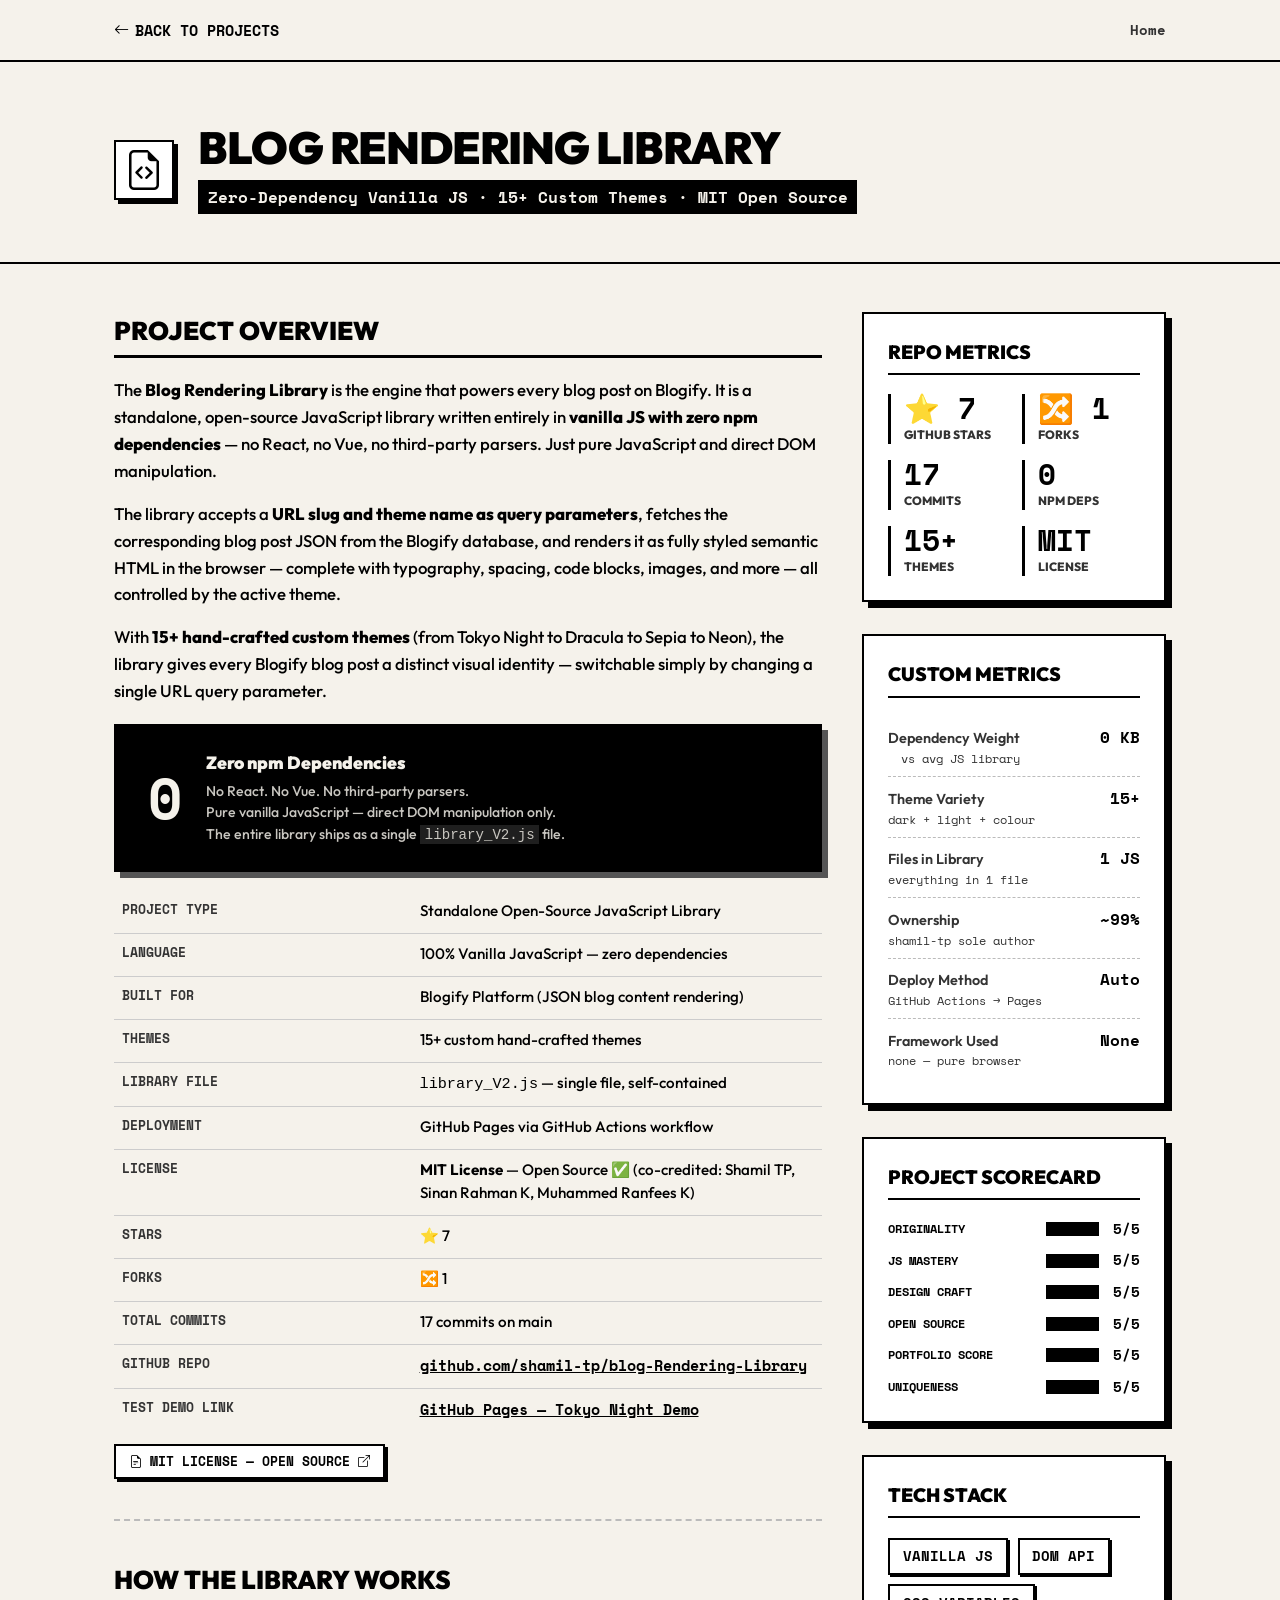
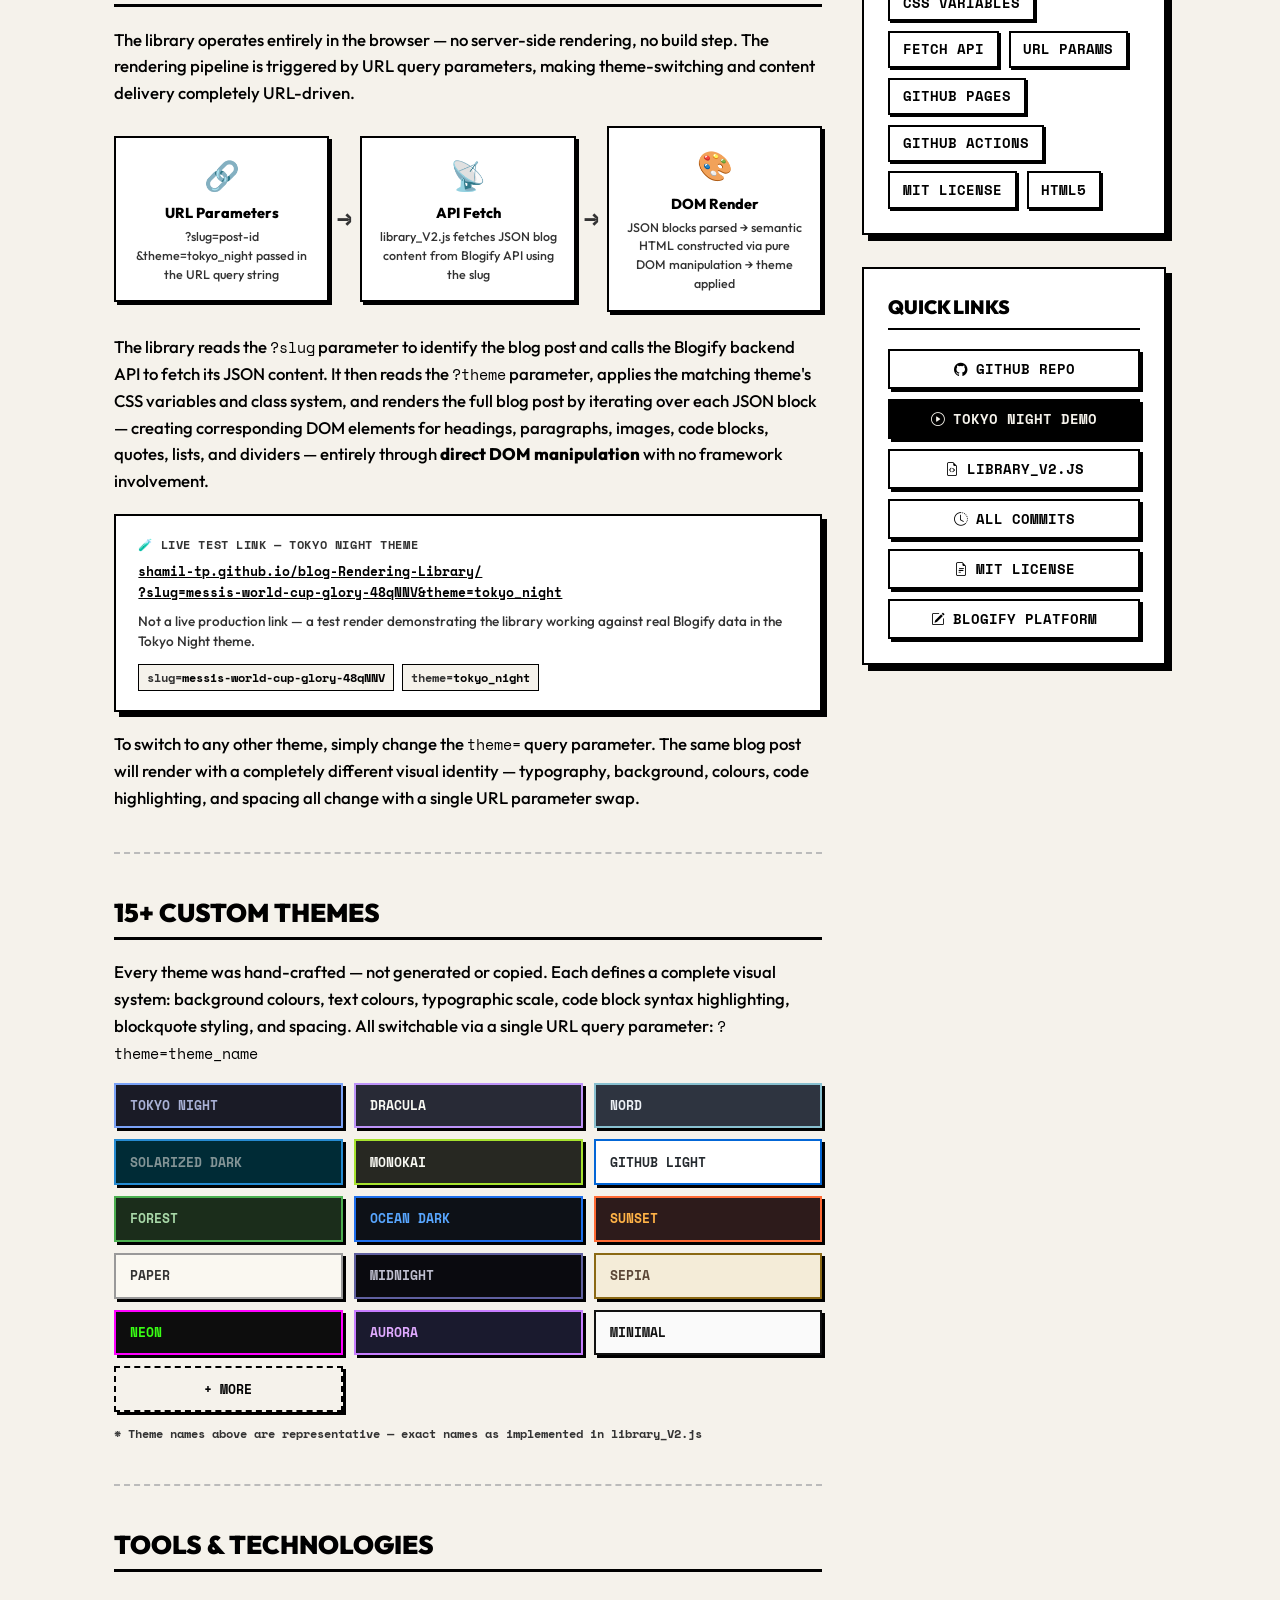
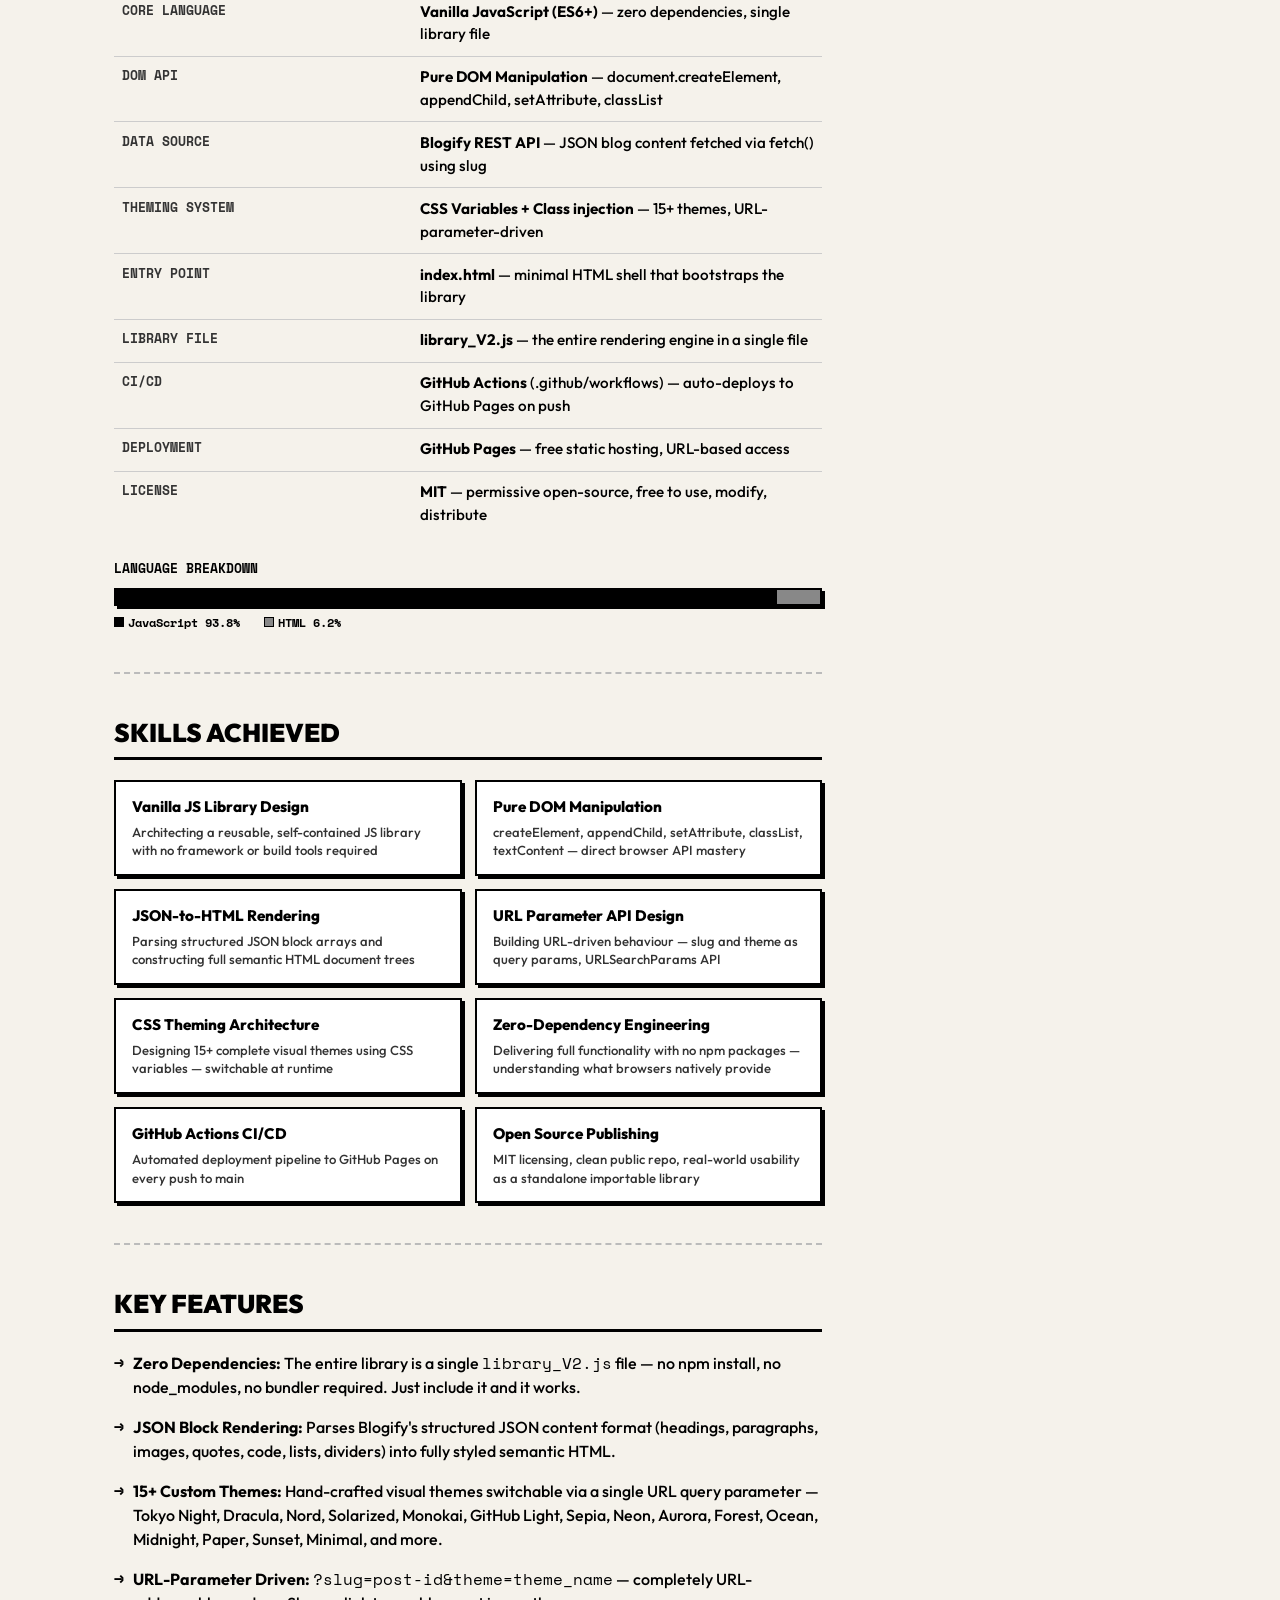
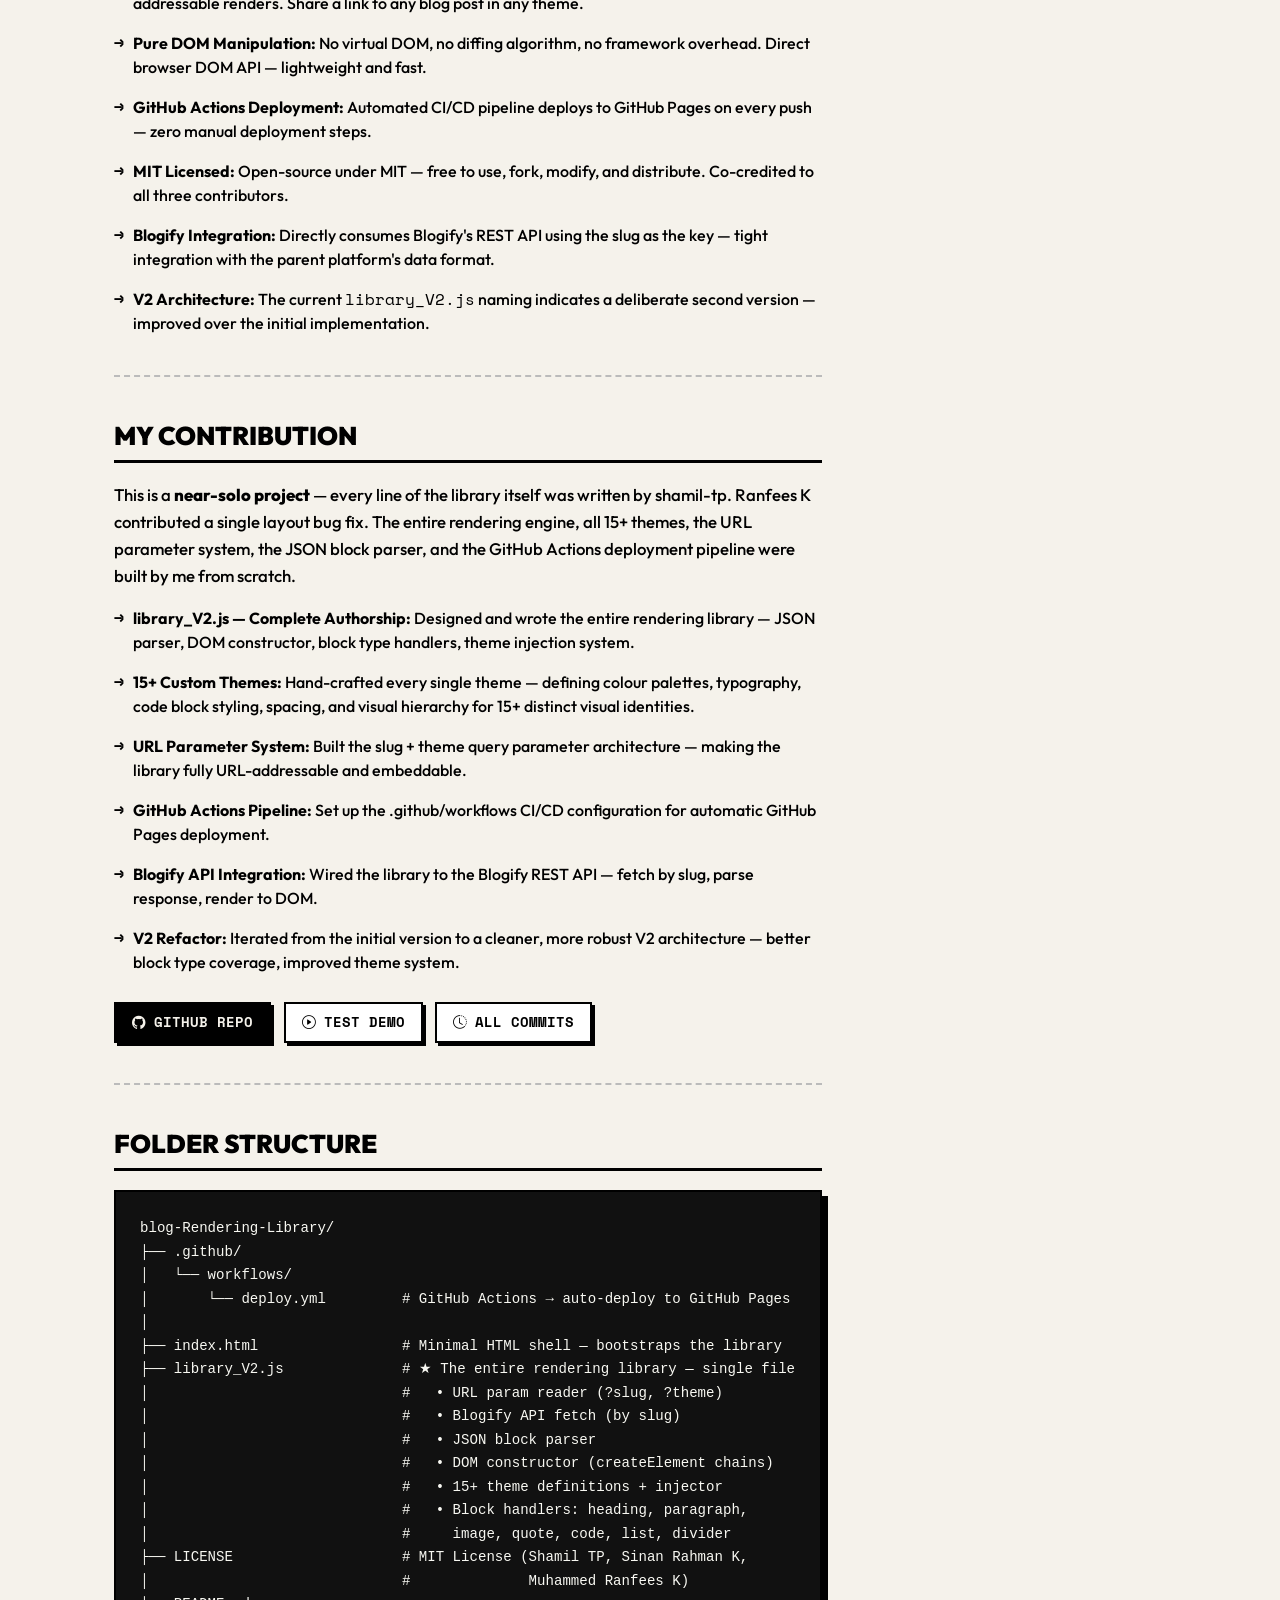
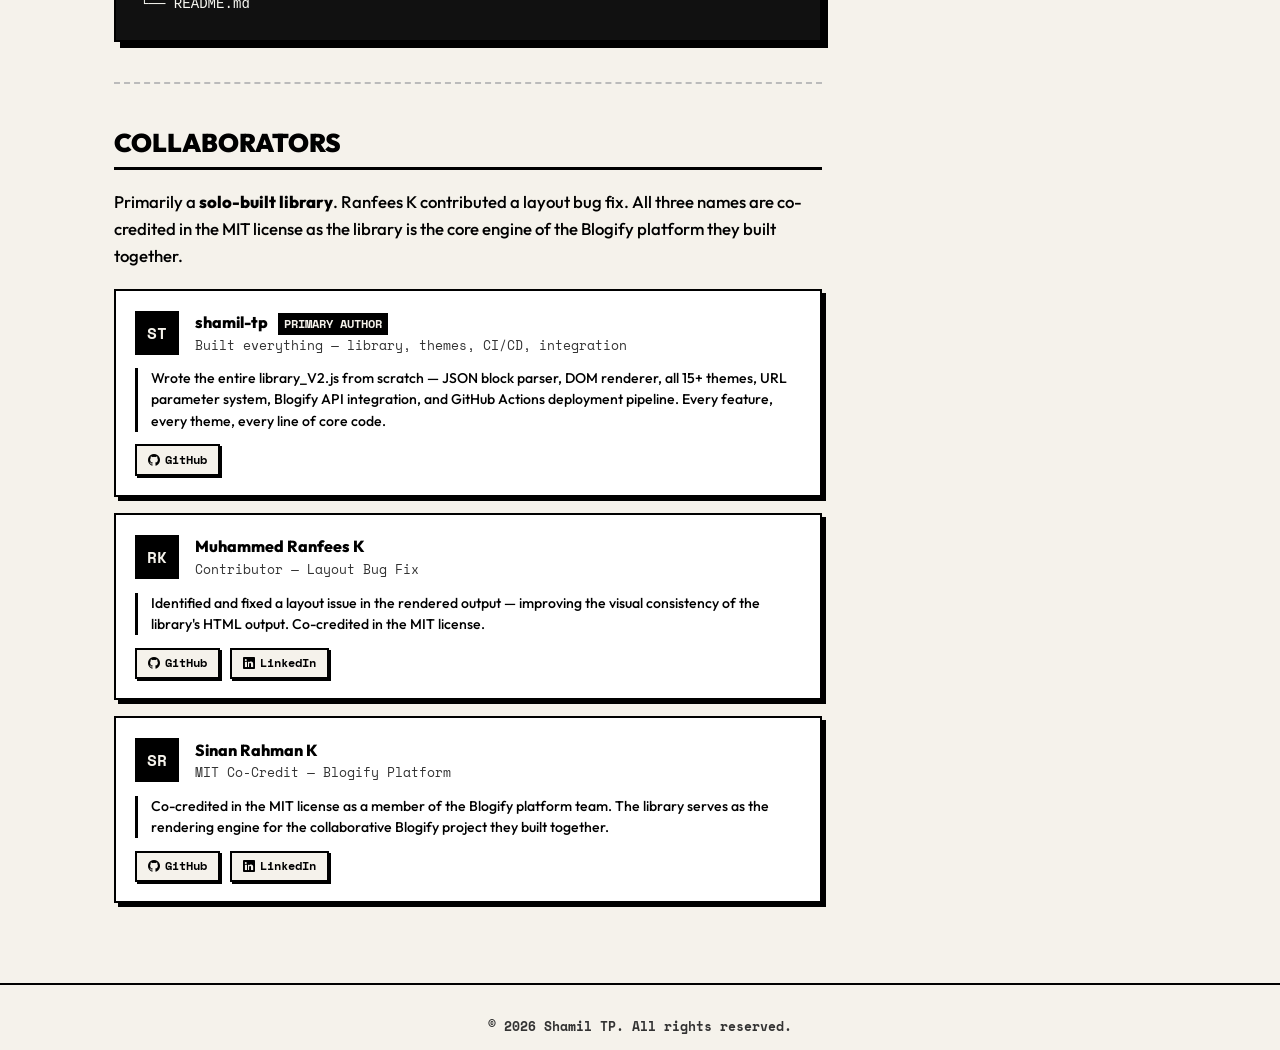
<file: blog-rendering-lib.html>
<!DOCTYPE html>
<html lang="en">
<head>
    <meta charset="UTF-8">
    <meta name="viewport" content="width=device-width, initial-scale=1.0">
    <title>Blog Rendering Library | Shamil TP</title>
    <link rel="preconnect" href="https://fonts.googleapis.com">
    <link rel="preconnect" href="https://fonts.gstatic.com" crossorigin>
    <link href="https://fonts.googleapis.com/css2?family=Outfit:wght@300;400;500;600;700;900&family=Space+Mono:ital,wght@0,400;0,700;1,400;1,700&display=swap" rel="stylesheet">
    <link rel="stylesheet" href="https://cdn.jsdelivr.net/npm/bootstrap-icons@1.11.3/font/bootstrap-icons.min.css">
    <style>
        :root {
            --bg-color: #F5F2EB;
            --card-bg: #FFFFFF;
            --text-primary: #000000;
            --text-secondary: #333333;
            --border-color: #000000;
            --nav-bg: rgba(245, 242, 235, 0.95);
            --font-main: 'Outfit', 'Helvetica Neue', sans-serif;
            --font-mono: 'Space Mono', 'Fira Code', monospace;
            --transition: transform 0.2s cubic-bezier(0.16, 1, 0.3, 1), box-shadow 0.2s cubic-bezier(0.16, 1, 0.3, 1), background-color 0.2s;
        }
        * { margin: 0; padding: 0; box-sizing: border-box; }
        body { background-color: var(--bg-color); color: var(--text-primary); font-family: var(--font-main); line-height: 1.5; font-size: 15px; }
        a { text-decoration: none; color: inherit; }
        .container { max-width: 1100px; margin: 0 auto; padding: 0 1.5rem; }

        .navbar { background: var(--nav-bg); border-bottom: 2px solid var(--border-color); position: sticky; top: 0; z-index: 100; backdrop-filter: blur(10px); }
        .nav-container { display: flex; justify-content: space-between; align-items: center; height: 60px; }
        .back-link { font-weight: 800; font-family: var(--font-mono); font-size: 0.95rem; color: var(--text-primary); display: flex; align-items: center; gap: 0.4rem; transition: var(--transition); text-transform: uppercase; }
        .back-link:hover { text-decoration: underline; }
        .nav-links { display: flex; list-style: none; gap: 1.5rem; }
        .nav-links a { font-family: var(--font-mono); color: var(--text-secondary); font-size: 0.9rem; font-weight: 700; }
        .nav-links a:hover { color: var(--text-primary); text-decoration: underline; }

        .project-header { background: var(--bg-color); padding: 4rem 0 3rem 0; border-bottom: 2px solid var(--border-color); margin-bottom: 3rem; }
        .header-container { display: flex; align-items: center; gap: 1.5rem; }
        .header-icon { width: 60px; height: 60px; display: flex; align-items: center; justify-content: center; font-size: 2.5rem; border: 2px solid var(--border-color); background: var(--card-bg); box-shadow: 4px 4px 0px rgba(0,0,0,1); flex-shrink: 0; }
        .project-title { font-size: 2.8rem; font-weight: 900; margin-bottom: 0.3rem; letter-spacing: -1px; text-transform: uppercase; line-height: 1; }
        .project-subtitle { font-family: var(--font-mono); font-size: 1rem; font-weight: 700; background: var(--text-primary); color: var(--bg-color); display: inline-block; padding: 0.3rem 0.6rem; margin-top: 0.3rem; }

        .content-grid { display: grid; grid-template-columns: 7fr 3fr; gap: 2.5rem; padding-bottom: 5rem; align-items: start; }
        .content-section { margin-bottom: 2.5rem; }
        .content-section:last-child { margin-bottom: 0; }
        .section-heading { font-size: 1.6rem; font-weight: 900; margin-bottom: 1.2rem; border-bottom: 3px solid var(--border-color); padding-bottom: 0.3rem; text-transform: uppercase; }

        .prose p { margin-bottom: 1rem; font-size: 1.05rem; line-height: 1.6; font-weight: 500; }
        .prose p:last-child { margin-bottom: 0; }
        .prose strong { font-weight: 800; }

        .feature-list { list-style: none; padding-left: 0; margin-top: 1rem; }
        .feature-list li { margin-bottom: 1rem; line-height: 1.5; font-size: 1rem; position: relative; padding-left: 1.2rem; font-weight: 500; }
        .feature-list li::before { content: '→'; position: absolute; left: 0; font-family: var(--font-mono); font-weight: 900; }

        .code-block { background: #111; border: 2px solid var(--border-color); padding: 1.5rem; overflow-x: auto; box-shadow: 6px 6px 0px rgba(0,0,0,1); margin-top: 1.2rem; }
        .code-block pre { font-family: var(--font-mono); font-size: 0.88rem; color: #f8f8f2; line-height: 1.6; }
        /* Syntax colours */
        .tok-comment { color: #6272a4; }
        .tok-string { color: #f1fa8c; }
        .tok-key { color: #8be9fd; }
        .tok-fn { color: #50fa7b; }
        .tok-kw { color: #ff79c6; }
        .tok-num { color: #bd93f9; }

        .sidebar-widget { background: var(--card-bg); border: 2px solid var(--border-color); padding: 1.5rem; margin-bottom: 2rem; box-shadow: 6px 6px 0px rgba(0,0,0,1); }
        .sidebar-widget:last-child { margin-bottom: 0; }
        .widget-title { font-size: 1.2rem; font-weight: 900; margin-bottom: 1.2rem; text-transform: uppercase; border-bottom: 2px solid var(--border-color); padding-bottom: 0.4rem; }

        .metric-grid { display: grid; grid-template-columns: 1fr 1fr; gap: 1rem; }
        .metric-item { display: flex; flex-direction: column; border-left: 3px solid var(--text-primary); padding-left: 0.8rem; }
        .m-val { font-family: var(--font-mono); font-size: 1.8rem; font-weight: 900; line-height: 1; margin-bottom: 0.2rem; }
        .m-label { font-size: 0.75rem; text-transform: uppercase; font-weight: 800; color: var(--text-secondary); }

        .tag-cloud { display: flex; flex-wrap: wrap; gap: 0.6rem; }
        .tag { font-family: var(--font-mono); background: var(--card-bg); padding: 0.4rem 0.8rem; border: 2px solid var(--border-color); font-size: 0.85rem; font-weight: 700; box-shadow: 2px 2px 0px rgba(0,0,0,1); transition: var(--transition); text-transform: uppercase; }
        .tag:hover { transform: translate(-2px,-2px); box-shadow: 4px 4px 0px rgba(0,0,0,1); background: var(--text-primary); color: var(--bg-color); }

        .footer { border-top: 2px solid var(--border-color); padding: 2rem 0; text-align: center; color: var(--text-secondary); font-size: 0.8rem; font-family: var(--font-mono); font-weight: 700; }

        .info-table { width: 100%; border-collapse: collapse; margin-top: 1rem; }
        .info-table tr { border-bottom: 1px solid #ccc; }
        .info-table tr:last-child { border-bottom: none; }
        .info-table td { padding: 0.6rem 0.5rem; font-size: 0.95rem; font-weight: 500; vertical-align: top; }
        .info-table td:first-child { font-family: var(--font-mono); font-weight: 700; font-size: 0.82rem; text-transform: uppercase; color: var(--text-secondary); width: 42%; }

        .section-divider { border: none; border-top: 2px dashed #bbb; margin: 2.5rem 0; }

        .link-btn { display: inline-flex; align-items: center; gap: 0.5rem; font-family: var(--font-mono); font-weight: 700; font-size: 0.85rem; border: 2px solid var(--border-color); padding: 0.5rem 1rem; background: var(--card-bg); box-shadow: 3px 3px 0 #000; transition: var(--transition); text-transform: uppercase; margin-top: 0.8rem; margin-right: 0.6rem; }
        .link-btn:hover { transform: translate(-2px,-2px); box-shadow: 5px 5px 0 #000; background: var(--text-primary); color: var(--bg-color); }
        .link-btn.primary { background: var(--text-primary); color: var(--bg-color); }
        .link-btn.primary:hover { background: var(--bg-color); color: var(--text-primary); }

        .custom-metric-row { display: flex; justify-content: space-between; align-items: baseline; padding: 0.55rem 0; border-bottom: 1px dashed #bbb; }
        .custom-metric-row:last-child { border-bottom: none; }
        .cm-label { font-weight: 600; color: var(--text-secondary); flex: 1; font-size: 0.9rem; }
        .cm-val { font-family: var(--font-mono); font-weight: 900; font-size: 1rem; text-align: right; }
        .cm-note { font-family: var(--font-mono); font-size: 0.72rem; color: var(--text-secondary); text-align: right; }

        .scorecard { margin-top: 1rem; display: flex; flex-direction: column; gap: 0.7rem; }
        .score-row { display: flex; align-items: center; gap: 0.8rem; }
        .score-label { font-family: var(--font-mono); font-size: 0.75rem; font-weight: 700; text-transform: uppercase; width: 145px; flex-shrink: 0; }
        .score-bar-wrap { flex: 1; height: 14px; border: 2px solid var(--border-color); background: var(--bg-color); }
        .score-bar { height: 100%; background: var(--text-primary); }
        .score-num { font-family: var(--font-mono); font-weight: 900; font-size: 0.85rem; width: 28px; text-align: right; }

        .skills-grid { display: grid; grid-template-columns: 1fr 1fr; gap: 0.8rem; margin-top: 1rem; }
        .skill-card { border: 2px solid var(--border-color); padding: 0.9rem 1rem; background: var(--card-bg); box-shadow: 3px 3px 0px rgba(0,0,0,1); transition: var(--transition); }
        .skill-card:hover { transform: translate(-2px,-2px); box-shadow: 5px 5px 0px rgba(0,0,0,1); }
        .skill-name { font-weight: 800; font-size: 0.95rem; margin-bottom: 0.25rem; }
        .skill-desc { font-size: 0.82rem; color: var(--text-secondary); font-weight: 500; line-height: 1.4; }

        /* Zero-dep badge — hero */
        .zero-dep-hero { border: 2px solid var(--border-color); padding: 1.5rem 2rem; background: var(--text-primary); color: var(--bg-color); box-shadow: 6px 6px 0 #555; margin: 1.2rem 0; display: flex; align-items: center; gap: 1.5rem; }
        .zero-big { font-family: var(--font-mono); font-size: 3.5rem; font-weight: 900; line-height: 1; flex-shrink: 0; }
        .zero-text strong { font-weight: 900; font-size: 1.1rem; display: block; margin-bottom: 0.3rem; }
        .zero-text span { font-size: 0.88rem; opacity: 0.82; font-weight: 500; line-height: 1.5; display: block; }

        /* Theme showcase grid */
        .theme-grid { display: grid; grid-template-columns: repeat(3, 1fr); gap: 0.7rem; margin-top: 1rem; }
        .theme-card { border: 2px solid var(--border-color); padding: 0.7rem 0.9rem; font-family: var(--font-mono); font-size: 0.8rem; font-weight: 700; text-transform: uppercase; box-shadow: 3px 3px 0 #000; transition: var(--transition); cursor: default; }
        .theme-card:hover { transform: translate(-2px,-2px); box-shadow: 5px 5px 0 #000; }
        /* Individual theme colours */
        .th-tokyo { background: #1a1b26; color: #a9b1d6; border-color: #7aa2f7; }
        .th-dracula { background: #282a36; color: #f8f8f2; border-color: #bd93f9; }
        .th-nord { background: #2e3440; color: #eceff4; border-color: #88c0d0; }
        .th-solarized { background: #002b36; color: #839496; border-color: #268bd2; }
        .th-monokai { background: #272822; color: #f8f8f2; border-color: #a6e22e; }
        .th-github { background: #ffffff; color: #24292e; border-color: #0366d6; }
        .th-forest { background: #1b2d1b; color: #a8d8a8; border-color: #4caf50; }
        .th-ocean { background: #0d1117; color: #58a6ff; border-color: #1f6feb; }
        .th-sunset { background: #2d1b1b; color: #ffb347; border-color: #ff6b35; }
        .th-paper { background: #faf8f1; color: #333; border-color: #999; }
        .th-midnight { background: #0a0a0f; color: #c0c0d0; border-color: #6060a0; }
        .th-sepia { background: #f4ecd8; color: #5b4636; border-color: #8b6914; }
        .th-neon { background: #0d0d0d; color: #39ff14; border-color: #ff00ff; }
        .th-aurora { background: #1a1a2e; color: #e0aaff; border-color: #c77dff; }
        .th-minimal { background: #fafafa; color: #111; border-color: #111; }
        .th-more { background: var(--bg-color); color: var(--text-primary); border: 2px dashed var(--border-color); display: flex; align-items: center; justify-content: center; }

        /* MIT badge */
        .mit-badge { display: inline-flex; align-items: center; gap: 0.5rem; font-family: var(--font-mono); font-size: 0.82rem; font-weight: 700; border: 2px solid var(--border-color); padding: 0.35rem 0.8rem; background: var(--card-bg); box-shadow: 3px 3px 0 #000; text-transform: uppercase; margin-top: 0.8rem; transition: var(--transition); }
        .mit-badge:hover { transform: translate(-2px,-2px); box-shadow: 5px 5px 0 #000; background: var(--text-primary); color: var(--bg-color); }

        /* How it renders flow */
        .render-flow { display: grid; grid-template-columns: 1fr auto 1fr auto 1fr; gap: 0.5rem; align-items: center; margin-top: 1.2rem; }
        .rf-box { border: 2px solid var(--border-color); padding: 1rem; background: var(--card-bg); box-shadow: 3px 3px 0 #000; text-align: center; }
        .rf-icon { font-size: 1.8rem; margin-bottom: 0.4rem; }
        .rf-title { font-weight: 800; font-size: 0.9rem; margin-bottom: 0.2rem; }
        .rf-desc { font-size: 0.78rem; color: var(--text-secondary); font-weight: 500; }
        .rf-arrow { font-family: var(--font-mono); font-weight: 900; font-size: 1.5rem; color: var(--text-secondary); text-align: center; }

        /* Collab card */
        .collab-card { border: 2px solid var(--border-color); padding: 1.2rem; background: var(--card-bg); box-shadow: 4px 4px 0 #000; margin-bottom: 1rem; transition: var(--transition); }
        .collab-card:hover { transform: translate(-2px,-2px); box-shadow: 6px 6px 0 #000; }
        .collab-card:last-child { margin-bottom: 0; }
        .collab-top { display: flex; align-items: center; gap: 1rem; margin-bottom: 0.8rem; }
        .collab-avatar { width: 44px; height: 44px; border: 2px solid #000; background: #000; color: #F5F2EB; display: flex; align-items: center; justify-content: center; font-family: var(--font-mono); font-weight: 900; font-size: 1rem; flex-shrink: 0; }
        .collab-name { font-weight: 800; font-size: 1rem; }
        .collab-role { font-size: 0.82rem; color: var(--text-secondary); font-family: var(--font-mono); margin-top: 0.1rem; }
        .collab-work { font-size: 0.88rem; font-weight: 500; color: var(--text-primary); line-height: 1.5; margin-bottom: 0.8rem; padding-left: 0.8rem; border-left: 3px solid var(--border-color); }
        .collab-links { display: flex; gap: 0.6rem; flex-wrap: wrap; }
        .collab-link { font-family: var(--font-mono); font-size: 0.75rem; font-weight: 700; border: 2px solid var(--border-color); padding: 0.3rem 0.7rem; background: var(--bg-color); box-shadow: 2px 2px 0 #000; transition: var(--transition); display: inline-flex; align-items: center; gap: 0.3rem; }
        .collab-link:hover { background: var(--text-primary); color: var(--bg-color); transform: translate(-1px,-1px); box-shadow: 3px 3px 0 #000; }

        /* Test link box */
        .test-link-box { border: 2px solid var(--border-color); padding: 1.2rem 1.4rem; background: var(--card-bg); box-shadow: 5px 5px 0 #000; margin-top: 1.2rem; }
        .tl-label { font-family: var(--font-mono); font-size: 0.72rem; font-weight: 900; text-transform: uppercase; letter-spacing: 0.05em; margin-bottom: 0.5rem; color: var(--text-secondary); }
        .tl-url { font-family: var(--font-mono); font-size: 0.82rem; font-weight: 700; word-break: break-all; line-height: 1.6; }
        .tl-note { font-size: 0.85rem; color: var(--text-secondary); margin-top: 0.5rem; font-weight: 500; }
        .tl-params { display: flex; flex-wrap: wrap; gap: 0.5rem; margin-top: 0.8rem; }
        .tl-param { font-family: var(--font-mono); font-size: 0.75rem; font-weight: 700; border: 1.5px solid var(--border-color); padding: 0.2rem 0.5rem; background: var(--bg-color); }
        .tl-param span { color: var(--text-secondary); }

        @media (max-width: 900px) {
            .content-grid { grid-template-columns: 1fr; gap: 2rem; }
            .header-container { flex-direction: column; align-items: center; text-align: center; gap: 1rem; }
            .skills-grid { grid-template-columns: 1fr; }
            .theme-grid { grid-template-columns: repeat(2, 1fr); }
            .render-flow { grid-template-columns: 1fr; }
            .rf-arrow { transform: rotate(90deg); }
            .score-label { width: 115px; font-size: 0.7rem; }
        }
    </style>
</head>
<body>

    <nav class="navbar">
        <div class="container nav-container">
            <a href="mycontributions.html" class="back-link"><i class="bi bi-arrow-left"></i> Back to Projects</a>
            <ul class="nav-links"><li><a href="index.html">Home</a></li></ul>
        </div>
    </nav>

    <header class="project-header">
        <div class="container header-container">
            <div class="header-icon"><i class="bi bi-file-earmark-code"></i></div>
            <div class="header-info">
                <h1 class="project-title">Blog Rendering Library</h1>
                <p class="project-subtitle">Zero-Dependency Vanilla JS · 15+ Custom Themes · MIT Open Source</p>
            </div>
        </div>
    </header>

    <main>
        <div class="container content-grid">

            <!-- ═══════════════ MAIN COLUMN ═══════════════ -->
            <div class="main-column">

                <!-- 1. OVERVIEW -->
                <section class="content-section">
                    <h2 class="section-heading">Project Overview</h2>
                    <div class="prose">
                        <p>The <strong>Blog Rendering Library</strong> is the engine that powers every blog post on Blogify. It is a standalone, open-source JavaScript library written entirely in <strong>vanilla JS with zero npm dependencies</strong> — no React, no Vue, no third-party parsers. Just pure JavaScript and direct DOM manipulation.</p>
                        <p>The library accepts a <strong>URL slug and theme name as query parameters</strong>, fetches the corresponding blog post JSON from the Blogify database, and renders it as fully styled semantic HTML in the browser — complete with typography, spacing, code blocks, images, and more — all controlled by the active theme.</p>
                        <p>With <strong>15+ hand-crafted custom themes</strong> (from Tokyo Night to Dracula to Sepia to Neon), the library gives every Blogify blog post a distinct visual identity — switchable simply by changing a single URL query parameter.</p>
                    </div>

                    <!-- Zero dep hero -->
                    <div class="zero-dep-hero">
                        <div class="zero-big">0</div>
                        <div class="zero-text">
                            <strong>Zero npm Dependencies</strong>
                            <span>No React. No Vue. No third-party parsers.<br>Pure vanilla JavaScript — direct DOM manipulation only.<br>The entire library ships as a single <code style="background:rgba(255,255,255,0.15);padding:0.1rem 0.3rem;">library_V2.js</code> file.</span>
                        </div>
                    </div>

                    <table class="info-table">
                        <tr><td>Project Type</td><td>Standalone Open-Source JavaScript Library</td></tr>
                        <tr><td>Language</td><td>100% Vanilla JavaScript — zero dependencies</td></tr>
                        <tr><td>Built For</td><td>Blogify Platform (JSON blog content rendering)</td></tr>
                        <tr><td>Themes</td><td>15+ custom hand-crafted themes</td></tr>
                        <tr><td>Library File</td><td><code>library_V2.js</code> — single file, self-contained</td></tr>
                        <tr><td>Deployment</td><td>GitHub Pages via GitHub Actions workflow</td></tr>
                        <tr><td>License</td><td><strong>MIT License</strong> — Open Source ✅ (co-credited: Shamil TP, Sinan Rahman K, Muhammed Ranfees K)</td></tr>
                        <tr><td>Stars</td><td>⭐ 7</td></tr>
                        <tr><td>Forks</td><td>🔀 1</td></tr>
                        <tr><td>Total Commits</td><td>17 commits on main</td></tr>
                        <tr><td>GitHub Repo</td><td><a href="https://github.com/shamil-tp/blog-Rendering-Library" target="_blank" style="font-family:var(--font-mono);font-weight:700;text-decoration:underline;">github.com/shamil-tp/blog-Rendering-Library</a></td></tr>
                        <tr><td>Test Demo Link</td><td><a href="https://shamil-tp.github.io/blog-Rendering-Library/?slug=messis-world-cup-glory-48qNNV&theme=tokyo_night" target="_blank" style="font-family:var(--font-mono);font-weight:700;text-decoration:underline;">GitHub Pages — Tokyo Night Demo</a></td></tr>
                    </table>

                    <a href="https://github.com/shamil-tp/blog-Rendering-Library?tab=MIT-1-ov-file#readme" target="_blank" class="mit-badge">
                        <i class="bi bi-file-earmark-text"></i> MIT License — Open Source
                        <i class="bi bi-box-arrow-up-right" style="font-size:0.75rem;"></i>
                    </a>
                </section>

                <hr class="section-divider">

                <!-- 2. HOW IT WORKS -->
                <section class="content-section">
                    <h2 class="section-heading">How The Library Works</h2>
                    <div class="prose">
                        <p>The library operates entirely in the browser — no server-side rendering, no build step. The rendering pipeline is triggered by URL query parameters, making theme-switching and content delivery completely URL-driven.</p>
                    </div>

                    <!-- Render flow -->
                    <div class="render-flow">
                        <div class="rf-box">
                            <div class="rf-icon">🔗</div>
                            <div class="rf-title">URL Parameters</div>
                            <div class="rf-desc">?slug=post-id &theme=tokyo_night passed in the URL query string</div>
                        </div>
                        <div class="rf-arrow">→</div>
                        <div class="rf-box">
                            <div class="rf-icon">📡</div>
                            <div class="rf-title">API Fetch</div>
                            <div class="rf-desc">library_V2.js fetches JSON blog content from Blogify API using the slug</div>
                        </div>
                        <div class="rf-arrow">→</div>
                        <div class="rf-box">
                            <div class="rf-icon">🎨</div>
                            <div class="rf-title">DOM Render</div>
                            <div class="rf-desc">JSON blocks parsed → semantic HTML constructed via pure DOM manipulation → theme applied</div>
                        </div>
                    </div>

                    <div class="prose" style="margin-top:1.4rem;">
                        <p>The library reads the <code style="font-family:var(--font-mono);font-size:0.9em;">?slug</code> parameter to identify the blog post and calls the Blogify backend API to fetch its JSON content. It then reads the <code style="font-family:var(--font-mono);font-size:0.9em;">?theme</code> parameter, applies the matching theme's CSS variables and class system, and renders the full blog post by iterating over each JSON block — creating corresponding DOM elements for headings, paragraphs, images, code blocks, quotes, lists, and dividers — entirely through <strong>direct DOM manipulation</strong> with no framework involvement.</p>
                    </div>

                    <!-- Test link -->
                    <div class="test-link-box">
                        <div class="tl-label">🧪 Live Test Link — Tokyo Night Theme</div>
                        <div class="tl-url">
                            <a href="https://shamil-tp.github.io/blog-Rendering-Library/?slug=messis-world-cup-glory-48qNNV&theme=tokyo_night" target="_blank" style="text-decoration:underline;font-weight:700;">
                                shamil-tp.github.io/blog-Rendering-Library/<br>?slug=messis-world-cup-glory-48qNNV&theme=tokyo_night
                            </a>
                        </div>
                        <div class="tl-note">Not a live production link — a test render demonstrating the library working against real Blogify data in the Tokyo Night theme.</div>
                        <div class="tl-params">
                            <div class="tl-param"><span>slug=</span>messis-world-cup-glory-48qNNV</div>
                            <div class="tl-param"><span>theme=</span>tokyo_night</div>
                        </div>
                    </div>

                    <div class="prose" style="margin-top:1.2rem;">
                        <p>To switch to any other theme, simply change the <code style="font-family:var(--font-mono);font-size:0.9em;">theme=</code> query parameter. The same blog post will render with a completely different visual identity — typography, background, colours, code highlighting, and spacing all change with a single URL parameter swap.</p>
                    </div>
                </section>

                <hr class="section-divider">

                <!-- 3. THEMES SHOWCASE -->
                <section class="content-section">
                    <h2 class="section-heading">15+ Custom Themes</h2>
                    <div class="prose">
                        <p>Every theme was hand-crafted — not generated or copied. Each defines a complete visual system: background colours, text colours, typographic scale, code block syntax highlighting, blockquote styling, and spacing. All switchable via a single URL query parameter: <code style="font-family:var(--font-mono);font-size:0.9em;">?theme=theme_name</code></p>
                    </div>

                    <div class="theme-grid">
                        <div class="theme-card th-tokyo">Tokyo Night</div>
                        <div class="theme-card th-dracula">Dracula</div>
                        <div class="theme-card th-nord">Nord</div>
                        <div class="theme-card th-solarized">Solarized Dark</div>
                        <div class="theme-card th-monokai">Monokai</div>
                        <div class="theme-card th-github">GitHub Light</div>
                        <div class="theme-card th-forest">Forest</div>
                        <div class="theme-card th-ocean">Ocean Dark</div>
                        <div class="theme-card th-sunset">Sunset</div>
                        <div class="theme-card th-paper">Paper</div>
                        <div class="theme-card th-midnight">Midnight</div>
                        <div class="theme-card th-sepia">Sepia</div>
                        <div class="theme-card th-neon">Neon</div>
                        <div class="theme-card th-aurora">Aurora</div>
                        <div class="theme-card th-minimal">Minimal</div>
                        <div class="theme-card th-more">+ more</div>
                    </div>

                    <p style="font-family:var(--font-mono);font-size:0.78rem;font-weight:700;margin-top:0.8rem;color:var(--text-secondary);">* Theme names above are representative — exact names as implemented in library_V2.js</p>
                </section>

                <hr class="section-divider">

                <!-- 4. TOOLS USED -->
                <section class="content-section">
                    <h2 class="section-heading">Tools & Technologies</h2>
                    <table class="info-table" style="margin-top:0.5rem;">
                        <tr><td>Core Language</td><td><strong>Vanilla JavaScript (ES6+)</strong> — zero dependencies, single library file</td></tr>
                        <tr><td>DOM API</td><td><strong>Pure DOM Manipulation</strong> — document.createElement, appendChild, setAttribute, classList</td></tr>
                        <tr><td>Data Source</td><td><strong>Blogify REST API</strong> — JSON blog content fetched via fetch() using slug</td></tr>
                        <tr><td>Theming System</td><td><strong>CSS Variables + Class injection</strong> — 15+ themes, URL-parameter-driven</td></tr>
                        <tr><td>Entry Point</td><td><strong>index.html</strong> — minimal HTML shell that bootstraps the library</td></tr>
                        <tr><td>Library File</td><td><strong>library_V2.js</strong> — the entire rendering engine in a single file</td></tr>
                        <tr><td>CI/CD</td><td><strong>GitHub Actions</strong> (.github/workflows) — auto-deploys to GitHub Pages on push</td></tr>
                        <tr><td>Deployment</td><td><strong>GitHub Pages</strong> — free static hosting, URL-based access</td></tr>
                        <tr><td>License</td><td><strong>MIT</strong> — permissive open-source, free to use, modify, distribute</td></tr>
                    </table>

                    <div style="margin-top:1.4rem;">
                        <p style="font-family:var(--font-mono);font-size:0.8rem;font-weight:700;text-transform:uppercase;margin-bottom:0.6rem;">Language Breakdown</p>
                        <div style="height:18px;border:2px solid #000;display:flex;overflow:hidden;box-shadow:3px 3px 0 #000;">
                            <div style="width:93.8%;background:#000;" title="JavaScript 93.8%"></div>
                            <div style="width:6.2%;background:#888;" title="HTML 6.2%"></div>
                        </div>
                        <div style="display:flex;gap:1.5rem;margin-top:0.5rem;font-family:var(--font-mono);font-size:0.78rem;font-weight:700;">
                            <span><span style="display:inline-block;width:10px;height:10px;background:#000;border:1px solid #000;margin-right:4px;"></span>JavaScript 93.8%</span>
                            <span><span style="display:inline-block;width:10px;height:10px;background:#888;border:1px solid #000;margin-right:4px;"></span>HTML 6.2%</span>
                        </div>
                    </div>
                </section>

                <hr class="section-divider">

                <!-- 5. SKILLS ACHIEVED -->
                <section class="content-section">
                    <h2 class="section-heading">Skills Achieved</h2>
                    <div class="skills-grid">
                        <div class="skill-card">
                            <div class="skill-name">Vanilla JS Library Design</div>
                            <div class="skill-desc">Architecting a reusable, self-contained JS library with no framework or build tools required</div>
                        </div>
                        <div class="skill-card">
                            <div class="skill-name">Pure DOM Manipulation</div>
                            <div class="skill-desc">createElement, appendChild, setAttribute, classList, textContent — direct browser API mastery</div>
                        </div>
                        <div class="skill-card">
                            <div class="skill-name">JSON-to-HTML Rendering</div>
                            <div class="skill-desc">Parsing structured JSON block arrays and constructing full semantic HTML document trees</div>
                        </div>
                        <div class="skill-card">
                            <div class="skill-name">URL Parameter API Design</div>
                            <div class="skill-desc">Building URL-driven behaviour — slug and theme as query params, URLSearchParams API</div>
                        </div>
                        <div class="skill-card">
                            <div class="skill-name">CSS Theming Architecture</div>
                            <div class="skill-desc">Designing 15+ complete visual themes using CSS variables — switchable at runtime</div>
                        </div>
                        <div class="skill-card">
                            <div class="skill-name">Zero-Dependency Engineering</div>
                            <div class="skill-desc">Delivering full functionality with no npm packages — understanding what browsers natively provide</div>
                        </div>
                        <div class="skill-card">
                            <div class="skill-name">GitHub Actions CI/CD</div>
                            <div class="skill-desc">Automated deployment pipeline to GitHub Pages on every push to main</div>
                        </div>
                        <div class="skill-card">
                            <div class="skill-name">Open Source Publishing</div>
                            <div class="skill-desc">MIT licensing, clean public repo, real-world usability as a standalone importable library</div>
                        </div>
                    </div>
                </section>

                <hr class="section-divider">

                <!-- 6. KEY FEATURES -->
                <section class="content-section">
                    <h2 class="section-heading">Key Features</h2>
                    <ul class="feature-list">
                        <li><strong>Zero Dependencies:</strong> The entire library is a single <code style="font-family:var(--font-mono);">library_V2.js</code> file — no npm install, no node_modules, no bundler required. Just include it and it works.</li>
                        <li><strong>JSON Block Rendering:</strong> Parses Blogify's structured JSON content format (headings, paragraphs, images, quotes, code, lists, dividers) into fully styled semantic HTML.</li>
                        <li><strong>15+ Custom Themes:</strong> Hand-crafted visual themes switchable via a single URL query parameter — Tokyo Night, Dracula, Nord, Solarized, Monokai, GitHub Light, Sepia, Neon, Aurora, Forest, Ocean, Midnight, Paper, Sunset, Minimal, and more.</li>
                        <li><strong>URL-Parameter Driven:</strong> <code style="font-family:var(--font-mono);">?slug=post-id&theme=theme_name</code> — completely URL-addressable renders. Share a link to any blog post in any theme.</li>
                        <li><strong>Pure DOM Manipulation:</strong> No virtual DOM, no diffing algorithm, no framework overhead. Direct browser DOM API — lightweight and fast.</li>
                        <li><strong>GitHub Actions Deployment:</strong> Automated CI/CD pipeline deploys to GitHub Pages on every push — zero manual deployment steps.</li>
                        <li><strong>MIT Licensed:</strong> Open-source under MIT — free to use, fork, modify, and distribute. Co-credited to all three contributors.</li>
                        <li><strong>Blogify Integration:</strong> Directly consumes Blogify's REST API using the slug as the key — tight integration with the parent platform's data format.</li>
                        <li><strong>V2 Architecture:</strong> The current <code style="font-family:var(--font-mono);">library_V2.js</code> naming indicates a deliberate second version — improved over the initial implementation.</li>
                    </ul>
                </section>

                <hr class="section-divider">

                <!-- 7. MY CONTRIBUTION -->
                <section class="content-section">
                    <h2 class="section-heading">My Contribution</h2>
                    <div class="prose">
                        <p>This is a <strong>near-solo project</strong> — every line of the library itself was written by shamil-tp. Ranfees K contributed a single layout bug fix. The entire rendering engine, all 15+ themes, the URL parameter system, the JSON block parser, and the GitHub Actions deployment pipeline were built by me from scratch.</p>
                    </div>
                    <ul class="feature-list" style="margin-top:1rem;">
                        <li><strong>library_V2.js — Complete Authorship:</strong> Designed and wrote the entire rendering library — JSON parser, DOM constructor, block type handlers, theme injection system.</li>
                        <li><strong>15+ Custom Themes:</strong> Hand-crafted every single theme — defining colour palettes, typography, code block styling, spacing, and visual hierarchy for 15+ distinct visual identities.</li>
                        <li><strong>URL Parameter System:</strong> Built the slug + theme query parameter architecture — making the library fully URL-addressable and embeddable.</li>
                        <li><strong>GitHub Actions Pipeline:</strong> Set up the .github/workflows CI/CD configuration for automatic GitHub Pages deployment.</li>
                        <li><strong>Blogify API Integration:</strong> Wired the library to the Blogify REST API — fetch by slug, parse response, render to DOM.</li>
                        <li><strong>V2 Refactor:</strong> Iterated from the initial version to a cleaner, more robust V2 architecture — better block type coverage, improved theme system.</li>
                    </ul>

                    <a href="https://github.com/shamil-tp/blog-Rendering-Library" target="_blank" class="link-btn primary"><i class="bi bi-github"></i> GitHub Repo</a>
                    <a href="https://shamil-tp.github.io/blog-Rendering-Library/?slug=messis-world-cup-glory-48qNNV&theme=tokyo_night" target="_blank" class="link-btn"><i class="bi bi-play-circle"></i> Test Demo</a>
                    <a href="https://github.com/shamil-tp/blog-Rendering-Library/commits/main" target="_blank" class="link-btn"><i class="bi bi-clock-history"></i> All Commits</a>
                </section>

                <hr class="section-divider">

                <!-- 8. FOLDER STRUCTURE -->
                <section class="content-section">
                    <h2 class="section-heading">Folder Structure</h2>
                    <div class="code-block">
                        <pre><code>blog-Rendering-Library/
├── .github/
│   └── workflows/
│       └── deploy.yml         # GitHub Actions → auto-deploy to GitHub Pages
│
├── index.html                 # Minimal HTML shell — bootstraps the library
├── library_V2.js              # ★ The entire rendering library — single file
│                              #   • URL param reader (?slug, ?theme)
│                              #   • Blogify API fetch (by slug)
│                              #   • JSON block parser
│                              #   • DOM constructor (createElement chains)
│                              #   • 15+ theme definitions + injector
│                              #   • Block handlers: heading, paragraph,
│                              #     image, quote, code, list, divider
├── LICENSE                    # MIT License (Shamil TP, Sinan Rahman K,
│                              #              Muhammed Ranfees K)
└── README.md</code></pre>
                    </div>
                </section>

                <hr class="section-divider">

                <!-- 9. COLLABORATORS -->
                <section class="content-section">
                    <h2 class="section-heading">Collaborators</h2>
                    <div class="prose" style="margin-bottom:1.2rem;">
                        <p>Primarily a <strong>solo-built library</strong>. Ranfees K contributed a layout bug fix. All three names are co-credited in the MIT license as the library is the core engine of the Blogify platform they built together.</p>
                    </div>

                    <div class="collab-card">
                        <div class="collab-top">
                            <div class="collab-avatar">ST</div>
                            <div>
                                <div class="collab-name">shamil-tp <span style="font-family:var(--font-mono);font-size:0.73rem;background:#000;color:#F5F2EB;padding:0.15rem 0.4rem;margin-left:0.4rem;">PRIMARY AUTHOR</span></div>
                                <div class="collab-role">Built everything — library, themes, CI/CD, integration</div>
                            </div>
                        </div>
                        <div class="collab-work">Wrote the entire library_V2.js from scratch — JSON block parser, DOM renderer, all 15+ themes, URL parameter system, Blogify API integration, and GitHub Actions deployment pipeline. Every feature, every theme, every line of core code.</div>
                        <div class="collab-links">
                            <a href="https://github.com/shamil-tp" target="_blank" class="collab-link"><i class="bi bi-github"></i> GitHub</a>
                        </div>
                    </div>

                    <div class="collab-card">
                        <div class="collab-top">
                            <div class="collab-avatar">RK</div>
                            <div>
                                <div class="collab-name">Muhammed Ranfees K</div>
                                <div class="collab-role">Contributor — Layout Bug Fix</div>
                            </div>
                        </div>
                        <div class="collab-work">Identified and fixed a layout issue in the rendered output — improving the visual consistency of the library's HTML output. Co-credited in the MIT license.</div>
                        <div class="collab-links">
                            <a href="https://github.com/Ranfees" target="_blank" class="collab-link"><i class="bi bi-github"></i> GitHub</a>
                            <a href="https://www.linkedin.com/in/muhammed-ranfees-k-158836348" target="_blank" class="collab-link"><i class="bi bi-linkedin"></i> LinkedIn</a>
                        </div>
                    </div>

                    <div class="collab-card">
                        <div class="collab-top">
                            <div class="collab-avatar">SR</div>
                            <div>
                                <div class="collab-name">Sinan Rahman K</div>
                                <div class="collab-role">MIT Co-Credit — Blogify Platform</div>
                            </div>
                        </div>
                        <div class="collab-work">Co-credited in the MIT license as a member of the Blogify platform team. The library serves as the rendering engine for the collaborative Blogify project they built together.</div>
                        <div class="collab-links">
                            <a href="https://github.com/sinanrahman" target="_blank" class="collab-link"><i class="bi bi-github"></i> GitHub</a>
                            <a href="https://www.linkedin.com/in/sinan-k-rahman" target="_blank" class="collab-link"><i class="bi bi-linkedin"></i> LinkedIn</a>
                        </div>
                    </div>
                </section>

            </div>

            <!-- ═══════════════ SIDEBAR ═══════════════ -->
            <aside class="sidebar-column">

                <!-- Repo Metrics -->
                <div class="sidebar-widget">
                    <h3 class="widget-title">Repo Metrics</h3>
                    <div class="metric-grid">
                        <div class="metric-item">
                            <span class="m-val">⭐ 7</span>
                            <span class="m-label">GitHub Stars</span>
                        </div>
                        <div class="metric-item">
                            <span class="m-val">🔀 1</span>
                            <span class="m-label">Forks</span>
                        </div>
                        <div class="metric-item">
                            <span class="m-val">17</span>
                            <span class="m-label">Commits</span>
                        </div>
                        <div class="metric-item">
                            <span class="m-val">0</span>
                            <span class="m-label">npm Deps</span>
                        </div>
                        <div class="metric-item">
                            <span class="m-val">15+</span>
                            <span class="m-label">Themes</span>
                        </div>
                        <div class="metric-item">
                            <span class="m-val">MIT</span>
                            <span class="m-label">License</span>
                        </div>
                    </div>
                </div>

                <!-- Custom Metrics -->
                <div class="sidebar-widget">
                    <h3 class="widget-title">Custom Metrics</h3>
                    <div class="custom-metric-row">
                        <div>
                            <div class="cm-label">Dependency Weight</div>
                            <div class="cm-note">vs avg JS library</div>
                        </div>
                        <div class="cm-val">0 KB</div>
                    </div>
                    <div class="custom-metric-row">
                        <div>
                            <div class="cm-label">Theme Variety</div>
                            <div class="cm-note">dark + light + colour</div>
                        </div>
                        <div class="cm-val">15+</div>
                    </div>
                    <div class="custom-metric-row">
                        <div>
                            <div class="cm-label">Files in Library</div>
                            <div class="cm-note">everything in 1 file</div>
                        </div>
                        <div class="cm-val">1 JS</div>
                    </div>
                    <div class="custom-metric-row">
                        <div>
                            <div class="cm-label">Ownership</div>
                            <div class="cm-note">shamil-tp sole author</div>
                        </div>
                        <div class="cm-val">~99%</div>
                    </div>
                    <div class="custom-metric-row">
                        <div>
                            <div class="cm-label">Deploy Method</div>
                            <div class="cm-note">GitHub Actions → Pages</div>
                        </div>
                        <div class="cm-val">Auto</div>
                    </div>
                    <div class="custom-metric-row">
                        <div>
                            <div class="cm-label">Framework Used</div>
                            <div class="cm-note">none — pure browser</div>
                        </div>
                        <div class="cm-val">None</div>
                    </div>
                </div>

                <!-- Scorecard -->
                <div class="sidebar-widget">
                    <h3 class="widget-title">Project Scorecard</h3>
                    <div class="scorecard">
                        <div class="score-row">
                            <span class="score-label">Originality</span>
                            <div class="score-bar-wrap"><div class="score-bar" style="width:100%"></div></div>
                            <span class="score-num">5/5</span>
                        </div>
                        <div class="score-row">
                            <span class="score-label">JS Mastery</span>
                            <div class="score-bar-wrap"><div class="score-bar" style="width:100%"></div></div>
                            <span class="score-num">5/5</span>
                        </div>
                        <div class="score-row">
                            <span class="score-label">Design Craft</span>
                            <div class="score-bar-wrap"><div class="score-bar" style="width:100%"></div></div>
                            <span class="score-num">5/5</span>
                        </div>
                        <div class="score-row">
                            <span class="score-label">Open Source</span>
                            <div class="score-bar-wrap"><div class="score-bar" style="width:100%"></div></div>
                            <span class="score-num">5/5</span>
                        </div>
                        <div class="score-row">
                            <span class="score-label">Portfolio Score</span>
                            <div class="score-bar-wrap"><div class="score-bar" style="width:100%"></div></div>
                            <span class="score-num">5/5</span>
                        </div>
                        <div class="score-row">
                            <span class="score-label">Uniqueness</span>
                            <div class="score-bar-wrap"><div class="score-bar" style="width:100%"></div></div>
                            <span class="score-num">5/5</span>
                        </div>
                    </div>
                </div>

                <!-- Tech Stack -->
                <div class="sidebar-widget">
                    <h3 class="widget-title">Tech Stack</h3>
                    <div class="tag-cloud">
                        <span class="tag">Vanilla JS</span>
                        <span class="tag">DOM API</span>
                        <span class="tag">CSS Variables</span>
                        <span class="tag">Fetch API</span>
                        <span class="tag">URL Params</span>
                        <span class="tag">GitHub Pages</span>
                        <span class="tag">GitHub Actions</span>
                        <span class="tag">MIT License</span>
                        <span class="tag">HTML5</span>
                    </div>
                </div>

                <!-- Quick Links -->
                <div class="sidebar-widget">
                    <h3 class="widget-title">Quick Links</h3>
                    <div style="display:flex;flex-direction:column;gap:0.6rem;">
                        <a href="https://github.com/shamil-tp/blog-Rendering-Library" target="_blank" class="link-btn" style="margin:0;width:100%;justify-content:center;"><i class="bi bi-github"></i> GitHub Repo</a>
                        <a href="https://shamil-tp.github.io/blog-Rendering-Library/?slug=messis-world-cup-glory-48qNNV&theme=tokyo_night" target="_blank" class="link-btn primary" style="margin:0;width:100%;justify-content:center;"><i class="bi bi-play-circle"></i> Tokyo Night Demo</a>
                        <a href="https://github.com/shamil-tp/blog-Rendering-Library/blob/main/library_V2.js" target="_blank" class="link-btn" style="margin:0;width:100%;justify-content:center;"><i class="bi bi-file-earmark-code"></i> library_V2.js</a>
                        <a href="https://github.com/shamil-tp/blog-Rendering-Library/commits/main" target="_blank" class="link-btn" style="margin:0;width:100%;justify-content:center;"><i class="bi bi-clock-history"></i> All Commits</a>
                        <a href="https://github.com/shamil-tp/blog-Rendering-Library?tab=MIT-1-ov-file#readme" target="_blank" class="link-btn" style="margin:0;width:100%;justify-content:center;"><i class="bi bi-file-earmark-text"></i> MIT License</a>
                        <a href="https://blogify-7mdx.vercel.app" target="_blank" class="link-btn" style="margin:0;width:100%;justify-content:center;"><i class="bi bi-pencil-square"></i> Blogify Platform</a>
                    </div>
                </div>

            </aside>
        </div>
    </main>

    <footer class="footer">
        <div class="container">
            <p>&copy; 2026 Shamil TP. All rights reserved.</p>
        </div>
    </footer>

</body>
</html>
</file>
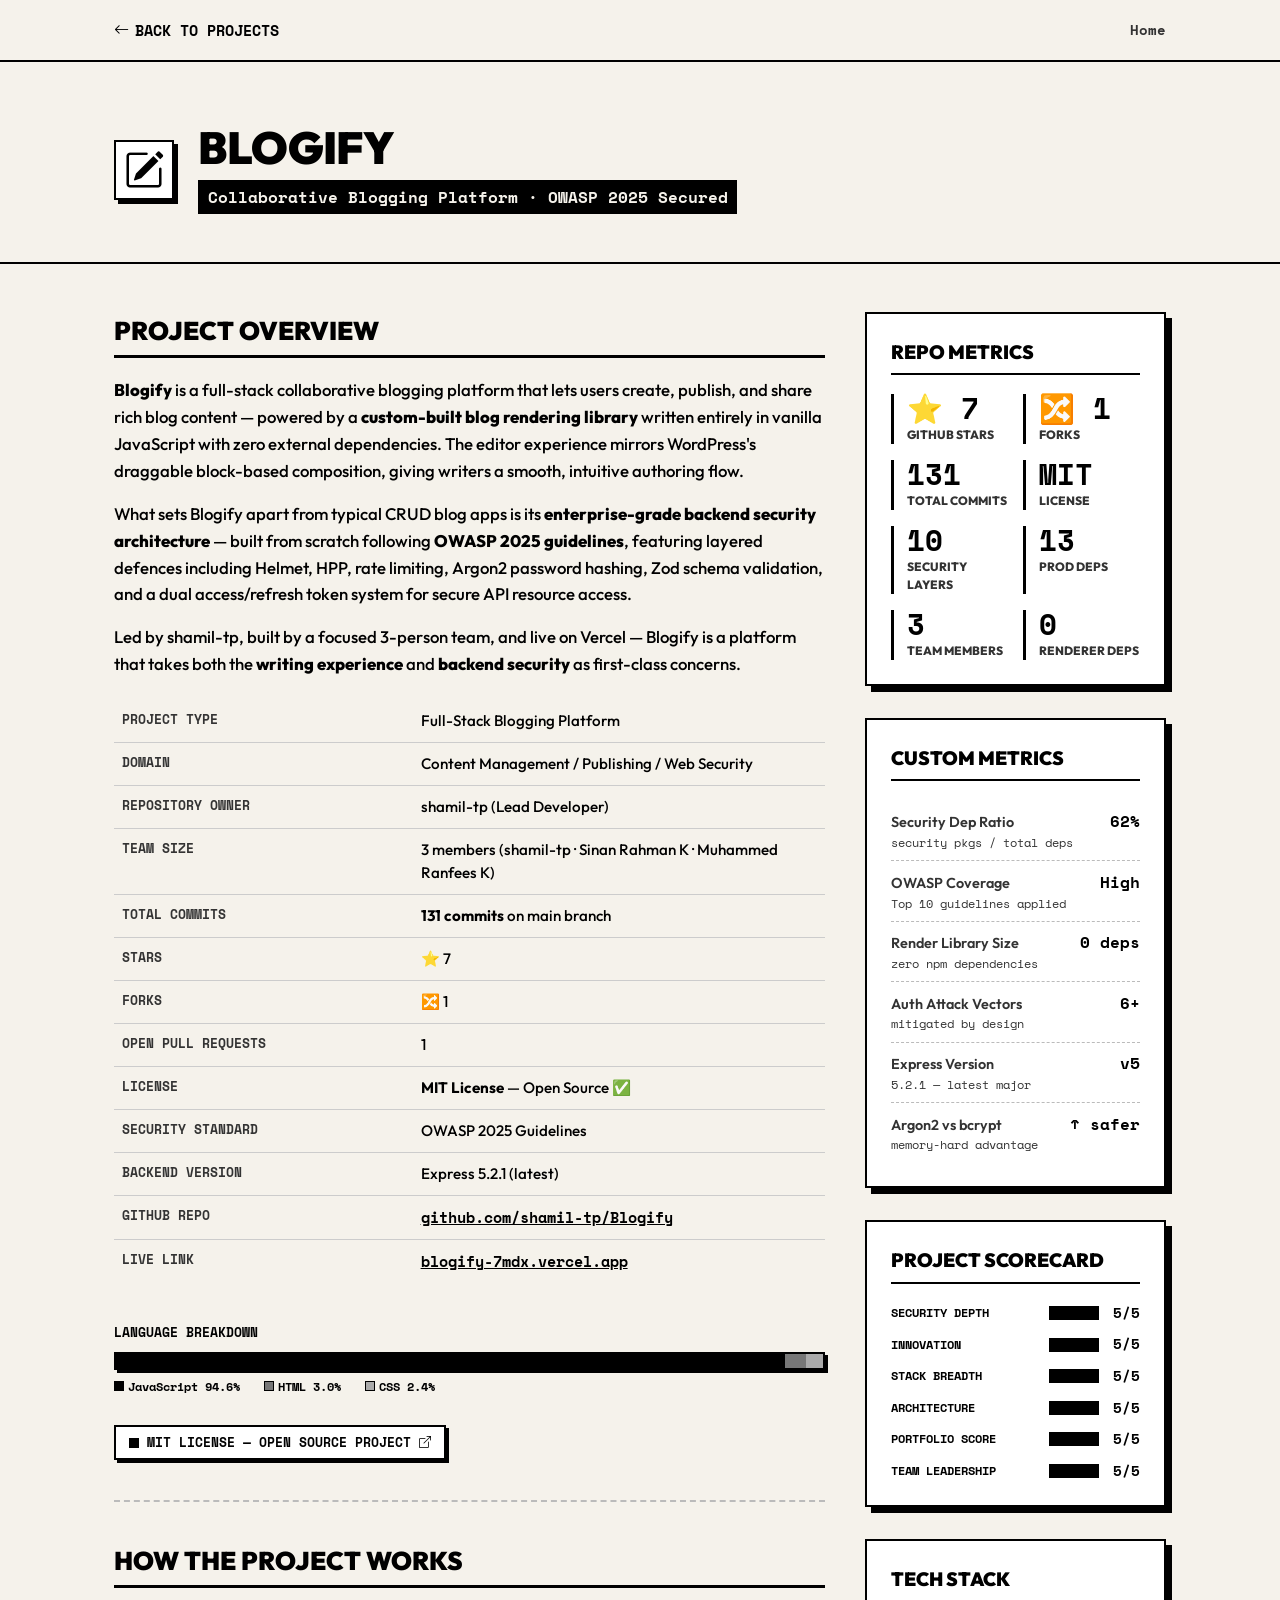
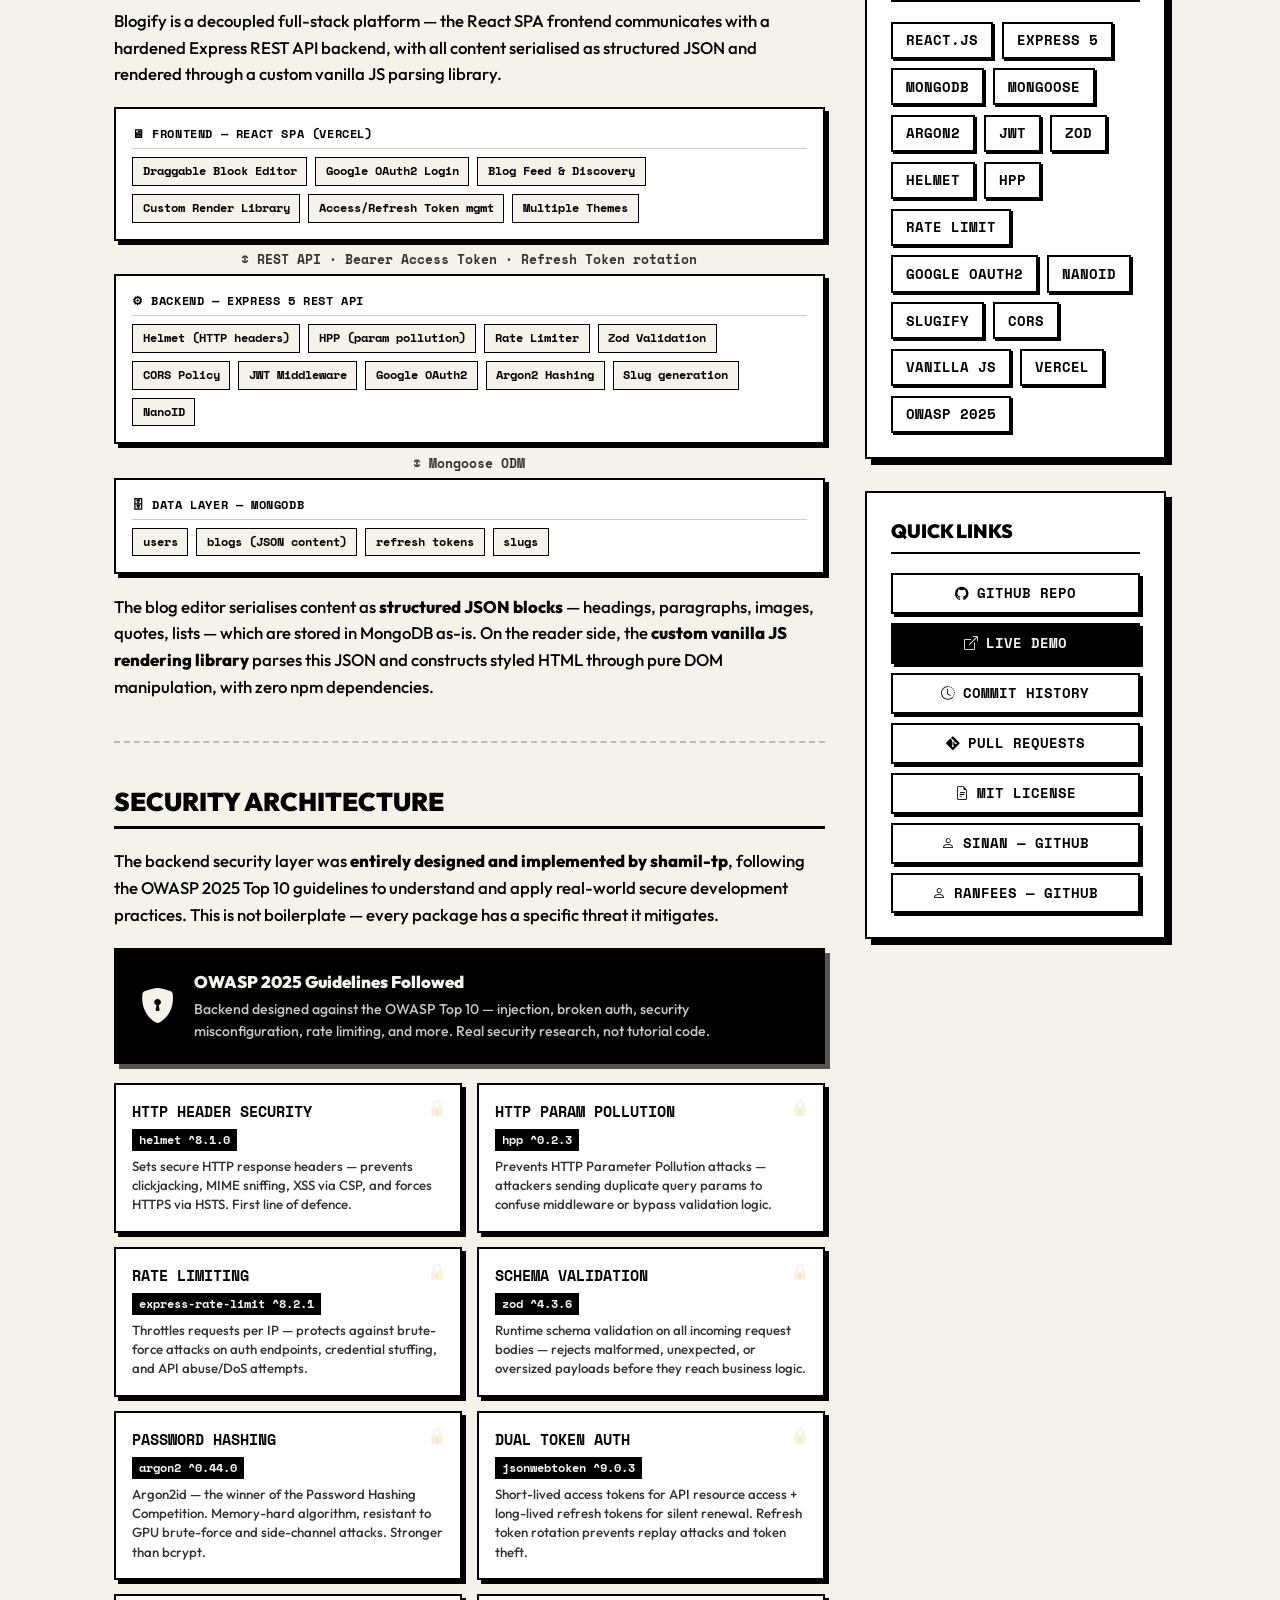
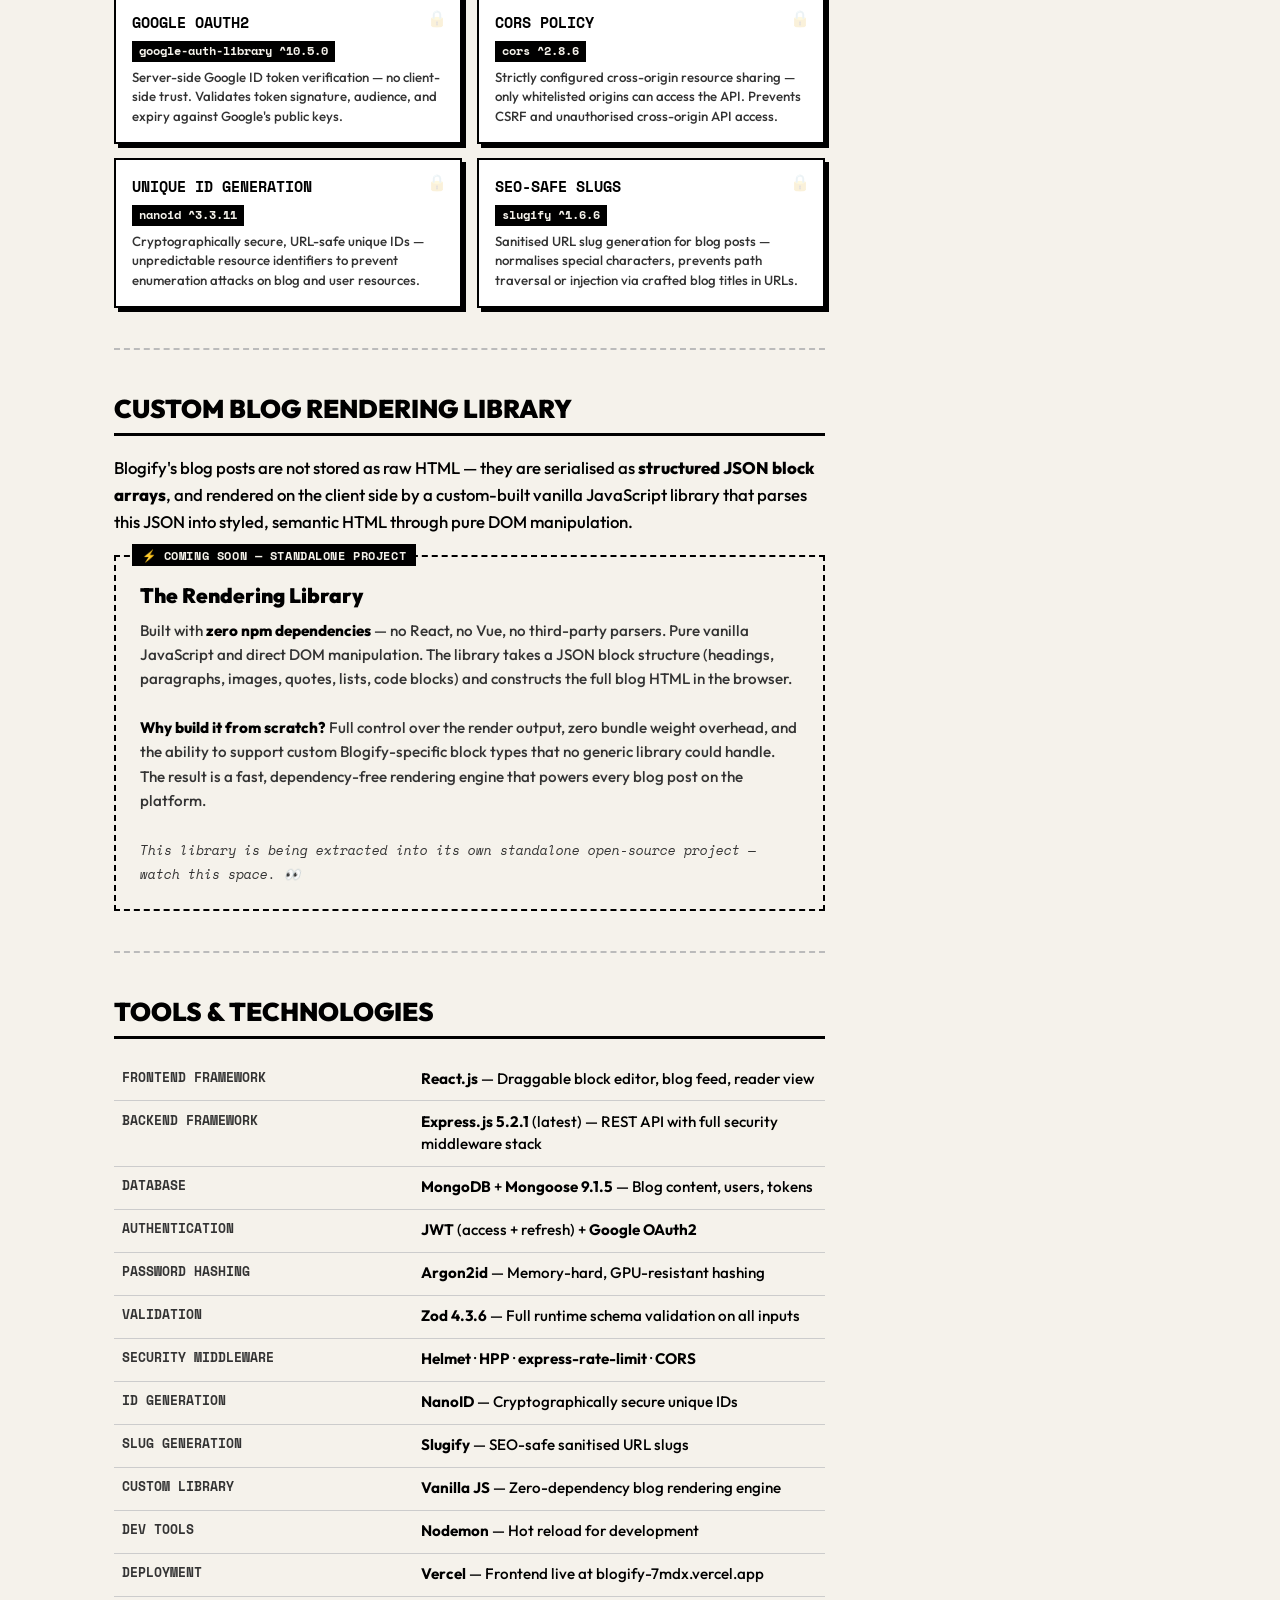
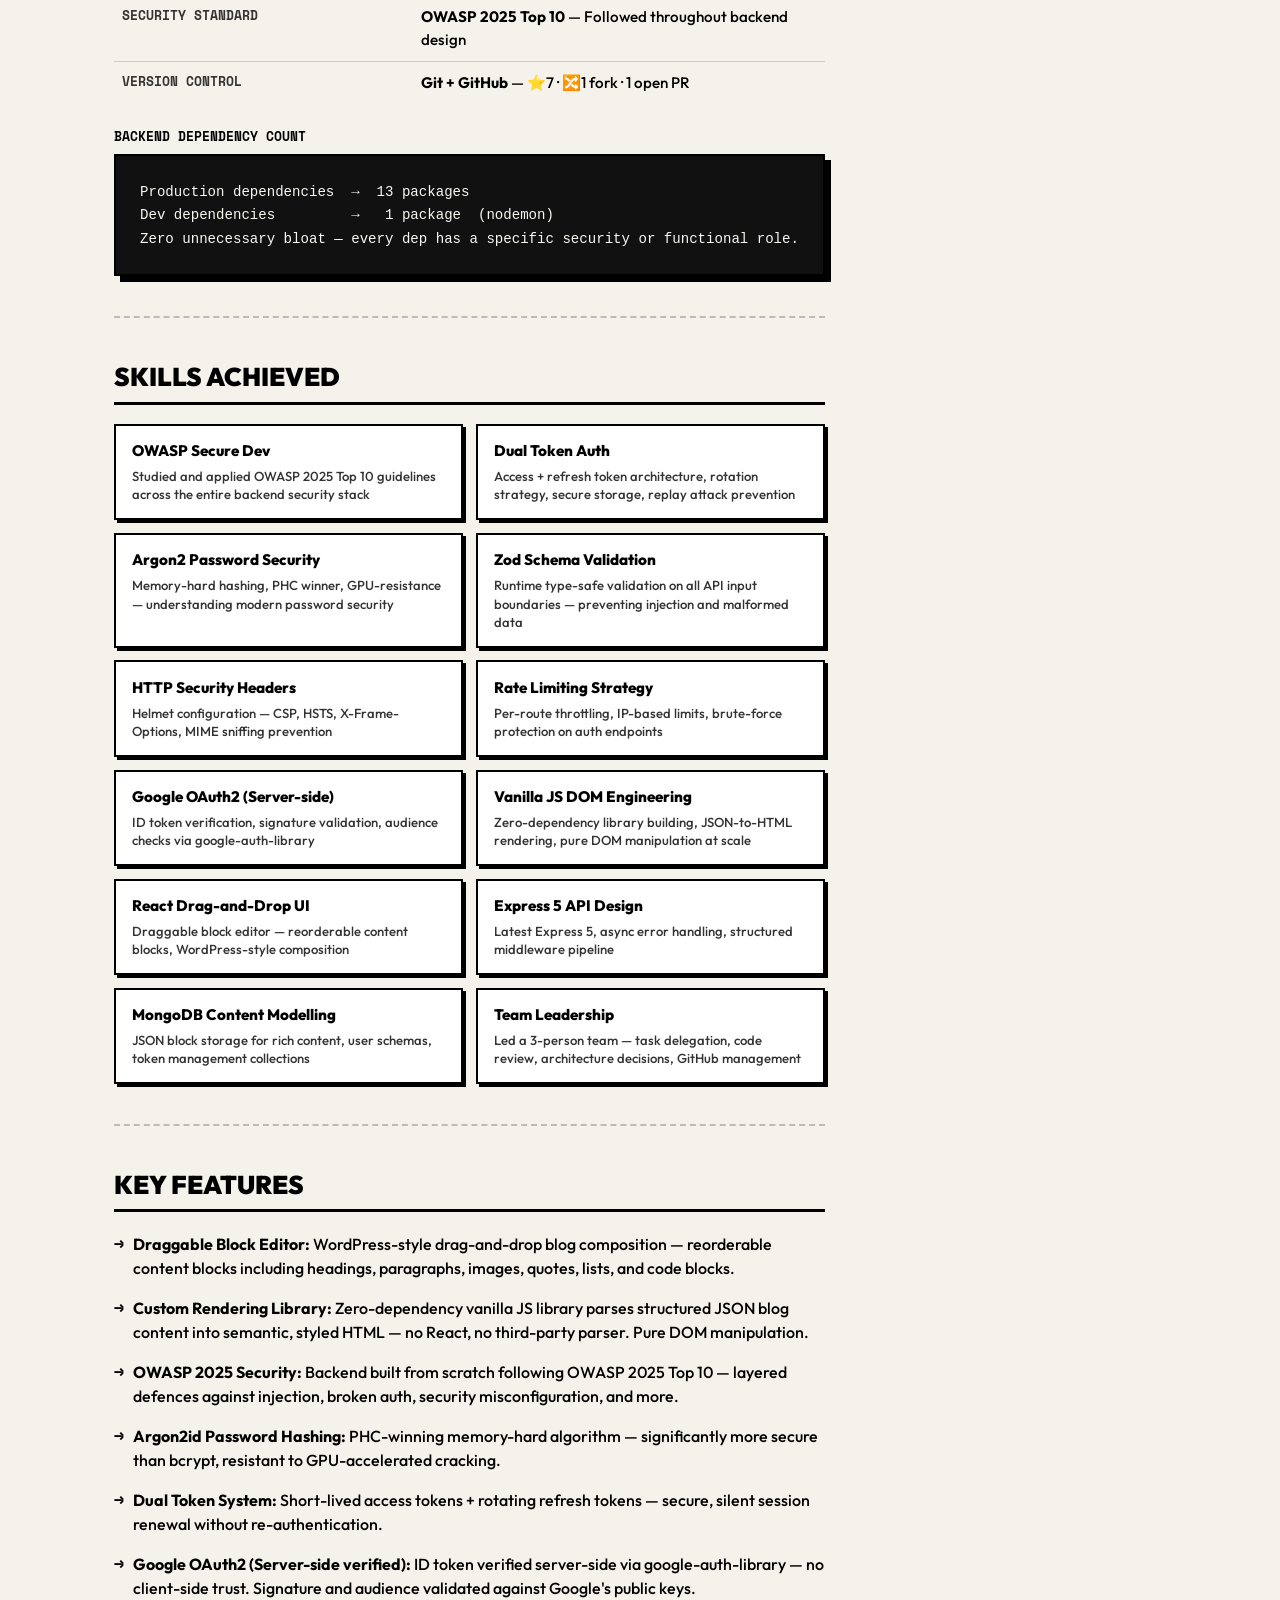
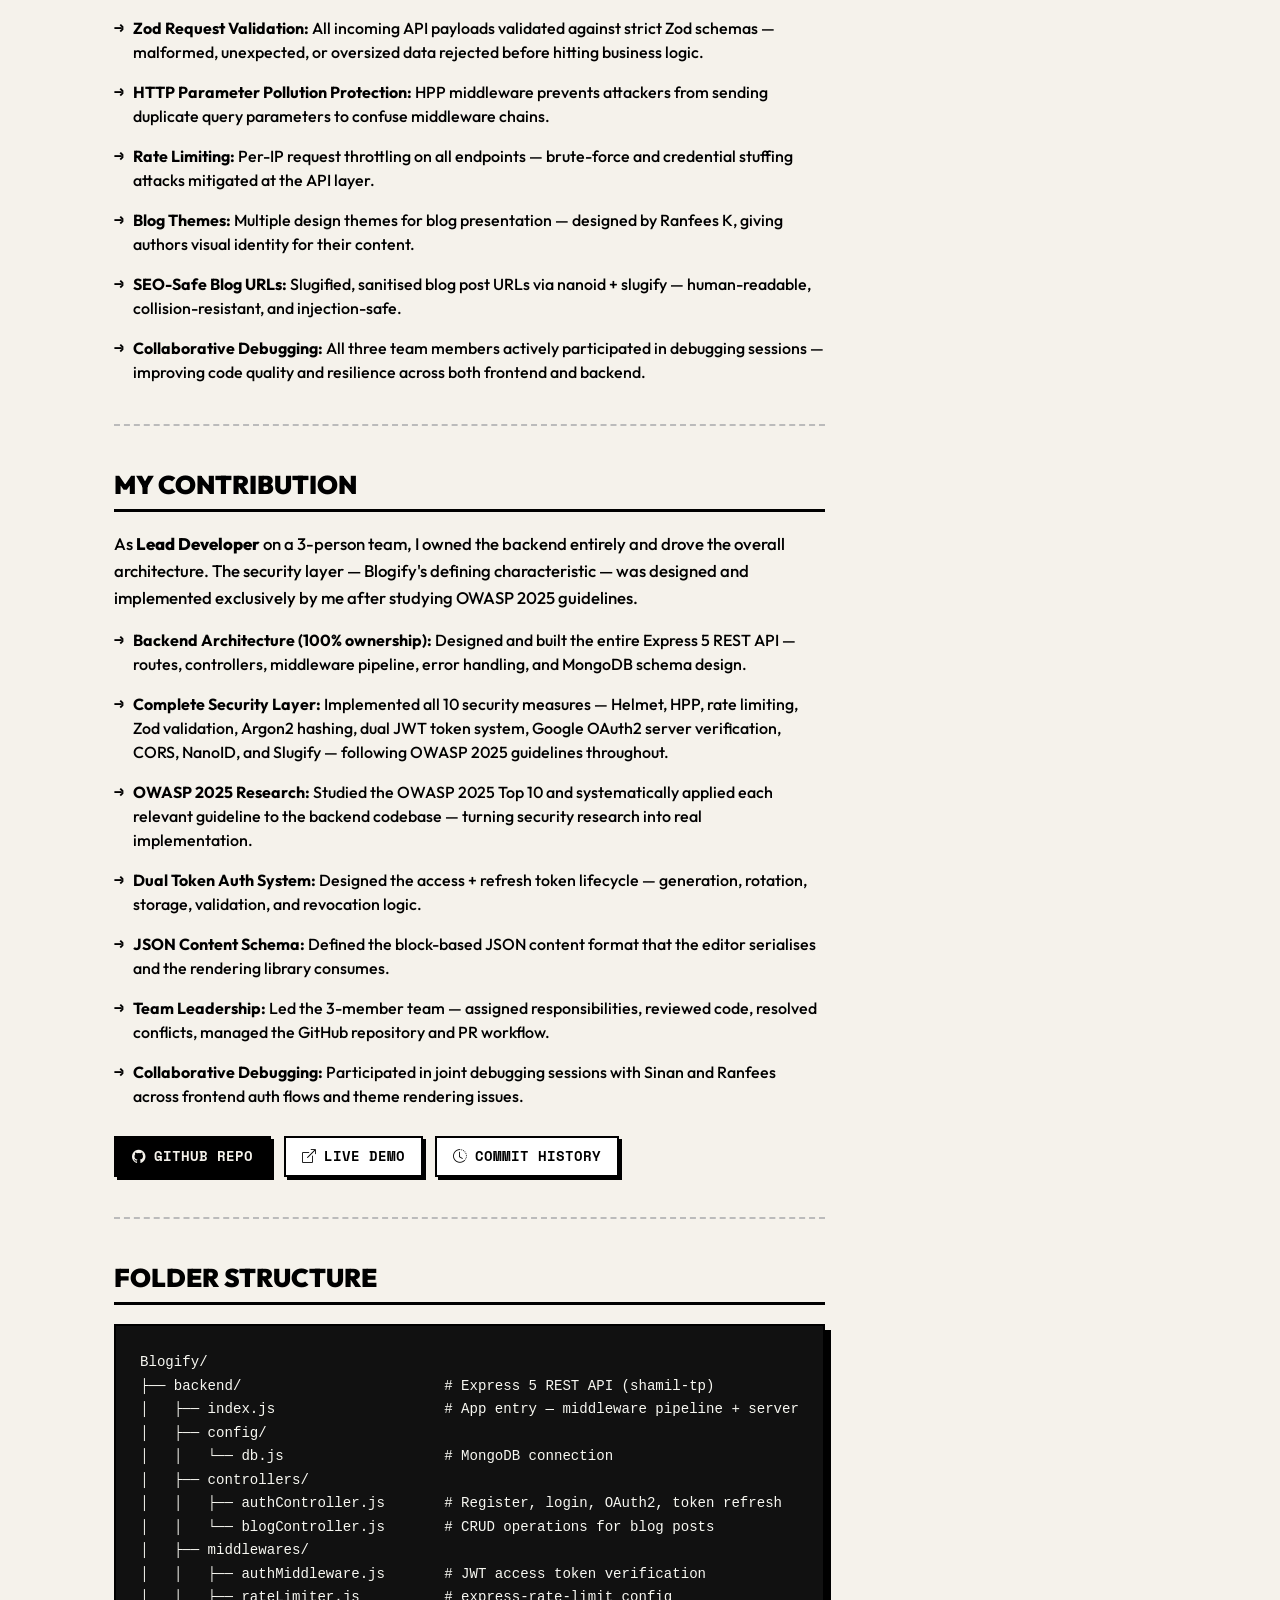
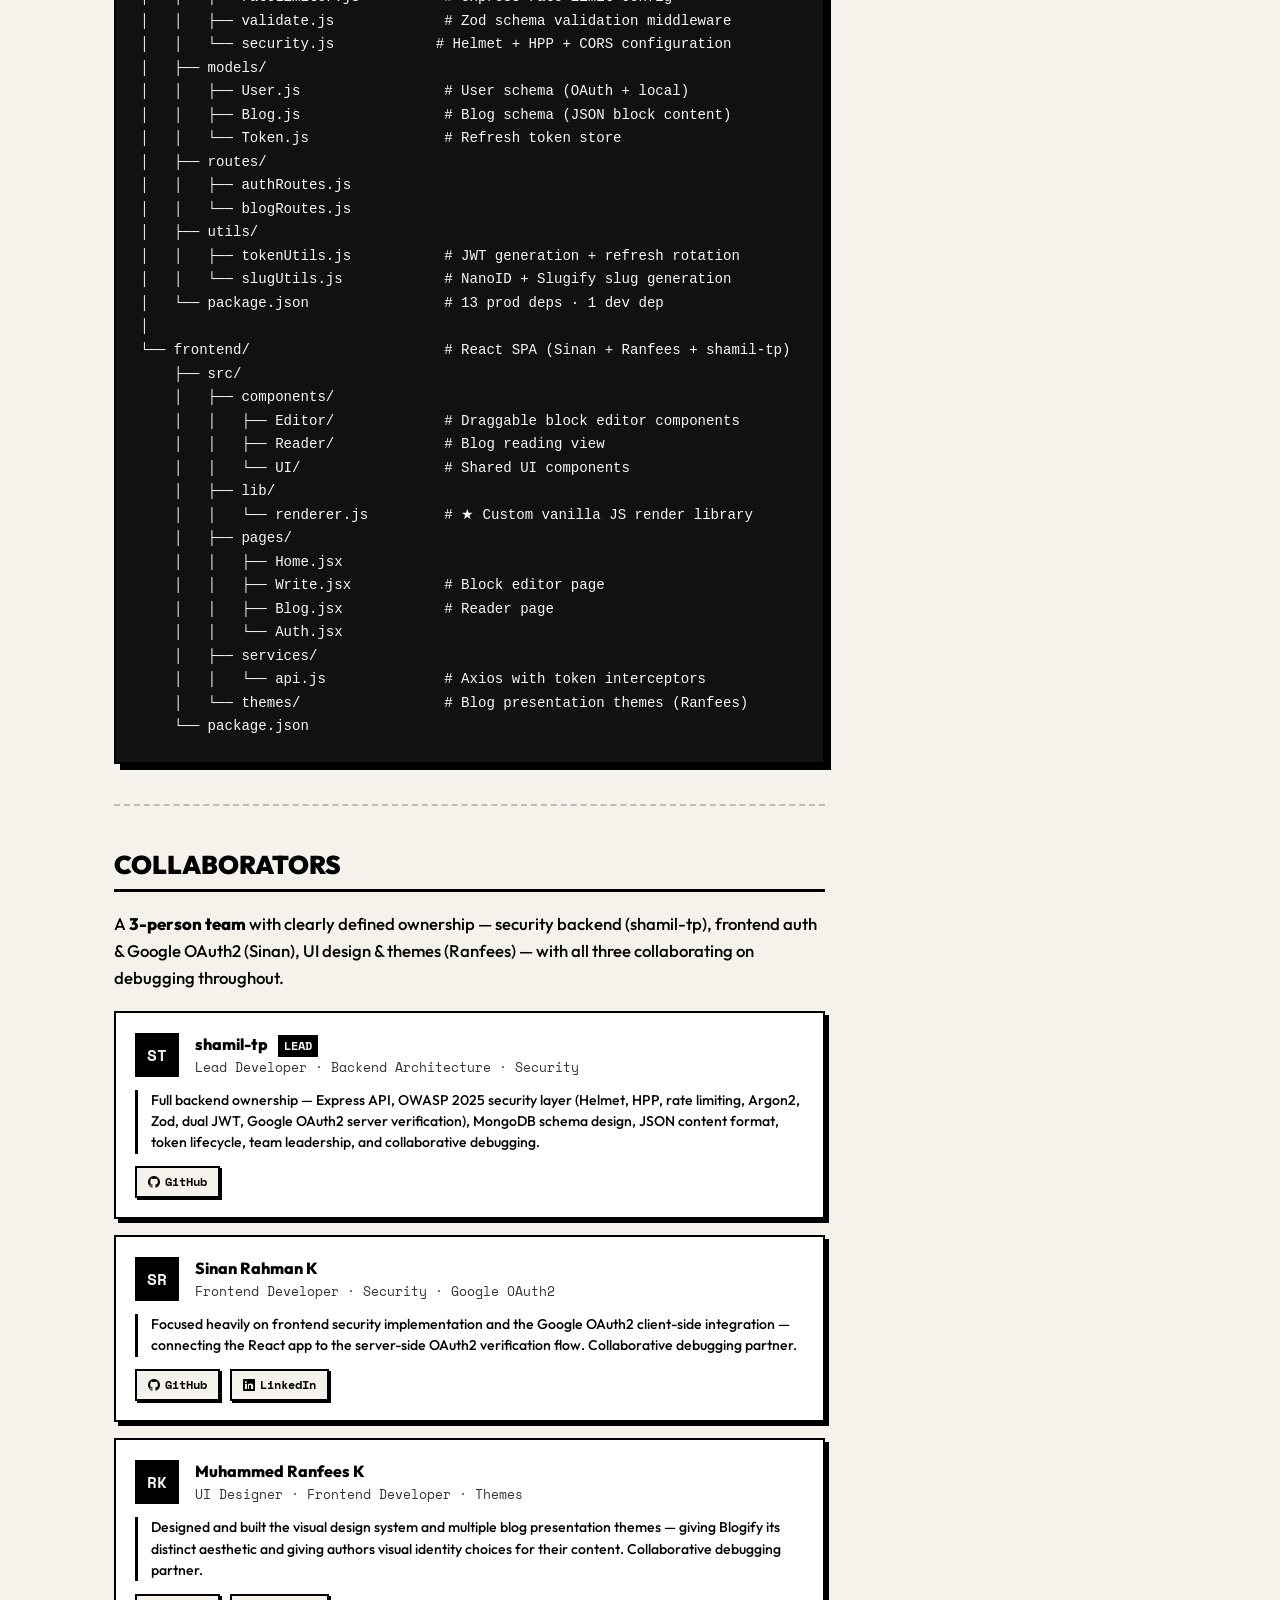
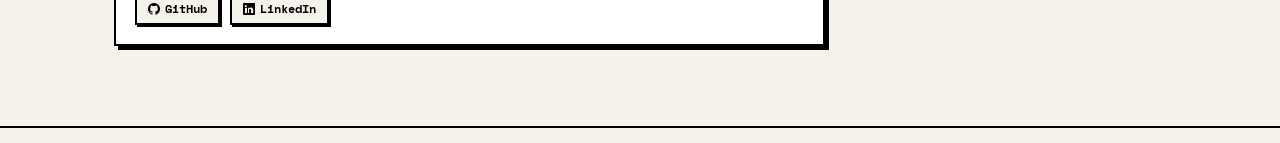
<file: blogify.html>
<!DOCTYPE html>
<html lang="en">
<head>
    <meta charset="UTF-8">
    <meta name="viewport" content="width=device-width, initial-scale=1.0">
    <title>Blogify Details | Shamil TP</title>
    <link rel="preconnect" href="https://fonts.googleapis.com">
    <link rel="preconnect" href="https://fonts.gstatic.com" crossorigin>
    <link href="https://fonts.googleapis.com/css2?family=Outfit:wght@300;400;500;600;700;900&family=Space+Mono:ital,wght@0,400;0,700;1,400;1,700&display=swap" rel="stylesheet">
    <link rel="stylesheet" href="https://cdn.jsdelivr.net/npm/bootstrap-icons@1.11.3/font/bootstrap-icons.min.css">
    <style>
        :root {
            --bg-color: #F5F2EB;
            --card-bg: #FFFFFF;
            --text-primary: #000000;
            --text-secondary: #333333;
            --border-color: #000000;
            --nav-bg: rgba(245, 242, 235, 0.95);
            --font-main: 'Outfit', 'Helvetica Neue', sans-serif;
            --font-mono: 'Space Mono', 'Fira Code', monospace;
            --transition: transform 0.2s cubic-bezier(0.16, 1, 0.3, 1), box-shadow 0.2s cubic-bezier(0.16, 1, 0.3, 1), background-color 0.2s;
        }
        * { margin: 0; padding: 0; box-sizing: border-box; }
        body { background-color: var(--bg-color); color: var(--text-primary); font-family: var(--font-main); line-height: 1.5; font-size: 15px; }
        a { text-decoration: none; color: inherit; }
        .container { max-width: 1100px; margin: 0 auto; padding: 0 1.5rem; }

        .navbar { background: var(--nav-bg); border-bottom: 2px solid var(--border-color); position: sticky; top: 0; z-index: 100; backdrop-filter: blur(10px); }
        .nav-container { display: flex; justify-content: space-between; align-items: center; height: 60px; }
        .back-link { font-weight: 800; font-family: var(--font-mono); font-size: 0.95rem; color: var(--text-primary); display: flex; align-items: center; gap: 0.4rem; transition: var(--transition); text-transform: uppercase; }
        .back-link:hover { text-decoration: underline; }
        .nav-links { display: flex; list-style: none; gap: 1.5rem; }
        .nav-links a { font-family: var(--font-mono); color: var(--text-secondary); font-size: 0.9rem; font-weight: 700; }
        .nav-links a:hover { color: var(--text-primary); text-decoration: underline; }

        .project-header { background: var(--bg-color); padding: 4rem 0 3rem 0; border-bottom: 2px solid var(--border-color); margin-bottom: 3rem; }
        .header-container { display: flex; align-items: center; gap: 1.5rem; }
        .header-icon { width: 60px; height: 60px; display: flex; align-items: center; justify-content: center; font-size: 2.5rem; border: 2px solid var(--border-color); background: var(--card-bg); box-shadow: 4px 4px 0px rgba(0,0,0,1); flex-shrink: 0; }
        .project-title { font-size: 2.8rem; font-weight: 900; margin-bottom: 0.3rem; letter-spacing: -1px; text-transform: uppercase; line-height: 1; }
        .project-subtitle { font-family: var(--font-mono); font-size: 1rem; font-weight: 700; background: var(--text-primary); color: var(--bg-color); display: inline-block; padding: 0.3rem 0.6rem; margin-top: 0.3rem; }

        .content-grid { display: grid; grid-template-columns: 7fr 3fr; gap: 2.5rem; padding-bottom: 5rem; align-items: start; }
        .content-section { margin-bottom: 2.5rem; }
        .content-section:last-child { margin-bottom: 0; }
        .section-heading { font-size: 1.6rem; font-weight: 900; margin-bottom: 1.2rem; border-bottom: 3px solid var(--border-color); padding-bottom: 0.3rem; text-transform: uppercase; }

        .prose p { margin-bottom: 1rem; font-size: 1.05rem; line-height: 1.6; font-weight: 500; }
        .prose p:last-child { margin-bottom: 0; }
        .prose strong { font-weight: 800; }

        .feature-list { list-style: none; padding-left: 0; margin-top: 1rem; }
        .feature-list li { margin-bottom: 1rem; line-height: 1.5; font-size: 1rem; position: relative; padding-left: 1.2rem; font-weight: 500; }
        .feature-list li::before { content: '→'; position: absolute; left: 0; font-family: var(--font-mono); font-weight: 900; }

        .code-block { background: #111; border: 2px solid var(--border-color); padding: 1.5rem; overflow-x: auto; box-shadow: 6px 6px 0px rgba(0,0,0,1); margin-top: 1.2rem; }
        .code-block pre { font-family: var(--font-mono); font-size: 0.88rem; color: #f8f8f2; line-height: 1.6; }

        .sidebar-widget { background: var(--card-bg); border: 2px solid var(--border-color); padding: 1.5rem; margin-bottom: 2rem; box-shadow: 6px 6px 0px rgba(0,0,0,1); }
        .sidebar-widget:last-child { margin-bottom: 0; }
        .widget-title { font-size: 1.2rem; font-weight: 900; margin-bottom: 1.2rem; text-transform: uppercase; border-bottom: 2px solid var(--border-color); padding-bottom: 0.4rem; }

        .metric-grid { display: grid; grid-template-columns: 1fr 1fr; gap: 1rem; }
        .metric-item { display: flex; flex-direction: column; border-left: 3px solid var(--text-primary); padding-left: 0.8rem; }
        .m-val { font-family: var(--font-mono); font-size: 1.8rem; font-weight: 900; line-height: 1; margin-bottom: 0.2rem; }
        .m-label { font-size: 0.75rem; text-transform: uppercase; font-weight: 800; color: var(--text-secondary); }

        .tag-cloud { display: flex; flex-wrap: wrap; gap: 0.6rem; }
        .tag { font-family: var(--font-mono); background: var(--card-bg); padding: 0.4rem 0.8rem; border: 2px solid var(--border-color); font-size: 0.85rem; font-weight: 700; box-shadow: 2px 2px 0px rgba(0,0,0,1); transition: var(--transition); text-transform: uppercase; }
        .tag:hover { transform: translate(-2px,-2px); box-shadow: 4px 4px 0px rgba(0,0,0,1); background: var(--text-primary); color: var(--bg-color); }

        .footer { border-top: 2px solid var(--border-color); padding: 2rem 0; text-align: center; color: var(--text-secondary); font-size: 0.8rem; font-family: var(--font-mono); font-weight: 700; }

        /* MIT badge */
        .mit-badge { display: inline-flex; align-items: center; gap: 0.5rem; font-family: var(--font-mono); font-size: 0.82rem; font-weight: 700; border: 2px solid var(--border-color); padding: 0.35rem 0.8rem; background: var(--card-bg); box-shadow: 3px 3px 0 #000; text-transform: uppercase; margin-top: 0.8rem; }
        .mit-badge .mit-dot { width: 10px; height: 10px; background: var(--text-primary); border-radius: 0; flex-shrink: 0; }

        /* ── EXTRAS ── */
        .info-table { width: 100%; border-collapse: collapse; margin-top: 1rem; }
        .info-table tr { border-bottom: 1px solid #ccc; }
        .info-table tr:last-child { border-bottom: none; }
        .info-table td { padding: 0.6rem 0.5rem; font-size: 0.95rem; font-weight: 500; vertical-align: top; }
        .info-table td:first-child { font-family: var(--font-mono); font-weight: 700; font-size: 0.82rem; text-transform: uppercase; color: var(--text-secondary); width: 42%; }

        .section-divider { border: none; border-top: 2px dashed #bbb; margin: 2.5rem 0; }

        .link-btn { display: inline-flex; align-items: center; gap: 0.5rem; font-family: var(--font-mono); font-weight: 700; font-size: 0.85rem; border: 2px solid var(--border-color); padding: 0.5rem 1rem; background: var(--card-bg); box-shadow: 3px 3px 0 #000; transition: var(--transition); text-transform: uppercase; margin-top: 0.8rem; margin-right: 0.6rem; }
        .link-btn:hover { transform: translate(-2px,-2px); box-shadow: 5px 5px 0 #000; background: var(--text-primary); color: var(--bg-color); }
        .link-btn.primary { background: var(--text-primary); color: var(--bg-color); }
        .link-btn.primary:hover { background: var(--bg-color); color: var(--text-primary); }

        .custom-metric-row { display: flex; justify-content: space-between; align-items: baseline; padding: 0.55rem 0; border-bottom: 1px dashed #bbb; }
        .custom-metric-row:last-child { border-bottom: none; }
        .cm-label { font-weight: 600; color: var(--text-secondary); flex: 1; font-size: 0.9rem; }
        .cm-val { font-family: var(--font-mono); font-weight: 900; font-size: 1rem; text-align: right; }
        .cm-note { font-family: var(--font-mono); font-size: 0.72rem; color: var(--text-secondary); text-align: right; }

        .scorecard { margin-top: 1rem; display: flex; flex-direction: column; gap: 0.7rem; }
        .score-row { display: flex; align-items: center; gap: 0.8rem; }
        .score-label { font-family: var(--font-mono); font-size: 0.75rem; font-weight: 700; text-transform: uppercase; width: 145px; flex-shrink: 0; }
        .score-bar-wrap { flex: 1; height: 14px; border: 2px solid var(--border-color); background: var(--bg-color); }
        .score-bar { height: 100%; background: var(--text-primary); }
        .score-num { font-family: var(--font-mono); font-weight: 900; font-size: 0.85rem; width: 28px; text-align: right; }

        .skills-grid { display: grid; grid-template-columns: 1fr 1fr; gap: 0.8rem; margin-top: 1rem; }
        .skill-card { border: 2px solid var(--border-color); padding: 0.9rem 1rem; background: var(--card-bg); box-shadow: 3px 3px 0px rgba(0,0,0,1); transition: var(--transition); }
        .skill-card:hover { transform: translate(-2px,-2px); box-shadow: 5px 5px 0px rgba(0,0,0,1); }
        .skill-name { font-weight: 800; font-size: 0.95rem; margin-bottom: 0.25rem; }
        .skill-desc { font-size: 0.82rem; color: var(--text-secondary); font-weight: 500; line-height: 1.4; }

        /* Security layer cards */
        .security-grid { display: grid; grid-template-columns: 1fr 1fr; gap: 0.9rem; margin-top: 1rem; }
        .sec-card { border: 2px solid var(--border-color); padding: 1rem; background: var(--card-bg); box-shadow: 4px 4px 0 #000; transition: var(--transition); position: relative; overflow: hidden; }
        .sec-card::before { content: '🔒'; position: absolute; top: 0.6rem; right: 0.8rem; font-size: 1rem; opacity: 0.15; }
        .sec-card:hover { transform: translate(-2px,-2px); box-shadow: 6px 6px 0 #000; }
        .sec-card:hover::before { opacity: 0.4; }
        .sec-title { font-weight: 900; font-size: 0.92rem; margin-bottom: 0.3rem; font-family: var(--font-mono); text-transform: uppercase; }
        .sec-pkg { display: inline-block; font-family: var(--font-mono); font-size: 0.75rem; font-weight: 700; background: var(--text-primary); color: var(--bg-color); padding: 0.1rem 0.45rem; margin-bottom: 0.4rem; }
        .sec-desc { font-size: 0.83rem; color: var(--text-secondary); font-weight: 500; line-height: 1.45; }

        /* OWASP banner */
        .owasp-banner { border: 2px solid var(--border-color); padding: 1.2rem 1.5rem; background: var(--text-primary); color: var(--bg-color); box-shadow: 5px 5px 0 #555; margin: 1.2rem 0; display: flex; align-items: center; gap: 1.2rem; }
        .owasp-icon { font-size: 2.2rem; flex-shrink: 0; }
        .owasp-text strong { font-weight: 900; font-size: 1.05rem; display: block; margin-bottom: 0.2rem; }
        .owasp-text span { font-size: 0.88rem; opacity: 0.82; font-weight: 500; }

        /* Teaser box */
        .teaser-box { border: 2px dashed var(--border-color); padding: 1.4rem 1.5rem; background: var(--bg-color); margin-top: 1.2rem; position: relative; }
        .teaser-label { position: absolute; top: -13px; left: 1rem; background: var(--text-primary); color: var(--bg-color); font-family: var(--font-mono); font-size: 0.72rem; font-weight: 900; padding: 0.15rem 0.6rem; text-transform: uppercase; letter-spacing: 0.05em; }
        .teaser-title { font-size: 1.3rem; font-weight: 900; margin-bottom: 0.5rem; }
        .teaser-desc { font-size: 0.95rem; font-weight: 500; line-height: 1.6; color: var(--text-secondary); }
        .teaser-desc strong { color: var(--text-primary); font-weight: 800; }

        /* Collab card */
        .collab-card { border: 2px solid var(--border-color); padding: 1.2rem; background: var(--card-bg); box-shadow: 4px 4px 0 #000; margin-bottom: 1rem; transition: var(--transition); }
        .collab-card:hover { transform: translate(-2px,-2px); box-shadow: 6px 6px 0 #000; }
        .collab-card:last-child { margin-bottom: 0; }
        .collab-top { display: flex; align-items: center; gap: 1rem; margin-bottom: 0.8rem; }
        .collab-avatar { width: 44px; height: 44px; border: 2px solid #000; background: #000; color: #F5F2EB; display: flex; align-items: center; justify-content: center; font-family: var(--font-mono); font-weight: 900; font-size: 1rem; flex-shrink: 0; }
        .collab-name { font-weight: 800; font-size: 1rem; }
        .collab-role { font-size: 0.82rem; color: var(--text-secondary); font-family: var(--font-mono); margin-top: 0.1rem; }
        .collab-work { font-size: 0.88rem; font-weight: 500; color: var(--text-primary); line-height: 1.5; margin-bottom: 0.8rem; padding-left: 0.8rem; border-left: 3px solid var(--border-color); }
        .collab-links { display: flex; gap: 0.6rem; flex-wrap: wrap; }
        .collab-link { font-family: var(--font-mono); font-size: 0.75rem; font-weight: 700; border: 2px solid var(--border-color); padding: 0.3rem 0.7rem; background: var(--bg-color); box-shadow: 2px 2px 0 #000; transition: var(--transition); display: inline-flex; align-items: center; gap: 0.3rem; }
        .collab-link:hover { background: var(--text-primary); color: var(--bg-color); transform: translate(-1px,-1px); box-shadow: 3px 3px 0 #000; }

        /* arch */
        .arch-layer { border: 2px solid var(--border-color); padding: 1rem; background: var(--card-bg); box-shadow: 4px 4px 0 #000; margin-bottom: 0.6rem; }
        .arch-layer-title { font-weight: 900; font-size: 0.75rem; text-transform: uppercase; letter-spacing: 0.05em; margin-bottom: 0.5rem; border-bottom: 1px solid #ccc; padding-bottom: 0.3rem; font-family: var(--font-mono); }
        .arch-items { display: flex; flex-wrap: wrap; gap: 0.5rem; }
        .arch-item { background: var(--bg-color); border: 1.5px solid var(--border-color); padding: 0.25rem 0.6rem; font-size: 0.78rem; font-weight: 700; font-family: var(--font-mono); }
        .arch-arrow { text-align: center; font-family: var(--font-mono); font-size: 0.8rem; font-weight: 700; color: var(--text-secondary); margin: 0.3rem 0; }

        @media (max-width: 900px) {
            .content-grid { grid-template-columns: 1fr; gap: 2rem; }
            .header-container { flex-direction: column; align-items: center; text-align: center; gap: 1rem; }
            .security-grid { grid-template-columns: 1fr; }
            .skills-grid { grid-template-columns: 1fr; }
            .score-label { width: 115px; font-size: 0.7rem; }
        }
    </style>
</head>
<body>

    <nav class="navbar">
        <div class="container nav-container">
            <a href="mycontributions.html" class="back-link"><i class="bi bi-arrow-left"></i> Back to Projects</a>
            <ul class="nav-links"><li><a href="index.html">Home</a></li></ul>
        </div>
    </nav>

    <header class="project-header">
        <div class="container header-container">
            <div class="header-icon"><i class="bi bi-pencil-square"></i></div>
            <div class="header-info">
                <h1 class="project-title">Blogify</h1>
                <p class="project-subtitle">Collaborative Blogging Platform · OWASP 2025 Secured</p>
            </div>
        </div>
    </header>

    <main>
        <div class="container content-grid">

            <!-- ═══════════════ MAIN COLUMN ═══════════════ -->
            <div class="main-column">

                <!-- 1. OVERVIEW -->
                <section class="content-section">
                    <h2 class="section-heading">Project Overview</h2>
                    <div class="prose">
                        <p><strong>Blogify</strong> is a full-stack collaborative blogging platform that lets users create, publish, and share rich blog content — powered by a <strong>custom-built blog rendering library</strong> written entirely in vanilla JavaScript with zero external dependencies. The editor experience mirrors WordPress's draggable block-based composition, giving writers a smooth, intuitive authoring flow.</p>
                        <p>What sets Blogify apart from typical CRUD blog apps is its <strong>enterprise-grade backend security architecture</strong> — built from scratch following <strong>OWASP 2025 guidelines</strong>, featuring layered defences including Helmet, HPP, rate limiting, Argon2 password hashing, Zod schema validation, and a dual access/refresh token system for secure API resource access.</p>
                        <p>Led by shamil-tp, built by a focused 3-person team, and live on Vercel — Blogify is a platform that takes both the <strong>writing experience</strong> and <strong>backend security</strong> as first-class concerns.</p>
                    </div>

                    <table class="info-table" style="margin-top:1.4rem;">
                        <tr><td>Project Type</td><td>Full-Stack Blogging Platform</td></tr>
                        <tr><td>Domain</td><td>Content Management / Publishing / Web Security</td></tr>
                        <tr><td>Repository Owner</td><td>shamil-tp (Lead Developer)</td></tr>
                        <tr><td>Team Size</td><td>3 members (shamil-tp · Sinan Rahman K · Muhammed Ranfees K)</td></tr>
                        <tr><td>Total Commits</td><td><strong>131 commits</strong> on main branch</td></tr>
                        <tr><td>Stars</td><td>⭐ 7</td></tr>
                        <tr><td>Forks</td><td>🔀 1</td></tr>
                        <tr><td>Open Pull Requests</td><td>1</td></tr>
                        <tr><td>License</td><td><strong>MIT License</strong> — Open Source ✅</td></tr>
                        <tr><td>Security Standard</td><td>OWASP 2025 Guidelines</td></tr>
                        <tr><td>Backend Version</td><td>Express 5.2.1 (latest)</td></tr>
                        <tr><td>GitHub Repo</td><td><a href="https://github.com/shamil-tp/Blogify" target="_blank" style="font-family:var(--font-mono);font-weight:700;text-decoration:underline;">github.com/shamil-tp/Blogify</a></td></tr>
                        <tr><td>Live Link</td><td><a href="https://blogify-7mdx.vercel.app" target="_blank" style="font-family:var(--font-mono);font-weight:700;text-decoration:underline;">blogify-7mdx.vercel.app</a></td></tr>
                    </table>
                </section>


                    <!-- Language Bar -->
                    <div style="margin-top:1.4rem;">
                        <p style="font-family:var(--font-mono);font-size:0.8rem;font-weight:700;text-transform:uppercase;margin-bottom:0.6rem;">Language Breakdown</p>
                        <div style="height:18px;border:2px solid #000;display:flex;overflow:hidden;box-shadow:3px 3px 0 #000;">
                            <div style="width:94.6%;background:#000;" title="JavaScript 94.6%"></div>
                            <div style="width:3.0%;background:#777;" title="HTML 3.0%"></div>
                            <div style="width:2.4%;background:#aaa;" title="CSS 2.4%"></div>
                        </div>
                        <div style="display:flex;gap:1.5rem;margin-top:0.5rem;font-family:var(--font-mono);font-size:0.78rem;font-weight:700;">
                            <span><span style="display:inline-block;width:10px;height:10px;background:#000;border:1px solid #000;margin-right:4px;"></span>JavaScript 94.6%</span>
                            <span><span style="display:inline-block;width:10px;height:10px;background:#777;border:1px solid #000;margin-right:4px;"></span>HTML 3.0%</span>
                            <span><span style="display:inline-block;width:10px;height:10px;background:#aaa;border:1px solid #000;margin-right:4px;"></span>CSS 2.4%</span>
                        </div>
                    </div>

                    <!-- MIT Badge -->
                    <div style="margin-top:1rem;">
                        <a href="https://github.com/shamil-tp/Blogify?tab=MIT-1-ov-file#readme" target="_blank" class="mit-badge">
                            <span class="mit-dot"></span>
                            MIT License — Open Source Project
                            <i class="bi bi-box-arrow-up-right" style="font-size:0.75rem;"></i>
                        </a>
                    </div>

                <hr class="section-divider">

                <!-- 2. HOW IT WORKS -->
                <section class="content-section">
                    <h2 class="section-heading">How The Project Works</h2>
                    <div class="prose">
                        <p>Blogify is a decoupled full-stack platform — the React SPA frontend communicates with a hardened Express REST API backend, with all content serialised as structured JSON and rendered through a custom vanilla JS parsing library.</p>
                    </div>

                    <div style="margin-top:1.2rem;">
                        <div class="arch-layer">
                            <div class="arch-layer-title">🖥 Frontend — React SPA (Vercel)</div>
                            <div class="arch-items">
                                <span class="arch-item">Draggable Block Editor</span>
                                <span class="arch-item">Google OAuth2 Login</span>
                                <span class="arch-item">Blog Feed & Discovery</span>
                                <span class="arch-item">Custom Render Library</span>
                                <span class="arch-item">Access/Refresh Token mgmt</span>
                                <span class="arch-item">Multiple Themes</span>
                            </div>
                        </div>
                        <div class="arch-arrow">↕ REST API · Bearer Access Token · Refresh Token rotation</div>
                        <div class="arch-layer">
                            <div class="arch-layer-title">⚙ Backend — Express 5 REST API</div>
                            <div class="arch-items">
                                <span class="arch-item">Helmet (HTTP headers)</span>
                                <span class="arch-item">HPP (param pollution)</span>
                                <span class="arch-item">Rate Limiter</span>
                                <span class="arch-item">Zod Validation</span>
                                <span class="arch-item">CORS Policy</span>
                                <span class="arch-item">JWT Middleware</span>
                                <span class="arch-item">Google OAuth2</span>
                                <span class="arch-item">Argon2 Hashing</span>
                                <span class="arch-item">Slug generation</span>
                                <span class="arch-item">NanoID</span>
                            </div>
                        </div>
                        <div class="arch-arrow">↕ Mongoose ODM</div>
                        <div class="arch-layer">
                            <div class="arch-layer-title">🗄 Data Layer — MongoDB</div>
                            <div class="arch-items">
                                <span class="arch-item">users</span>
                                <span class="arch-item">blogs (JSON content)</span>
                                <span class="arch-item">refresh tokens</span>
                                <span class="arch-item">slugs</span>
                            </div>
                        </div>
                    </div>

                    <div class="prose" style="margin-top:1.2rem;">
                        <p>The blog editor serialises content as <strong>structured JSON blocks</strong> — headings, paragraphs, images, quotes, lists — which are stored in MongoDB as-is. On the reader side, the <strong>custom vanilla JS rendering library</strong> parses this JSON and constructs styled HTML through pure DOM manipulation, with zero npm dependencies.</p>
                    </div>
                </section>

                <hr class="section-divider">

                <!-- 3. SECURITY ARCHITECTURE — THE CENTREPIECE -->
                <section class="content-section">
                    <h2 class="section-heading">Security Architecture</h2>
                    <div class="prose">
                        <p>The backend security layer was <strong>entirely designed and implemented by shamil-tp</strong>, following the OWASP 2025 Top 10 guidelines to understand and apply real-world secure development practices. This is not boilerplate — every package has a specific threat it mitigates.</p>
                    </div>

                    <div class="owasp-banner">
                        <div class="owasp-icon"><i class="bi bi-shield-lock-fill"></i></div>
                        <div class="owasp-text">
                            <strong>OWASP 2025 Guidelines Followed</strong>
                            <span>Backend designed against the OWASP Top 10 — injection, broken auth, security misconfiguration, rate limiting, and more. Real security research, not tutorial code.</span>
                        </div>
                    </div>

                    <div class="security-grid">
                        <div class="sec-card">
                            <div class="sec-title">HTTP Header Security</div>
                            <span class="sec-pkg">helmet ^8.1.0</span>
                            <div class="sec-desc">Sets secure HTTP response headers — prevents clickjacking, MIME sniffing, XSS via CSP, and forces HTTPS via HSTS. First line of defence.</div>
                        </div>
                        <div class="sec-card">
                            <div class="sec-title">HTTP Param Pollution</div>
                            <span class="sec-pkg">hpp ^0.2.3</span>
                            <div class="sec-desc">Prevents HTTP Parameter Pollution attacks — attackers sending duplicate query params to confuse middleware or bypass validation logic.</div>
                        </div>
                        <div class="sec-card">
                            <div class="sec-title">Rate Limiting</div>
                            <span class="sec-pkg">express-rate-limit ^8.2.1</span>
                            <div class="sec-desc">Throttles requests per IP — protects against brute-force attacks on auth endpoints, credential stuffing, and API abuse/DoS attempts.</div>
                        </div>
                        <div class="sec-card">
                            <div class="sec-title">Schema Validation</div>
                            <span class="sec-pkg">zod ^4.3.6</span>
                            <div class="sec-desc">Runtime schema validation on all incoming request bodies — rejects malformed, unexpected, or oversized payloads before they reach business logic.</div>
                        </div>
                        <div class="sec-card">
                            <div class="sec-title">Password Hashing</div>
                            <span class="sec-pkg">argon2 ^0.44.0</span>
                            <div class="sec-desc">Argon2id — the winner of the Password Hashing Competition. Memory-hard algorithm, resistant to GPU brute-force and side-channel attacks. Stronger than bcrypt.</div>
                        </div>
                        <div class="sec-card">
                            <div class="sec-title">Dual Token Auth</div>
                            <span class="sec-pkg">jsonwebtoken ^9.0.3</span>
                            <div class="sec-desc">Short-lived access tokens for API resource access + long-lived refresh tokens for silent renewal. Refresh token rotation prevents replay attacks and token theft.</div>
                        </div>
                        <div class="sec-card">
                            <div class="sec-title">Google OAuth2</div>
                            <span class="sec-pkg">google-auth-library ^10.5.0</span>
                            <div class="sec-desc">Server-side Google ID token verification — no client-side trust. Validates token signature, audience, and expiry against Google's public keys.</div>
                        </div>
                        <div class="sec-card">
                            <div class="sec-title">CORS Policy</div>
                            <span class="sec-pkg">cors ^2.8.6</span>
                            <div class="sec-desc">Strictly configured cross-origin resource sharing — only whitelisted origins can access the API. Prevents CSRF and unauthorised cross-origin API access.</div>
                        </div>
                        <div class="sec-card">
                            <div class="sec-title">Unique ID Generation</div>
                            <span class="sec-pkg">nanoid ^3.3.11</span>
                            <div class="sec-desc">Cryptographically secure, URL-safe unique IDs — unpredictable resource identifiers to prevent enumeration attacks on blog and user resources.</div>
                        </div>
                        <div class="sec-card">
                            <div class="sec-title">SEO-Safe Slugs</div>
                            <span class="sec-pkg">slugify ^1.6.6</span>
                            <div class="sec-desc">Sanitised URL slug generation for blog posts — normalises special characters, prevents path traversal or injection via crafted blog titles in URLs.</div>
                        </div>
                    </div>
                </section>

                <hr class="section-divider">

                <!-- 4. CUSTOM RENDER LIBRARY TEASER -->
                <section class="content-section">
                    <h2 class="section-heading">Custom Blog Rendering Library</h2>
                    <div class="prose">
                        <p>Blogify's blog posts are not stored as raw HTML — they are serialised as <strong>structured JSON block arrays</strong>, and rendered on the client side by a custom-built vanilla JavaScript library that parses this JSON into styled, semantic HTML through pure DOM manipulation.</p>
                    </div>

                    <div class="teaser-box">
                        <div class="teaser-label">⚡ Coming Soon — Standalone Project</div>
                        <div class="teaser-title">The Rendering Library</div>
                        <div class="teaser-desc">
                            Built with <strong>zero npm dependencies</strong> — no React, no Vue, no third-party parsers. Pure vanilla JavaScript and direct DOM manipulation. The library takes a JSON block structure (headings, paragraphs, images, quotes, lists, code blocks) and constructs the full blog HTML in the browser.
                            <br><br>
                            <strong>Why build it from scratch?</strong> Full control over the render output, zero bundle weight overhead, and the ability to support custom Blogify-specific block types that no generic library could handle. The result is a fast, dependency-free rendering engine that powers every blog post on the platform.
                            <br><br>
                            <em style="font-family:var(--font-mono);font-size:0.82rem;">This library is being extracted into its own standalone open-source project — watch this space. 👀</em>
                        </div>
                    </div>
                </section>

                <hr class="section-divider">

                <!-- 5. TOOLS USED -->
                <section class="content-section">
                    <h2 class="section-heading">Tools & Technologies</h2>

                    <table class="info-table" style="margin-top:0.5rem;">
                        <tr><td>Frontend Framework</td><td><strong>React.js</strong> — Draggable block editor, blog feed, reader view</td></tr>
                        <tr><td>Backend Framework</td><td><strong>Express.js 5.2.1</strong> (latest) — REST API with full security middleware stack</td></tr>
                        <tr><td>Database</td><td><strong>MongoDB</strong> + <strong>Mongoose 9.1.5</strong> — Blog content, users, tokens</td></tr>
                        <tr><td>Authentication</td><td><strong>JWT</strong> (access + refresh) + <strong>Google OAuth2</strong></td></tr>
                        <tr><td>Password Hashing</td><td><strong>Argon2id</strong> — Memory-hard, GPU-resistant hashing</td></tr>
                        <tr><td>Validation</td><td><strong>Zod 4.3.6</strong> — Full runtime schema validation on all inputs</td></tr>
                        <tr><td>Security Middleware</td><td><strong>Helmet</strong> · <strong>HPP</strong> · <strong>express-rate-limit</strong> · <strong>CORS</strong></td></tr>
                        <tr><td>ID Generation</td><td><strong>NanoID</strong> — Cryptographically secure unique IDs</td></tr>
                        <tr><td>Slug Generation</td><td><strong>Slugify</strong> — SEO-safe sanitised URL slugs</td></tr>
                        <tr><td>Custom Library</td><td><strong>Vanilla JS</strong> — Zero-dependency blog rendering engine</td></tr>
                        <tr><td>Dev Tools</td><td><strong>Nodemon</strong> — Hot reload for development</td></tr>
                        <tr><td>Deployment</td><td><strong>Vercel</strong> — Frontend live at blogify-7mdx.vercel.app</td></tr>
                        <tr><td>Security Standard</td><td><strong>OWASP 2025 Top 10</strong> — Followed throughout backend design</td></tr>
                        <tr><td>Version Control</td><td><strong>Git + GitHub</strong> — ⭐7 · 🔀1 fork · 1 open PR</td></tr>
                    </table>

                    <div style="margin-top:1.4rem;">
                        <p style="font-family:var(--font-mono);font-size:0.8rem;font-weight:700;text-transform:uppercase;margin-bottom:0.5rem;">Backend Dependency Count</p>
                        <div class="code-block" style="margin-top:0;">
                            <pre><code>Production dependencies  →  13 packages
Dev dependencies         →   1 package  (nodemon)
Zero unnecessary bloat — every dep has a specific security or functional role.</code></pre>
                        </div>
                    </div>
                </section>

                <hr class="section-divider">

                <!-- 6. SKILLS ACHIEVED -->
                <section class="content-section">
                    <h2 class="section-heading">Skills Achieved</h2>
                    <div class="skills-grid">
                        <div class="skill-card">
                            <div class="skill-name">OWASP Secure Dev</div>
                            <div class="skill-desc">Studied and applied OWASP 2025 Top 10 guidelines across the entire backend security stack</div>
                        </div>
                        <div class="skill-card">
                            <div class="skill-name">Dual Token Auth</div>
                            <div class="skill-desc">Access + refresh token architecture, rotation strategy, secure storage, replay attack prevention</div>
                        </div>
                        <div class="skill-card">
                            <div class="skill-name">Argon2 Password Security</div>
                            <div class="skill-desc">Memory-hard hashing, PHC winner, GPU-resistance — understanding modern password security</div>
                        </div>
                        <div class="skill-card">
                            <div class="skill-name">Zod Schema Validation</div>
                            <div class="skill-desc">Runtime type-safe validation on all API input boundaries — preventing injection and malformed data</div>
                        </div>
                        <div class="skill-card">
                            <div class="skill-name">HTTP Security Headers</div>
                            <div class="skill-desc">Helmet configuration — CSP, HSTS, X-Frame-Options, MIME sniffing prevention</div>
                        </div>
                        <div class="skill-card">
                            <div class="skill-name">Rate Limiting Strategy</div>
                            <div class="skill-desc">Per-route throttling, IP-based limits, brute-force protection on auth endpoints</div>
                        </div>
                        <div class="skill-card">
                            <div class="skill-name">Google OAuth2 (Server-side)</div>
                            <div class="skill-desc">ID token verification, signature validation, audience checks via google-auth-library</div>
                        </div>
                        <div class="skill-card">
                            <div class="skill-name">Vanilla JS DOM Engineering</div>
                            <div class="skill-desc">Zero-dependency library building, JSON-to-HTML rendering, pure DOM manipulation at scale</div>
                        </div>
                        <div class="skill-card">
                            <div class="skill-name">React Drag-and-Drop UI</div>
                            <div class="skill-desc">Draggable block editor — reorderable content blocks, WordPress-style composition</div>
                        </div>
                        <div class="skill-card">
                            <div class="skill-name">Express 5 API Design</div>
                            <div class="skill-desc">Latest Express 5, async error handling, structured middleware pipeline</div>
                        </div>
                        <div class="skill-card">
                            <div class="skill-name">MongoDB Content Modelling</div>
                            <div class="skill-desc">JSON block storage for rich content, user schemas, token management collections</div>
                        </div>
                        <div class="skill-card">
                            <div class="skill-name">Team Leadership</div>
                            <div class="skill-desc">Led a 3-person team — task delegation, code review, architecture decisions, GitHub management</div>
                        </div>
                    </div>
                </section>

                <hr class="section-divider">

                <!-- 7. KEY FEATURES -->
                <section class="content-section">
                    <h2 class="section-heading">Key Features</h2>
                    <ul class="feature-list">
                        <li><strong>Draggable Block Editor:</strong> WordPress-style drag-and-drop blog composition — reorderable content blocks including headings, paragraphs, images, quotes, lists, and code blocks.</li>
                        <li><strong>Custom Rendering Library:</strong> Zero-dependency vanilla JS library parses structured JSON blog content into semantic, styled HTML — no React, no third-party parser. Pure DOM manipulation.</li>
                        <li><strong>OWASP 2025 Security:</strong> Backend built from scratch following OWASP 2025 Top 10 — layered defences against injection, broken auth, security misconfiguration, and more.</li>
                        <li><strong>Argon2id Password Hashing:</strong> PHC-winning memory-hard algorithm — significantly more secure than bcrypt, resistant to GPU-accelerated cracking.</li>
                        <li><strong>Dual Token System:</strong> Short-lived access tokens + rotating refresh tokens — secure, silent session renewal without re-authentication.</li>
                        <li><strong>Google OAuth2 (Server-side verified):</strong> ID token verified server-side via google-auth-library — no client-side trust. Signature and audience validated against Google's public keys.</li>
                        <li><strong>Zod Request Validation:</strong> All incoming API payloads validated against strict Zod schemas — malformed, unexpected, or oversized data rejected before hitting business logic.</li>
                        <li><strong>HTTP Parameter Pollution Protection:</strong> HPP middleware prevents attackers from sending duplicate query parameters to confuse middleware chains.</li>
                        <li><strong>Rate Limiting:</strong> Per-IP request throttling on all endpoints — brute-force and credential stuffing attacks mitigated at the API layer.</li>
                        <li><strong>Blog Themes:</strong> Multiple design themes for blog presentation — designed by Ranfees K, giving authors visual identity for their content.</li>
                        <li><strong>SEO-Safe Blog URLs:</strong> Slugified, sanitised blog post URLs via nanoid + slugify — human-readable, collision-resistant, and injection-safe.</li>
                        <li><strong>Collaborative Debugging:</strong> All three team members actively participated in debugging sessions — improving code quality and resilience across both frontend and backend.</li>
                    </ul>
                </section>

                <hr class="section-divider">

                <!-- 8. MY CONTRIBUTION -->
                <section class="content-section">
                    <h2 class="section-heading">My Contribution</h2>
                    <div class="prose">
                        <p>As <strong>Lead Developer</strong> on a 3-person team, I owned the backend entirely and drove the overall architecture. The security layer — Blogify's defining characteristic — was designed and implemented exclusively by me after studying OWASP 2025 guidelines.</p>
                    </div>
                    <ul class="feature-list" style="margin-top:1rem;">
                        <li><strong>Backend Architecture (100% ownership):</strong> Designed and built the entire Express 5 REST API — routes, controllers, middleware pipeline, error handling, and MongoDB schema design.</li>
                        <li><strong>Complete Security Layer:</strong> Implemented all 10 security measures — Helmet, HPP, rate limiting, Zod validation, Argon2 hashing, dual JWT token system, Google OAuth2 server verification, CORS, NanoID, and Slugify — following OWASP 2025 guidelines throughout.</li>
                        <li><strong>OWASP 2025 Research:</strong> Studied the OWASP 2025 Top 10 and systematically applied each relevant guideline to the backend codebase — turning security research into real implementation.</li>
                        <li><strong>Dual Token Auth System:</strong> Designed the access + refresh token lifecycle — generation, rotation, storage, validation, and revocation logic.</li>
                        <li><strong>JSON Content Schema:</strong> Defined the block-based JSON content format that the editor serialises and the rendering library consumes.</li>
                        <li><strong>Team Leadership:</strong> Led the 3-member team — assigned responsibilities, reviewed code, resolved conflicts, managed the GitHub repository and PR workflow.</li>
                        <li><strong>Collaborative Debugging:</strong> Participated in joint debugging sessions with Sinan and Ranfees across frontend auth flows and theme rendering issues.</li>
                    </ul>

                    <a href="https://github.com/shamil-tp/Blogify" target="_blank" class="link-btn primary"><i class="bi bi-github"></i> GitHub Repo</a>
                    <a href="https://blogify-7mdx.vercel.app" target="_blank" class="link-btn"><i class="bi bi-box-arrow-up-right"></i> Live Demo</a>
                    <a href="https://github.com/shamil-tp/Blogify/commits/main" target="_blank" class="link-btn"><i class="bi bi-clock-history"></i> Commit History</a>
                </section>

                <hr class="section-divider">

                <!-- 9. FOLDER STRUCTURE -->
                <section class="content-section">
                    <h2 class="section-heading">Folder Structure</h2>
                    <div class="code-block">
                        <pre><code>Blogify/
├── backend/                        # Express 5 REST API (shamil-tp)
│   ├── index.js                    # App entry — middleware pipeline + server
│   ├── config/
│   │   └── db.js                   # MongoDB connection
│   ├── controllers/
│   │   ├── authController.js       # Register, login, OAuth2, token refresh
│   │   └── blogController.js       # CRUD operations for blog posts
│   ├── middlewares/
│   │   ├── authMiddleware.js       # JWT access token verification
│   │   ├── rateLimiter.js          # express-rate-limit config
│   │   ├── validate.js             # Zod schema validation middleware
│   │   └── security.js            # Helmet + HPP + CORS configuration
│   ├── models/
│   │   ├── User.js                 # User schema (OAuth + local)
│   │   ├── Blog.js                 # Blog schema (JSON block content)
│   │   └── Token.js                # Refresh token store
│   ├── routes/
│   │   ├── authRoutes.js
│   │   └── blogRoutes.js
│   ├── utils/
│   │   ├── tokenUtils.js           # JWT generation + refresh rotation
│   │   └── slugUtils.js            # NanoID + Slugify slug generation
│   └── package.json                # 13 prod deps · 1 dev dep
│
└── frontend/                       # React SPA (Sinan + Ranfees + shamil-tp)
    ├── src/
    │   ├── components/
    │   │   ├── Editor/             # Draggable block editor components
    │   │   ├── Reader/             # Blog reading view
    │   │   └── UI/                 # Shared UI components
    │   ├── lib/
    │   │   └── renderer.js         # ★ Custom vanilla JS render library
    │   ├── pages/
    │   │   ├── Home.jsx
    │   │   ├── Write.jsx           # Block editor page
    │   │   ├── Blog.jsx            # Reader page
    │   │   └── Auth.jsx
    │   ├── services/
    │   │   └── api.js              # Axios with token interceptors
    │   └── themes/                 # Blog presentation themes (Ranfees)
    └── package.json</code></pre>
                    </div>
                </section>

                <hr class="section-divider">

                <!-- 10. COLLABORATORS -->
                <section class="content-section">
                    <h2 class="section-heading">Collaborators</h2>
                    <div class="prose" style="margin-bottom:1.2rem;">
                        <p>A <strong>3-person team</strong> with clearly defined ownership — security backend (shamil-tp), frontend auth & Google OAuth2 (Sinan), UI design & themes (Ranfees) — with all three collaborating on debugging throughout.</p>
                    </div>

                    <div class="collab-card">
                        <div class="collab-top">
                            <div class="collab-avatar">ST</div>
                            <div>
                                <div class="collab-name">shamil-tp <span style="font-family:var(--font-mono);font-size:0.73rem;background:#000;color:#F5F2EB;padding:0.15rem 0.4rem;margin-left:0.4rem;">LEAD</span></div>
                                <div class="collab-role">Lead Developer · Backend Architecture · Security</div>
                            </div>
                        </div>
                        <div class="collab-work">Full backend ownership — Express API, OWASP 2025 security layer (Helmet, HPP, rate limiting, Argon2, Zod, dual JWT, Google OAuth2 server verification), MongoDB schema design, JSON content format, token lifecycle, team leadership, and collaborative debugging.</div>
                        <div class="collab-links">
                            <a href="https://github.com/shamil-tp" target="_blank" class="collab-link"><i class="bi bi-github"></i> GitHub</a>
                        </div>
                    </div>

                    <div class="collab-card">
                        <div class="collab-top">
                            <div class="collab-avatar">SR</div>
                            <div>
                                <div class="collab-name">Sinan Rahman K</div>
                                <div class="collab-role">Frontend Developer · Security · Google OAuth2</div>
                            </div>
                        </div>
                        <div class="collab-work">Focused heavily on frontend security implementation and the Google OAuth2 client-side integration — connecting the React app to the server-side OAuth2 verification flow. Collaborative debugging partner.</div>
                        <div class="collab-links">
                            <a href="https://github.com/sinanrahman" target="_blank" class="collab-link"><i class="bi bi-github"></i> GitHub</a>
                            <a href="https://www.linkedin.com/in/sinan-k-rahman" target="_blank" class="collab-link"><i class="bi bi-linkedin"></i> LinkedIn</a>
                        </div>
                    </div>

                    <div class="collab-card">
                        <div class="collab-top">
                            <div class="collab-avatar">RK</div>
                            <div>
                                <div class="collab-name">Muhammed Ranfees K</div>
                                <div class="collab-role">UI Designer · Frontend Developer · Themes</div>
                            </div>
                        </div>
                        <div class="collab-work">Designed and built the visual design system and multiple blog presentation themes — giving Blogify its distinct aesthetic and giving authors visual identity choices for their content. Collaborative debugging partner.</div>
                        <div class="collab-links">
                            <a href="https://github.com/Ranfees" target="_blank" class="collab-link"><i class="bi bi-github"></i> GitHub</a>
                            <a href="https://www.linkedin.com/in/muhammed-ranfees-k-158836348" target="_blank" class="collab-link"><i class="bi bi-linkedin"></i> LinkedIn</a>
                        </div>
                    </div>
                </section>

            </div>

            <!-- ═══════════════ SIDEBAR ═══════════════ -->
            <aside class="sidebar-column">

                <!-- Repo Metrics -->
                <div class="sidebar-widget">
                    <h3 class="widget-title">Repo Metrics</h3>
                    <div class="metric-grid">
                        <div class="metric-item">
                            <span class="m-val">⭐ 7</span>
                            <span class="m-label">GitHub Stars</span>
                        </div>
                        <div class="metric-item">
                            <span class="m-val">🔀 1</span>
                            <span class="m-label">Forks</span>
                        </div>
                        <div class="metric-item">
                            <span class="m-val">131</span>
                            <span class="m-label">Total Commits</span>
                        </div>
                        <div class="metric-item">
                            <span class="m-val">MIT</span>
                            <span class="m-label">License</span>
                        </div>
                        <div class="metric-item">
                            <span class="m-val">10</span>
                            <span class="m-label">Security Layers</span>
                        </div>
                        <div class="metric-item">
                            <span class="m-val">13</span>
                            <span class="m-label">Prod Deps</span>
                        </div>
                        <div class="metric-item">
                            <span class="m-val">3</span>
                            <span class="m-label">Team Members</span>
                        </div>
                        <div class="metric-item">
                            <span class="m-val">0</span>
                            <span class="m-label">Renderer Deps</span>
                        </div>
                    </div>
                </div>

                <!-- Custom Metrics -->
                <div class="sidebar-widget">
                    <h3 class="widget-title">Custom Metrics</h3>
                    <div class="custom-metric-row">
                        <div>
                            <div class="cm-label">Security Dep Ratio</div>
                            <div class="cm-note">security pkgs / total deps</div>
                        </div>
                        <div class="cm-val">62%</div>
                    </div>
                    <div class="custom-metric-row">
                        <div>
                            <div class="cm-label">OWASP Coverage</div>
                            <div class="cm-note">Top 10 guidelines applied</div>
                        </div>
                        <div class="cm-val">High</div>
                    </div>
                    <div class="custom-metric-row">
                        <div>
                            <div class="cm-label">Render Library Size</div>
                            <div class="cm-note">zero npm dependencies</div>
                        </div>
                        <div class="cm-val">0 deps</div>
                    </div>
                    <div class="custom-metric-row">
                        <div>
                            <div class="cm-label">Auth Attack Vectors</div>
                            <div class="cm-note">mitigated by design</div>
                        </div>
                        <div class="cm-val">6+</div>
                    </div>
                    <div class="custom-metric-row">
                        <div>
                            <div class="cm-label">Express Version</div>
                            <div class="cm-note">5.2.1 — latest major</div>
                        </div>
                        <div class="cm-val">v5</div>
                    </div>
                    <div class="custom-metric-row">
                        <div>
                            <div class="cm-label">Argon2 vs bcrypt</div>
                            <div class="cm-note">memory-hard advantage</div>
                        </div>
                        <div class="cm-val">↑ safer</div>
                    </div>
                </div>

                <!-- Scorecard -->
                <div class="sidebar-widget">
                    <h3 class="widget-title">Project Scorecard</h3>
                    <div class="scorecard">
                        <div class="score-row">
                            <span class="score-label">Security Depth</span>
                            <div class="score-bar-wrap"><div class="score-bar" style="width:100%"></div></div>
                            <span class="score-num">5/5</span>
                        </div>
                        <div class="score-row">
                            <span class="score-label">Innovation</span>
                            <div class="score-bar-wrap"><div class="score-bar" style="width:100%"></div></div>
                            <span class="score-num">5/5</span>
                        </div>
                        <div class="score-row">
                            <span class="score-label">Stack Breadth</span>
                            <div class="score-bar-wrap"><div class="score-bar" style="width:100%"></div></div>
                            <span class="score-num">5/5</span>
                        </div>
                        <div class="score-row">
                            <span class="score-label">Architecture</span>
                            <div class="score-bar-wrap"><div class="score-bar" style="width:100%"></div></div>
                            <span class="score-num">5/5</span>
                        </div>
                        <div class="score-row">
                            <span class="score-label">Portfolio Score</span>
                            <div class="score-bar-wrap"><div class="score-bar" style="width:100%"></div></div>
                            <span class="score-num">5/5</span>
                        </div>
                        <div class="score-row">
                            <span class="score-label">Team Leadership</span>
                            <div class="score-bar-wrap"><div class="score-bar" style="width:100%"></div></div>
                            <span class="score-num">5/5</span>
                        </div>
                    </div>
                </div>

                <!-- Tech Stack -->
                <div class="sidebar-widget">
                    <h3 class="widget-title">Tech Stack</h3>
                    <div class="tag-cloud">
                        <span class="tag">React.js</span>
                        <span class="tag">Express 5</span>
                        <span class="tag">MongoDB</span>
                        <span class="tag">Mongoose</span>
                        <span class="tag">Argon2</span>
                        <span class="tag">JWT</span>
                        <span class="tag">Zod</span>
                        <span class="tag">Helmet</span>
                        <span class="tag">HPP</span>
                        <span class="tag">Rate Limit</span>
                        <span class="tag">Google OAuth2</span>
                        <span class="tag">NanoID</span>
                        <span class="tag">Slugify</span>
                        <span class="tag">CORS</span>
                        <span class="tag">Vanilla JS</span>
                        <span class="tag">Vercel</span>
                        <span class="tag">OWASP 2025</span>
                    </div>
                </div>

                <!-- Quick Links -->
                <div class="sidebar-widget">
                    <h3 class="widget-title">Quick Links</h3>
                    <div style="display:flex;flex-direction:column;gap:0.6rem;">
                        <a href="https://github.com/shamil-tp/Blogify" target="_blank" class="link-btn" style="margin:0;width:100%;justify-content:center;"><i class="bi bi-github"></i> GitHub Repo</a>
                        <a href="https://blogify-7mdx.vercel.app" target="_blank" class="link-btn primary" style="margin:0;width:100%;justify-content:center;"><i class="bi bi-box-arrow-up-right"></i> Live Demo</a>
                        <a href="https://github.com/shamil-tp/Blogify/commits/main" target="_blank" class="link-btn" style="margin:0;width:100%;justify-content:center;"><i class="bi bi-clock-history"></i> Commit History</a>
                        <a href="https://github.com/shamil-tp/Blogify/pulls" target="_blank" class="link-btn" style="margin:0;width:100%;justify-content:center;"><i class="bi bi-git"></i> Pull Requests</a>
                        <a href="https://github.com/shamil-tp/Blogify?tab=MIT-1-ov-file#readme" target="_blank" class="link-btn" style="margin:0;width:100%;justify-content:center;"><i class="bi bi-file-earmark-text"></i> MIT License</a>
                        <a href="https://github.com/sinanrahman" target="_blank" class="link-btn" style="margin:0;width:100%;justify-content:center;"><i class="bi bi-person"></i> Sinan — GitHub</a>
                        <a href="https://github.com/Ranfees" target="_blank" class="link-btn" style="margin:0;width:100%;justify-content:center;"><i class="bi bi-person"></i> Ranfees — GitHub</a>
                    </div>
                </div>

            </aside>
        </div>
    </main>

    <footer class="footer">
        <div class="container">
            <p>&copy; 2026 Shamil TP. All rights reserved.</p>
        </div>
    </footer>

</body>
</html>
</file>
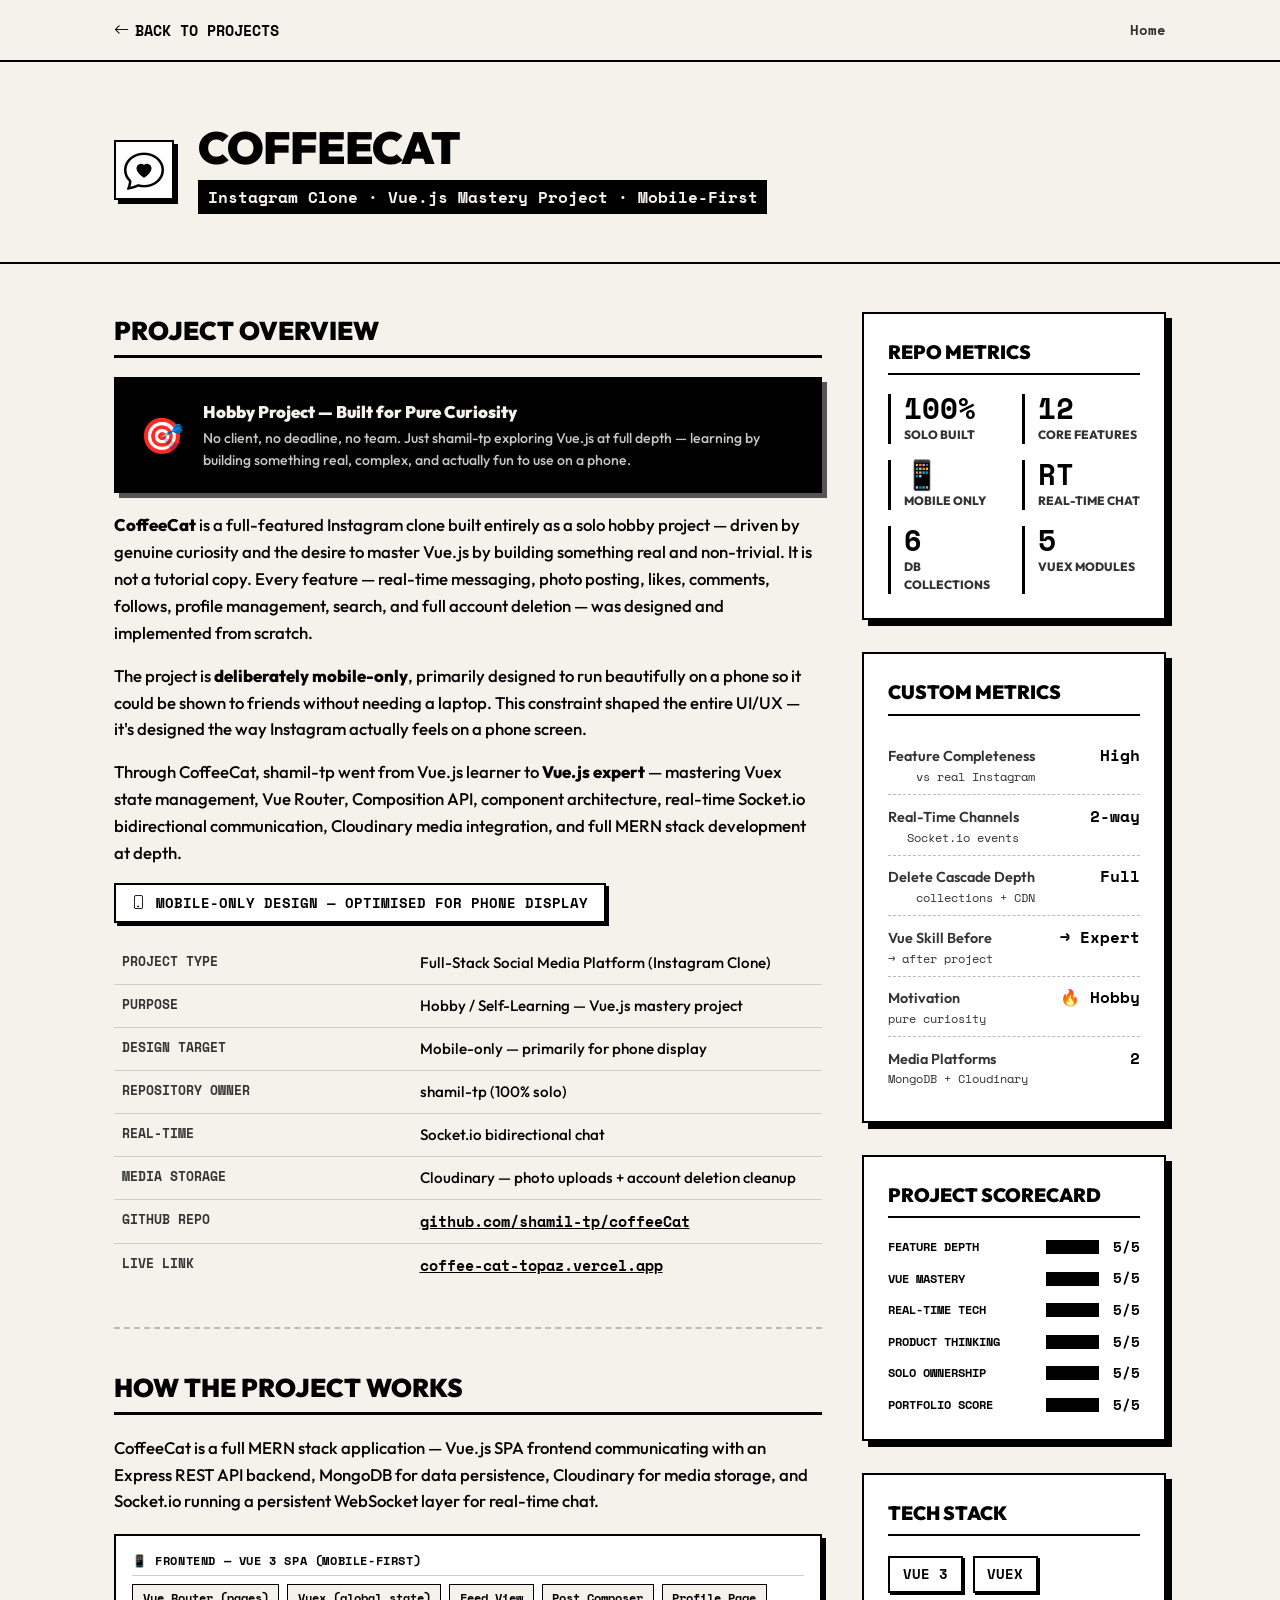
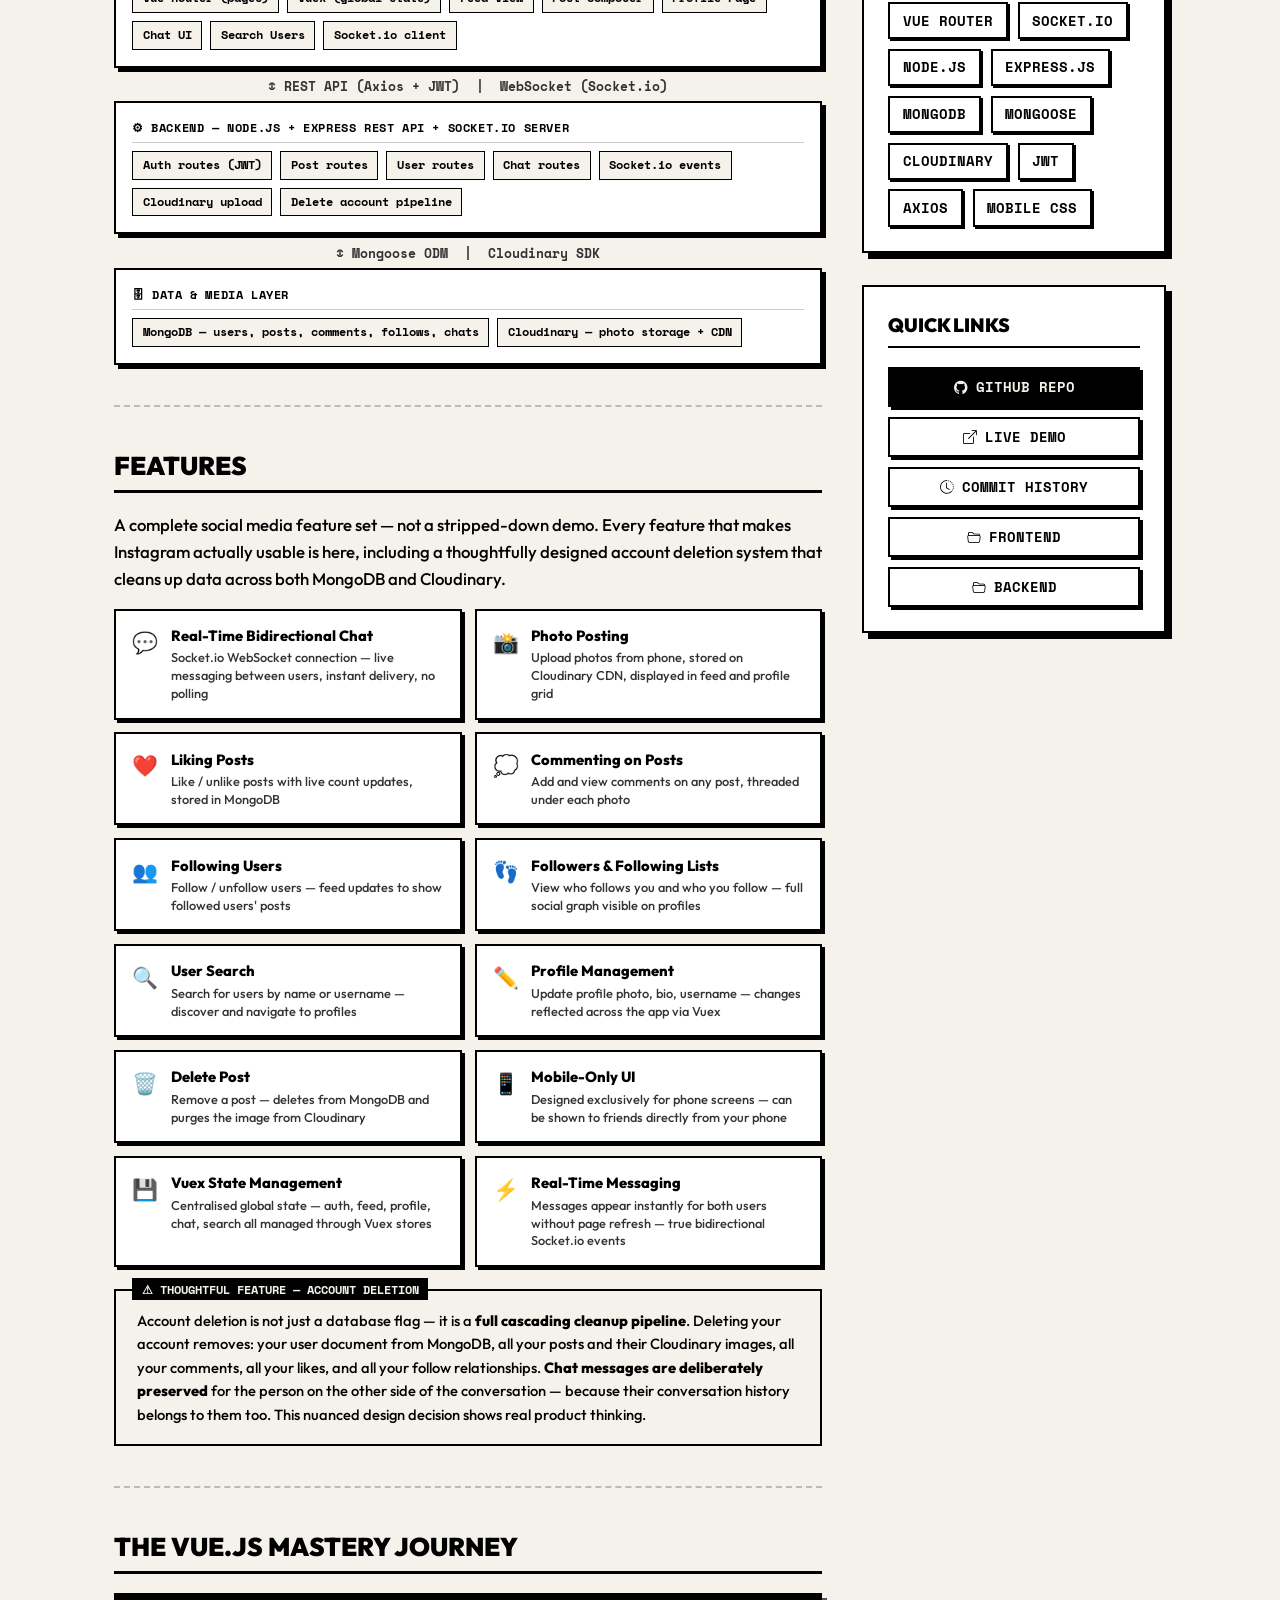
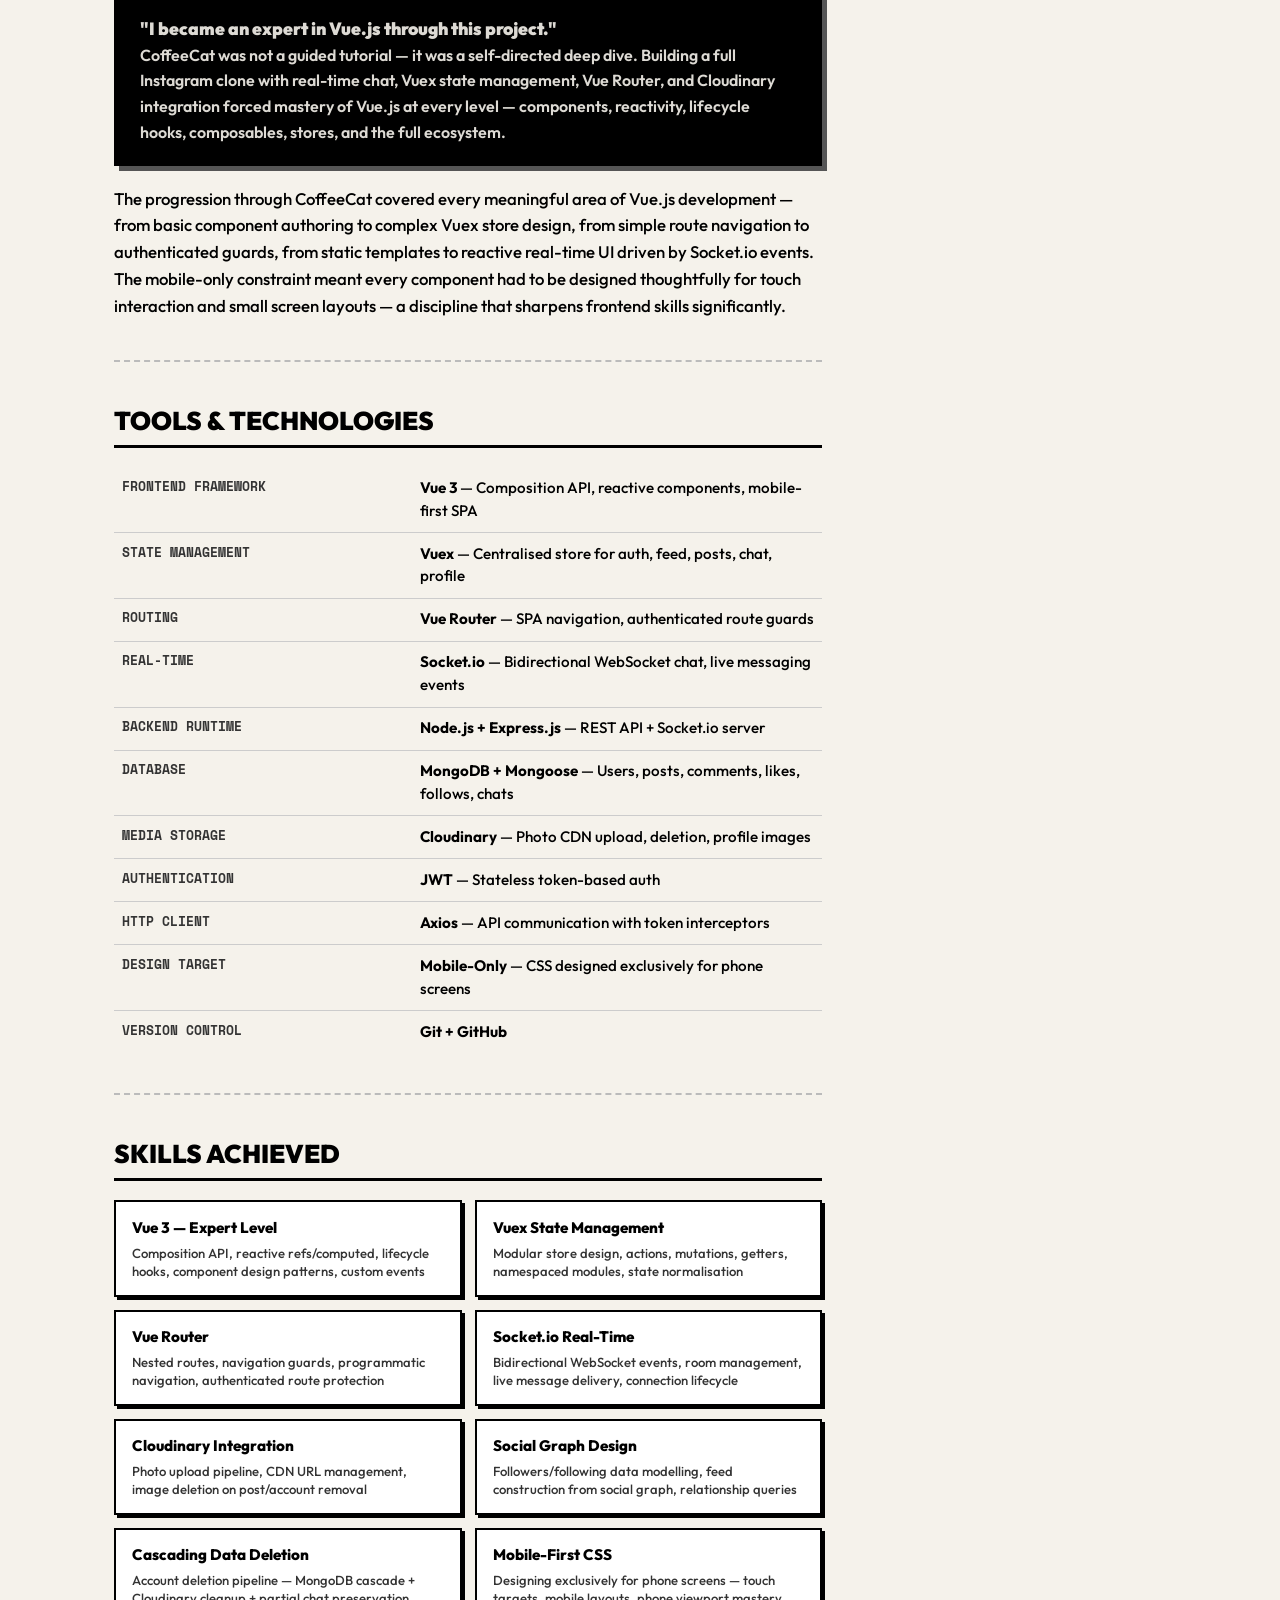
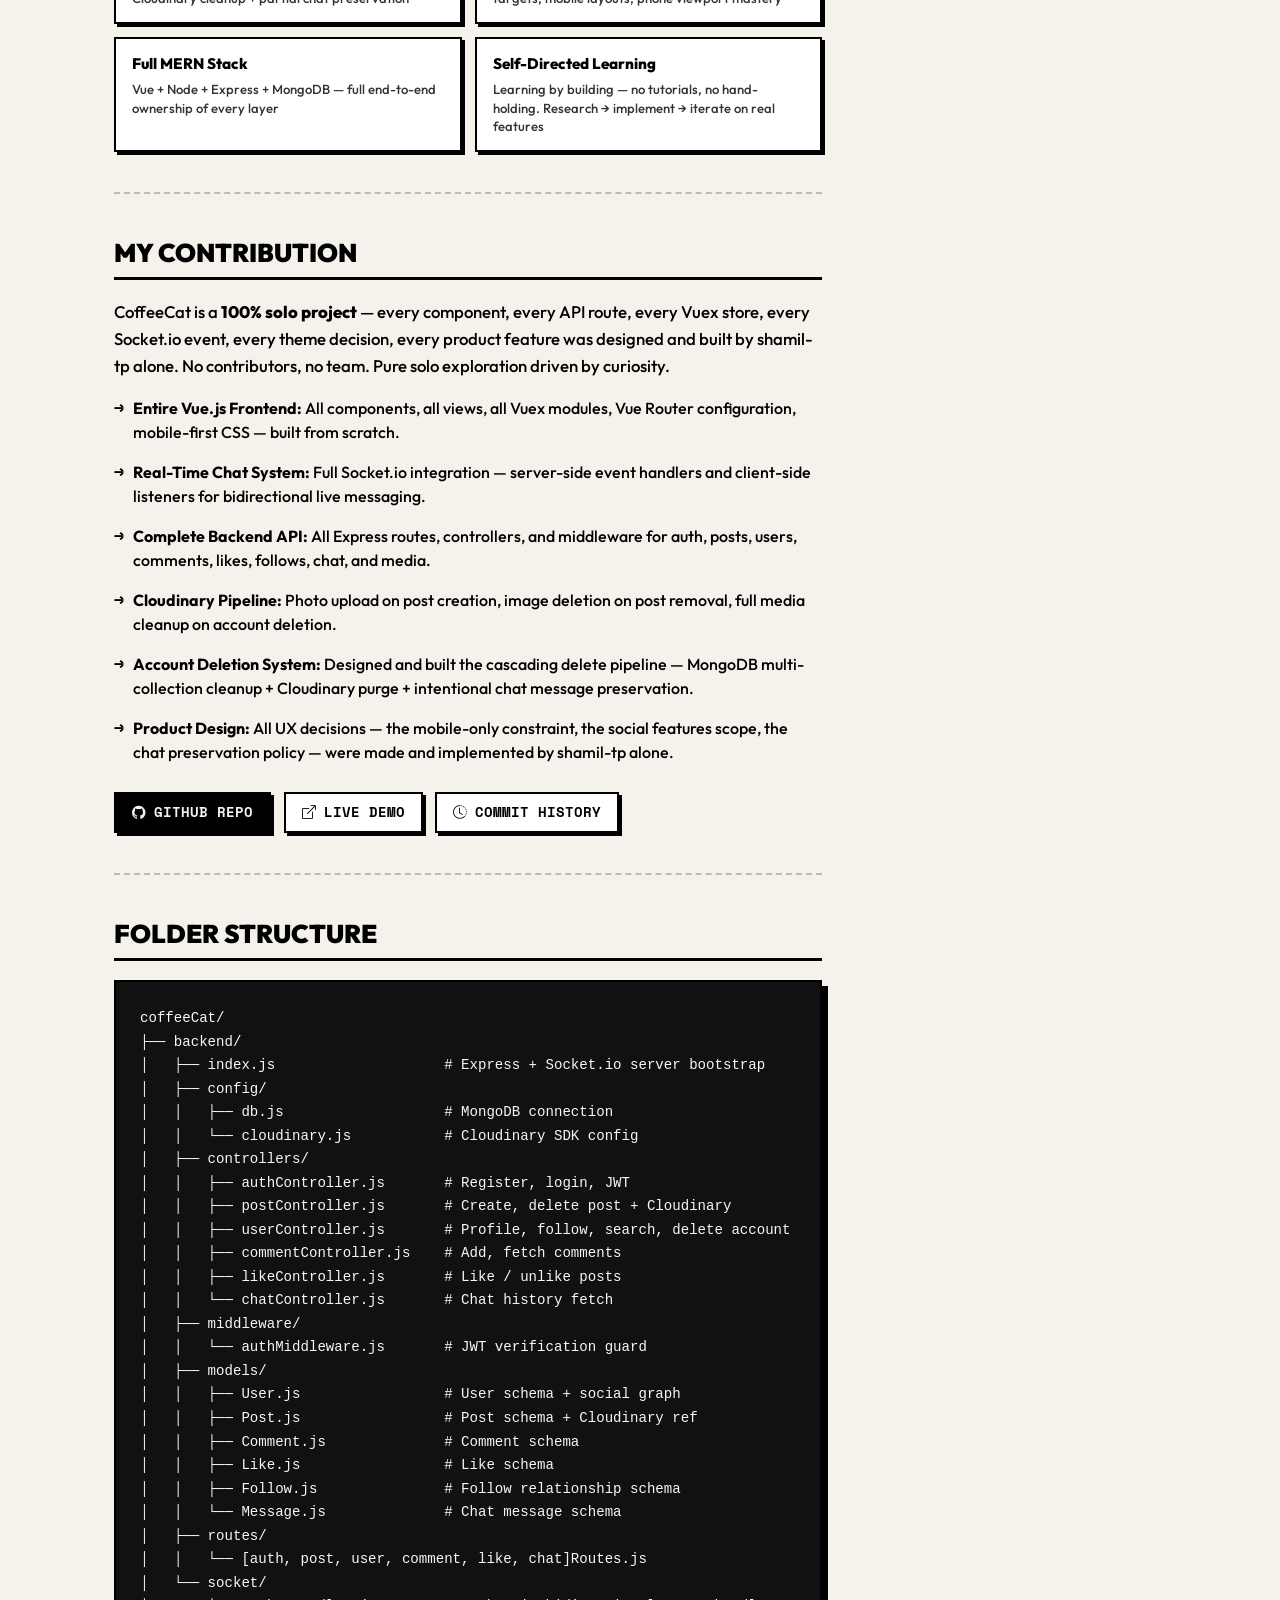
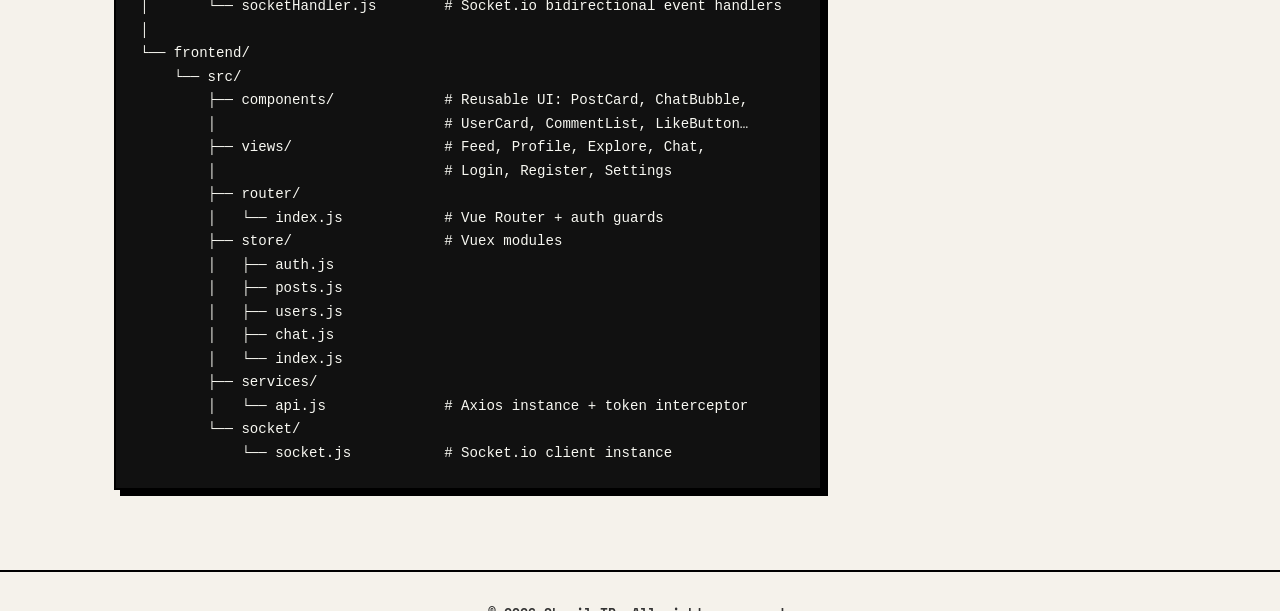
<file: coffeecat.html>
<!DOCTYPE html>
<html lang="en">
<head>
    <meta charset="UTF-8">
    <meta name="viewport" content="width=device-width, initial-scale=1.0">
    <title>CoffeeCat Details | Shamil TP</title>
    <link rel="preconnect" href="https://fonts.googleapis.com">
    <link rel="preconnect" href="https://fonts.gstatic.com" crossorigin>
    <link href="https://fonts.googleapis.com/css2?family=Outfit:wght@300;400;500;600;700;900&family=Space+Mono:ital,wght@0,400;0,700;1,400;1,700&display=swap" rel="stylesheet">
    <link rel="stylesheet" href="https://cdn.jsdelivr.net/npm/bootstrap-icons@1.11.3/font/bootstrap-icons.min.css">
    <style>
        :root {
            --bg-color: #F5F2EB;
            --card-bg: #FFFFFF;
            --text-primary: #000000;
            --text-secondary: #333333;
            --border-color: #000000;
            --nav-bg: rgba(245, 242, 235, 0.95);
            --font-main: 'Outfit', 'Helvetica Neue', sans-serif;
            --font-mono: 'Space Mono', 'Fira Code', monospace;
            --transition: transform 0.2s cubic-bezier(0.16, 1, 0.3, 1), box-shadow 0.2s cubic-bezier(0.16, 1, 0.3, 1), background-color 0.2s;
        }
        * { margin: 0; padding: 0; box-sizing: border-box; }
        body { background-color: var(--bg-color); color: var(--text-primary); font-family: var(--font-main); line-height: 1.5; font-size: 15px; }
        a { text-decoration: none; color: inherit; }
        .container { max-width: 1100px; margin: 0 auto; padding: 0 1.5rem; }

        .navbar { background: var(--nav-bg); border-bottom: 2px solid var(--border-color); position: sticky; top: 0; z-index: 100; backdrop-filter: blur(10px); }
        .nav-container { display: flex; justify-content: space-between; align-items: center; height: 60px; }
        .back-link { font-weight: 800; font-family: var(--font-mono); font-size: 0.95rem; color: var(--text-primary); display: flex; align-items: center; gap: 0.4rem; transition: var(--transition); text-transform: uppercase; }
        .back-link:hover { text-decoration: underline; }
        .nav-links { display: flex; list-style: none; gap: 1.5rem; }
        .nav-links a { font-family: var(--font-mono); color: var(--text-secondary); font-size: 0.9rem; font-weight: 700; }
        .nav-links a:hover { color: var(--text-primary); text-decoration: underline; }

        .project-header { background: var(--bg-color); padding: 4rem 0 3rem 0; border-bottom: 2px solid var(--border-color); margin-bottom: 3rem; }
        .header-container { display: flex; align-items: center; gap: 1.5rem; }
        .header-icon { width: 60px; height: 60px; display: flex; align-items: center; justify-content: center; font-size: 2.5rem; border: 2px solid var(--border-color); background: var(--card-bg); box-shadow: 4px 4px 0px rgba(0,0,0,1); flex-shrink: 0; }
        .project-title { font-size: 2.8rem; font-weight: 900; margin-bottom: 0.3rem; letter-spacing: -1px; text-transform: uppercase; line-height: 1; }
        .project-subtitle { font-family: var(--font-mono); font-size: 1rem; font-weight: 700; background: var(--text-primary); color: var(--bg-color); display: inline-block; padding: 0.3rem 0.6rem; margin-top: 0.3rem; }

        .content-grid { display: grid; grid-template-columns: 7fr 3fr; gap: 2.5rem; padding-bottom: 5rem; align-items: start; }
        .content-section { margin-bottom: 2.5rem; }
        .content-section:last-child { margin-bottom: 0; }
        .section-heading { font-size: 1.6rem; font-weight: 900; margin-bottom: 1.2rem; border-bottom: 3px solid var(--border-color); padding-bottom: 0.3rem; text-transform: uppercase; }

        .prose p { margin-bottom: 1rem; font-size: 1.05rem; line-height: 1.6; font-weight: 500; }
        .prose p:last-child { margin-bottom: 0; }
        .prose strong { font-weight: 800; }

        .feature-list { list-style: none; padding-left: 0; margin-top: 1rem; }
        .feature-list li { margin-bottom: 1rem; line-height: 1.5; font-size: 1rem; position: relative; padding-left: 1.2rem; font-weight: 500; }
        .feature-list li::before { content: '→'; position: absolute; left: 0; font-family: var(--font-mono); font-weight: 900; }

        .code-block { background: #111; border: 2px solid var(--border-color); padding: 1.5rem; overflow-x: auto; box-shadow: 6px 6px 0px rgba(0,0,0,1); margin-top: 1.2rem; }
        .code-block pre { font-family: var(--font-mono); font-size: 0.88rem; color: #f8f8f2; line-height: 1.6; }

        .sidebar-widget { background: var(--card-bg); border: 2px solid var(--border-color); padding: 1.5rem; margin-bottom: 2rem; box-shadow: 6px 6px 0px rgba(0,0,0,1); }
        .sidebar-widget:last-child { margin-bottom: 0; }
        .widget-title { font-size: 1.2rem; font-weight: 900; margin-bottom: 1.2rem; text-transform: uppercase; border-bottom: 2px solid var(--border-color); padding-bottom: 0.4rem; }

        .metric-grid { display: grid; grid-template-columns: 1fr 1fr; gap: 1rem; }
        .metric-item { display: flex; flex-direction: column; border-left: 3px solid var(--text-primary); padding-left: 0.8rem; }
        .m-val { font-family: var(--font-mono); font-size: 1.8rem; font-weight: 900; line-height: 1; margin-bottom: 0.2rem; }
        .m-label { font-size: 0.75rem; text-transform: uppercase; font-weight: 800; color: var(--text-secondary); }

        .tag-cloud { display: flex; flex-wrap: wrap; gap: 0.6rem; }
        .tag { font-family: var(--font-mono); background: var(--card-bg); padding: 0.4rem 0.8rem; border: 2px solid var(--border-color); font-size: 0.85rem; font-weight: 700; box-shadow: 2px 2px 0px rgba(0,0,0,1); transition: var(--transition); text-transform: uppercase; }
        .tag:hover { transform: translate(-2px,-2px); box-shadow: 4px 4px 0px rgba(0,0,0,1); background: var(--text-primary); color: var(--bg-color); }

        .footer { border-top: 2px solid var(--border-color); padding: 2rem 0; text-align: center; color: var(--text-secondary); font-size: 0.8rem; font-family: var(--font-mono); font-weight: 700; }

        .info-table { width: 100%; border-collapse: collapse; margin-top: 1rem; }
        .info-table tr { border-bottom: 1px solid #ccc; }
        .info-table tr:last-child { border-bottom: none; }
        .info-table td { padding: 0.6rem 0.5rem; font-size: 0.95rem; font-weight: 500; vertical-align: top; }
        .info-table td:first-child { font-family: var(--font-mono); font-weight: 700; font-size: 0.82rem; text-transform: uppercase; color: var(--text-secondary); width: 42%; }

        .section-divider { border: none; border-top: 2px dashed #bbb; margin: 2.5rem 0; }

        .link-btn { display: inline-flex; align-items: center; gap: 0.5rem; font-family: var(--font-mono); font-weight: 700; font-size: 0.85rem; border: 2px solid var(--border-color); padding: 0.5rem 1rem; background: var(--card-bg); box-shadow: 3px 3px 0 #000; transition: var(--transition); text-transform: uppercase; margin-top: 0.8rem; margin-right: 0.6rem; }
        .link-btn:hover { transform: translate(-2px,-2px); box-shadow: 5px 5px 0 #000; background: var(--text-primary); color: var(--bg-color); }
        .link-btn.primary { background: var(--text-primary); color: var(--bg-color); }
        .link-btn.primary:hover { background: var(--bg-color); color: var(--text-primary); }

        .custom-metric-row { display: flex; justify-content: space-between; align-items: baseline; padding: 0.55rem 0; border-bottom: 1px dashed #bbb; }
        .custom-metric-row:last-child { border-bottom: none; }
        .cm-label { font-weight: 600; color: var(--text-secondary); flex: 1; font-size: 0.9rem; }
        .cm-val { font-family: var(--font-mono); font-weight: 900; font-size: 1rem; text-align: right; }
        .cm-note { font-family: var(--font-mono); font-size: 0.72rem; color: var(--text-secondary); text-align: right; }

        .scorecard { margin-top: 1rem; display: flex; flex-direction: column; gap: 0.7rem; }
        .score-row { display: flex; align-items: center; gap: 0.8rem; }
        .score-label { font-family: var(--font-mono); font-size: 0.75rem; font-weight: 700; text-transform: uppercase; width: 145px; flex-shrink: 0; }
        .score-bar-wrap { flex: 1; height: 14px; border: 2px solid var(--border-color); background: var(--bg-color); }
        .score-bar { height: 100%; background: var(--text-primary); }
        .score-num { font-family: var(--font-mono); font-weight: 900; font-size: 0.85rem; width: 28px; text-align: right; }

        .skills-grid { display: grid; grid-template-columns: 1fr 1fr; gap: 0.8rem; margin-top: 1rem; }
        .skill-card { border: 2px solid var(--border-color); padding: 0.9rem 1rem; background: var(--card-bg); box-shadow: 3px 3px 0px rgba(0,0,0,1); transition: var(--transition); }
        .skill-card:hover { transform: translate(-2px,-2px); box-shadow: 5px 5px 0px rgba(0,0,0,1); }
        .skill-name { font-weight: 800; font-size: 0.95rem; margin-bottom: 0.25rem; }
        .skill-desc { font-size: 0.82rem; color: var(--text-secondary); font-weight: 500; line-height: 1.4; }

        /* Hobby banner */
        .hobby-banner { border: 2px solid var(--border-color); padding: 1.2rem 1.5rem; background: var(--text-primary); color: var(--bg-color); box-shadow: 5px 5px 0 #555; margin: 1.2rem 0; display: flex; align-items: center; gap: 1.2rem; }
        .hobby-icon { font-size: 2.2rem; flex-shrink: 0; }
        .hobby-text strong { font-weight: 900; font-size: 1.05rem; display: block; margin-bottom: 0.2rem; }
        .hobby-text span { font-size: 0.88rem; opacity: 0.82; font-weight: 500; }

        /* Mobile only badge */
        .mobile-badge { display: inline-flex; align-items: center; gap: 0.6rem; font-family: var(--font-mono); font-size: 0.85rem; font-weight: 700; border: 2px solid var(--border-color); padding: 0.5rem 1rem; background: var(--card-bg); box-shadow: 3px 3px 0 #000; text-transform: uppercase; margin-top: 1rem; }

        /* Feature grid — Instagram features */
        .feature-grid { display: grid; grid-template-columns: 1fr 1fr; gap: 0.8rem; margin-top: 1rem; }
        .feat-card { border: 2px solid var(--border-color); padding: 0.9rem 1rem; background: var(--card-bg); box-shadow: 3px 3px 0 #000; transition: var(--transition); display: flex; align-items: flex-start; gap: 0.8rem; }
        .feat-card:hover { transform: translate(-2px,-2px); box-shadow: 5px 5px 0 #000; }
        .feat-icon { font-size: 1.3rem; flex-shrink: 0; margin-top: 0.1rem; }
        .feat-name { font-weight: 800; font-size: 0.92rem; margin-bottom: 0.15rem; }
        .feat-desc { font-size: 0.8rem; color: var(--text-secondary); font-weight: 500; line-height: 1.4; }

        /* Delete account callout */
        .callout { border: 2px solid var(--border-color); padding: 1.1rem 1.3rem; background: var(--bg-color); margin-top: 1.2rem; position: relative; }
        .callout-label { position: absolute; top: -13px; left: 1rem; background: var(--text-primary); color: var(--bg-color); font-family: var(--font-mono); font-size: 0.72rem; font-weight: 900; padding: 0.15rem 0.6rem; text-transform: uppercase; }
        .callout p { font-size: 0.92rem; font-weight: 500; line-height: 1.6; color: var(--text-primary); }
        .callout strong { font-weight: 800; }

        /* Vue mastery banner */
        .mastery-banner { border: 2px solid var(--border-color); padding: 1.2rem 1.5rem; background: var(--text-primary); color: var(--bg-color); box-shadow: 5px 5px 0 #555; margin: 1.2rem 0; }
        .mastery-banner p { font-size: 1rem; font-weight: 600; line-height: 1.6; opacity: 0.9; }
        .mastery-banner strong { font-weight: 900; font-size: 1.1rem; opacity: 1; }

        /* arch layer */
        .arch-layer { border: 2px solid var(--border-color); padding: 1rem; background: var(--card-bg); box-shadow: 4px 4px 0 #000; margin-bottom: 0.6rem; }
        .arch-layer-title { font-weight: 900; font-size: 0.75rem; text-transform: uppercase; letter-spacing: 0.05em; margin-bottom: 0.5rem; border-bottom: 1px solid #ccc; padding-bottom: 0.3rem; font-family: var(--font-mono); }
        .arch-items { display: flex; flex-wrap: wrap; gap: 0.5rem; }
        .arch-item { background: var(--bg-color); border: 1.5px solid var(--border-color); padding: 0.25rem 0.6rem; font-size: 0.78rem; font-weight: 700; font-family: var(--font-mono); }
        .arch-arrow { text-align: center; font-family: var(--font-mono); font-size: 0.8rem; font-weight: 700; color: var(--text-secondary); margin: 0.3rem 0; }

        @media (max-width: 900px) {
            .content-grid { grid-template-columns: 1fr; gap: 2rem; }
            .header-container { flex-direction: column; align-items: center; text-align: center; gap: 1rem; }
            .skills-grid { grid-template-columns: 1fr; }
            .feature-grid { grid-template-columns: 1fr; }
            .score-label { width: 115px; font-size: 0.7rem; }
        }
    </style>
</head>
<body>

    <nav class="navbar">
        <div class="container nav-container">
            <a href="mycontributions.html" class="back-link"><i class="bi bi-arrow-left"></i> Back to Projects</a>
            <ul class="nav-links"><li><a href="index.html">Home</a></li></ul>
        </div>
    </nav>

    <header class="project-header">
        <div class="container header-container">
            <div class="header-icon"><i class="bi bi-chat-heart"></i></div>
            <div class="header-info">
                <h1 class="project-title">CoffeeCat</h1>
                <p class="project-subtitle">Instagram Clone · Vue.js Mastery Project · Mobile-First</p>
            </div>
        </div>
    </header>

    <main>
        <div class="container content-grid">

            <!-- ═══════════════ MAIN COLUMN ═══════════════ -->
            <div class="main-column">

                <!-- 1. OVERVIEW -->
                <section class="content-section">
                    <h2 class="section-heading">Project Overview</h2>

                    <div class="hobby-banner">
                        <div class="hobby-icon">🎯</div>
                        <div class="hobby-text">
                            <strong>Hobby Project — Built for Pure Curiosity</strong>
                            <span>No client, no deadline, no team. Just shamil-tp exploring Vue.js at full depth — learning by building something real, complex, and actually fun to use on a phone.</span>
                        </div>
                    </div>

                    <div class="prose">
                        <p><strong>CoffeeCat</strong> is a full-featured Instagram clone built entirely as a solo hobby project — driven by genuine curiosity and the desire to master Vue.js by building something real and non-trivial. It is not a tutorial copy. Every feature — real-time messaging, photo posting, likes, comments, follows, profile management, search, and full account deletion — was designed and implemented from scratch.</p>
                        <p>The project is <strong>deliberately mobile-only</strong>, primarily designed to run beautifully on a phone so it could be shown to friends without needing a laptop. This constraint shaped the entire UI/UX — it's designed the way Instagram actually feels on a phone screen.</p>
                        <p>Through CoffeeCat, shamil-tp went from Vue.js learner to <strong>Vue.js expert</strong> — mastering Vuex state management, Vue Router, Composition API, component architecture, real-time Socket.io bidirectional communication, Cloudinary media integration, and full MERN stack development at depth.</p>
                    </div>

                    <div class="mobile-badge">
                        <i class="bi bi-phone"></i>
                        Mobile-Only Design — Optimised for Phone Display
                    </div>

                    <table class="info-table" style="margin-top:1.2rem;">
                        <tr><td>Project Type</td><td>Full-Stack Social Media Platform (Instagram Clone)</td></tr>
                        <tr><td>Purpose</td><td>Hobby / Self-Learning — Vue.js mastery project</td></tr>
                        <tr><td>Design Target</td><td>Mobile-only — primarily for phone display</td></tr>
                        <tr><td>Repository Owner</td><td>shamil-tp (100% solo)</td></tr>
                        <tr><td>Real-time</td><td>Socket.io bidirectional chat</td></tr>
                        <tr><td>Media Storage</td><td>Cloudinary — photo uploads + account deletion cleanup</td></tr>
                        <tr><td>GitHub Repo</td><td><a href="https://github.com/shamil-tp/coffeeCat" target="_blank" style="font-family:var(--font-mono);font-weight:700;text-decoration:underline;">github.com/shamil-tp/coffeeCat</a></td></tr>
                        <tr><td>Live Link</td><td><a href="https://coffee-cat-topaz.vercel.app/login" target="_blank" style="font-family:var(--font-mono);font-weight:700;text-decoration:underline;">coffee-cat-topaz.vercel.app</a></td></tr>
                    </table>
                </section>

                <hr class="section-divider">

                <!-- 2. HOW IT WORKS -->
                <section class="content-section">
                    <h2 class="section-heading">How The Project Works</h2>
                    <div class="prose">
                        <p>CoffeeCat is a full MERN stack application — Vue.js SPA frontend communicating with an Express REST API backend, MongoDB for data persistence, Cloudinary for media storage, and Socket.io running a persistent WebSocket layer for real-time chat.</p>
                    </div>

                    <div style="margin-top:1.2rem;">
                        <div class="arch-layer">
                            <div class="arch-layer-title">📱 Frontend — Vue 3 SPA (Mobile-First)</div>
                            <div class="arch-items">
                                <span class="arch-item">Vue Router (pages)</span>
                                <span class="arch-item">Vuex (global state)</span>
                                <span class="arch-item">Feed View</span>
                                <span class="arch-item">Post Composer</span>
                                <span class="arch-item">Profile Page</span>
                                <span class="arch-item">Chat UI</span>
                                <span class="arch-item">Search Users</span>
                                <span class="arch-item">Socket.io client</span>
                            </div>
                        </div>
                        <div class="arch-arrow">↕ REST API (Axios + JWT) &nbsp;|&nbsp; WebSocket (Socket.io)</div>
                        <div class="arch-layer">
                            <div class="arch-layer-title">⚙ Backend — Node.js + Express REST API + Socket.io Server</div>
                            <div class="arch-items">
                                <span class="arch-item">Auth routes (JWT)</span>
                                <span class="arch-item">Post routes</span>
                                <span class="arch-item">User routes</span>
                                <span class="arch-item">Chat routes</span>
                                <span class="arch-item">Socket.io events</span>
                                <span class="arch-item">Cloudinary upload</span>
                                <span class="arch-item">Delete account pipeline</span>
                            </div>
                        </div>
                        <div class="arch-arrow">↕ Mongoose ODM &nbsp;|&nbsp; Cloudinary SDK</div>
                        <div class="arch-layer">
                            <div class="arch-layer-title">🗄 Data & Media Layer</div>
                            <div class="arch-items">
                                <span class="arch-item">MongoDB — users, posts, comments, follows, chats</span>
                                <span class="arch-item">Cloudinary — photo storage + CDN</span>
                            </div>
                        </div>
                    </div>
                </section>

                <hr class="section-divider">

                <!-- 3. FEATURES -->
                <section class="content-section">
                    <h2 class="section-heading">Features</h2>
                    <div class="prose">
                        <p>A complete social media feature set — not a stripped-down demo. Every feature that makes Instagram actually usable is here, including a thoughtfully designed account deletion system that cleans up data across both MongoDB and Cloudinary.</p>
                    </div>

                    <div class="feature-grid">
                        <div class="feat-card">
                            <div class="feat-icon">💬</div>
                            <div>
                                <div class="feat-name">Real-Time Bidirectional Chat</div>
                                <div class="feat-desc">Socket.io WebSocket connection — live messaging between users, instant delivery, no polling</div>
                            </div>
                        </div>
                        <div class="feat-card">
                            <div class="feat-icon">📸</div>
                            <div>
                                <div class="feat-name">Photo Posting</div>
                                <div class="feat-desc">Upload photos from phone, stored on Cloudinary CDN, displayed in feed and profile grid</div>
                            </div>
                        </div>
                        <div class="feat-card">
                            <div class="feat-icon">❤️</div>
                            <div>
                                <div class="feat-name">Liking Posts</div>
                                <div class="feat-desc">Like / unlike posts with live count updates, stored in MongoDB</div>
                            </div>
                        </div>
                        <div class="feat-card">
                            <div class="feat-icon">💭</div>
                            <div>
                                <div class="feat-name">Commenting on Posts</div>
                                <div class="feat-desc">Add and view comments on any post, threaded under each photo</div>
                            </div>
                        </div>
                        <div class="feat-card">
                            <div class="feat-icon">👥</div>
                            <div>
                                <div class="feat-name">Following Users</div>
                                <div class="feat-desc">Follow / unfollow users — feed updates to show followed users' posts</div>
                            </div>
                        </div>
                        <div class="feat-card">
                            <div class="feat-icon">👣</div>
                            <div>
                                <div class="feat-name">Followers & Following Lists</div>
                                <div class="feat-desc">View who follows you and who you follow — full social graph visible on profiles</div>
                            </div>
                        </div>
                        <div class="feat-card">
                            <div class="feat-icon">🔍</div>
                            <div>
                                <div class="feat-name">User Search</div>
                                <div class="feat-desc">Search for users by name or username — discover and navigate to profiles</div>
                            </div>
                        </div>
                        <div class="feat-card">
                            <div class="feat-icon">✏️</div>
                            <div>
                                <div class="feat-name">Profile Management</div>
                                <div class="feat-desc">Update profile photo, bio, username — changes reflected across the app via Vuex</div>
                            </div>
                        </div>
                        <div class="feat-card">
                            <div class="feat-icon">🗑️</div>
                            <div>
                                <div class="feat-name">Delete Post</div>
                                <div class="feat-desc">Remove a post — deletes from MongoDB and purges the image from Cloudinary</div>
                            </div>
                        </div>
                        <div class="feat-card">
                            <div class="feat-icon">📱</div>
                            <div>
                                <div class="feat-name">Mobile-Only UI</div>
                                <div class="feat-desc">Designed exclusively for phone screens — can be shown to friends directly from your phone</div>
                            </div>
                        </div>
                        <div class="feat-card">
                            <div class="feat-icon">💾</div>
                            <div>
                                <div class="feat-name">Vuex State Management</div>
                                <div class="feat-desc">Centralised global state — auth, feed, profile, chat, search all managed through Vuex stores</div>
                            </div>
                        </div>
                        <div class="feat-card">
                            <div class="feat-icon">⚡</div>
                            <div>
                                <div class="feat-name">Real-Time Messaging</div>
                                <div class="feat-desc">Messages appear instantly for both users without page refresh — true bidirectional Socket.io events</div>
                            </div>
                        </div>
                    </div>

                    <!-- Delete account callout -->
                    <div class="callout" style="margin-top:1.4rem;">
                        <div class="callout-label">⚠ Thoughtful Feature — Account Deletion</div>
                        <p>Account deletion is not just a database flag — it is a <strong>full cascading cleanup pipeline</strong>. Deleting your account removes: your user document from MongoDB, all your posts and their Cloudinary images, all your comments, all your likes, and all your follow relationships. <strong>Chat messages are deliberately preserved</strong> for the person on the other side of the conversation — because their conversation history belongs to them too. This nuanced design decision shows real product thinking.</p>
                    </div>
                </section>

                <hr class="section-divider">

                <!-- 4. VUE MASTERY -->
                <section class="content-section">
                    <h2 class="section-heading">The Vue.js Mastery Journey</h2>

                    <div class="mastery-banner">
                        <p><strong>"I became an expert in Vue.js through this project."</strong><br>
                        CoffeeCat was not a guided tutorial — it was a self-directed deep dive. Building a full Instagram clone with real-time chat, Vuex state management, Vue Router, and Cloudinary integration forced mastery of Vue.js at every level — components, reactivity, lifecycle hooks, composables, stores, and the full ecosystem.</p>
                    </div>

                    <div class="prose">
                        <p>The progression through CoffeeCat covered every meaningful area of Vue.js development — from basic component authoring to complex Vuex store design, from simple route navigation to authenticated guards, from static templates to reactive real-time UI driven by Socket.io events. The mobile-only constraint meant every component had to be designed thoughtfully for touch interaction and small screen layouts — a discipline that sharpens frontend skills significantly.</p>
                    </div>
                </section>

                <hr class="section-divider">

                <!-- 5. TOOLS USED -->
                <section class="content-section">
                    <h2 class="section-heading">Tools & Technologies</h2>
                    <table class="info-table" style="margin-top:0.5rem;">
                        <tr><td>Frontend Framework</td><td><strong>Vue 3</strong> — Composition API, reactive components, mobile-first SPA</td></tr>
                        <tr><td>State Management</td><td><strong>Vuex</strong> — Centralised store for auth, feed, posts, chat, profile</td></tr>
                        <tr><td>Routing</td><td><strong>Vue Router</strong> — SPA navigation, authenticated route guards</td></tr>
                        <tr><td>Real-Time</td><td><strong>Socket.io</strong> — Bidirectional WebSocket chat, live messaging events</td></tr>
                        <tr><td>Backend Runtime</td><td><strong>Node.js + Express.js</strong> — REST API + Socket.io server</td></tr>
                        <tr><td>Database</td><td><strong>MongoDB + Mongoose</strong> — Users, posts, comments, likes, follows, chats</td></tr>
                        <tr><td>Media Storage</td><td><strong>Cloudinary</strong> — Photo CDN upload, deletion, profile images</td></tr>
                        <tr><td>Authentication</td><td><strong>JWT</strong> — Stateless token-based auth</td></tr>
                        <tr><td>HTTP Client</td><td><strong>Axios</strong> — API communication with token interceptors</td></tr>
                        <tr><td>Design Target</td><td><strong>Mobile-Only</strong> — CSS designed exclusively for phone screens</td></tr>
                        <tr><td>Version Control</td><td><strong>Git + GitHub</strong></td></tr>
                    </table>
                </section>

                <hr class="section-divider">

                <!-- 6. SKILLS ACHIEVED -->
                <section class="content-section">
                    <h2 class="section-heading">Skills Achieved</h2>
                    <div class="skills-grid">
                        <div class="skill-card">
                            <div class="skill-name">Vue 3 — Expert Level</div>
                            <div class="skill-desc">Composition API, reactive refs/computed, lifecycle hooks, component design patterns, custom events</div>
                        </div>
                        <div class="skill-card">
                            <div class="skill-name">Vuex State Management</div>
                            <div class="skill-desc">Modular store design, actions, mutations, getters, namespaced modules, state normalisation</div>
                        </div>
                        <div class="skill-card">
                            <div class="skill-name">Vue Router</div>
                            <div class="skill-desc">Nested routes, navigation guards, programmatic navigation, authenticated route protection</div>
                        </div>
                        <div class="skill-card">
                            <div class="skill-name">Socket.io Real-Time</div>
                            <div class="skill-desc">Bidirectional WebSocket events, room management, live message delivery, connection lifecycle</div>
                        </div>
                        <div class="skill-card">
                            <div class="skill-name">Cloudinary Integration</div>
                            <div class="skill-desc">Photo upload pipeline, CDN URL management, image deletion on post/account removal</div>
                        </div>
                        <div class="skill-card">
                            <div class="skill-name">Social Graph Design</div>
                            <div class="skill-desc">Followers/following data modelling, feed construction from social graph, relationship queries</div>
                        </div>
                        <div class="skill-card">
                            <div class="skill-name">Cascading Data Deletion</div>
                            <div class="skill-desc">Account deletion pipeline — MongoDB cascade + Cloudinary cleanup + partial chat preservation</div>
                        </div>
                        <div class="skill-card">
                            <div class="skill-name">Mobile-First CSS</div>
                            <div class="skill-desc">Designing exclusively for phone screens — touch targets, mobile layouts, phone viewport mastery</div>
                        </div>
                        <div class="skill-card">
                            <div class="skill-name">Full MERN Stack</div>
                            <div class="skill-desc">Vue + Node + Express + MongoDB — full end-to-end ownership of every layer</div>
                        </div>
                        <div class="skill-card">
                            <div class="skill-name">Self-Directed Learning</div>
                            <div class="skill-desc">Learning by building — no tutorials, no hand-holding. Research → implement → iterate on real features</div>
                        </div>
                    </div>
                </section>

                <hr class="section-divider">

                <!-- 7. MY CONTRIBUTION -->
                <section class="content-section">
                    <h2 class="section-heading">My Contribution</h2>
                    <div class="prose">
                        <p>CoffeeCat is a <strong>100% solo project</strong> — every component, every API route, every Vuex store, every Socket.io event, every theme decision, every product feature was designed and built by shamil-tp alone. No contributors, no team. Pure solo exploration driven by curiosity.</p>
                    </div>
                    <ul class="feature-list" style="margin-top:1rem;">
                        <li><strong>Entire Vue.js Frontend:</strong> All components, all views, all Vuex modules, Vue Router configuration, mobile-first CSS — built from scratch.</li>
                        <li><strong>Real-Time Chat System:</strong> Full Socket.io integration — server-side event handlers and client-side listeners for bidirectional live messaging.</li>
                        <li><strong>Complete Backend API:</strong> All Express routes, controllers, and middleware for auth, posts, users, comments, likes, follows, chat, and media.</li>
                        <li><strong>Cloudinary Pipeline:</strong> Photo upload on post creation, image deletion on post removal, full media cleanup on account deletion.</li>
                        <li><strong>Account Deletion System:</strong> Designed and built the cascading delete pipeline — MongoDB multi-collection cleanup + Cloudinary purge + intentional chat message preservation.</li>
                        <li><strong>Product Design:</strong> All UX decisions — the mobile-only constraint, the social features scope, the chat preservation policy — were made and implemented by shamil-tp alone.</li>
                    </ul>

                    <a href="https://github.com/shamil-tp/coffeeCat" target="_blank" class="link-btn primary"><i class="bi bi-github"></i> GitHub Repo</a>
                    <a href="https://coffee-cat-topaz.vercel.app/login" target="_blank" class="link-btn"><i class="bi bi-box-arrow-up-right"></i> Live Demo</a>
                    <a href="https://github.com/shamil-tp/coffeeCat/commits/main" target="_blank" class="link-btn"><i class="bi bi-clock-history"></i> Commit History</a>
                </section>

                <hr class="section-divider">

                <!-- 8. FOLDER STRUCTURE -->
                <section class="content-section">
                    <h2 class="section-heading">Folder Structure</h2>
                    <div class="code-block">
                        <pre><code>coffeeCat/
├── backend/
│   ├── index.js                    # Express + Socket.io server bootstrap
│   ├── config/
│   │   ├── db.js                   # MongoDB connection
│   │   └── cloudinary.js           # Cloudinary SDK config
│   ├── controllers/
│   │   ├── authController.js       # Register, login, JWT
│   │   ├── postController.js       # Create, delete post + Cloudinary
│   │   ├── userController.js       # Profile, follow, search, delete account
│   │   ├── commentController.js    # Add, fetch comments
│   │   ├── likeController.js       # Like / unlike posts
│   │   └── chatController.js       # Chat history fetch
│   ├── middleware/
│   │   └── authMiddleware.js       # JWT verification guard
│   ├── models/
│   │   ├── User.js                 # User schema + social graph
│   │   ├── Post.js                 # Post schema + Cloudinary ref
│   │   ├── Comment.js              # Comment schema
│   │   ├── Like.js                 # Like schema
│   │   ├── Follow.js               # Follow relationship schema
│   │   └── Message.js              # Chat message schema
│   ├── routes/
│   │   └── [auth, post, user, comment, like, chat]Routes.js
│   └── socket/
│       └── socketHandler.js        # Socket.io bidirectional event handlers
│
└── frontend/
    └── src/
        ├── components/             # Reusable UI: PostCard, ChatBubble,
        │                           # UserCard, CommentList, LikeButton…
        ├── views/                  # Feed, Profile, Explore, Chat,
        │                           # Login, Register, Settings
        ├── router/
        │   └── index.js            # Vue Router + auth guards
        ├── store/                  # Vuex modules
        │   ├── auth.js
        │   ├── posts.js
        │   ├── users.js
        │   ├── chat.js
        │   └── index.js
        ├── services/
        │   └── api.js              # Axios instance + token interceptor
        └── socket/
            └── socket.js           # Socket.io client instance</code></pre>
                    </div>
                </section>

            </div>

            <!-- ═══════════════ SIDEBAR ═══════════════ -->
            <aside class="sidebar-column">

                <!-- Repo Metrics -->
                <div class="sidebar-widget">
                    <h3 class="widget-title">Repo Metrics</h3>
                    <div class="metric-grid">
                        <div class="metric-item">
                            <span class="m-val">100%</span>
                            <span class="m-label">Solo Built</span>
                        </div>
                        <div class="metric-item">
                            <span class="m-val">12</span>
                            <span class="m-label">Core Features</span>
                        </div>
                        <div class="metric-item">
                            <span class="m-val">📱</span>
                            <span class="m-label">Mobile Only</span>
                        </div>
                        <div class="metric-item">
                            <span class="m-val">RT</span>
                            <span class="m-label">Real-Time Chat</span>
                        </div>
                        <div class="metric-item">
                            <span class="m-val">6</span>
                            <span class="m-label">DB Collections</span>
                        </div>
                        <div class="metric-item">
                            <span class="m-val">5</span>
                            <span class="m-label">Vuex Modules</span>
                        </div>
                    </div>
                </div>

                <!-- Custom Metrics -->
                <div class="sidebar-widget">
                    <h3 class="widget-title">Custom Metrics</h3>
                    <div class="custom-metric-row">
                        <div>
                            <div class="cm-label">Feature Completeness</div>
                            <div class="cm-note">vs real Instagram</div>
                        </div>
                        <div class="cm-val">High</div>
                    </div>
                    <div class="custom-metric-row">
                        <div>
                            <div class="cm-label">Real-Time Channels</div>
                            <div class="cm-note">Socket.io events</div>
                        </div>
                        <div class="cm-val">2-way</div>
                    </div>
                    <div class="custom-metric-row">
                        <div>
                            <div class="cm-label">Delete Cascade Depth</div>
                            <div class="cm-note">collections + CDN</div>
                        </div>
                        <div class="cm-val">Full</div>
                    </div>
                    <div class="custom-metric-row">
                        <div>
                            <div class="cm-label">Vue Skill Before</div>
                            <div class="cm-note">→ after project</div>
                        </div>
                        <div class="cm-val">→ Expert</div>
                    </div>
                    <div class="custom-metric-row">
                        <div>
                            <div class="cm-label">Motivation</div>
                            <div class="cm-note">pure curiosity</div>
                        </div>
                        <div class="cm-val">🔥 Hobby</div>
                    </div>
                    <div class="custom-metric-row">
                        <div>
                            <div class="cm-label">Media Platforms</div>
                            <div class="cm-note">MongoDB + Cloudinary</div>
                        </div>
                        <div class="cm-val">2</div>
                    </div>
                </div>

                <!-- Scorecard -->
                <div class="sidebar-widget">
                    <h3 class="widget-title">Project Scorecard</h3>
                    <div class="scorecard">
                        <div class="score-row">
                            <span class="score-label">Feature Depth</span>
                            <div class="score-bar-wrap"><div class="score-bar" style="width:100%"></div></div>
                            <span class="score-num">5/5</span>
                        </div>
                        <div class="score-row">
                            <span class="score-label">Vue Mastery</span>
                            <div class="score-bar-wrap"><div class="score-bar" style="width:100%"></div></div>
                            <span class="score-num">5/5</span>
                        </div>
                        <div class="score-row">
                            <span class="score-label">Real-Time Tech</span>
                            <div class="score-bar-wrap"><div class="score-bar" style="width:100%"></div></div>
                            <span class="score-num">5/5</span>
                        </div>
                        <div class="score-row">
                            <span class="score-label">Product Thinking</span>
                            <div class="score-bar-wrap"><div class="score-bar" style="width:100%"></div></div>
                            <span class="score-num">5/5</span>
                        </div>
                        <div class="score-row">
                            <span class="score-label">Solo Ownership</span>
                            <div class="score-bar-wrap"><div class="score-bar" style="width:100%"></div></div>
                            <span class="score-num">5/5</span>
                        </div>
                        <div class="score-row">
                            <span class="score-label">Portfolio Score</span>
                            <div class="score-bar-wrap"><div class="score-bar" style="width:100%"></div></div>
                            <span class="score-num">5/5</span>
                        </div>
                    </div>
                </div>

                <!-- Tech Stack -->
                <div class="sidebar-widget">
                    <h3 class="widget-title">Tech Stack</h3>
                    <div class="tag-cloud">
                        <span class="tag">Vue 3</span>
                        <span class="tag">Vuex</span>
                        <span class="tag">Vue Router</span>
                        <span class="tag">Socket.io</span>
                        <span class="tag">Node.js</span>
                        <span class="tag">Express.js</span>
                        <span class="tag">MongoDB</span>
                        <span class="tag">Mongoose</span>
                        <span class="tag">Cloudinary</span>
                        <span class="tag">JWT</span>
                        <span class="tag">Axios</span>
                        <span class="tag">Mobile CSS</span>
                    </div>
                </div>

                <!-- Quick Links -->
                <div class="sidebar-widget">
                    <h3 class="widget-title">Quick Links</h3>
                    <div style="display:flex;flex-direction:column;gap:0.6rem;">
                        <a href="https://github.com/shamil-tp/coffeeCat" target="_blank" class="link-btn primary" style="margin:0;width:100%;justify-content:center;"><i class="bi bi-github"></i> GitHub Repo</a>
                        <a href="https://coffee-cat-topaz.vercel.app/login" target="_blank" class="link-btn" style="margin:0;width:100%;justify-content:center;"><i class="bi bi-box-arrow-up-right"></i> Live Demo</a>
                        <a href="https://github.com/shamil-tp/coffeeCat/commits/main" target="_blank" class="link-btn" style="margin:0;width:100%;justify-content:center;"><i class="bi bi-clock-history"></i> Commit History</a>
                        <a href="https://github.com/shamil-tp/coffeeCat/tree/main/frontend" target="_blank" class="link-btn" style="margin:0;width:100%;justify-content:center;"><i class="bi bi-folder2-open"></i> Frontend</a>
                        <a href="https://github.com/shamil-tp/coffeeCat/tree/main/backend" target="_blank" class="link-btn" style="margin:0;width:100%;justify-content:center;"><i class="bi bi-folder2-open"></i> Backend</a>
                    </div>
                </div>

            </aside>
        </div>
    </main>

    <footer class="footer">
        <div class="container">
            <p>&copy; 2026 Shamil TP. All rights reserved.</p>
        </div>
    </footer>

</body>
</html>
</file>
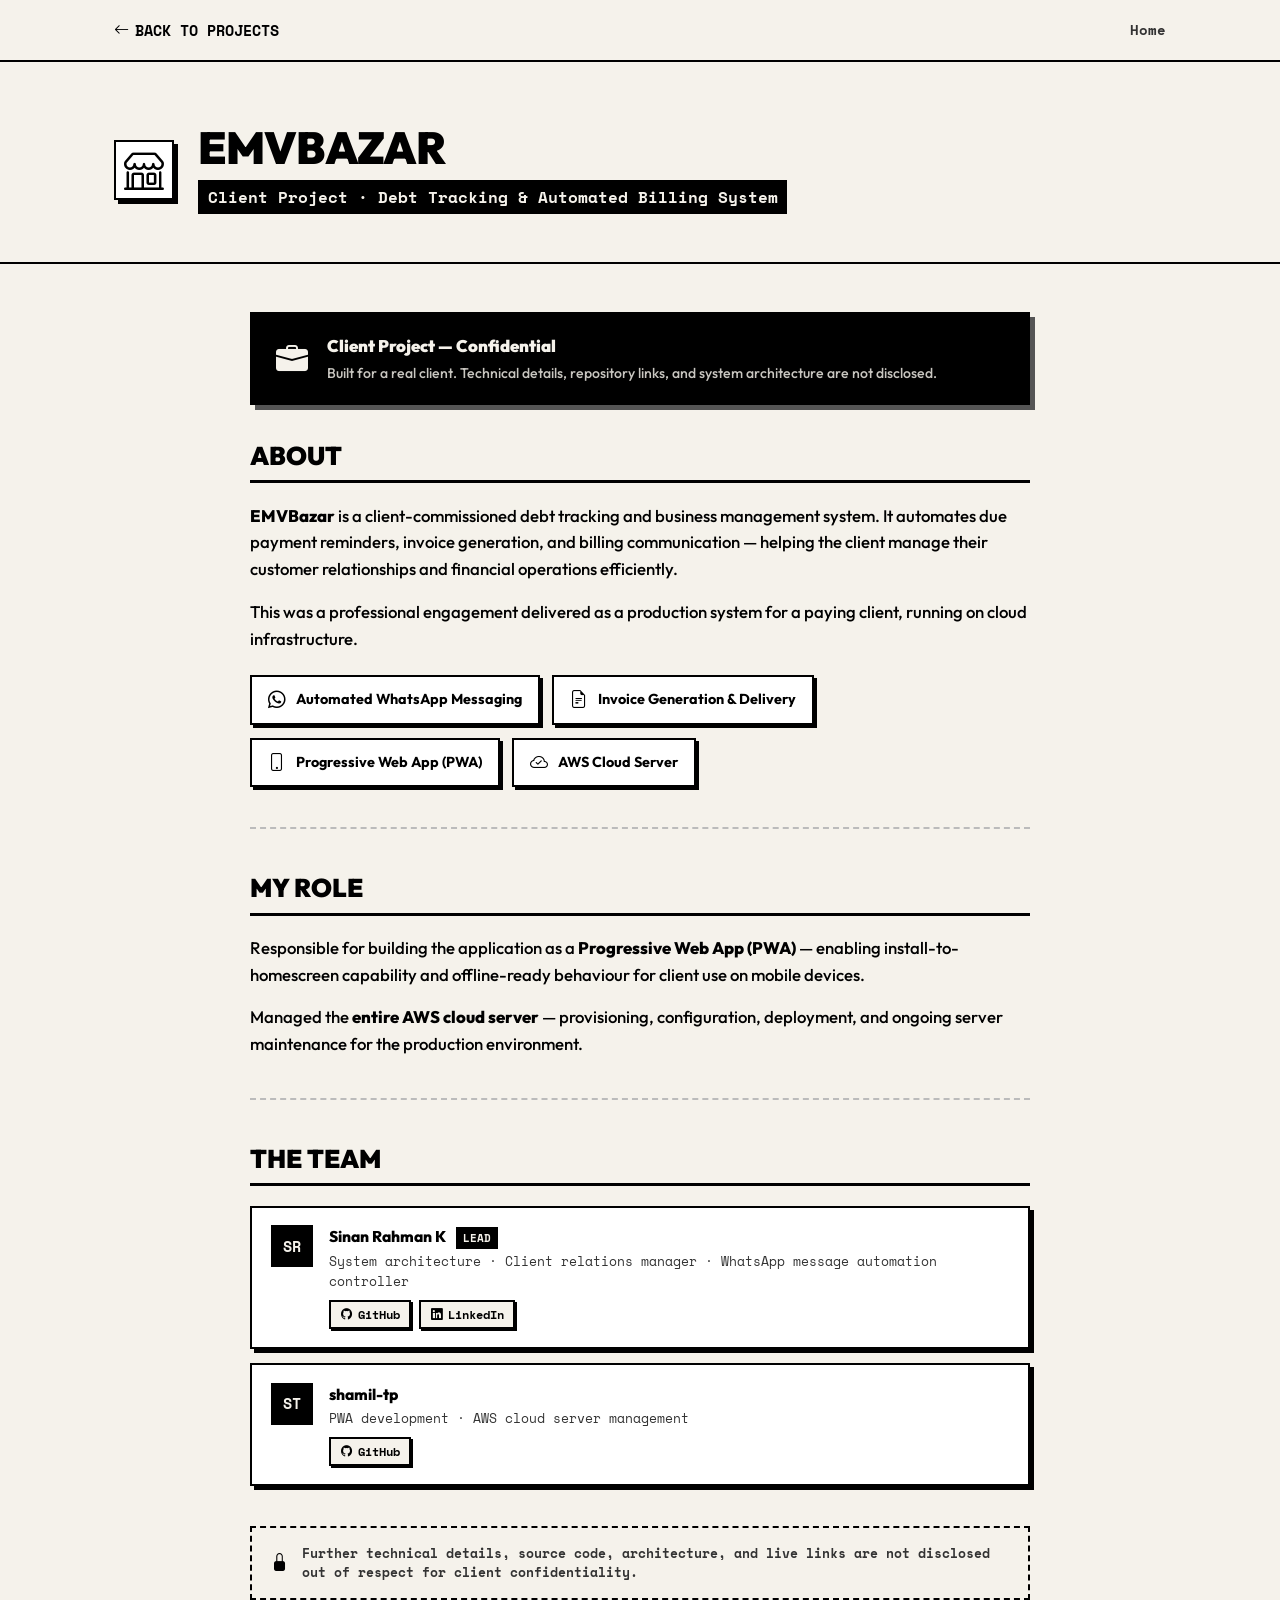
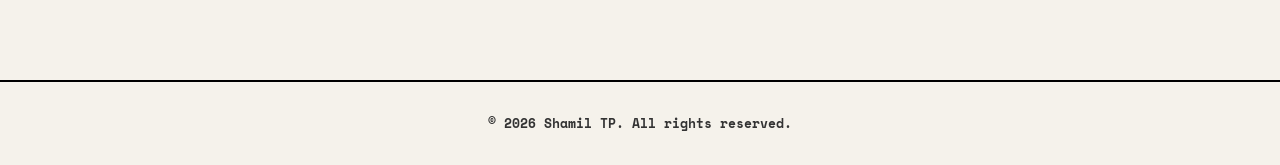
<file: emvbazar.html>
<!DOCTYPE html>
<html lang="en">
<head>
    <meta charset="UTF-8">
    <meta name="viewport" content="width=device-width, initial-scale=1.0">
    <title>EMVBazar | Shamil TP</title>
    <link rel="preconnect" href="https://fonts.googleapis.com">
    <link rel="preconnect" href="https://fonts.gstatic.com" crossorigin>
    <link href="https://fonts.googleapis.com/css2?family=Outfit:wght@300;400;500;600;700;900&family=Space+Mono:ital,wght@0,400;0,700;1,400;1,700&display=swap" rel="stylesheet">
    <link rel="stylesheet" href="https://cdn.jsdelivr.net/npm/bootstrap-icons@1.11.3/font/bootstrap-icons.min.css">
    <style>
        :root {
            --bg-color: #F5F2EB;
            --card-bg: #FFFFFF;
            --text-primary: #000000;
            --text-secondary: #333333;
            --border-color: #000000;
            --nav-bg: rgba(245, 242, 235, 0.95);
            --font-main: 'Outfit', 'Helvetica Neue', sans-serif;
            --font-mono: 'Space Mono', 'Fira Code', monospace;
            --transition: transform 0.2s cubic-bezier(0.16, 1, 0.3, 1), box-shadow 0.2s cubic-bezier(0.16, 1, 0.3, 1);
        }
        * { margin: 0; padding: 0; box-sizing: border-box; }
        body { background-color: var(--bg-color); color: var(--text-primary); font-family: var(--font-main); line-height: 1.5; font-size: 15px; }
        a { text-decoration: none; color: inherit; }
        .container { max-width: 1100px; margin: 0 auto; padding: 0 1.5rem; }

        .navbar { background: var(--nav-bg); border-bottom: 2px solid var(--border-color); position: sticky; top: 0; z-index: 100; backdrop-filter: blur(10px); }
        .nav-container { display: flex; justify-content: space-between; align-items: center; height: 60px; }
        .back-link { font-weight: 800; font-family: var(--font-mono); font-size: 0.95rem; color: var(--text-primary); display: flex; align-items: center; gap: 0.4rem; text-transform: uppercase; }
        .back-link:hover { text-decoration: underline; }
        .nav-links { display: flex; list-style: none; gap: 1.5rem; }
        .nav-links a { font-family: var(--font-mono); color: var(--text-secondary); font-size: 0.9rem; font-weight: 700; }
        .nav-links a:hover { color: var(--text-primary); text-decoration: underline; }

        .project-header { background: var(--bg-color); padding: 4rem 0 3rem 0; border-bottom: 2px solid var(--border-color); margin-bottom: 3rem; }
        .header-container { display: flex; align-items: center; gap: 1.5rem; }
        .header-icon { width: 60px; height: 60px; display: flex; align-items: center; justify-content: center; font-size: 2.5rem; border: 2px solid var(--border-color); background: var(--card-bg); box-shadow: 4px 4px 0px rgba(0,0,0,1); flex-shrink: 0; }
        .project-title { font-size: 2.8rem; font-weight: 900; margin-bottom: 0.3rem; letter-spacing: -1px; text-transform: uppercase; line-height: 1; }
        .project-subtitle { font-family: var(--font-mono); font-size: 1rem; font-weight: 700; background: var(--text-primary); color: var(--bg-color); display: inline-block; padding: 0.3rem 0.6rem; margin-top: 0.3rem; }

        .main-content { max-width: 780px; margin: 0 auto; padding-bottom: 5rem; }

        .content-section { margin-bottom: 2.5rem; }
        .section-heading { font-size: 1.6rem; font-weight: 900; margin-bottom: 1.2rem; border-bottom: 3px solid var(--border-color); padding-bottom: 0.3rem; text-transform: uppercase; }
        .section-divider { border: none; border-top: 2px dashed #bbb; margin: 2.5rem 0; }

        .prose p { margin-bottom: 1rem; font-size: 1.05rem; line-height: 1.6; font-weight: 500; }
        .prose p:last-child { margin-bottom: 0; }
        .prose strong { font-weight: 800; }

        /* Client banner */
        .client-banner { border: 2px solid var(--border-color); padding: 1.2rem 1.5rem; background: var(--text-primary); color: var(--bg-color); box-shadow: 5px 5px 0 #555; margin-bottom: 2rem; display: flex; align-items: center; gap: 1.2rem; }
        .client-icon { font-size: 2rem; flex-shrink: 0; }
        .client-text strong { font-weight: 900; font-size: 1.05rem; display: block; margin-bottom: 0.2rem; }
        .client-text span { font-size: 0.88rem; opacity: 0.82; font-weight: 500; }

        /* Highlight pills */
        .highlight-row { display: flex; flex-wrap: wrap; gap: 0.8rem; margin: 1.4rem 0; }
        .highlight-pill { border: 2px solid var(--border-color); padding: 0.6rem 1rem; background: var(--card-bg); box-shadow: 3px 3px 0 #000; display: flex; align-items: center; gap: 0.6rem; font-weight: 700; font-size: 0.9rem; transition: var(--transition); }
        .highlight-pill:hover { transform: translate(-2px,-2px); box-shadow: 5px 5px 0 #000; }
        .highlight-pill i { font-size: 1.1rem; }

        /* Collab cards */
        .collab-card { border: 2px solid var(--border-color); padding: 1.1rem 1.2rem; background: var(--card-bg); box-shadow: 4px 4px 0 #000; margin-bottom: 0.9rem; transition: var(--transition); display: flex; align-items: flex-start; gap: 1rem; }
        .collab-card:hover { transform: translate(-2px,-2px); box-shadow: 6px 6px 0 #000; }
        .collab-card:last-child { margin-bottom: 0; }
        .collab-avatar { width: 42px; height: 42px; border: 2px solid #000; background: #000; color: #F5F2EB; display: flex; align-items: center; justify-content: center; font-family: var(--font-mono); font-weight: 900; font-size: 0.95rem; flex-shrink: 0; }
        .collab-info { flex: 1; }
        .collab-name { font-weight: 800; font-size: 0.97rem; }
        .collab-role { font-size: 0.82rem; color: var(--text-secondary); font-family: var(--font-mono); margin-top: 0.15rem; line-height: 1.5; }
        .collab-links { display: flex; gap: 0.5rem; margin-top: 0.55rem; flex-wrap: wrap; }
        .collab-link { font-family: var(--font-mono); font-size: 0.72rem; font-weight: 700; border: 2px solid var(--border-color); padding: 0.25rem 0.6rem; background: var(--bg-color); box-shadow: 2px 2px 0 #000; transition: var(--transition); display: inline-flex; align-items: center; gap: 0.3rem; }
        .collab-link:hover { background: var(--text-primary); color: var(--bg-color); transform: translate(-1px,-1px); box-shadow: 3px 3px 0 #000; }

        .role-badge { display: inline-block; font-family: var(--font-mono); font-size: 0.68rem; font-weight: 900; padding: 0.12rem 0.4rem; border: 1.5px solid var(--border-color); text-transform: uppercase; margin-left: 0.4rem; vertical-align: middle; }
        .role-badge.lead { background: var(--text-primary); color: var(--bg-color); }

        /* Confidential note */
        .confidential { border: 2px dashed var(--border-color); padding: 1rem 1.2rem; background: var(--bg-color); margin-top: 2rem; display: flex; align-items: center; gap: 0.8rem; }
        .confidential p { font-family: var(--font-mono); font-size: 0.8rem; font-weight: 700; color: var(--text-secondary); line-height: 1.5; }

        .footer { border-top: 2px solid var(--border-color); padding: 2rem 0; text-align: center; color: var(--text-secondary); font-size: 0.8rem; font-family: var(--font-mono); font-weight: 700; }

        @media (max-width: 700px) {
            .header-container { flex-direction: column; align-items: center; text-align: center; gap: 1rem; }
            .highlight-row { flex-direction: column; }
        }
    </style>
</head>
<body>

    <nav class="navbar">
        <div class="container nav-container">
            <a href="mycontributions.html" class="back-link"><i class="bi bi-arrow-left"></i> Back to Projects</a>
            <ul class="nav-links"><li><a href="index.html">Home</a></li></ul>
        </div>
    </nav>

    <header class="project-header">
        <div class="container header-container">
            <div class="header-icon"><i class="bi bi-shop"></i></div>
            <div>
                <h1 class="project-title">EMVBazar</h1>
                <p class="project-subtitle">Client Project · Debt Tracking & Automated Billing System</p>
            </div>
        </div>
    </header>

    <main>
        <div class="container">
        <div class="main-content">

            <!-- Client banner -->
            <div class="client-banner">
                <div class="client-icon"><i class="bi bi-briefcase-fill"></i></div>
                <div class="client-text">
                    <strong>Client Project — Confidential</strong>
                    <span>Built for a real client. Technical details, repository links, and system architecture are not disclosed.</span>
                </div>
            </div>

            <!-- About -->
            <section class="content-section">
                <h2 class="section-heading">About</h2>
                <div class="prose">
                    <p><strong>EMVBazar</strong> is a client-commissioned debt tracking and business management system. It automates due payment reminders, invoice generation, and billing communication — helping the client manage their customer relationships and financial operations efficiently.</p>
                    <p>This was a professional engagement delivered as a production system for a paying client, running on cloud infrastructure.</p>
                </div>

                <!-- Highlight pills -->
                <div class="highlight-row">
                    <div class="highlight-pill">
                        <i class="bi bi-whatsapp"></i>
                        Automated WhatsApp Messaging
                    </div>
                    <div class="highlight-pill">
                        <i class="bi bi-file-earmark-text"></i>
                        Invoice Generation & Delivery
                    </div>
                    <div class="highlight-pill">
                        <i class="bi bi-phone"></i>
                        Progressive Web App (PWA)
                    </div>
                    <div class="highlight-pill">
                        <i class="bi bi-cloud-check"></i>
                        AWS Cloud Server
                    </div>
                </div>
            </section>

            <hr class="section-divider">

            <!-- My Role -->
            <section class="content-section">
                <h2 class="section-heading">My Role</h2>
                <div class="prose">
                    <p>Responsible for building the application as a <strong>Progressive Web App (PWA)</strong> — enabling install-to-homescreen capability and offline-ready behaviour for client use on mobile devices.</p>
                    <p>Managed the <strong>entire AWS cloud server</strong> — provisioning, configuration, deployment, and ongoing server maintenance for the production environment.</p>
                </div>
            </section>

            <hr class="section-divider">

            <!-- Team -->
            <section class="content-section">
                <h2 class="section-heading">The Team</h2>

                <div class="collab-card">
                    <div class="collab-avatar">SR</div>
                    <div class="collab-info">
                        <div class="collab-name">Sinan Rahman K <span class="role-badge lead">Lead</span></div>
                        <div class="collab-role">System architecture · Client relations manager · WhatsApp message automation controller</div>
                        <div class="collab-links">
                            <a href="https://github.com/sinanrahman" target="_blank" class="collab-link"><i class="bi bi-github"></i> GitHub</a>
                            <a href="https://www.linkedin.com/in/sinan-k-rahman" target="_blank" class="collab-link"><i class="bi bi-linkedin"></i> LinkedIn</a>
                        </div>
                    </div>
                </div>

                <div class="collab-card">
                    <div class="collab-avatar">ST</div>
                    <div class="collab-info">
                        <div class="collab-name">shamil-tp</div>
                        <div class="collab-role">PWA development · AWS cloud server management</div>
                        <div class="collab-links">
                            <a href="https://github.com/shamil-tp" target="_blank" class="collab-link"><i class="bi bi-github"></i> GitHub</a>
                        </div>
                    </div>
                </div>

            </section>

            <!-- Confidential note -->
            <div class="confidential">
                <i class="bi bi-lock-fill" style="font-size:1.1rem;flex-shrink:0;"></i>
                <p>Further technical details, source code, architecture, and live links are not disclosed out of respect for client confidentiality.</p>
            </div>

        </div>
        </div>
    </main>

    <footer class="footer">
        <div class="container">
            <p>&copy; 2026 Shamil TP. All rights reserved.</p>
        </div>
    </footer>

</body>
</html>
</file>
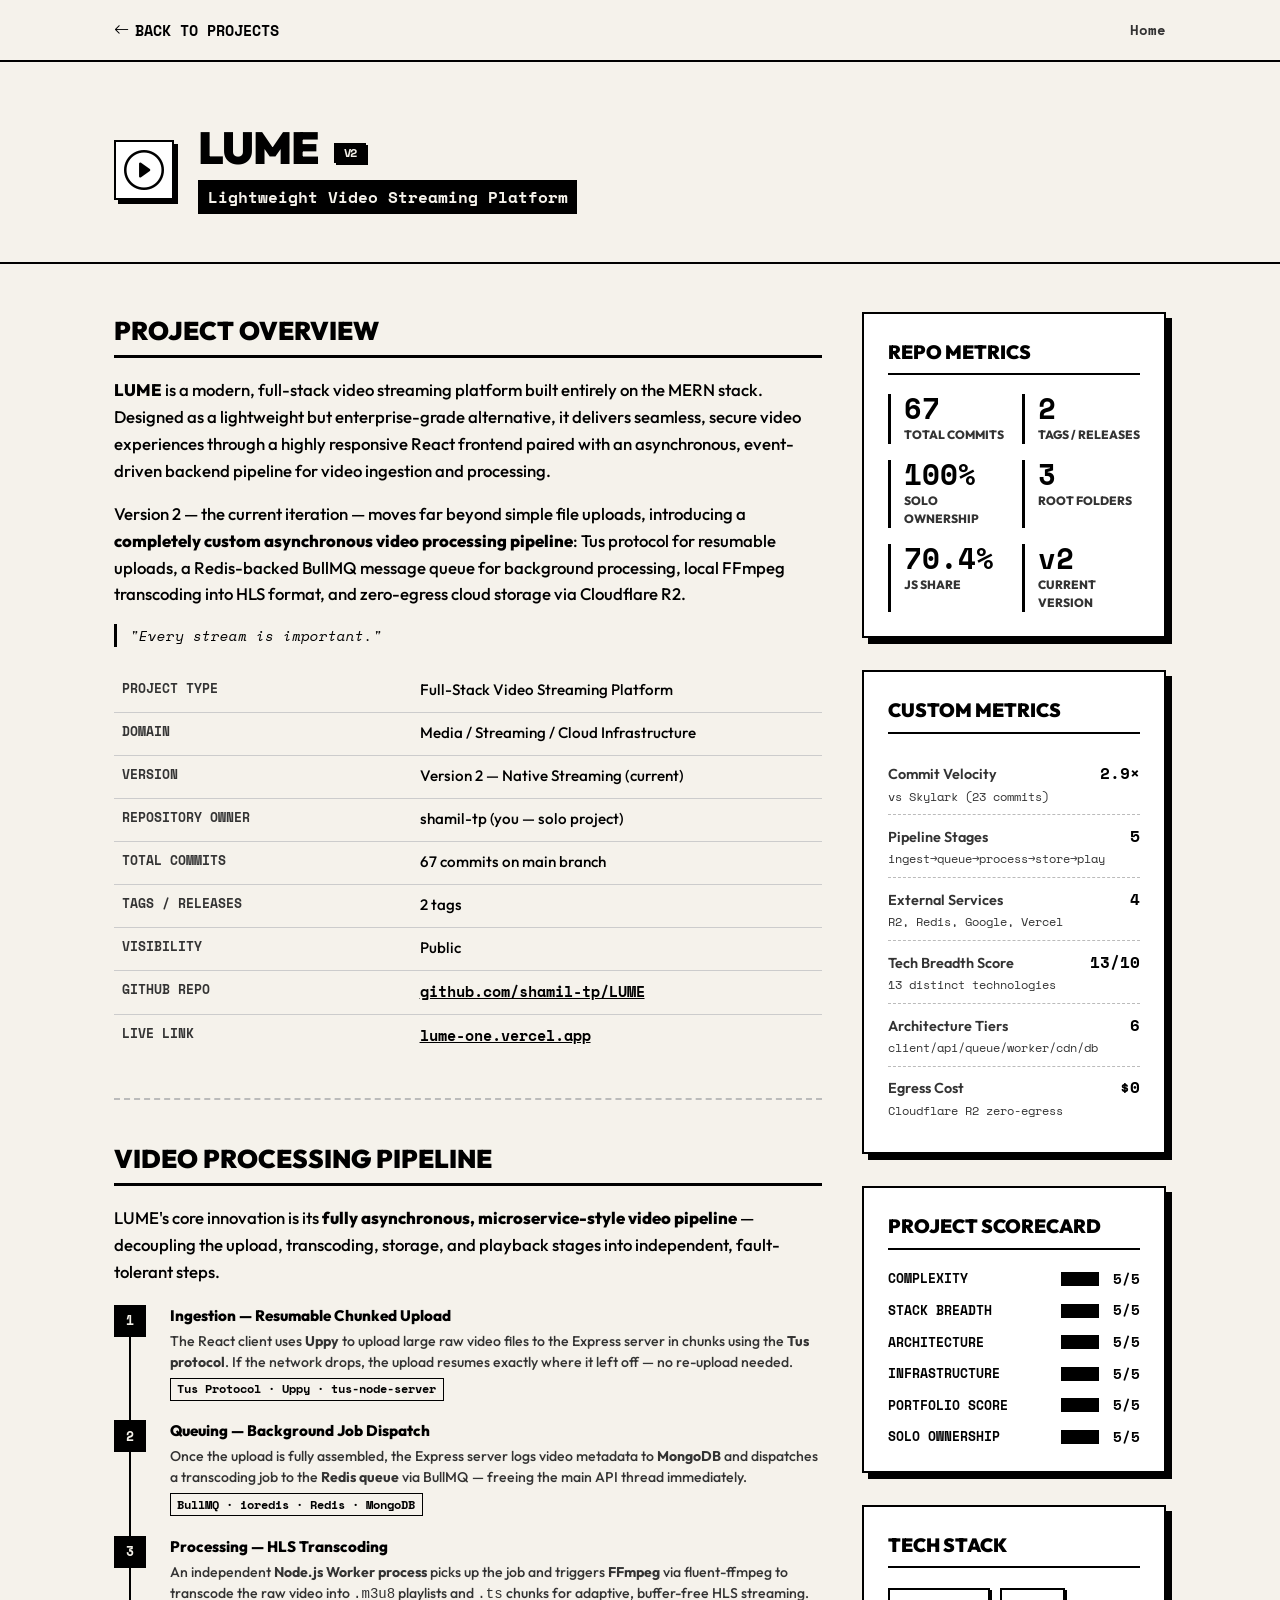
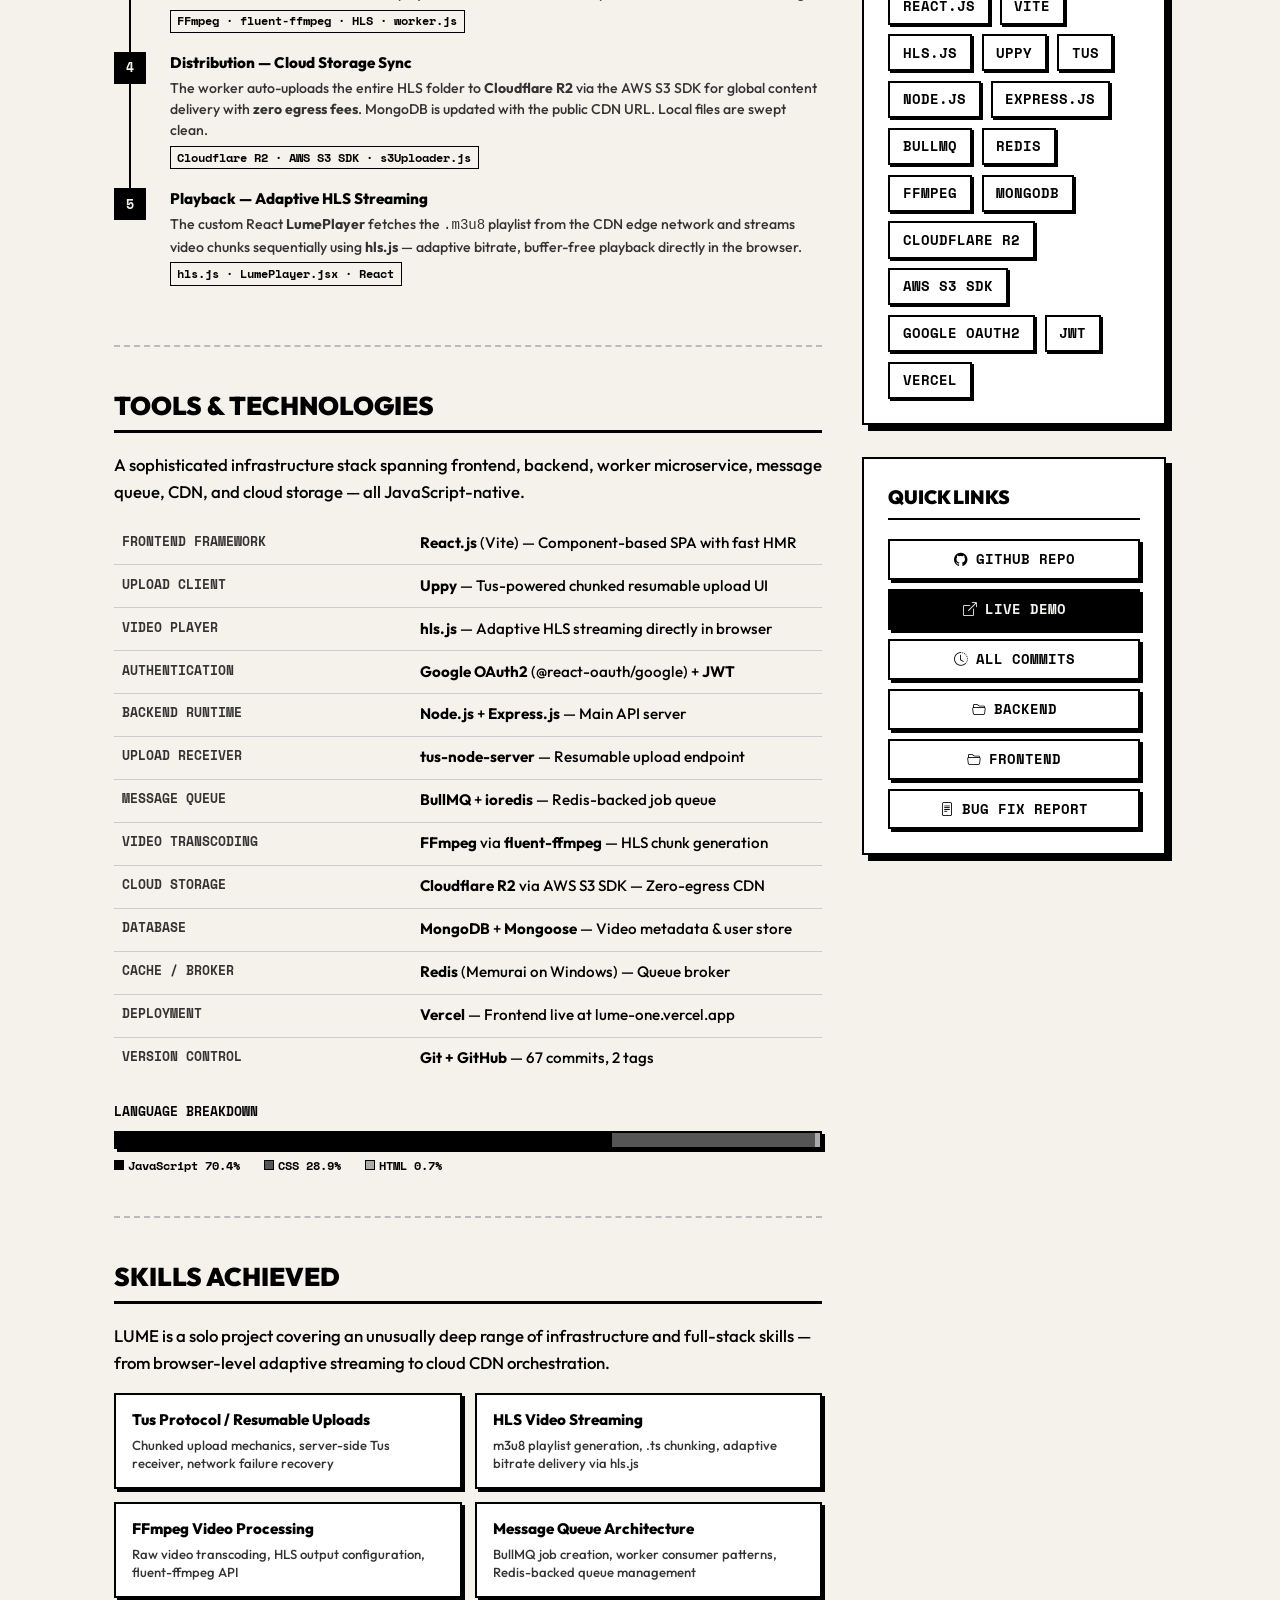
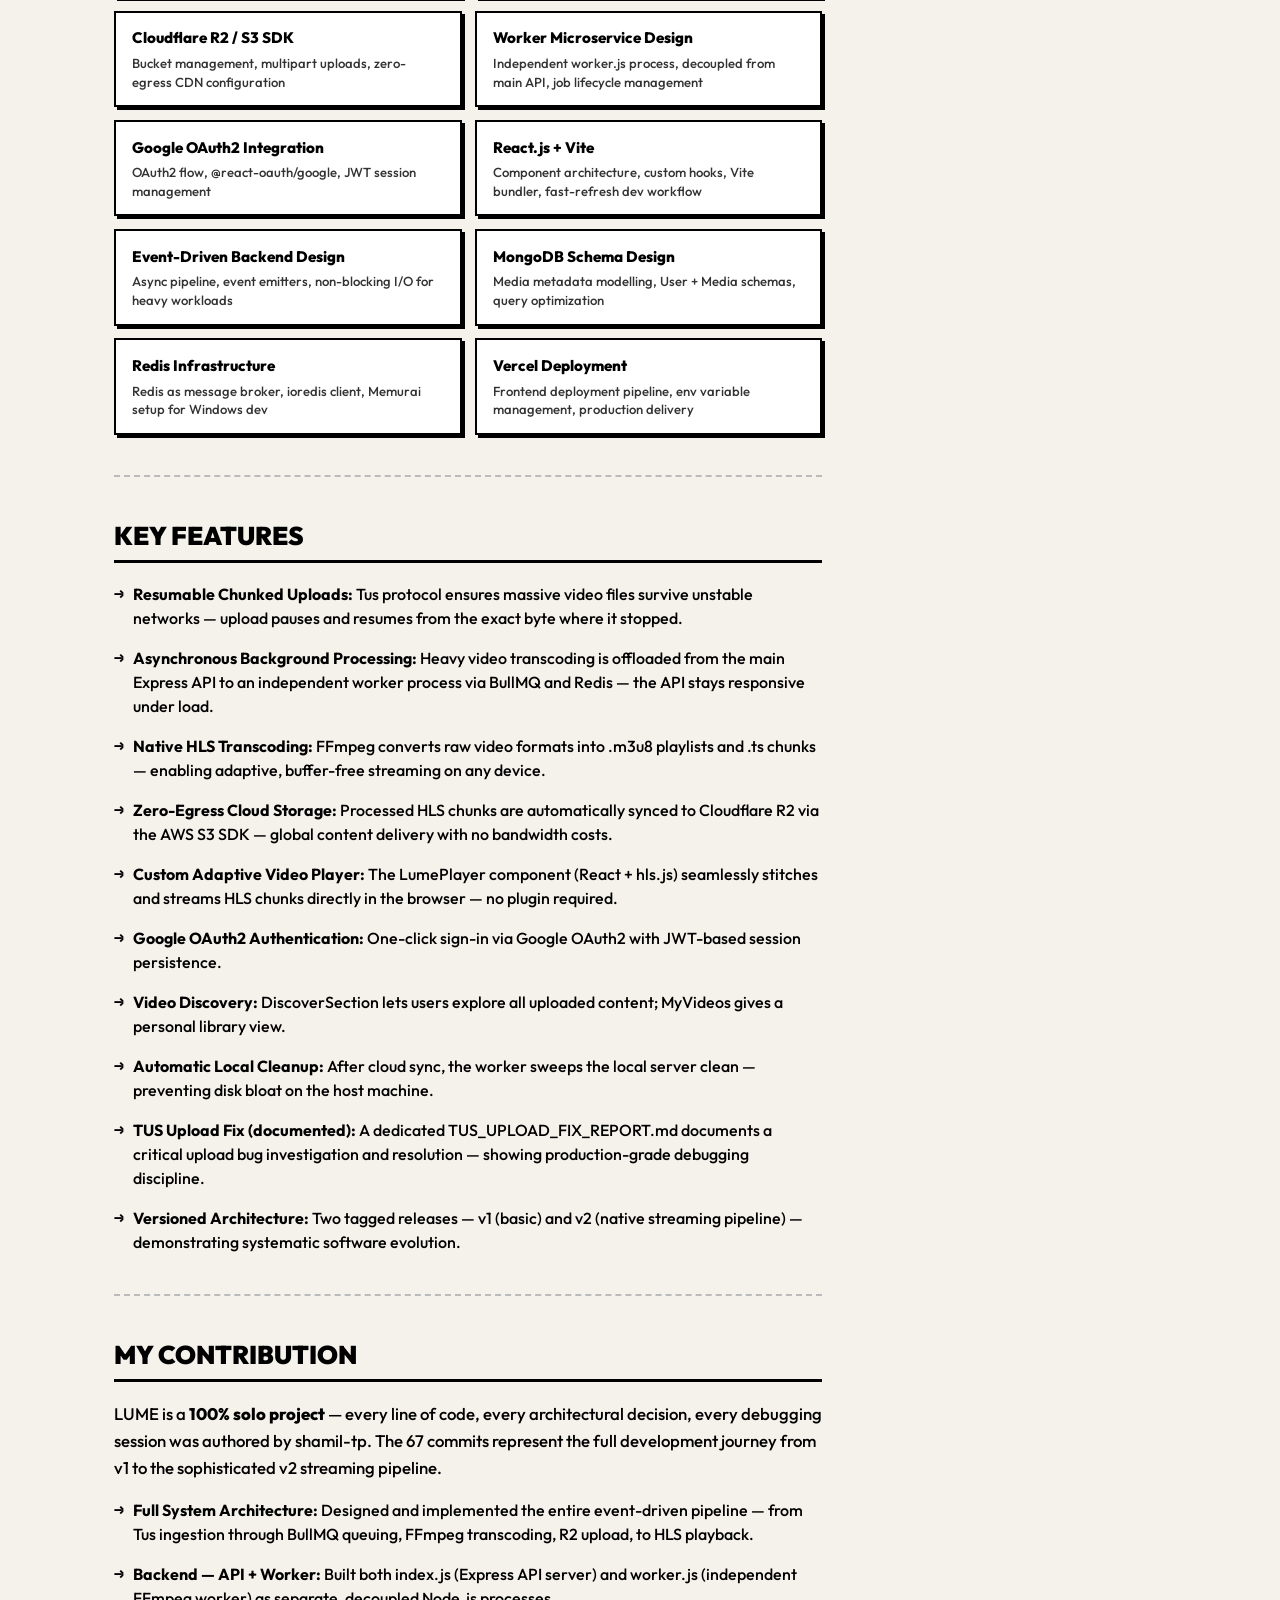
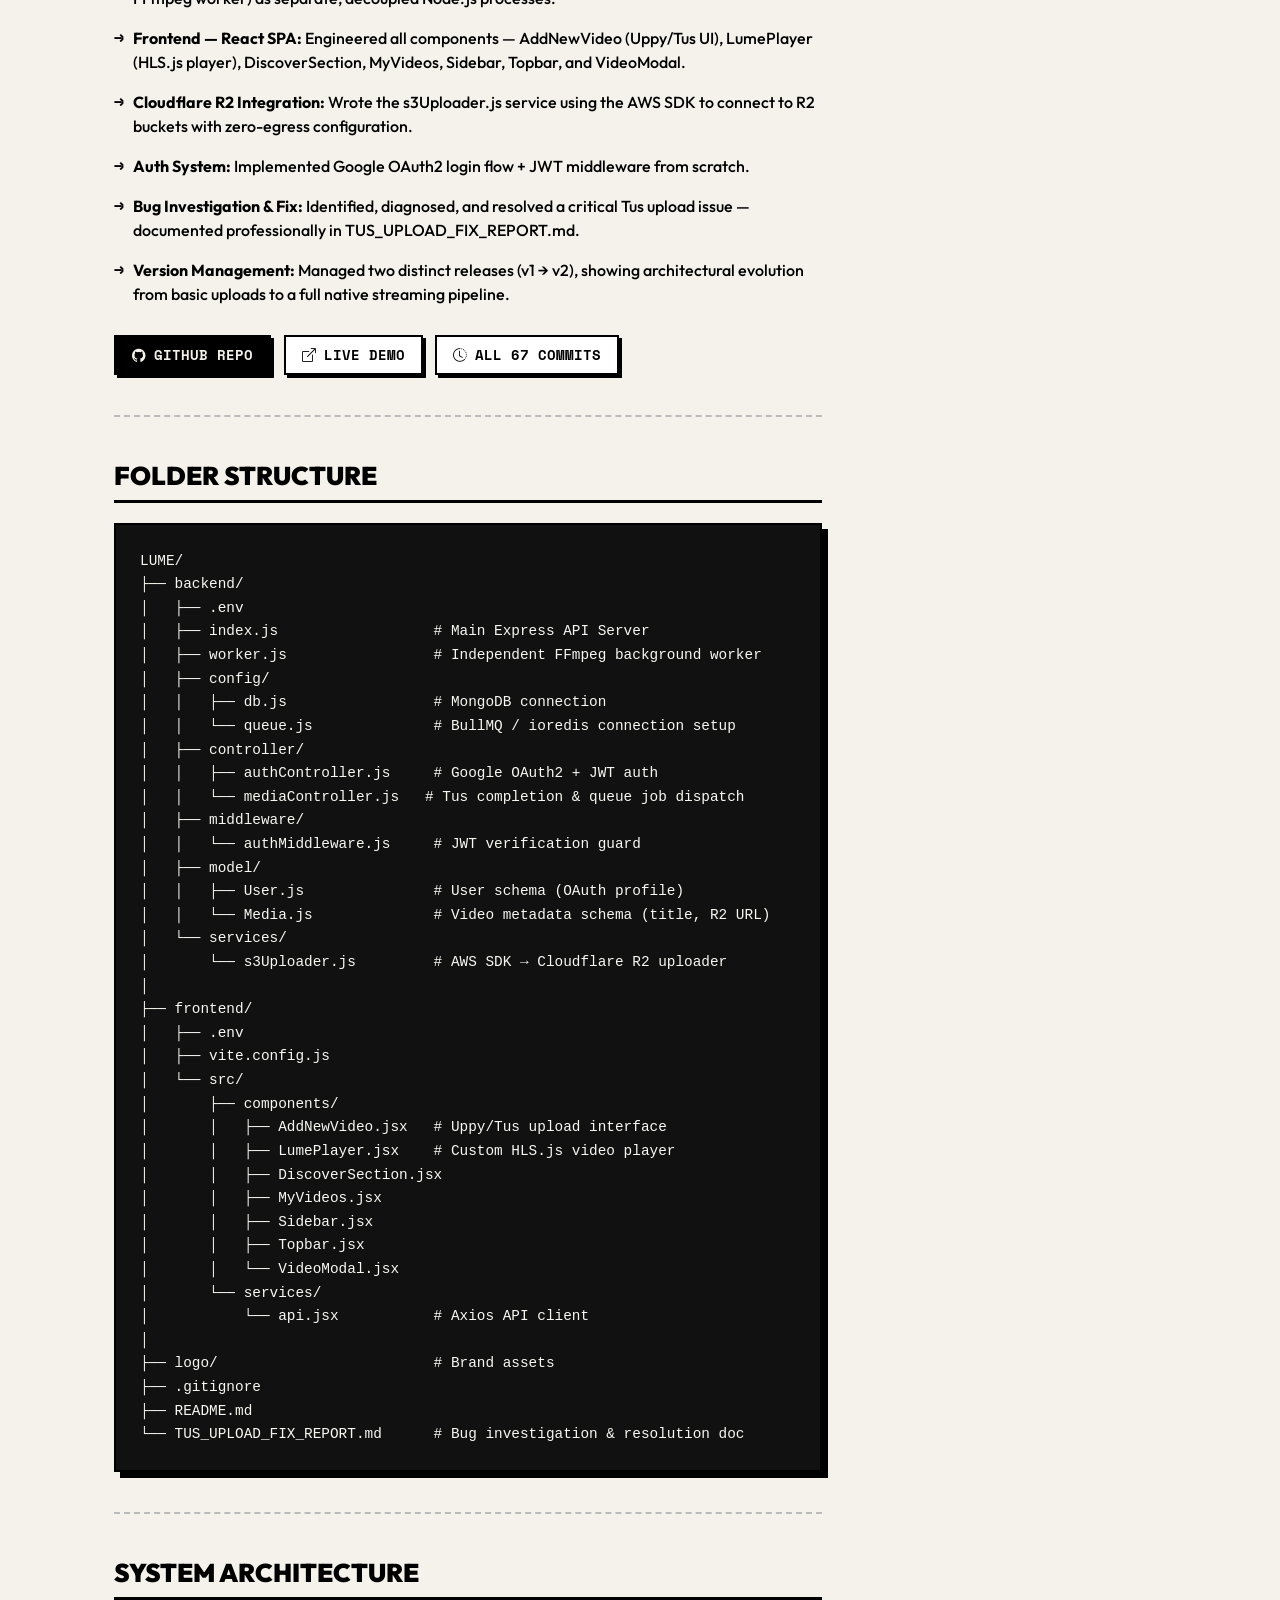
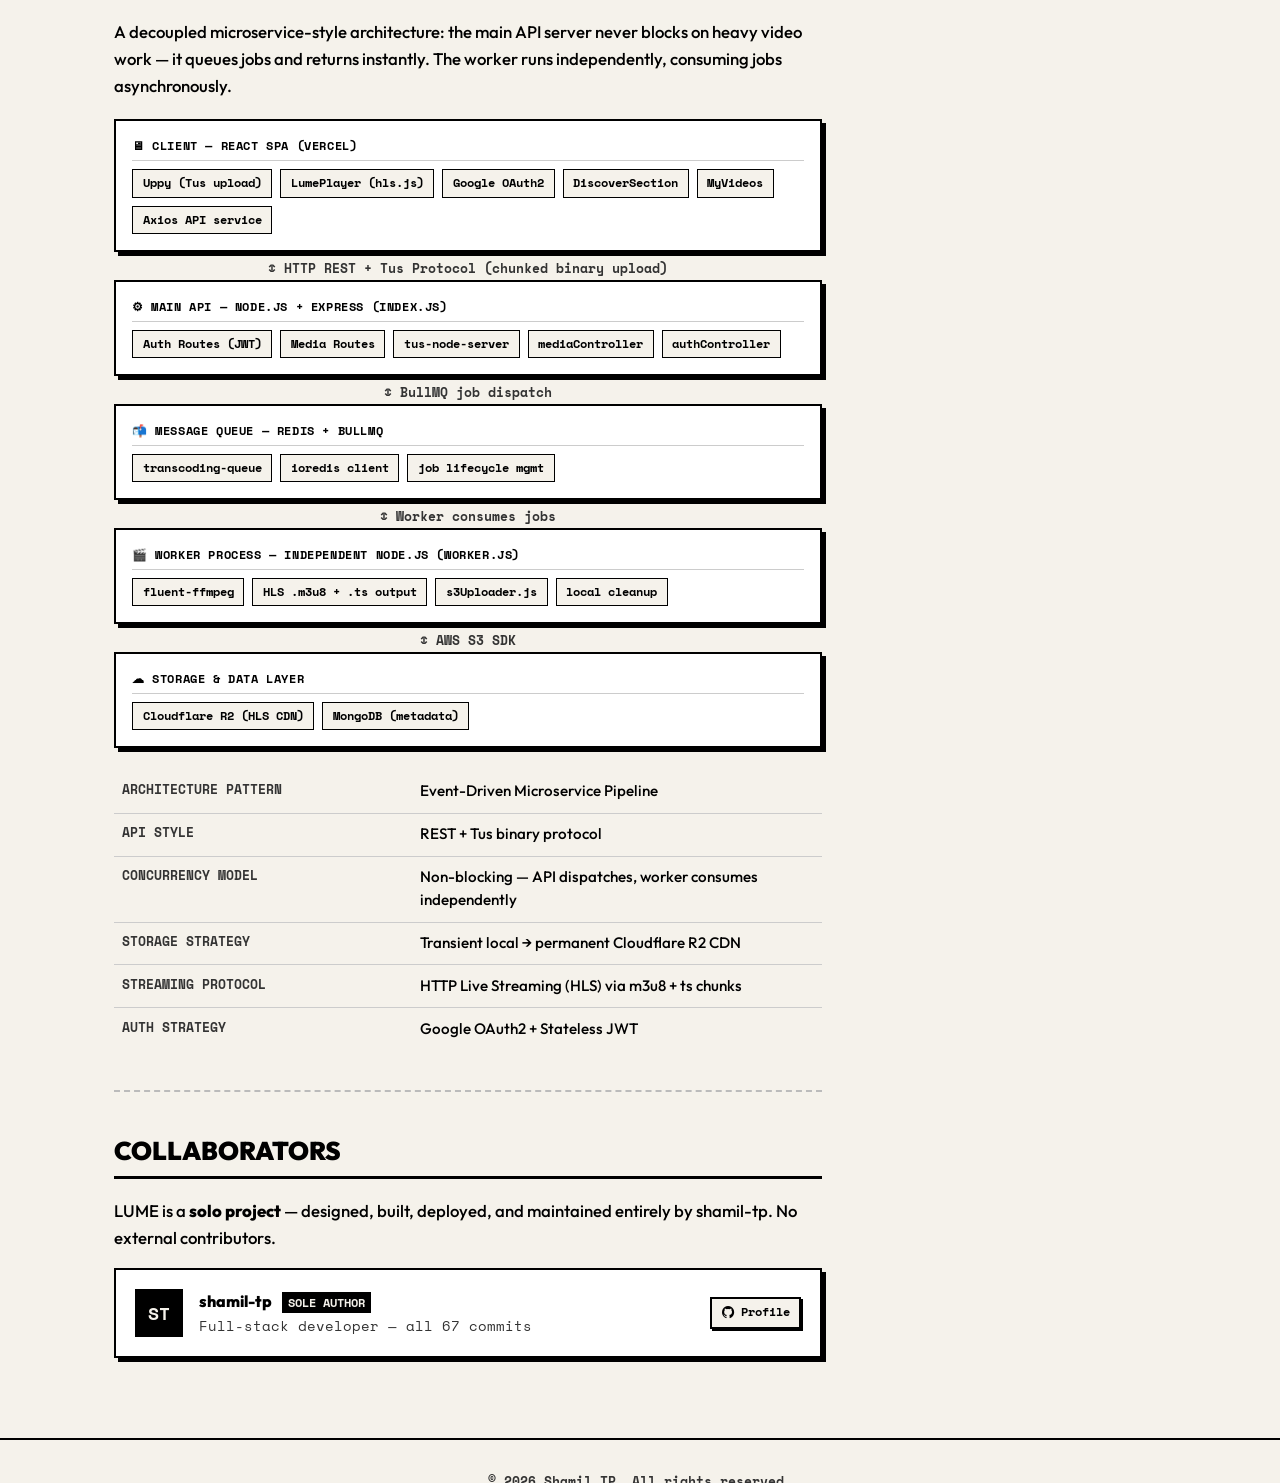
<file: lume.html>
<!DOCTYPE html>
<html lang="en">
<head>
    <meta charset="UTF-8">
    <meta name="viewport" content="width=device-width, initial-scale=1.0">
    <title>LUME Details | Shamil TP</title>
    <link rel="preconnect" href="https://fonts.googleapis.com">
    <link rel="preconnect" href="https://fonts.gstatic.com" crossorigin>
    <link href="https://fonts.googleapis.com/css2?family=Outfit:wght@300;400;500;600;700;900&family=Space+Mono:ital,wght@0,400;0,700;1,400;1,700&display=swap" rel="stylesheet">
    <link rel="stylesheet" href="https://cdn.jsdelivr.net/npm/bootstrap-icons@1.11.3/font/bootstrap-icons.min.css">
    <style>
        /* ── BASE DESIGN SYSTEM ── */
        :root {
            --bg-color: #F5F2EB;
            --card-bg: #FFFFFF;
            --text-primary: #000000;
            --text-secondary: #333333;
            --accent: #000000;
            --border-color: #000000;
            --nav-bg: rgba(245, 242, 235, 0.95);
            --font-main: 'Outfit', 'Helvetica Neue', sans-serif;
            --font-mono: 'Space Mono', 'Fira Code', monospace;
            --transition: transform 0.2s cubic-bezier(0.16, 1, 0.3, 1), box-shadow 0.2s cubic-bezier(0.16, 1, 0.3, 1), background-color 0.2s;
        }
        * { margin: 0; padding: 0; box-sizing: border-box; }
        body { background-color: var(--bg-color); color: var(--text-primary); font-family: var(--font-main); line-height: 1.5; font-size: 15px; }
        a { text-decoration: none; color: inherit; }
        .container { max-width: 1100px; margin: 0 auto; padding: 0 1.5rem; }

        /* Navbar */
        .navbar { background: var(--nav-bg); border-bottom: 2px solid var(--border-color); position: sticky; top: 0; z-index: 100; backdrop-filter: blur(10px); }
        .nav-container { display: flex; justify-content: space-between; align-items: center; height: 60px; }
        .back-link { font-weight: 800; font-family: var(--font-mono); font-size: 0.95rem; color: var(--text-primary); display: flex; align-items: center; gap: 0.4rem; transition: var(--transition); text-transform: uppercase; }
        .back-link:hover { text-decoration: underline; }
        .nav-links { display: flex; list-style: none; gap: 1.5rem; }
        .nav-links a { font-family: var(--font-mono); color: var(--text-secondary); font-size: 0.9rem; font-weight: 700; transition: color 0.2s; }
        .nav-links a:hover { color: var(--text-primary); text-decoration: underline; }

        /* Header */
        .project-header { background: var(--bg-color); padding: 4rem 0 3rem 0; border-bottom: 2px solid var(--border-color); margin-bottom: 3rem; }
        .header-container { display: flex; align-items: center; gap: 1.5rem; }
        .header-icon { width: 60px; height: 60px; display: flex; align-items: center; justify-content: center; font-size: 2.5rem; color: var(--text-primary); border: 2px solid var(--border-color); background: var(--card-bg); box-shadow: 4px 4px 0px rgba(0,0,0,1); flex-shrink: 0; }
        .project-title { font-size: 2.8rem; font-weight: 900; color: var(--text-primary); margin-bottom: 0.3rem; letter-spacing: -1px; text-transform: uppercase; line-height: 1; }
        .project-subtitle { font-family: var(--font-mono); font-size: 1rem; font-weight: 700; background: var(--text-primary); color: var(--bg-color); display: inline-block; padding: 0.3rem 0.6rem; margin-top: 0.3rem; }

        /* Main Grid */
        .content-grid { display: grid; grid-template-columns: 7fr 3fr; gap: 2.5rem; padding-bottom: 5rem; align-items: start; }

        /* Sections */
        .content-section { margin-bottom: 2.5rem; }
        .content-section:last-child { margin-bottom: 0; }
        .section-heading { font-size: 1.6rem; font-weight: 900; color: var(--text-primary); margin-bottom: 1.2rem; border-bottom: 3px solid var(--border-color); padding-bottom: 0.3rem; text-transform: uppercase; }

        /* Prose */
        .prose p { margin-bottom: 1rem; color: var(--text-primary); font-size: 1.05rem; line-height: 1.6; font-weight: 500; }
        .prose p:last-child { margin-bottom: 0; }
        .prose strong { color: var(--text-primary); font-weight: 800; }

        /* Feature list */
        .feature-list { list-style: none; padding-left: 0; color: var(--text-primary); margin-top: 1rem; }
        .feature-list li { margin-bottom: 1rem; line-height: 1.5; font-size: 1rem; position: relative; padding-left: 1.2rem; font-weight: 500; }
        .feature-list li::before { content: '→'; position: absolute; left: 0; font-family: var(--font-mono); font-weight: 900; }

        /* Code block */
        .code-block { background: #111; border: 2px solid var(--border-color); padding: 1.5rem; overflow-x: auto; box-shadow: 6px 6px 0px rgba(0,0,0,1); margin-top: 1.2rem; }
        .code-block pre { font-family: var(--font-mono); font-size: 0.9rem; color: #f8f8f2; line-height: 1.5; font-weight: 500; }

        /* Sidebar */
        .sidebar-widget { background: var(--card-bg); border: 2px solid var(--border-color); padding: 1.5rem; margin-bottom: 2rem; box-shadow: 6px 6px 0px rgba(0,0,0,1); }
        .sidebar-widget:last-child { margin-bottom: 0; }
        .widget-title { font-size: 1.2rem; font-weight: 900; color: var(--text-primary); margin-bottom: 1.2rem; text-transform: uppercase; border-bottom: 2px solid var(--border-color); padding-bottom: 0.4rem; }

        /* Metrics */
        .metric-grid { display: grid; grid-template-columns: 1fr 1fr; gap: 1rem; }
        .metric-item { display: flex; flex-direction: column; border-left: 3px solid var(--text-primary); padding-left: 0.8rem; }
        .m-val { font-family: var(--font-mono); font-size: 1.8rem; font-weight: 900; color: var(--text-primary); line-height: 1; margin-bottom: 0.2rem; }
        .m-label { font-size: 0.75rem; text-transform: uppercase; font-weight: 800; color: var(--text-secondary); }

        /* Tags */
        .tag-cloud { display: flex; flex-wrap: wrap; gap: 0.6rem; }
        .tag { font-family: var(--font-mono); background: var(--card-bg); color: var(--text-primary); padding: 0.4rem 0.8rem; border: 2px solid var(--border-color); font-size: 0.85rem; font-weight: 700; box-shadow: 2px 2px 0px rgba(0,0,0,1); transition: var(--transition); text-transform: uppercase; }
        .tag:hover { transform: translate(-2px,-2px); box-shadow: 4px 4px 0px rgba(0,0,0,1); background: var(--text-primary); color: var(--bg-color); }

        /* Footer */
        .footer { border-top: 2px solid var(--border-color); padding: 2rem 0; text-align: center; color: var(--text-secondary); font-size: 0.8rem; font-family: var(--font-mono); font-weight: 700; background: var(--bg-color); }

        /* ── EXTRA COMPONENTS ── */

        .info-table { width: 100%; border-collapse: collapse; margin-top: 1rem; }
        .info-table tr { border-bottom: 1px solid #ccc; }
        .info-table tr:last-child { border-bottom: none; }
        .info-table td { padding: 0.6rem 0.5rem; font-size: 0.95rem; font-weight: 500; vertical-align: top; }
        .info-table td:first-child { font-family: var(--font-mono); font-weight: 700; font-size: 0.82rem; text-transform: uppercase; color: var(--text-secondary); width: 42%; padding-right: 0.8rem; }

        .flow-steps { margin-top: 1rem; }
        .flow-step { display: flex; gap: 1rem; margin-bottom: 1rem; align-items: flex-start; }
        .step-num { font-family: var(--font-mono); font-weight: 900; font-size: 1rem; background: var(--text-primary); color: var(--bg-color); width: 28px; height: 28px; display: flex; align-items: center; justify-content: center; flex-shrink: 0; }
        .step-text { font-size: 0.98rem; font-weight: 500; line-height: 1.5; padding-top: 0.2rem; }
        .step-text strong { font-weight: 800; }

        .skills-grid { display: grid; grid-template-columns: 1fr 1fr; gap: 0.8rem; margin-top: 1rem; }
        .skill-card { border: 2px solid var(--border-color); padding: 0.9rem 1rem; background: var(--card-bg); box-shadow: 3px 3px 0px rgba(0,0,0,1); transition: var(--transition); }
        .skill-card:hover { transform: translate(-2px,-2px); box-shadow: 5px 5px 0px rgba(0,0,0,1); }
        .skill-name { font-weight: 800; font-size: 0.95rem; margin-bottom: 0.25rem; }
        .skill-desc { font-size: 0.82rem; color: var(--text-secondary); font-weight: 500; line-height: 1.4; }

        .scorecard { margin-top: 1rem; display: flex; flex-direction: column; gap: 0.7rem; }
        .score-row { display: flex; align-items: center; gap: 0.8rem; }
        .score-label { font-family: var(--font-mono); font-size: 0.8rem; font-weight: 700; text-transform: uppercase; width: 160px; flex-shrink: 0; }
        .score-bar-wrap { flex: 1; height: 14px; border: 2px solid var(--border-color); background: var(--bg-color); }
        .score-bar { height: 100%; background: var(--text-primary); }
        .score-num { font-family: var(--font-mono); font-weight: 900; font-size: 0.85rem; width: 28px; text-align: right; }

        .link-btn { display: inline-flex; align-items: center; gap: 0.5rem; font-family: var(--font-mono); font-weight: 700; font-size: 0.85rem; border: 2px solid var(--border-color); padding: 0.5rem 1rem; background: var(--card-bg); box-shadow: 3px 3px 0 #000; transition: var(--transition); text-transform: uppercase; margin-top: 0.8rem; margin-right: 0.6rem; }
        .link-btn:hover { transform: translate(-2px,-2px); box-shadow: 5px 5px 0 #000; background: var(--text-primary); color: var(--bg-color); }
        .link-btn.primary { background: var(--text-primary); color: var(--bg-color); }
        .link-btn.primary:hover { background: var(--bg-color); color: var(--text-primary); }

        .arch-layer { border: 2px solid var(--border-color); padding: 1rem; background: var(--card-bg); box-shadow: 4px 4px 0 #000; margin-bottom: 0.6rem; }
        .arch-layer-title { font-weight: 900; font-size: 0.75rem; text-transform: uppercase; letter-spacing: 0.05em; margin-bottom: 0.5rem; border-bottom: 1px solid #ccc; padding-bottom: 0.3rem; font-family: var(--font-mono); }
        .arch-items { display: flex; flex-wrap: wrap; gap: 0.5rem; }
        .arch-item { background: var(--bg-color); border: 1.5px solid var(--border-color); padding: 0.25rem 0.6rem; font-size: 0.78rem; font-weight: 700; font-family: var(--font-mono); }
        .arch-arrow { text-align: center; font-size: 1rem; line-height: 1; margin: 0.3rem 0; color: var(--text-secondary); font-weight: 900; font-family: var(--font-mono); font-size: 0.82rem; }

        .custom-metric-row { display: flex; justify-content: space-between; align-items: baseline; padding: 0.55rem 0; border-bottom: 1px dashed #bbb; font-size: 0.9rem; }
        .custom-metric-row:last-child { border-bottom: none; }
        .cm-label { font-weight: 600; color: var(--text-secondary); flex: 1; }
        .cm-val { font-family: var(--font-mono); font-weight: 900; font-size: 1rem; text-align: right; }
        .cm-note { font-family: var(--font-mono); font-size: 0.75rem; color: var(--text-secondary); text-align: right; margin-top: 0.1rem; }

        .section-divider { border: none; border-top: 2px dashed #bbb; margin: 2.5rem 0; }

        /* Version badge */
        .version-badge { display: inline-block; font-family: var(--font-mono); font-size: 0.75rem; font-weight: 700; border: 2px solid var(--border-color); padding: 0.15rem 0.5rem; background: var(--bg-color); box-shadow: 2px 2px 0 #000; margin-left: 0.5rem; vertical-align: middle; }
        .version-badge.v2 { background: var(--text-primary); color: var(--bg-color); }

        /* Pipeline step */
        .pipeline { display: flex; flex-direction: column; gap: 0; margin-top: 1.2rem; }
        .pipeline-step { display: flex; gap: 1rem; align-items: stretch; }
        .pipeline-left { display: flex; flex-direction: column; align-items: center; width: 32px; flex-shrink: 0; }
        .pipeline-dot { width: 32px; height: 32px; border: 2px solid var(--border-color); background: var(--text-primary); color: var(--bg-color); display: flex; align-items: center; justify-content: center; font-family: var(--font-mono); font-weight: 900; font-size: 0.8rem; flex-shrink: 0; }
        .pipeline-line { width: 2px; background: var(--border-color); flex: 1; min-height: 20px; }
        .pipeline-step:last-child .pipeline-line { display: none; }
        .pipeline-content { padding: 0 0 1.2rem 0.5rem; flex: 1; }
        .pipeline-title { font-weight: 800; font-size: 0.95rem; margin-bottom: 0.2rem; }
        .pipeline-desc { font-size: 0.88rem; color: var(--text-secondary); font-weight: 500; line-height: 1.5; }
        .pipeline-tech { font-family: var(--font-mono); font-size: 0.75rem; font-weight: 700; margin-top: 0.3rem; color: var(--text-primary); background: var(--bg-color); border: 1.5px solid var(--border-color); display: inline-block; padding: 0.1rem 0.4rem; }

        @media (max-width: 900px) {
            .content-grid { grid-template-columns: 1fr; gap: 2rem; }
            .header-container { flex-direction: column; align-items: center; text-align: center; gap: 1rem; }
            .metric-grid { grid-template-columns: 1fr 1fr; }
            .skills-grid { grid-template-columns: 1fr; }
            .header-icon { margin: 0 auto; }
            .score-label { width: 120px; font-size: 0.7rem; }
        }
    </style>
</head>
<body>

    <!-- NAVBAR -->
    <nav class="navbar">
        <div class="container nav-container">
            <a href="mycontributions.html" class="back-link"><i class="bi bi-arrow-left"></i> Back to Projects</a>
            <ul class="nav-links">
                <li><a href="index.html">Home</a></li>
            </ul>
        </div>
    </nav>

    <!-- HEADER -->
    <header class="project-header">
        <div class="container header-container">
            <div class="header-icon"><i class="bi bi-play-circle"></i></div>
            <div class="header-info">
                <h1 class="project-title">LUME <span class="version-badge v2">v2</span></h1>
                <p class="project-subtitle">Lightweight Video Streaming Platform</p>
            </div>
        </div>
    </header>

    <!-- MAIN -->
    <main class="main-content">
        <div class="container content-grid">

            <!-- ═══════════════ MAIN COLUMN ═══════════════ -->
            <div class="main-column">

                <!-- 1. PROJECT OVERVIEW -->
                <section class="content-section">
                    <h2 class="section-heading">Project Overview</h2>
                    <div class="prose">
                        <p><strong>LUME</strong> is a modern, full-stack video streaming platform built entirely on the MERN stack. Designed as a lightweight but enterprise-grade alternative, it delivers seamless, secure video experiences through a highly responsive React frontend paired with an asynchronous, event-driven backend pipeline for video ingestion and processing.</p>
                        <p>Version 2 — the current iteration — moves far beyond simple file uploads, introducing a <strong>completely custom asynchronous video processing pipeline</strong>: Tus protocol for resumable uploads, a Redis-backed BullMQ message queue for background processing, local FFmpeg transcoding into HLS format, and zero-egress cloud storage via Cloudflare R2.</p>
                        <p style="font-style:italic;font-family:var(--font-mono);font-size:0.9rem;border-left:3px solid #000;padding-left:0.8rem;margin-top:0.5rem;">"Every stream is important."</p>
                    </div>

                    <table class="info-table" style="margin-top:1.4rem;">
                        <tr><td>Project Type</td><td>Full-Stack Video Streaming Platform</td></tr>
                        <tr><td>Domain</td><td>Media / Streaming / Cloud Infrastructure</td></tr>
                        <tr><td>Version</td><td>Version 2 — Native Streaming (current)</td></tr>
                        <tr><td>Repository Owner</td><td>shamil-tp (you — solo project)</td></tr>
                        <tr><td>Total Commits</td><td>67 commits on main branch</td></tr>
                        <tr><td>Tags / Releases</td><td>2 tags</td></tr>
                        <tr><td>Visibility</td><td>Public</td></tr>
                        <tr><td>GitHub Repo</td><td><a href="https://github.com/shamil-tp/LUME" target="_blank" style="font-family:var(--font-mono);font-weight:700;text-decoration:underline;">github.com/shamil-tp/LUME</a></td></tr>
                        <tr><td>Live Link</td><td><a href="https://lume-one.vercel.app" target="_blank" style="font-family:var(--font-mono);font-weight:700;text-decoration:underline;">lume-one.vercel.app</a></td></tr>
                    </table>
                </section>

                <hr class="section-divider">

                <!-- 2. HOW IT WORKS — VIDEO PIPELINE -->
                <section class="content-section">
                    <h2 class="section-heading">Video Processing Pipeline</h2>
                    <div class="prose">
                        <p>LUME's core innovation is its <strong>fully asynchronous, microservice-style video pipeline</strong> — decoupling the upload, transcoding, storage, and playback stages into independent, fault-tolerant steps.</p>
                    </div>

                    <div class="pipeline">
                        <div class="pipeline-step">
                            <div class="pipeline-left">
                                <div class="pipeline-dot">1</div>
                                <div class="pipeline-line"></div>
                            </div>
                            <div class="pipeline-content">
                                <div class="pipeline-title">Ingestion — Resumable Chunked Upload</div>
                                <div class="pipeline-desc">The React client uses <strong>Uppy</strong> to upload large raw video files to the Express server in chunks using the <strong>Tus protocol</strong>. If the network drops, the upload resumes exactly where it left off — no re-upload needed.</div>
                                <span class="pipeline-tech">Tus Protocol · Uppy · tus-node-server</span>
                            </div>
                        </div>
                        <div class="pipeline-step">
                            <div class="pipeline-left">
                                <div class="pipeline-dot">2</div>
                                <div class="pipeline-line"></div>
                            </div>
                            <div class="pipeline-content">
                                <div class="pipeline-title">Queuing — Background Job Dispatch</div>
                                <div class="pipeline-desc">Once the upload is fully assembled, the Express server logs video metadata to <strong>MongoDB</strong> and dispatches a transcoding job to the <strong>Redis queue</strong> via BullMQ — freeing the main API thread immediately.</div>
                                <span class="pipeline-tech">BullMQ · ioredis · Redis · MongoDB</span>
                            </div>
                        </div>
                        <div class="pipeline-step">
                            <div class="pipeline-left">
                                <div class="pipeline-dot">3</div>
                                <div class="pipeline-line"></div>
                            </div>
                            <div class="pipeline-content">
                                <div class="pipeline-title">Processing — HLS Transcoding</div>
                                <div class="pipeline-desc">An independent <strong>Node.js Worker process</strong> picks up the job and triggers <strong>FFmpeg</strong> via fluent-ffmpeg to transcode the raw video into <code>.m3u8</code> playlists and <code>.ts</code> chunks for adaptive, buffer-free HLS streaming.</div>
                                <span class="pipeline-tech">FFmpeg · fluent-ffmpeg · HLS · worker.js</span>
                            </div>
                        </div>
                        <div class="pipeline-step">
                            <div class="pipeline-left">
                                <div class="pipeline-dot">4</div>
                                <div class="pipeline-line"></div>
                            </div>
                            <div class="pipeline-content">
                                <div class="pipeline-title">Distribution — Cloud Storage Sync</div>
                                <div class="pipeline-desc">The worker auto-uploads the entire HLS folder to <strong>Cloudflare R2</strong> via the AWS S3 SDK for global content delivery with <strong>zero egress fees</strong>. MongoDB is updated with the public CDN URL. Local files are swept clean.</div>
                                <span class="pipeline-tech">Cloudflare R2 · AWS S3 SDK · s3Uploader.js</span>
                            </div>
                        </div>
                        <div class="pipeline-step">
                            <div class="pipeline-left">
                                <div class="pipeline-dot">5</div>
                                <div class="pipeline-line"></div>
                            </div>
                            <div class="pipeline-content">
                                <div class="pipeline-title">Playback — Adaptive HLS Streaming</div>
                                <div class="pipeline-desc">The custom React <strong>LumePlayer</strong> fetches the <code>.m3u8</code> playlist from the CDN edge network and streams video chunks sequentially using <strong>hls.js</strong> — adaptive bitrate, buffer-free playback directly in the browser.</div>
                                <span class="pipeline-tech">hls.js · LumePlayer.jsx · React</span>
                            </div>
                        </div>
                    </div>
                </section>

                <hr class="section-divider">

                <!-- 3. TOOLS USED -->
                <section class="content-section">
                    <h2 class="section-heading">Tools & Technologies</h2>
                    <div class="prose">
                        <p>A sophisticated infrastructure stack spanning frontend, backend, worker microservice, message queue, CDN, and cloud storage — all JavaScript-native.</p>
                    </div>

                    <table class="info-table" style="margin-top:1rem;">
                        <tr><td>Frontend Framework</td><td><strong>React.js</strong> (Vite) — Component-based SPA with fast HMR</td></tr>
                        <tr><td>Upload Client</td><td><strong>Uppy</strong> — Tus-powered chunked resumable upload UI</td></tr>
                        <tr><td>Video Player</td><td><strong>hls.js</strong> — Adaptive HLS streaming directly in browser</td></tr>
                        <tr><td>Authentication</td><td><strong>Google OAuth2</strong> (@react-oauth/google) + <strong>JWT</strong></td></tr>
                        <tr><td>Backend Runtime</td><td><strong>Node.js</strong> + <strong>Express.js</strong> — Main API server</td></tr>
                        <tr><td>Upload Receiver</td><td><strong>tus-node-server</strong> — Resumable upload endpoint</td></tr>
                        <tr><td>Message Queue</td><td><strong>BullMQ</strong> + <strong>ioredis</strong> — Redis-backed job queue</td></tr>
                        <tr><td>Video Transcoding</td><td><strong>FFmpeg</strong> via <strong>fluent-ffmpeg</strong> — HLS chunk generation</td></tr>
                        <tr><td>Cloud Storage</td><td><strong>Cloudflare R2</strong> via AWS S3 SDK — Zero-egress CDN</td></tr>
                        <tr><td>Database</td><td><strong>MongoDB</strong> + <strong>Mongoose</strong> — Video metadata & user store</td></tr>
                        <tr><td>Cache / Broker</td><td><strong>Redis</strong> (Memurai on Windows) — Queue broker</td></tr>
                        <tr><td>Deployment</td><td><strong>Vercel</strong> — Frontend live at lume-one.vercel.app</td></tr>
                        <tr><td>Version Control</td><td><strong>Git + GitHub</strong> — 67 commits, 2 tags</td></tr>
                    </table>

                    <!-- Language Breakdown Bar -->
                    <div style="margin-top:1.4rem;">
                        <p style="font-family:var(--font-mono);font-size:0.8rem;font-weight:700;text-transform:uppercase;margin-bottom:0.6rem;">Language Breakdown</p>
                        <div style="height:18px;border:2px solid #000;display:flex;overflow:hidden;box-shadow:3px 3px 0 #000;">
                            <div style="width:70.4%;background:#000;" title="JavaScript 70.4%"></div>
                            <div style="width:28.9%;background:#555;" title="CSS 28.9%"></div>
                            <div style="width:0.7%;background:#aaa;" title="HTML 0.7%"></div>
                        </div>
                        <div style="display:flex;gap:1.5rem;margin-top:0.5rem;font-family:var(--font-mono);font-size:0.78rem;font-weight:700;">
                            <span><span style="display:inline-block;width:10px;height:10px;background:#000;border:1px solid #000;margin-right:4px;"></span>JavaScript 70.4%</span>
                            <span><span style="display:inline-block;width:10px;height:10px;background:#555;border:1px solid #000;margin-right:4px;"></span>CSS 28.9%</span>
                            <span><span style="display:inline-block;width:10px;height:10px;background:#aaa;border:1px solid #000;margin-right:4px;"></span>HTML 0.7%</span>
                        </div>
                    </div>
                </section>

                <hr class="section-divider">

                <!-- 4. SKILLS ACHIEVED -->
                <section class="content-section">
                    <h2 class="section-heading">Skills Achieved</h2>
                    <div class="prose">
                        <p>LUME is a solo project covering an unusually deep range of infrastructure and full-stack skills — from browser-level adaptive streaming to cloud CDN orchestration.</p>
                    </div>
                    <div class="skills-grid">
                        <div class="skill-card">
                            <div class="skill-name">Tus Protocol / Resumable Uploads</div>
                            <div class="skill-desc">Chunked upload mechanics, server-side Tus receiver, network failure recovery</div>
                        </div>
                        <div class="skill-card">
                            <div class="skill-name">HLS Video Streaming</div>
                            <div class="skill-desc">m3u8 playlist generation, .ts chunking, adaptive bitrate delivery via hls.js</div>
                        </div>
                        <div class="skill-card">
                            <div class="skill-name">FFmpeg Video Processing</div>
                            <div class="skill-desc">Raw video transcoding, HLS output configuration, fluent-ffmpeg API</div>
                        </div>
                        <div class="skill-card">
                            <div class="skill-name">Message Queue Architecture</div>
                            <div class="skill-desc">BullMQ job creation, worker consumer patterns, Redis-backed queue management</div>
                        </div>
                        <div class="skill-card">
                            <div class="skill-name">Cloudflare R2 / S3 SDK</div>
                            <div class="skill-desc">Bucket management, multipart uploads, zero-egress CDN configuration</div>
                        </div>
                        <div class="skill-card">
                            <div class="skill-name">Worker Microservice Design</div>
                            <div class="skill-desc">Independent worker.js process, decoupled from main API, job lifecycle management</div>
                        </div>
                        <div class="skill-card">
                            <div class="skill-name">Google OAuth2 Integration</div>
                            <div class="skill-desc">OAuth2 flow, @react-oauth/google, JWT session management</div>
                        </div>
                        <div class="skill-card">
                            <div class="skill-name">React.js + Vite</div>
                            <div class="skill-desc">Component architecture, custom hooks, Vite bundler, fast-refresh dev workflow</div>
                        </div>
                        <div class="skill-card">
                            <div class="skill-name">Event-Driven Backend Design</div>
                            <div class="skill-desc">Async pipeline, event emitters, non-blocking I/O for heavy workloads</div>
                        </div>
                        <div class="skill-card">
                            <div class="skill-name">MongoDB Schema Design</div>
                            <div class="skill-desc">Media metadata modelling, User + Media schemas, query optimization</div>
                        </div>
                        <div class="skill-card">
                            <div class="skill-name">Redis Infrastructure</div>
                            <div class="skill-desc">Redis as message broker, ioredis client, Memurai setup for Windows dev</div>
                        </div>
                        <div class="skill-card">
                            <div class="skill-name">Vercel Deployment</div>
                            <div class="skill-desc">Frontend deployment pipeline, env variable management, production delivery</div>
                        </div>
                    </div>
                </section>

                <hr class="section-divider">

                <!-- 5. KEY FEATURES -->
                <section class="content-section">
                    <h2 class="section-heading">Key Features</h2>
                    <ul class="feature-list">
                        <li><strong>Resumable Chunked Uploads:</strong> Tus protocol ensures massive video files survive unstable networks — upload pauses and resumes from the exact byte where it stopped.</li>
                        <li><strong>Asynchronous Background Processing:</strong> Heavy video transcoding is offloaded from the main Express API to an independent worker process via BullMQ and Redis — the API stays responsive under load.</li>
                        <li><strong>Native HLS Transcoding:</strong> FFmpeg converts raw video formats into .m3u8 playlists and .ts chunks — enabling adaptive, buffer-free streaming on any device.</li>
                        <li><strong>Zero-Egress Cloud Storage:</strong> Processed HLS chunks are automatically synced to Cloudflare R2 via the AWS S3 SDK — global content delivery with no bandwidth costs.</li>
                        <li><strong>Custom Adaptive Video Player:</strong> The LumePlayer component (React + hls.js) seamlessly stitches and streams HLS chunks directly in the browser — no plugin required.</li>
                        <li><strong>Google OAuth2 Authentication:</strong> One-click sign-in via Google OAuth2 with JWT-based session persistence.</li>
                        <li><strong>Video Discovery:</strong> DiscoverSection lets users explore all uploaded content; MyVideos gives a personal library view.</li>
                        <li><strong>Automatic Local Cleanup:</strong> After cloud sync, the worker sweeps the local server clean — preventing disk bloat on the host machine.</li>
                        <li><strong>TUS Upload Fix (documented):</strong> A dedicated TUS_UPLOAD_FIX_REPORT.md documents a critical upload bug investigation and resolution — showing production-grade debugging discipline.</li>
                        <li><strong>Versioned Architecture:</strong> Two tagged releases — v1 (basic) and v2 (native streaming pipeline) — demonstrating systematic software evolution.</li>
                    </ul>
                </section>

                <hr class="section-divider">

                <!-- 6. MY CONTRIBUTION -->
                <section class="content-section">
                    <h2 class="section-heading">My Contribution</h2>
                    <div class="prose">
                        <p>LUME is a <strong>100% solo project</strong> — every line of code, every architectural decision, every debugging session was authored by shamil-tp. The 67 commits represent the full development journey from v1 to the sophisticated v2 streaming pipeline.</p>
                    </div>
                    <ul class="feature-list" style="margin-top:1rem;">
                        <li><strong>Full System Architecture:</strong> Designed and implemented the entire event-driven pipeline — from Tus ingestion through BullMQ queuing, FFmpeg transcoding, R2 upload, to HLS playback.</li>
                        <li><strong>Backend — API + Worker:</strong> Built both index.js (Express API server) and worker.js (independent FFmpeg worker) as separate, decoupled Node.js processes.</li>
                        <li><strong>Frontend — React SPA:</strong> Engineered all components — AddNewVideo (Uppy/Tus UI), LumePlayer (HLS.js player), DiscoverSection, MyVideos, Sidebar, Topbar, and VideoModal.</li>
                        <li><strong>Cloudflare R2 Integration:</strong> Wrote the s3Uploader.js service using the AWS SDK to connect to R2 buckets with zero-egress configuration.</li>
                        <li><strong>Auth System:</strong> Implemented Google OAuth2 login flow + JWT middleware from scratch.</li>
                        <li><strong>Bug Investigation & Fix:</strong> Identified, diagnosed, and resolved a critical Tus upload issue — documented professionally in TUS_UPLOAD_FIX_REPORT.md.</li>
                        <li><strong>Version Management:</strong> Managed two distinct releases (v1 → v2), showing architectural evolution from basic uploads to a full native streaming pipeline.</li>
                    </ul>

                    <a href="https://github.com/shamil-tp/LUME" target="_blank" class="link-btn primary"><i class="bi bi-github"></i> GitHub Repo</a>
                    <a href="https://lume-one.vercel.app" target="_blank" class="link-btn"><i class="bi bi-box-arrow-up-right"></i> Live Demo</a>
                    <a href="https://github.com/shamil-tp/LUME/commits/main" target="_blank" class="link-btn"><i class="bi bi-clock-history"></i> All 67 Commits</a>
                </section>

                <hr class="section-divider">

                <!-- 7. FOLDER STRUCTURE -->
                <section class="content-section">
                    <h2 class="section-heading">Folder Structure</h2>
                    <div class="code-block">
                        <pre><code>LUME/
├── backend/
│   ├── .env
│   ├── index.js                  # Main Express API Server
│   ├── worker.js                 # Independent FFmpeg background worker
│   ├── config/
│   │   ├── db.js                 # MongoDB connection
│   │   └── queue.js              # BullMQ / ioredis connection setup
│   ├── controller/
│   │   ├── authController.js     # Google OAuth2 + JWT auth
│   │   └── mediaController.js   # Tus completion & queue job dispatch
│   ├── middleware/
│   │   └── authMiddleware.js     # JWT verification guard
│   ├── model/
│   │   ├── User.js               # User schema (OAuth profile)
│   │   └── Media.js              # Video metadata schema (title, R2 URL)
│   └── services/
│       └── s3Uploader.js         # AWS SDK → Cloudflare R2 uploader
│
├── frontend/
│   ├── .env
│   ├── vite.config.js
│   └── src/
│       ├── components/
│       │   ├── AddNewVideo.jsx   # Uppy/Tus upload interface
│       │   ├── LumePlayer.jsx    # Custom HLS.js video player
│       │   ├── DiscoverSection.jsx
│       │   ├── MyVideos.jsx
│       │   ├── Sidebar.jsx
│       │   ├── Topbar.jsx
│       │   └── VideoModal.jsx
│       └── services/
│           └── api.jsx           # Axios API client
│
├── logo/                         # Brand assets
├── .gitignore
├── README.md
└── TUS_UPLOAD_FIX_REPORT.md      # Bug investigation & resolution doc</code></pre>
                    </div>
                </section>

                <hr class="section-divider">

                <!-- 8. SYSTEM ARCHITECTURE -->
                <section class="content-section">
                    <h2 class="section-heading">System Architecture</h2>
                    <div class="prose">
                        <p>A decoupled microservice-style architecture: the main API server never blocks on heavy video work — it queues jobs and returns instantly. The worker runs independently, consuming jobs asynchronously.</p>
                    </div>

                    <div style="margin-top:1.2rem;">
                        <div class="arch-layer">
                            <div class="arch-layer-title">🖥 Client — React SPA (Vercel)</div>
                            <div class="arch-items">
                                <span class="arch-item">Uppy (Tus upload)</span>
                                <span class="arch-item">LumePlayer (hls.js)</span>
                                <span class="arch-item">Google OAuth2</span>
                                <span class="arch-item">DiscoverSection</span>
                                <span class="arch-item">MyVideos</span>
                                <span class="arch-item">Axios API service</span>
                            </div>
                        </div>
                        <div class="arch-arrow">↕ HTTP REST + Tus Protocol (chunked binary upload)</div>
                        <div class="arch-layer">
                            <div class="arch-layer-title">⚙ Main API — Node.js + Express (index.js)</div>
                            <div class="arch-items">
                                <span class="arch-item">Auth Routes (JWT)</span>
                                <span class="arch-item">Media Routes</span>
                                <span class="arch-item">tus-node-server</span>
                                <span class="arch-item">mediaController</span>
                                <span class="arch-item">authController</span>
                            </div>
                        </div>
                        <div class="arch-arrow">↕ BullMQ job dispatch</div>
                        <div class="arch-layer">
                            <div class="arch-layer-title">📬 Message Queue — Redis + BullMQ</div>
                            <div class="arch-items">
                                <span class="arch-item">transcoding-queue</span>
                                <span class="arch-item">ioredis client</span>
                                <span class="arch-item">job lifecycle mgmt</span>
                            </div>
                        </div>
                        <div class="arch-arrow">↕ Worker consumes jobs</div>
                        <div class="arch-layer">
                            <div class="arch-layer-title">🎬 Worker Process — Independent Node.js (worker.js)</div>
                            <div class="arch-items">
                                <span class="arch-item">fluent-ffmpeg</span>
                                <span class="arch-item">HLS .m3u8 + .ts output</span>
                                <span class="arch-item">s3Uploader.js</span>
                                <span class="arch-item">local cleanup</span>
                            </div>
                        </div>
                        <div class="arch-arrow">↕ AWS S3 SDK</div>
                        <div class="arch-layer">
                            <div class="arch-layer-title">☁ Storage & Data Layer</div>
                            <div class="arch-items">
                                <span class="arch-item">Cloudflare R2 (HLS CDN)</span>
                                <span class="arch-item">MongoDB (metadata)</span>
                            </div>
                        </div>
                    </div>

                    <table class="info-table" style="margin-top:1.4rem;">
                        <tr><td>Architecture Pattern</td><td>Event-Driven Microservice Pipeline</td></tr>
                        <tr><td>API Style</td><td>REST + Tus binary protocol</td></tr>
                        <tr><td>Concurrency Model</td><td>Non-blocking — API dispatches, worker consumes independently</td></tr>
                        <tr><td>Storage Strategy</td><td>Transient local → permanent Cloudflare R2 CDN</td></tr>
                        <tr><td>Streaming Protocol</td><td>HTTP Live Streaming (HLS) via m3u8 + ts chunks</td></tr>
                        <tr><td>Auth Strategy</td><td>Google OAuth2 + Stateless JWT</td></tr>
                    </table>
                </section>

                <hr class="section-divider">

                <!-- 9. COLLABORATORS -->
                <section class="content-section">
                    <h2 class="section-heading">Collaborators</h2>
                    <div class="prose">
                        <p>LUME is a <strong>solo project</strong> — designed, built, deployed, and maintained entirely by shamil-tp. No external contributors.</p>
                    </div>
                    <div style="border: 2px solid var(--border-color); padding: 1.2rem; background: var(--card-bg); box-shadow: 4px 4px 0 #000; margin-top: 1rem; display:flex; align-items:center; gap:1rem;">
                        <div style="width:48px;height:48px;border:2px solid #000;background:#000;color:#F5F2EB;display:flex;align-items:center;justify-content:center;font-family:var(--font-mono);font-weight:900;font-size:1.1rem;flex-shrink:0;">ST</div>
                        <div>
                            <div style="font-weight:800;font-size:1rem;">shamil-tp <span style="font-family:var(--font-mono);font-size:0.75rem;background:#000;color:#F5F2EB;padding:0.15rem 0.4rem;margin-left:0.4rem;">SOLE AUTHOR</span></div>
                            <div style="font-size:0.85rem;color:var(--text-secondary);font-family:var(--font-mono);margin-top:0.2rem;">Full-stack developer — all 67 commits</div>
                        </div>
                        <a href="https://github.com/shamil-tp" target="_blank" style="margin-left:auto;font-family:var(--font-mono);font-size:0.78rem;font-weight:700;border:2px solid #000;padding:0.3rem 0.6rem;background:var(--bg-color);box-shadow:2px 2px 0 #000;transition:var(--transition);">
                            <i class="bi bi-github"></i> Profile
                        </a>
                    </div>
                </section>

            </div>

            <!-- ═══════════════ SIDEBAR ═══════════════ -->
            <aside class="sidebar-column">

                <!-- Repo Metrics -->
                <div class="sidebar-widget">
                    <h3 class="widget-title">Repo Metrics</h3>
                    <div class="metric-grid">
                        <div class="metric-item">
                            <span class="m-val">67</span>
                            <span class="m-label">Total Commits</span>
                        </div>
                        <div class="metric-item">
                            <span class="m-val">2</span>
                            <span class="m-label">Tags / Releases</span>
                        </div>
                        <div class="metric-item">
                            <span class="m-val">100%</span>
                            <span class="m-label">Solo Ownership</span>
                        </div>
                        <div class="metric-item">
                            <span class="m-val">3</span>
                            <span class="m-label">Root Folders</span>
                        </div>
                        <div class="metric-item">
                            <span class="m-val">70.4%</span>
                            <span class="m-label">JS Share</span>
                        </div>
                        <div class="metric-item">
                            <span class="m-val">v2</span>
                            <span class="m-label">Current Version</span>
                        </div>
                    </div>
                </div>

                <!-- Custom Metrics -->
                <div class="sidebar-widget">
                    <h3 class="widget-title">Custom Metrics</h3>
                    <div class="custom-metric-row">
                        <div>
                            <div class="cm-label">Commit Velocity</div>
                            <div class="cm-note">vs Skylark (23 commits)</div>
                        </div>
                        <div class="cm-val">2.9×</div>
                    </div>
                    <div class="custom-metric-row">
                        <div>
                            <div class="cm-label">Pipeline Stages</div>
                            <div class="cm-note">ingest→queue→process→store→play</div>
                        </div>
                        <div class="cm-val">5</div>
                    </div>
                    <div class="custom-metric-row">
                        <div>
                            <div class="cm-label">External Services</div>
                            <div class="cm-note">R2, Redis, Google, Vercel</div>
                        </div>
                        <div class="cm-val">4</div>
                    </div>
                    <div class="custom-metric-row">
                        <div>
                            <div class="cm-label">Tech Breadth Score</div>
                            <div class="cm-note">13 distinct technologies</div>
                        </div>
                        <div class="cm-val">13/10</div>
                    </div>
                    <div class="custom-metric-row">
                        <div>
                            <div class="cm-label">Architecture Tiers</div>
                            <div class="cm-note">client/api/queue/worker/cdn/db</div>
                        </div>
                        <div class="cm-val">6</div>
                    </div>
                    <div class="custom-metric-row">
                        <div>
                            <div class="cm-label">Egress Cost</div>
                            <div class="cm-note">Cloudflare R2 zero-egress</div>
                        </div>
                        <div class="cm-val">$0</div>
                    </div>
                </div>

                <!-- Scorecard -->
                <div class="sidebar-widget">
                    <h3 class="widget-title">Project Scorecard</h3>
                    <div class="scorecard">
                        <div class="score-row">
                            <span class="score-label">Complexity</span>
                            <div class="score-bar-wrap"><div class="score-bar" style="width:100%"></div></div>
                            <span class="score-num">5/5</span>
                        </div>
                        <div class="score-row">
                            <span class="score-label">Stack Breadth</span>
                            <div class="score-bar-wrap"><div class="score-bar" style="width:100%"></div></div>
                            <span class="score-num">5/5</span>
                        </div>
                        <div class="score-row">
                            <span class="score-label">Architecture</span>
                            <div class="score-bar-wrap"><div class="score-bar" style="width:100%"></div></div>
                            <span class="score-num">5/5</span>
                        </div>
                        <div class="score-row">
                            <span class="score-label">Infrastructure</span>
                            <div class="score-bar-wrap"><div class="score-bar" style="width:100%"></div></div>
                            <span class="score-num">5/5</span>
                        </div>
                        <div class="score-row">
                            <span class="score-label">Portfolio Score</span>
                            <div class="score-bar-wrap"><div class="score-bar" style="width:100%"></div></div>
                            <span class="score-num">5/5</span>
                        </div>
                        <div class="score-row">
                            <span class="score-label">Solo Ownership</span>
                            <div class="score-bar-wrap"><div class="score-bar" style="width:100%"></div></div>
                            <span class="score-num">5/5</span>
                        </div>
                    </div>
                </div>

                <!-- Tech Stack -->
                <div class="sidebar-widget">
                    <h3 class="widget-title">Tech Stack</h3>
                    <div class="tag-cloud">
                        <span class="tag">React.js</span>
                        <span class="tag">Vite</span>
                        <span class="tag">hls.js</span>
                        <span class="tag">Uppy</span>
                        <span class="tag">Tus</span>
                        <span class="tag">Node.js</span>
                        <span class="tag">Express.js</span>
                        <span class="tag">BullMQ</span>
                        <span class="tag">Redis</span>
                        <span class="tag">FFmpeg</span>
                        <span class="tag">MongoDB</span>
                        <span class="tag">Cloudflare R2</span>
                        <span class="tag">AWS S3 SDK</span>
                        <span class="tag">Google OAuth2</span>
                        <span class="tag">JWT</span>
                        <span class="tag">Vercel</span>
                    </div>
                </div>

                <!-- Quick Links -->
                <div class="sidebar-widget">
                    <h3 class="widget-title">Quick Links</h3>
                    <div style="display:flex;flex-direction:column;gap:0.6rem;">
                        <a href="https://github.com/shamil-tp/LUME" target="_blank" class="link-btn" style="margin:0;width:100%;justify-content:center;"><i class="bi bi-github"></i> GitHub Repo</a>
                        <a href="https://lume-one.vercel.app" target="_blank" class="link-btn primary" style="margin:0;width:100%;justify-content:center;"><i class="bi bi-box-arrow-up-right"></i> Live Demo</a>
                        <a href="https://github.com/shamil-tp/LUME/commits/main" target="_blank" class="link-btn" style="margin:0;width:100%;justify-content:center;"><i class="bi bi-clock-history"></i> All Commits</a>
                        <a href="https://github.com/shamil-tp/LUME/tree/main/backend" target="_blank" class="link-btn" style="margin:0;width:100%;justify-content:center;"><i class="bi bi-folder2-open"></i> Backend</a>
                        <a href="https://github.com/shamil-tp/LUME/tree/main/frontend" target="_blank" class="link-btn" style="margin:0;width:100%;justify-content:center;"><i class="bi bi-folder2-open"></i> Frontend</a>
                        <a href="https://github.com/shamil-tp/LUME/blob/main/TUS_UPLOAD_FIX_REPORT.md" target="_blank" class="link-btn" style="margin:0;width:100%;justify-content:center;"><i class="bi bi-file-text"></i> Bug Fix Report</a>
                    </div>
                </div>

            </aside>
        </div>
    </main>

    <footer class="footer">
        <div class="container">
            <p>&copy; 2026 Shamil TP. All rights reserved.</p>
        </div>
    </footer>

</body>
</html>
</file>
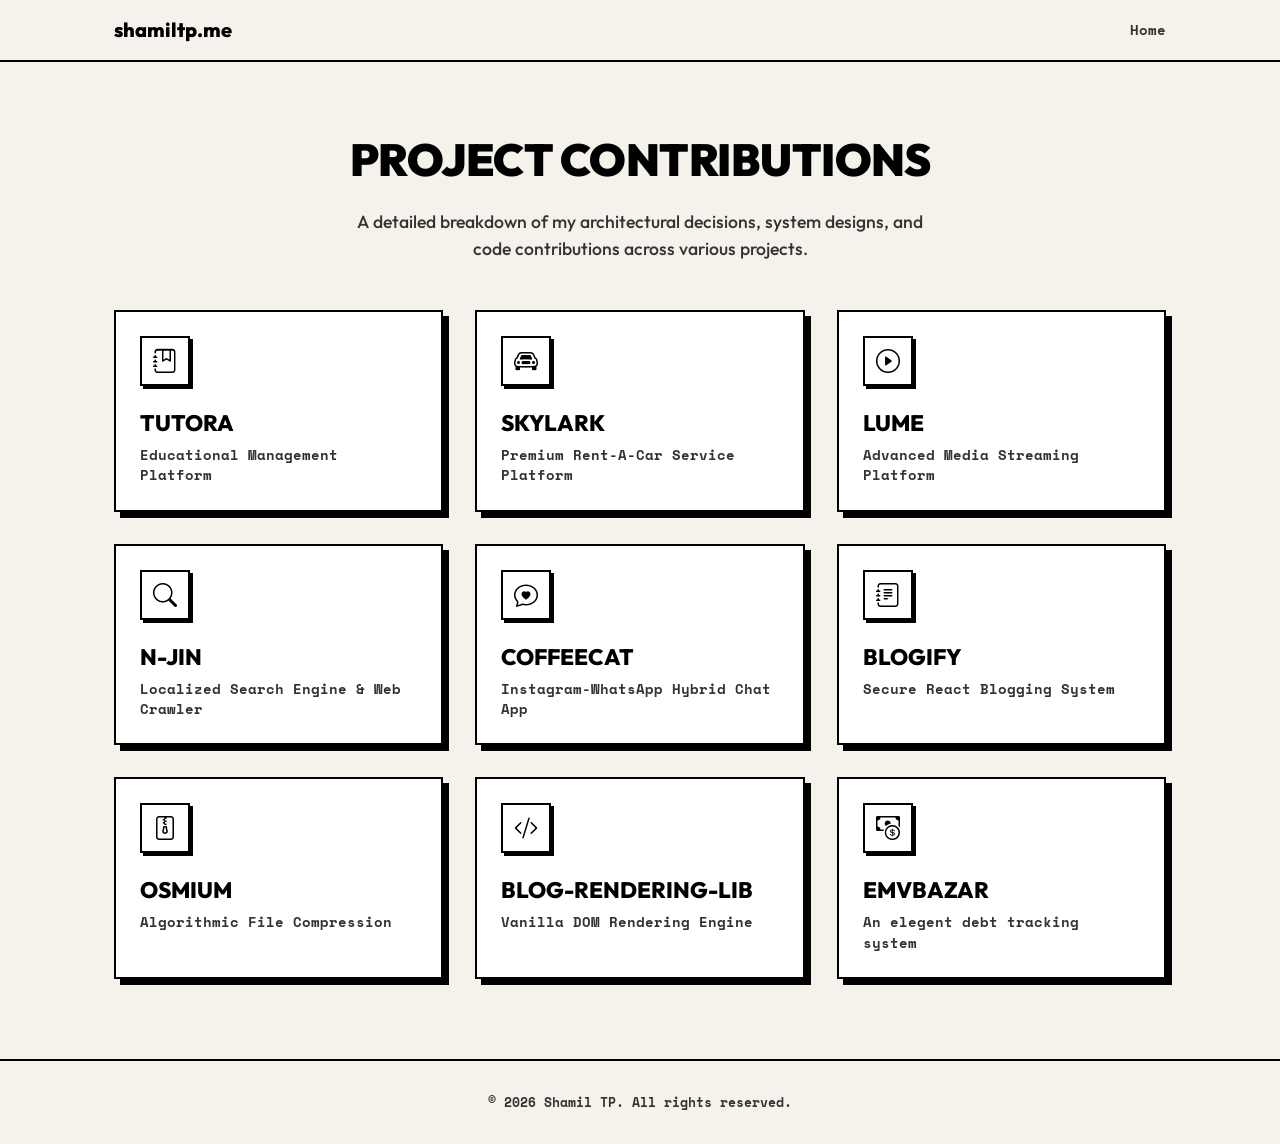
<file: mycontributions.html>
<!DOCTYPE html>
<html lang="en">
<head>
    <meta charset="UTF-8">
    <meta name="viewport" content="width=device-width, initial-scale=1.0">
    <title>My Contributions | Shamil TP</title>
    <link rel="preconnect" href="https://fonts.googleapis.com">
    <link rel="preconnect" href="https://fonts.gstatic.com" crossorigin>
    <link href="https://fonts.googleapis.com/css2?family=Outfit:wght@300;400;500;600;700;900&family=Space+Mono:ital,wght@0,400;0,700;1,400;1,700&display=swap" rel="stylesheet">
    <!-- <link rel="stylesheet" href="mycontributions.css"> -->
    <style>
        :root {
    --bg-color: #F5F2EB;
    --card-bg: #FFFFFF;
    --text-primary: #000000;
    --text-secondary: #333333;
    --accent: #000000;
    --border-color: #000000;
    --nav-bg: rgba(245, 242, 235, 0.95);
    --font-main: 'Outfit', 'Helvetica Neue', sans-serif;
    --font-mono: 'Space Mono', 'Fira Code', monospace;
    --transition: transform 0.2s cubic-bezier(0.16, 1, 0.3, 1), box-shadow 0.2s cubic-bezier(0.16, 1, 0.3, 1), background-color 0.2s, color 0.2s;
}

* {
    margin: 0;
    padding: 0;
    box-sizing: border-box;
}

body {
    background-color: var(--bg-color);
    color: var(--text-primary);
    font-family: var(--font-main);
    line-height: 1.5;
    font-size: 15px;
}

a {
    text-decoration: none;
    color: inherit;
}

.container {
    max-width: 1100px;
    margin: 0 auto;
    padding: 0 1.5rem;
}

/* Navbar */
.navbar {
    background: var(--nav-bg);
    border-bottom: 2px solid var(--border-color);
    position: sticky;
    top: 0;
    z-index: 100;
    backdrop-filter: blur(10px);
}

.nav-container {
    display: flex;
    justify-content: space-between;
    align-items: center;
    height: 60px;
}

.logo {
    font-size: 1.25rem;
    font-weight: 800;
    color: var(--text-primary);
    text-transform: lowercase;
}

.highlight {
    color: var(--text-primary);
}

.nav-links {
    display: flex;
    list-style: none;
    gap: 1.5rem;
}

.nav-links a {
    color: var(--text-secondary);
    font-weight: 700;
    font-family: var(--font-mono);
    font-size: 0.9rem;
    transition: color 0.2s;
}

.nav-links a:hover {
    color: var(--text-primary);
    text-decoration: underline;
}

/* Header */
.page-header {
    padding: 4rem 0 3rem;
    text-align: center;
}

.page-title {
    font-size: 2.8rem;
    font-weight: 900;
    color: var(--text-primary);
    margin-bottom: 1rem;
    letter-spacing: -0.5px;
    text-transform: uppercase;
}

.page-subtitle {
    font-size: 1.1rem;
    font-weight: 500;
    color: var(--text-secondary);
    max-width: 600px;
    margin: 0 auto;
    line-height: 1.5;
    text-align: center;
}

/* Grid */
.main-content {
    padding-bottom: 5rem;
}

.project-grid {
    display: grid;
    grid-template-columns: repeat(auto-fill, minmax(280px, 1fr));
    gap: 2rem;
}

.project-card {
    background: var(--card-bg);
    border: 2px solid var(--border-color);
    padding: 1.5rem;
    display: flex;
    flex-direction: column;
    align-items: flex-start;
    transition: var(--transition);
    box-shadow: 6px 6px 0px rgba(0, 0, 0, 1);
    border-radius: 0;
}

.project-card:hover {
    transform: translate(-3px, -3px);
    box-shadow: 9px 9px 0px rgba(0, 0, 0, 1);
}

/* Brutalist Icon Block */
.card-icon {
    width: 50px;
    height: 50px;
    background: var(--card-bg);
    border: 2px solid var(--text-primary);
    color: var(--text-primary);
    display: flex;
    align-items: center;
    justify-content: center;
    font-size: 1.5rem;
    margin-bottom: 1.5rem;
    box-shadow: 3px 3px 0px rgba(0, 0, 0, 1);
    transition: var(--transition);
}

.project-card:hover .card-icon {
    background: var(--text-primary);
    color: var(--bg-color);
}

.card-title {
    font-size: 1.4rem;
    font-weight: 800;
    margin-bottom: 0.5rem;
    color: var(--text-primary);
    text-transform: uppercase;
    line-height: 1.2;
}

.card-desc {
    font-family: var(--font-mono);
    font-size: 0.85rem;
    font-weight: 600;
    color: var(--text-secondary);
    line-height: 1.5;
    margin-bottom: 0;
}

/* Footer */
.footer {
    border-top: 2px solid var(--border-color);
    padding: 2rem 0;
    text-align: center;
    color: var(--text-secondary);
    font-size: 0.8rem;
    font-family: var(--font-mono);
    font-weight: 700;
    background: var(--bg-color);
}

@media (max-width: 768px) {
    .page-title {
        font-size: 2.2rem;
    }

    .project-grid {
        grid-template-columns: 1fr;
        gap: 1.5rem;
    }

    .page-header {
        padding: 3rem 0 2.5rem;
    }
}
    </style>
    <link rel="stylesheet" href="https://cdn.jsdelivr.net/npm/bootstrap-icons@1.11.3/font/bootstrap-icons.min.css">
</head>
<body>
    <nav class="navbar">
        <div class="container nav-container">
            <a href="index.html" class="logo">shamiltp<span class="highlight">.me</span></a>
            <ul class="nav-links">
                <li><a href="index.html">Home</a></li>
            </ul>
        </div>
    </nav>

    <header class="page-header">
        <div class="container">
            <h1 class="page-title">Project Contributions</h1>
            <p class="page-subtitle">A detailed breakdown of my architectural decisions, system designs, and code contributions across various projects.</p>
        </div>
    </header>

    <main class="main-content">
        <div class="container">
            <div class="project-grid">
                
                <a href="tutora.html" class="project-card">
                    <div class="card-icon"><i class="bi bi-journal-bookmark"></i></div>
                    <div class="card-content">
                        <h2 class="card-title">Tutora</h2>
                        <p class="card-desc">Educational Management Platform</p>
                    </div>
                </a>

                <a href="skylark.html" class="project-card">
                    <div class="card-icon"><i class="bi bi-car-front"></i></div>
                    <div class="card-content">
                        <h2 class="card-title">Skylark</h2>
                        <p class="card-desc">Premium Rent-A-Car Service Platform</p>
                    </div>
                </a>

                <a href="lume.html" class="project-card">
                    <div class="card-icon"><i class="bi bi-play-circle"></i></div>
                    <div class="card-content">
                        <h2 class="card-title">LUME</h2>
                        <p class="card-desc">Advanced Media Streaming Platform</p>
                    </div>
                </a>

                <a href="njin.html" class="project-card">
                    <div class="card-icon"><i class="bi bi-search"></i></div>
                    <div class="card-content">
                        <h2 class="card-title">N-jin</h2>
                        <p class="card-desc">Localized Search Engine & Web Crawler</p>
                    </div>
                </a>

                <a href="coffeecat.html" class="project-card">
                    <div class="card-icon"><i class="bi bi-chat-heart"></i></div>
                    <div class="card-content">
                        <h2 class="card-title">coffeeCat</h2>
                        <p class="card-desc">Instagram-WhatsApp Hybrid Chat App</p>
                    </div>
                </a>

                <a href="blogify.html" class="project-card">
                    <div class="card-icon"><i class="bi bi-journal-text"></i></div>
                    <div class="card-content">
                        <h2 class="card-title">Blogify</h2>
                        <p class="card-desc">Secure React Blogging System</p>
                    </div>
                </a>

                <a href="osmium.html" class="project-card">
                    <div class="card-icon"><i class="bi bi-file-zip"></i></div>
                    <div class="card-content">
                        <h2 class="card-title">Osmium</h2>
                        <p class="card-desc">Algorithmic File Compression</p>
                    </div>
                </a>

                <a href="blog-rendering-lib.html" class="project-card">
                    <div class="card-icon"><i class="bi bi-code-slash"></i></div>
                    <div class="card-content">
                        <h2 class="card-title">blog-Rendering-Lib</h2>
                        <p class="card-desc">Vanilla DOM Rendering Engine</p>
                    </div>
                </a>

                <a href="emvbazar.html" class="project-card">
                    <div class="card-icon"><i class="bi bi-cash-coin"></i></div>
                    <div class="card-content">
                        <h2 class="card-title">emvBazar</h2>
                        <p class="card-desc">An elegent debt tracking system</p>
                    </div>
                </a>

            </div>
        </div>
    </main>

    <footer class="footer">
        <div class="container">
            <p>&copy; 2026 Shamil TP. All rights reserved.</p>
        </div>
    </footer>
</body>
</html>
</file>
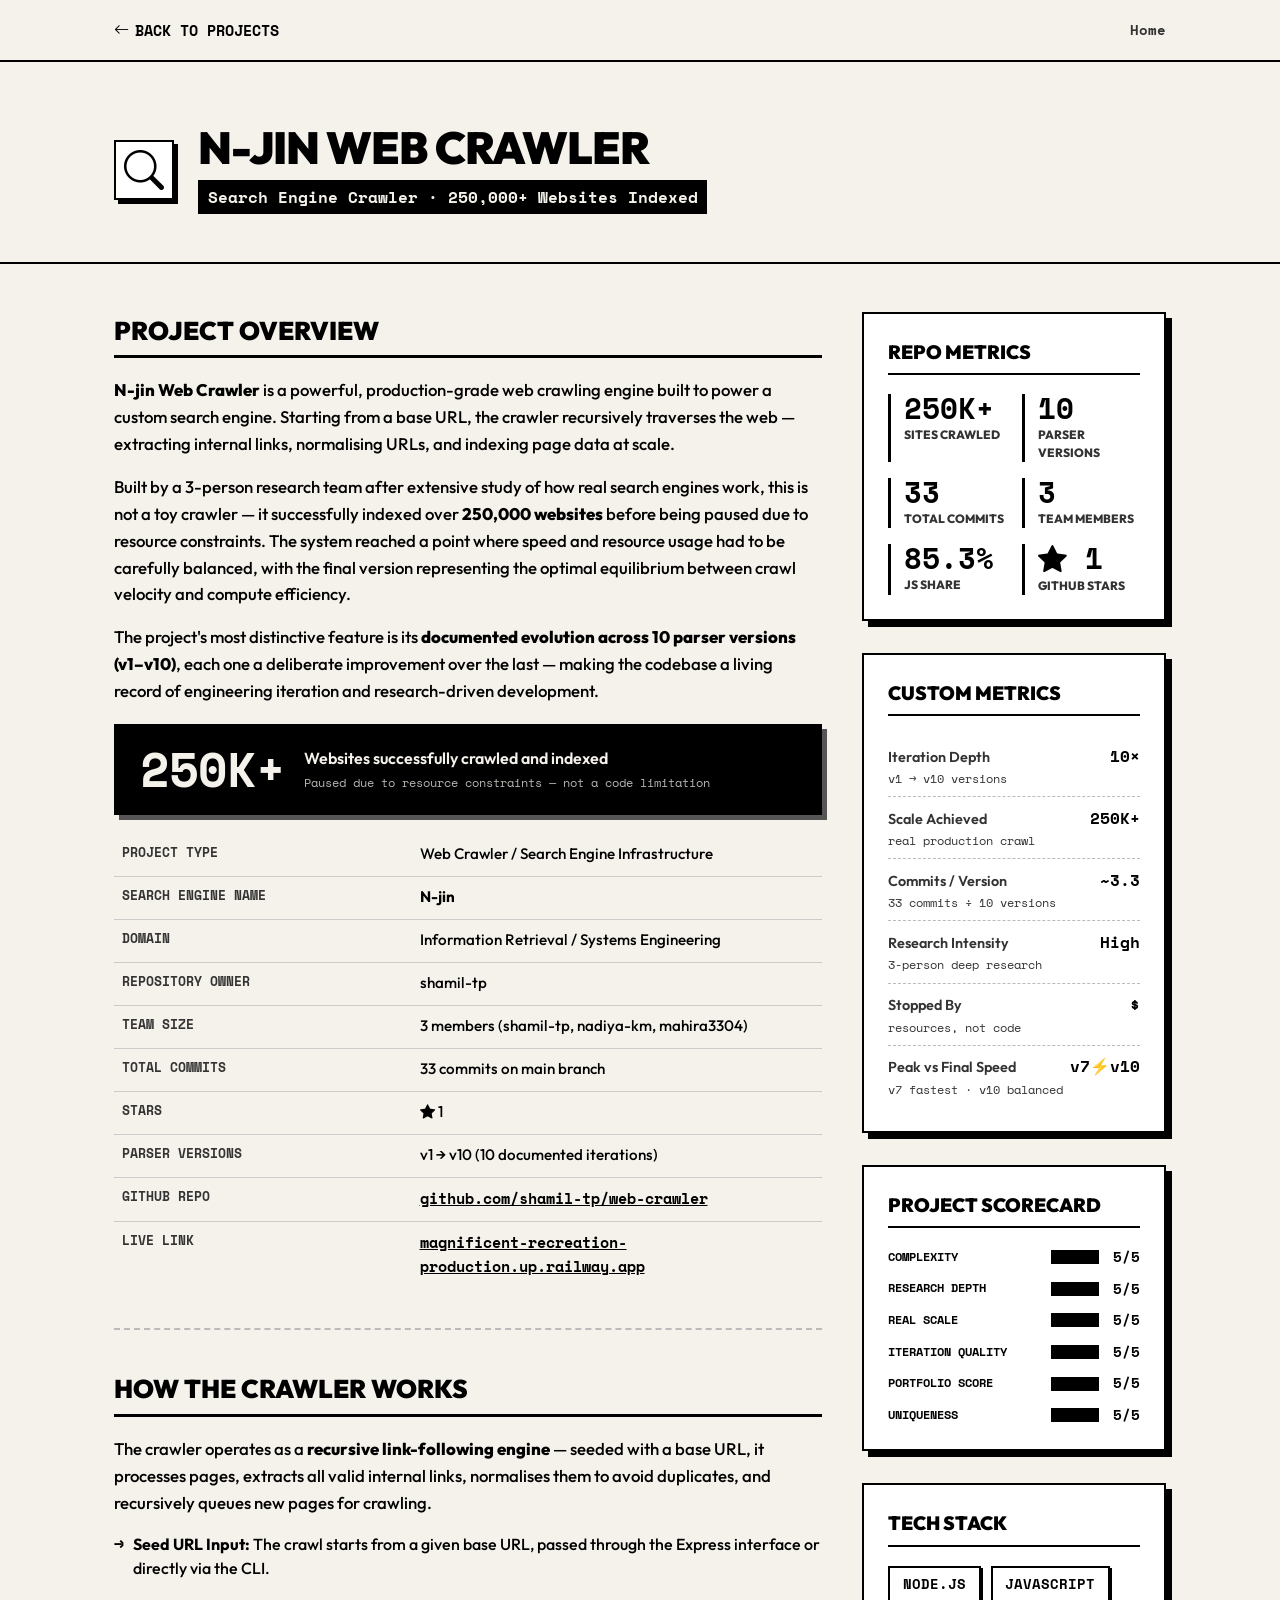
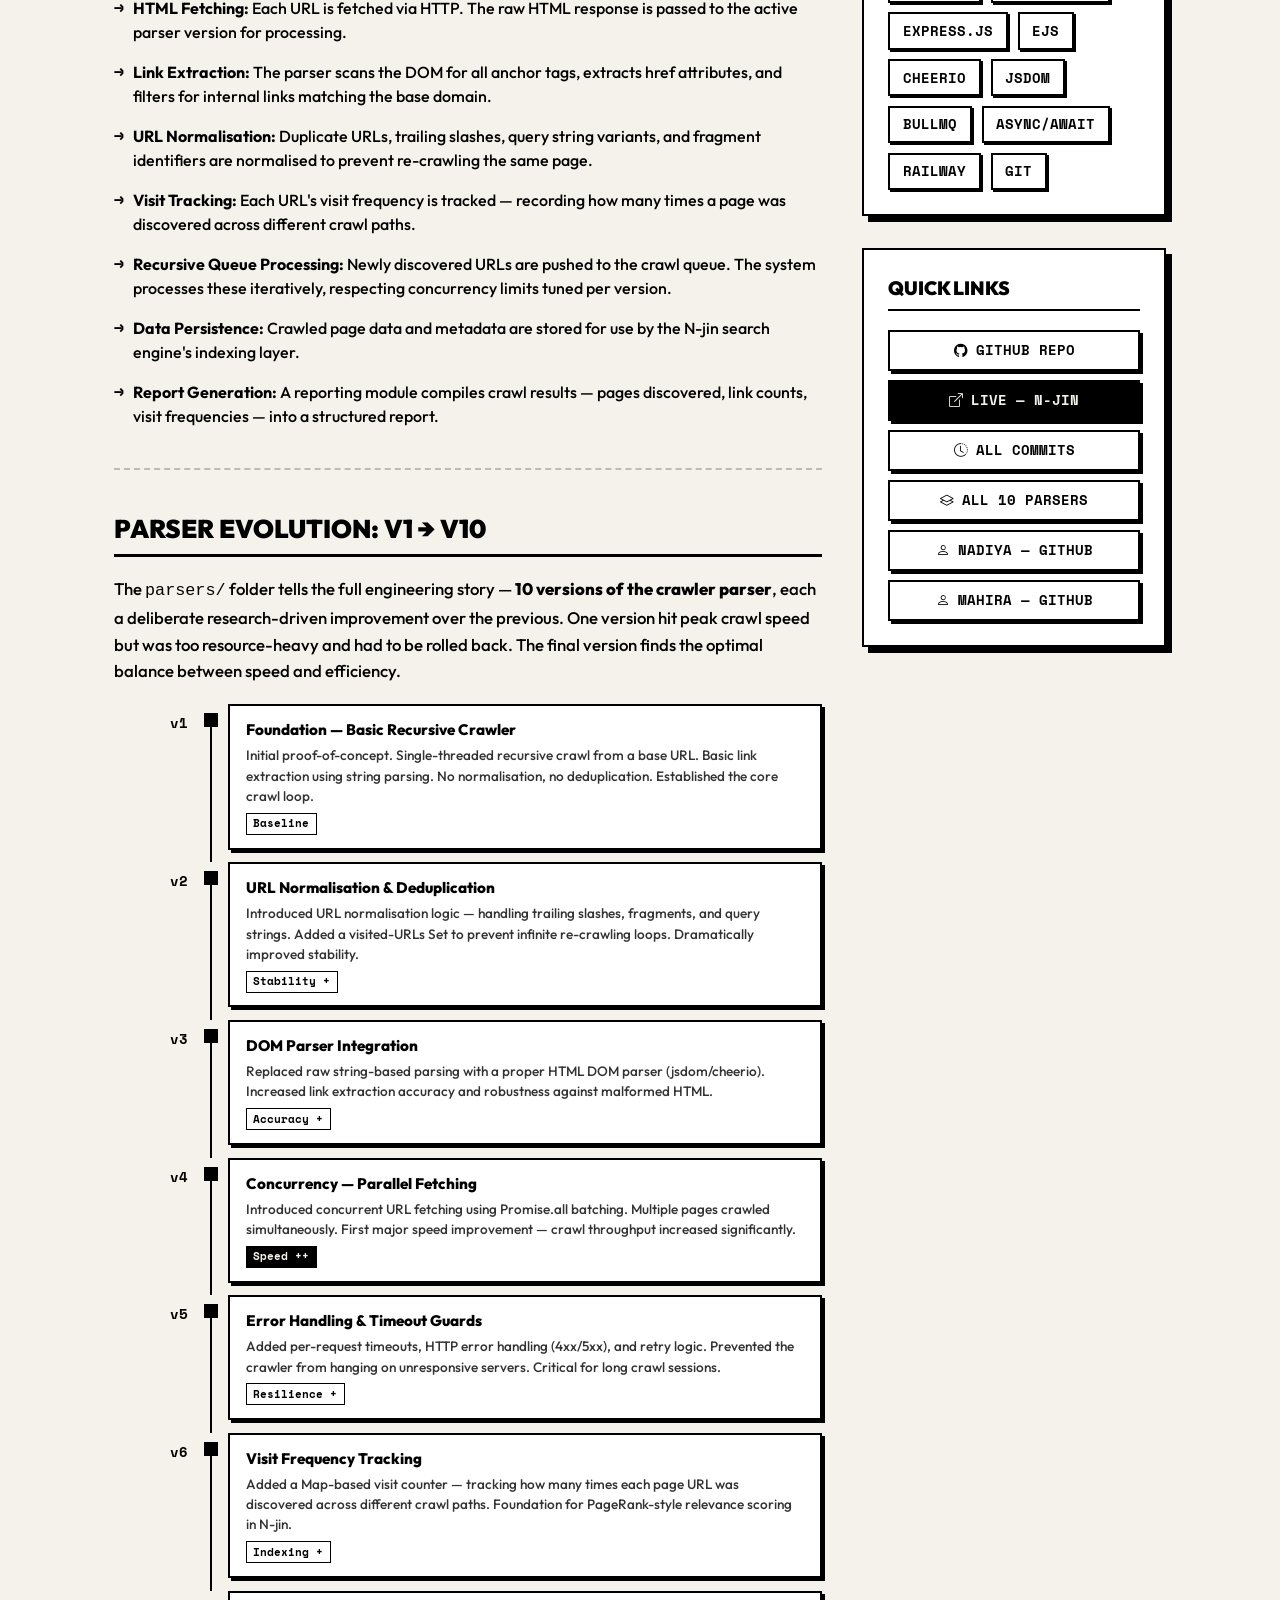
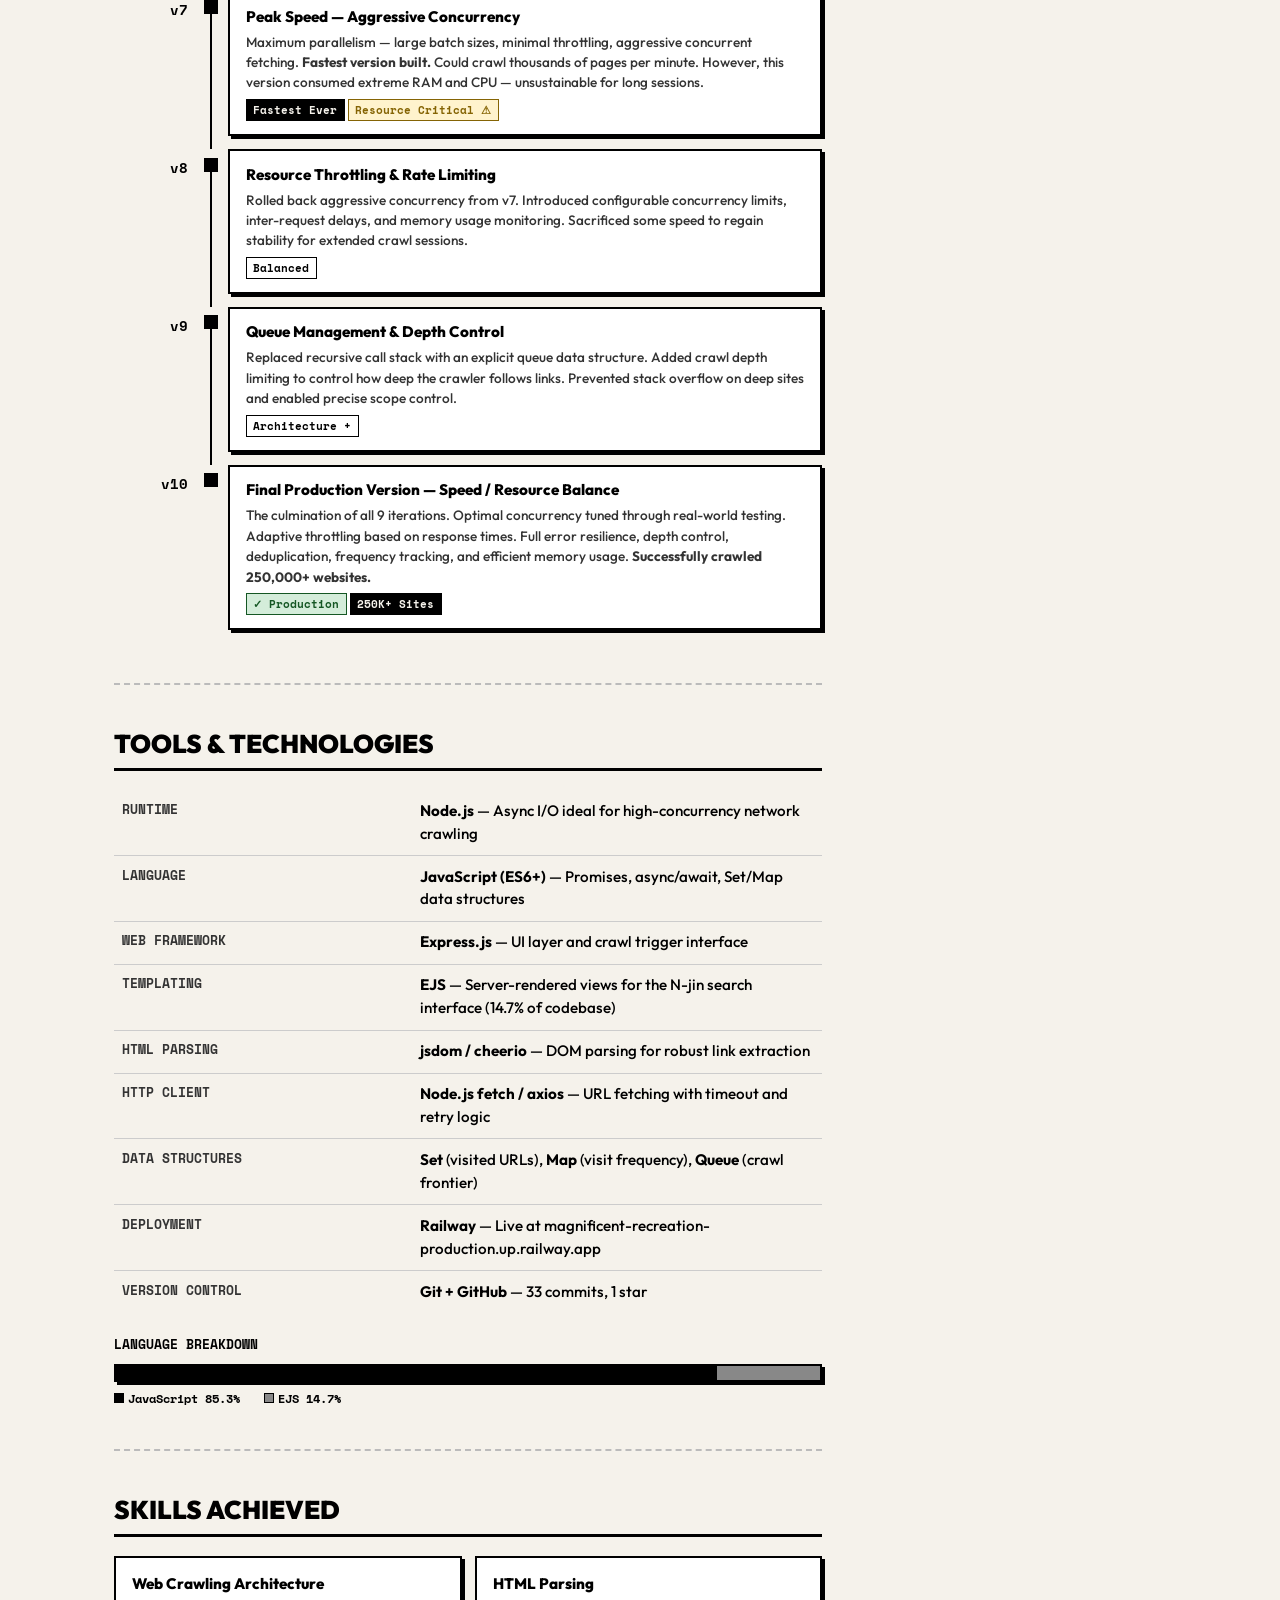
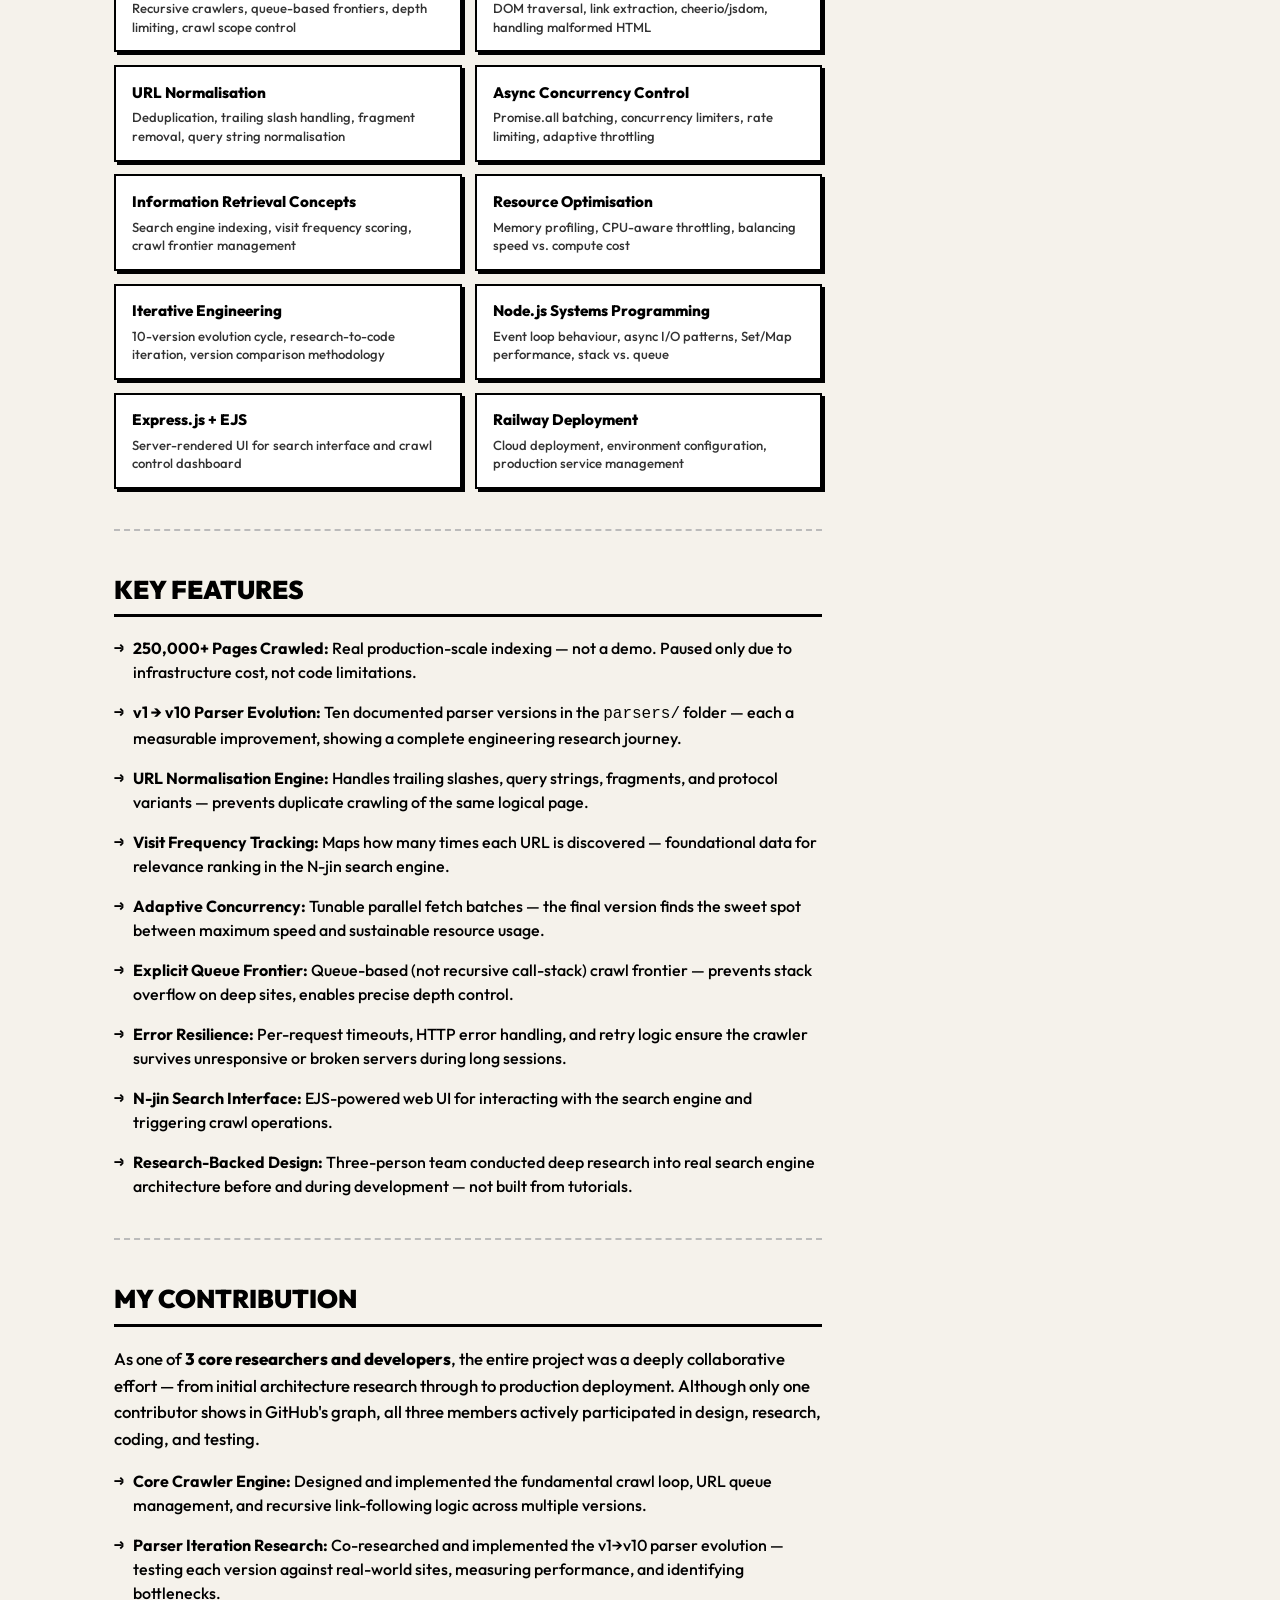
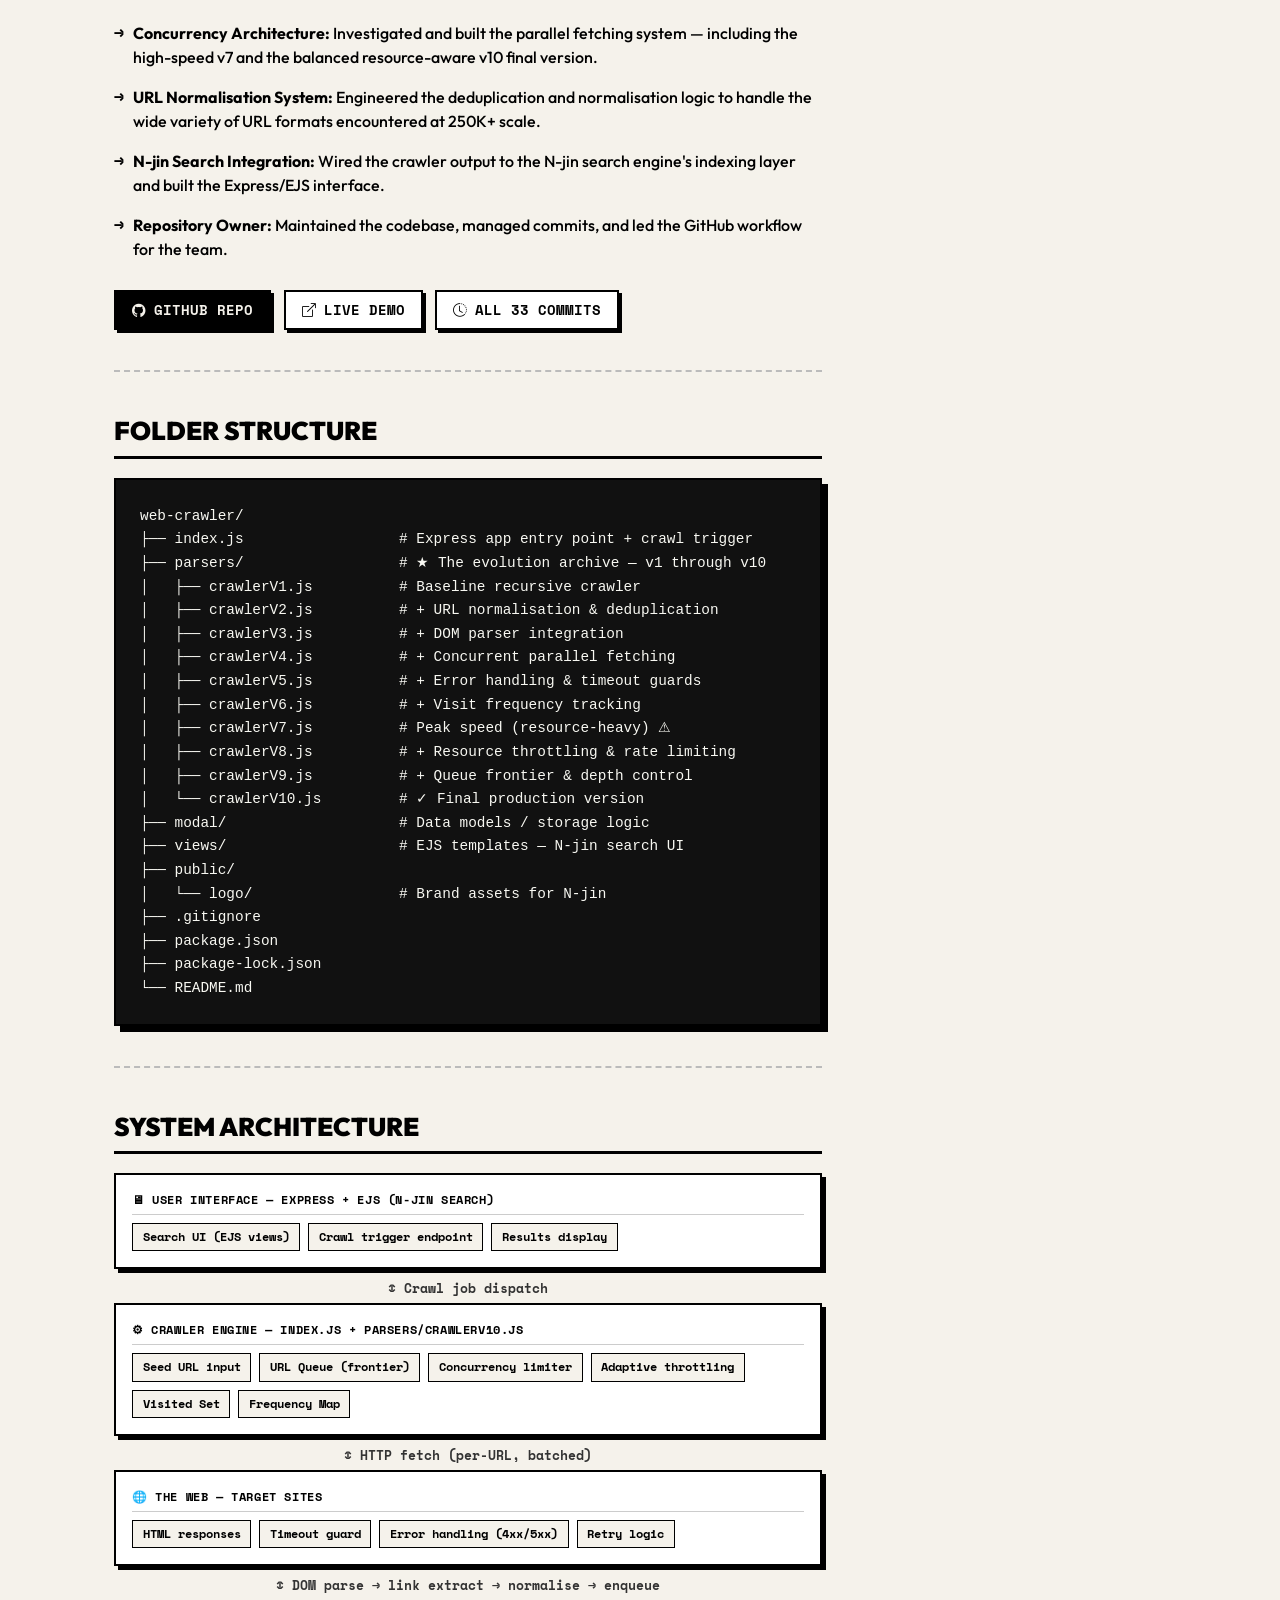
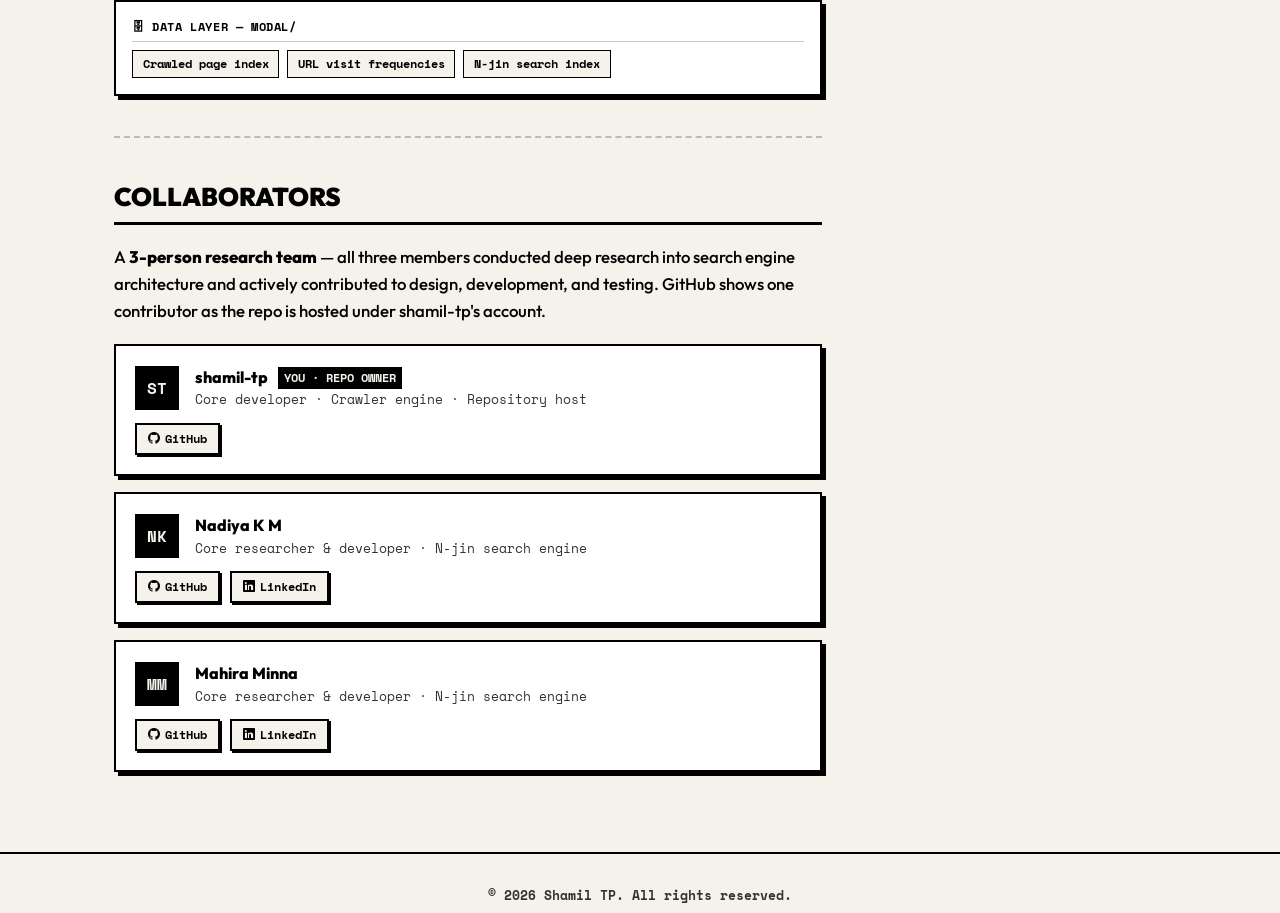
<file: njin.html>
<!DOCTYPE html>
<html lang="en">
<head>
    <meta charset="UTF-8">
    <meta name="viewport" content="width=device-width, initial-scale=1.0">
    <title>N-jin Web Crawler | Shamil TP</title>
    <link rel="preconnect" href="https://fonts.googleapis.com">
    <link rel="preconnect" href="https://fonts.gstatic.com" crossorigin>
    <link href="https://fonts.googleapis.com/css2?family=Outfit:wght@300;400;500;600;700;900&family=Space+Mono:ital,wght@0,400;0,700;1,400;1,700&display=swap" rel="stylesheet">
    <link rel="stylesheet" href="https://cdn.jsdelivr.net/npm/bootstrap-icons@1.11.3/font/bootstrap-icons.min.css">
    <style>
        :root {
            --bg-color: #F5F2EB;
            --card-bg: #FFFFFF;
            --text-primary: #000000;
            --text-secondary: #333333;
            --accent: #000000;
            --border-color: #000000;
            --nav-bg: rgba(245, 242, 235, 0.95);
            --font-main: 'Outfit', 'Helvetica Neue', sans-serif;
            --font-mono: 'Space Mono', 'Fira Code', monospace;
            --transition: transform 0.2s cubic-bezier(0.16, 1, 0.3, 1), box-shadow 0.2s cubic-bezier(0.16, 1, 0.3, 1), background-color 0.2s;
        }
        * { margin: 0; padding: 0; box-sizing: border-box; }
        body { background-color: var(--bg-color); color: var(--text-primary); font-family: var(--font-main); line-height: 1.5; font-size: 15px; }
        a { text-decoration: none; color: inherit; }
        .container { max-width: 1100px; margin: 0 auto; padding: 0 1.5rem; }

        .navbar { background: var(--nav-bg); border-bottom: 2px solid var(--border-color); position: sticky; top: 0; z-index: 100; backdrop-filter: blur(10px); }
        .nav-container { display: flex; justify-content: space-between; align-items: center; height: 60px; }
        .back-link { font-weight: 800; font-family: var(--font-mono); font-size: 0.95rem; color: var(--text-primary); display: flex; align-items: center; gap: 0.4rem; transition: var(--transition); text-transform: uppercase; }
        .back-link:hover { text-decoration: underline; }
        .nav-links { display: flex; list-style: none; gap: 1.5rem; }
        .nav-links a { font-family: var(--font-mono); color: var(--text-secondary); font-size: 0.9rem; font-weight: 700; transition: color 0.2s; }
        .nav-links a:hover { color: var(--text-primary); text-decoration: underline; }

        .project-header { background: var(--bg-color); padding: 4rem 0 3rem 0; border-bottom: 2px solid var(--border-color); margin-bottom: 3rem; }
        .header-container { display: flex; align-items: center; gap: 1.5rem; }
        .header-icon { width: 60px; height: 60px; display: flex; align-items: center; justify-content: center; font-size: 2.5rem; color: var(--text-primary); border: 2px solid var(--border-color); background: var(--card-bg); box-shadow: 4px 4px 0px rgba(0,0,0,1); flex-shrink: 0; }
        .project-title { font-size: 2.8rem; font-weight: 900; color: var(--text-primary); margin-bottom: 0.3rem; letter-spacing: -1px; text-transform: uppercase; line-height: 1; }
        .project-subtitle { font-family: var(--font-mono); font-size: 1rem; font-weight: 700; background: var(--text-primary); color: var(--bg-color); display: inline-block; padding: 0.3rem 0.6rem; margin-top: 0.3rem; }

        .content-grid { display: grid; grid-template-columns: 7fr 3fr; gap: 2.5rem; padding-bottom: 5rem; align-items: start; }
        .content-section { margin-bottom: 2.5rem; }
        .content-section:last-child { margin-bottom: 0; }
        .section-heading { font-size: 1.6rem; font-weight: 900; color: var(--text-primary); margin-bottom: 1.2rem; border-bottom: 3px solid var(--border-color); padding-bottom: 0.3rem; text-transform: uppercase; }

        .prose p { margin-bottom: 1rem; color: var(--text-primary); font-size: 1.05rem; line-height: 1.6; font-weight: 500; }
        .prose p:last-child { margin-bottom: 0; }
        .prose strong { font-weight: 800; }

        .feature-list { list-style: none; padding-left: 0; margin-top: 1rem; }
        .feature-list li { margin-bottom: 1rem; line-height: 1.5; font-size: 1rem; position: relative; padding-left: 1.2rem; font-weight: 500; }
        .feature-list li::before { content: '→'; position: absolute; left: 0; font-family: var(--font-mono); font-weight: 900; }

        .code-block { background: #111; border: 2px solid var(--border-color); padding: 1.5rem; overflow-x: auto; box-shadow: 6px 6px 0px rgba(0,0,0,1); margin-top: 1.2rem; }
        .code-block pre { font-family: var(--font-mono); font-size: 0.9rem; color: #f8f8f2; line-height: 1.5; font-weight: 500; }

        .sidebar-widget { background: var(--card-bg); border: 2px solid var(--border-color); padding: 1.5rem; margin-bottom: 2rem; box-shadow: 6px 6px 0px rgba(0,0,0,1); }
        .sidebar-widget:last-child { margin-bottom: 0; }
        .widget-title { font-size: 1.2rem; font-weight: 900; color: var(--text-primary); margin-bottom: 1.2rem; text-transform: uppercase; border-bottom: 2px solid var(--border-color); padding-bottom: 0.4rem; }

        .metric-grid { display: grid; grid-template-columns: 1fr 1fr; gap: 1rem; }
        .metric-item { display: flex; flex-direction: column; border-left: 3px solid var(--text-primary); padding-left: 0.8rem; }
        .m-val { font-family: var(--font-mono); font-size: 1.8rem; font-weight: 900; color: var(--text-primary); line-height: 1; margin-bottom: 0.2rem; }
        .m-label { font-size: 0.75rem; text-transform: uppercase; font-weight: 800; color: var(--text-secondary); }

        .tag-cloud { display: flex; flex-wrap: wrap; gap: 0.6rem; }
        .tag { font-family: var(--font-mono); background: var(--card-bg); color: var(--text-primary); padding: 0.4rem 0.8rem; border: 2px solid var(--border-color); font-size: 0.85rem; font-weight: 700; box-shadow: 2px 2px 0px rgba(0,0,0,1); transition: var(--transition); text-transform: uppercase; }
        .tag:hover { transform: translate(-2px,-2px); box-shadow: 4px 4px 0px rgba(0,0,0,1); background: var(--text-primary); color: var(--bg-color); }

        .footer { border-top: 2px solid var(--border-color); padding: 2rem 0; text-align: center; color: var(--text-secondary); font-size: 0.8rem; font-family: var(--font-mono); font-weight: 700; background: var(--bg-color); }

        /* ── EXTRAS ── */
        .info-table { width: 100%; border-collapse: collapse; margin-top: 1rem; }
        .info-table tr { border-bottom: 1px solid #ccc; }
        .info-table tr:last-child { border-bottom: none; }
        .info-table td { padding: 0.6rem 0.5rem; font-size: 0.95rem; font-weight: 500; vertical-align: top; }
        .info-table td:first-child { font-family: var(--font-mono); font-weight: 700; font-size: 0.82rem; text-transform: uppercase; color: var(--text-secondary); width: 42%; padding-right: 0.8rem; }

        .section-divider { border: none; border-top: 2px dashed #bbb; margin: 2.5rem 0; }

        .link-btn { display: inline-flex; align-items: center; gap: 0.5rem; font-family: var(--font-mono); font-weight: 700; font-size: 0.85rem; border: 2px solid var(--border-color); padding: 0.5rem 1rem; background: var(--card-bg); box-shadow: 3px 3px 0 #000; transition: var(--transition); text-transform: uppercase; margin-top: 0.8rem; margin-right: 0.6rem; }
        .link-btn:hover { transform: translate(-2px,-2px); box-shadow: 5px 5px 0 #000; background: var(--text-primary); color: var(--bg-color); }
        .link-btn.primary { background: var(--text-primary); color: var(--bg-color); }
        .link-btn.primary:hover { background: var(--bg-color); color: var(--text-primary); }

        .custom-metric-row { display: flex; justify-content: space-between; align-items: baseline; padding: 0.55rem 0; border-bottom: 1px dashed #bbb; }
        .custom-metric-row:last-child { border-bottom: none; }
        .cm-label { font-weight: 600; color: var(--text-secondary); flex: 1; font-size: 0.9rem; }
        .cm-val { font-family: var(--font-mono); font-weight: 900; font-size: 1rem; text-align: right; }
        .cm-note { font-family: var(--font-mono); font-size: 0.72rem; color: var(--text-secondary); text-align: right; margin-top: 0.1rem; }

        .scorecard { margin-top: 1rem; display: flex; flex-direction: column; gap: 0.7rem; }
        .score-row { display: flex; align-items: center; gap: 0.8rem; }
        .score-label { font-family: var(--font-mono); font-size: 0.78rem; font-weight: 700; text-transform: uppercase; width: 150px; flex-shrink: 0; }
        .score-bar-wrap { flex: 1; height: 14px; border: 2px solid var(--border-color); background: var(--bg-color); }
        .score-bar { height: 100%; background: var(--text-primary); }
        .score-num { font-family: var(--font-mono); font-weight: 900; font-size: 0.85rem; width: 28px; text-align: right; }

        /* Skills grid */
        .skills-grid { display: grid; grid-template-columns: 1fr 1fr; gap: 0.8rem; margin-top: 1rem; }
        .skill-card { border: 2px solid var(--border-color); padding: 0.9rem 1rem; background: var(--card-bg); box-shadow: 3px 3px 0px rgba(0,0,0,1); transition: var(--transition); }
        .skill-card:hover { transform: translate(-2px,-2px); box-shadow: 5px 5px 0px rgba(0,0,0,1); }
        .skill-name { font-weight: 800; font-size: 0.95rem; margin-bottom: 0.25rem; }
        .skill-desc { font-size: 0.82rem; color: var(--text-secondary); font-weight: 500; line-height: 1.4; }

        /* Version evolution timeline */
        .version-timeline { margin-top: 1.2rem; display: flex; flex-direction: column; gap: 0; }
        .version-row { display: grid; grid-template-columns: 80px 2px 1fr; gap: 0 1rem; }
        .v-label { font-family: var(--font-mono); font-weight: 900; font-size: 0.9rem; text-align: right; padding-top: 0.5rem; padding-right: 0.4rem; white-space: nowrap; }
        .v-line-wrap { display: flex; flex-direction: column; align-items: center; }
        .v-dot { width: 14px; height: 14px; border: 2px solid var(--border-color); background: var(--text-primary); flex-shrink: 0; margin-top: 0.55rem; }
        .v-connector { width: 2px; background: var(--border-color); flex: 1; min-height: 16px; }
        .version-row:last-child .v-connector { display: none; }
        .v-content { border: 2px solid var(--border-color); padding: 0.8rem 1rem; background: var(--card-bg); box-shadow: 3px 3px 0 #000; margin-bottom: 0.8rem; transition: var(--transition); }
        .v-content:hover { transform: translate(-2px,-2px); box-shadow: 5px 5px 0 #000; }
        .v-title { font-weight: 800; font-size: 0.95rem; margin-bottom: 0.2rem; }
        .v-desc { font-size: 0.85rem; color: var(--text-secondary); font-weight: 500; line-height: 1.5; }
        .v-badge { display: inline-block; font-family: var(--font-mono); font-size: 0.7rem; font-weight: 700; padding: 0.1rem 0.4rem; border: 1.5px solid var(--border-color); margin-top: 0.4rem; }
        .v-badge.highlight { background: var(--text-primary); color: var(--bg-color); }
        .v-badge.warning { background: #fff3cd; color: #856404; border-color: #856404; }
        .v-badge.current { background: #d4edda; color: #155724; border-color: #155724; }

        /* Collaborator card */
        .collab-card { border: 2px solid var(--border-color); padding: 1.2rem; background: var(--card-bg); box-shadow: 4px 4px 0 #000; margin-bottom: 1rem; transition: var(--transition); }
        .collab-card:hover { transform: translate(-2px,-2px); box-shadow: 6px 6px 0 #000; }
        .collab-card:last-child { margin-bottom: 0; }
        .collab-top { display: flex; align-items: center; gap: 1rem; margin-bottom: 0.8rem; }
        .collab-avatar { width: 44px; height: 44px; border: 2px solid #000; background: #000; color: #F5F2EB; display: flex; align-items: center; justify-content: center; font-family: var(--font-mono); font-weight: 900; font-size: 1rem; flex-shrink: 0; }
        .collab-name { font-weight: 800; font-size: 1rem; }
        .collab-role { font-size: 0.82rem; color: var(--text-secondary); font-family: var(--font-mono); margin-top: 0.1rem; }
        .collab-links { display: flex; gap: 0.6rem; flex-wrap: wrap; }
        .collab-link { font-family: var(--font-mono); font-size: 0.75rem; font-weight: 700; border: 2px solid var(--border-color); padding: 0.3rem 0.7rem; background: var(--bg-color); box-shadow: 2px 2px 0 #000; transition: var(--transition); display: inline-flex; align-items: center; gap: 0.3rem; }
        .collab-link:hover { background: var(--text-primary); color: var(--bg-color); transform: translate(-1px,-1px); box-shadow: 3px 3px 0 #000; }

        /* Arch layer */
        .arch-layer { border: 2px solid var(--border-color); padding: 1rem; background: var(--card-bg); box-shadow: 4px 4px 0 #000; margin-bottom: 0.6rem; }
        .arch-layer-title { font-weight: 900; font-size: 0.75rem; text-transform: uppercase; letter-spacing: 0.05em; margin-bottom: 0.5rem; border-bottom: 1px solid #ccc; padding-bottom: 0.3rem; font-family: var(--font-mono); }
        .arch-items { display: flex; flex-wrap: wrap; gap: 0.5rem; }
        .arch-item { background: var(--bg-color); border: 1.5px solid var(--border-color); padding: 0.25rem 0.6rem; font-size: 0.78rem; font-weight: 700; font-family: var(--font-mono); }
        .arch-arrow { text-align: center; font-family: var(--font-mono); font-size: 0.8rem; font-weight: 700; color: var(--text-secondary); margin: 0.3rem 0; }

        /* stat highlight */
        .stat-highlight { border: 2px solid var(--border-color); padding: 1.2rem 1.5rem; background: var(--text-primary); color: var(--bg-color); box-shadow: 5px 5px 0 #555; margin: 1.2rem 0; display: flex; align-items: center; gap: 1.2rem; }
        .stat-big { font-family: var(--font-mono); font-size: 3rem; font-weight: 900; line-height: 1; flex-shrink: 0; }
        .stat-text { font-size: 1rem; font-weight: 600; line-height: 1.5; }
        .stat-sub { font-family: var(--font-mono); font-size: 0.78rem; opacity: 0.75; margin-top: 0.3rem; }

        @media (max-width: 900px) {
            .content-grid { grid-template-columns: 1fr; gap: 2rem; }
            .header-container { flex-direction: column; align-items: center; text-align: center; gap: 1rem; }
            .metric-grid { grid-template-columns: 1fr 1fr; }
            .skills-grid { grid-template-columns: 1fr; }
            .version-row { grid-template-columns: 60px 2px 1fr; }
            .score-label { width: 110px; font-size: 0.7rem; }
        }
    </style>
</head>
<body>

    <!-- NAVBAR -->
    <nav class="navbar">
        <div class="container nav-container">
            <a href="mycontributions.html" class="back-link"><i class="bi bi-arrow-left"></i> Back to Projects</a>
            <ul class="nav-links">
                <li><a href="index.html">Home</a></li>
            </ul>
        </div>
    </nav>

    <!-- HEADER -->
    <header class="project-header">
        <div class="container header-container">
            <div class="header-icon"><i class="bi bi-search"></i></div>
            <div class="header-info">
                <h1 class="project-title">N-jin Web Crawler</h1>
                <p class="project-subtitle">Search Engine Crawler · 250,000+ Websites Indexed</p>
            </div>
        </div>
    </header>

    <main class="main-content">
        <div class="container content-grid">

            <!-- ═══════════════ MAIN COLUMN ═══════════════ -->
            <div class="main-column">

                <!-- 1. PROJECT OVERVIEW -->
                <section class="content-section">
                    <h2 class="section-heading">Project Overview</h2>
                    <div class="prose">
                        <p><strong>N-jin Web Crawler</strong> is a powerful, production-grade web crawling engine built to power a custom search engine. Starting from a base URL, the crawler recursively traverses the web — extracting internal links, normalising URLs, and indexing page data at scale.</p>
                        <p>Built by a 3-person research team after extensive study of how real search engines work, this is not a toy crawler — it successfully indexed over <strong>250,000 websites</strong> before being paused due to resource constraints. The system reached a point where speed and resource usage had to be carefully balanced, with the final version representing the optimal equilibrium between crawl velocity and compute efficiency.</p>
                        <p>The project's most distinctive feature is its <strong>documented evolution across 10 parser versions (v1–v10)</strong>, each one a deliberate improvement over the last — making the codebase a living record of engineering iteration and research-driven development.</p>
                    </div>

                    <!-- Big stat -->
                    <div class="stat-highlight">
                        <div class="stat-big">250K+</div>
                        <div>
                            <div class="stat-text">Websites successfully crawled and indexed</div>
                            <div class="stat-sub">Paused due to resource constraints — not a code limitation</div>
                        </div>
                    </div>

                    <table class="info-table">
                        <tr><td>Project Type</td><td>Web Crawler / Search Engine Infrastructure</td></tr>
                        <tr><td>Search Engine Name</td><td><strong>N-jin</strong></td></tr>
                        <tr><td>Domain</td><td>Information Retrieval / Systems Engineering</td></tr>
                        <tr><td>Repository Owner</td><td>shamil-tp</td></tr>
                        <tr><td>Team Size</td><td>3 members (shamil-tp, nadiya-km, mahira3304)</td></tr>
                        <tr><td>Total Commits</td><td>33 commits on main branch</td></tr>
                        <tr><td>Stars</td><td><i class="bi bi-star-fill"></i> 1</td></tr>
                        <tr><td>Parser Versions</td><td>v1 → v10 (10 documented iterations)</td></tr>
                        <tr><td>GitHub Repo</td><td><a href="https://github.com/shamil-tp/web-crawler" target="_blank" style="font-family:var(--font-mono);font-weight:700;text-decoration:underline;">github.com/shamil-tp/web-crawler</a></td></tr>
                        <tr><td>Live Link</td><td><a href="https://magnificent-recreation-production.up.railway.app/" target="_blank" style="font-family:var(--font-mono);font-weight:700;text-decoration:underline;">magnificent-recreation-production.up.railway.app</a></td></tr>
                    </table>
                </section>

                <hr class="section-divider">

                <!-- 2. HOW IT WORKS -->
                <section class="content-section">
                    <h2 class="section-heading">How The Crawler Works</h2>
                    <div class="prose">
                        <p>The crawler operates as a <strong>recursive link-following engine</strong> — seeded with a base URL, it processes pages, extracts all valid internal links, normalises them to avoid duplicates, and recursively queues new pages for crawling.</p>
                    </div>
                    <ul class="feature-list">
                        <li><strong>Seed URL Input:</strong> The crawl starts from a given base URL, passed through the Express interface or directly via the CLI.</li>
                        <li><strong>HTML Fetching:</strong> Each URL is fetched via HTTP. The raw HTML response is passed to the active parser version for processing.</li>
                        <li><strong>Link Extraction:</strong> The parser scans the DOM for all anchor tags, extracts href attributes, and filters for internal links matching the base domain.</li>
                        <li><strong>URL Normalisation:</strong> Duplicate URLs, trailing slashes, query string variants, and fragment identifiers are normalised to prevent re-crawling the same page.</li>
                        <li><strong>Visit Tracking:</strong> Each URL's visit frequency is tracked — recording how many times a page was discovered across different crawl paths.</li>
                        <li><strong>Recursive Queue Processing:</strong> Newly discovered URLs are pushed to the crawl queue. The system processes these iteratively, respecting concurrency limits tuned per version.</li>
                        <li><strong>Data Persistence:</strong> Crawled page data and metadata are stored for use by the N-jin search engine's indexing layer.</li>
                        <li><strong>Report Generation:</strong> A reporting module compiles crawl results — pages discovered, link counts, visit frequencies — into a structured report.</li>
                    </ul>
                </section>

                <hr class="section-divider">

                <!-- 3. VERSION EVOLUTION — THE CENTREPIECE -->
                <section class="content-section">
                    <h2 class="section-heading">Parser Evolution: v1 → v10</h2>
                    <div class="prose">
                        <p>The <code>parsers/</code> folder tells the full engineering story — <strong>10 versions of the crawler parser</strong>, each a deliberate research-driven improvement over the previous. One version hit peak crawl speed but was too resource-heavy and had to be rolled back. The final version finds the optimal balance between speed and efficiency.</p>
                    </div>

                    <div class="version-timeline">
                        <div class="version-row">
                            <div class="v-label">v1</div>
                            <div class="v-line-wrap"><div class="v-dot"></div><div class="v-connector"></div></div>
                            <div class="v-content">
                                <div class="v-title">Foundation — Basic Recursive Crawler</div>
                                <div class="v-desc">Initial proof-of-concept. Single-threaded recursive crawl from a base URL. Basic link extraction using string parsing. No normalisation, no deduplication. Established the core crawl loop.</div>
                                <span class="v-badge">Baseline</span>
                            </div>
                        </div>
                        <div class="version-row">
                            <div class="v-label">v2</div>
                            <div class="v-line-wrap"><div class="v-dot"></div><div class="v-connector"></div></div>
                            <div class="v-content">
                                <div class="v-title">URL Normalisation & Deduplication</div>
                                <div class="v-desc">Introduced URL normalisation logic — handling trailing slashes, fragments, and query strings. Added a visited-URLs Set to prevent infinite re-crawling loops. Dramatically improved stability.</div>
                                <span class="v-badge">Stability +</span>
                            </div>
                        </div>
                        <div class="version-row">
                            <div class="v-label">v3</div>
                            <div class="v-line-wrap"><div class="v-dot"></div><div class="v-connector"></div></div>
                            <div class="v-content">
                                <div class="v-title">DOM Parser Integration</div>
                                <div class="v-desc">Replaced raw string-based parsing with a proper HTML DOM parser (jsdom/cheerio). Increased link extraction accuracy and robustness against malformed HTML.</div>
                                <span class="v-badge">Accuracy +</span>
                            </div>
                        </div>
                        <div class="version-row">
                            <div class="v-label">v4</div>
                            <div class="v-line-wrap"><div class="v-dot"></div><div class="v-connector"></div></div>
                            <div class="v-content">
                                <div class="v-title">Concurrency — Parallel Fetching</div>
                                <div class="v-desc">Introduced concurrent URL fetching using Promise.all batching. Multiple pages crawled simultaneously. First major speed improvement — crawl throughput increased significantly.</div>
                                <span class="v-badge highlight">Speed ++</span>
                            </div>
                        </div>
                        <div class="version-row">
                            <div class="v-label">v5</div>
                            <div class="v-line-wrap"><div class="v-dot"></div><div class="v-connector"></div></div>
                            <div class="v-content">
                                <div class="v-title">Error Handling & Timeout Guards</div>
                                <div class="v-desc">Added per-request timeouts, HTTP error handling (4xx/5xx), and retry logic. Prevented the crawler from hanging on unresponsive servers. Critical for long crawl sessions.</div>
                                <span class="v-badge">Resilience +</span>
                            </div>
                        </div>
                        <div class="version-row">
                            <div class="v-label">v6</div>
                            <div class="v-line-wrap"><div class="v-dot"></div><div class="v-connector"></div></div>
                            <div class="v-content">
                                <div class="v-title">Visit Frequency Tracking</div>
                                <div class="v-desc">Added a Map-based visit counter — tracking how many times each page URL was discovered across different crawl paths. Foundation for PageRank-style relevance scoring in N-jin.</div>
                                <span class="v-badge">Indexing +</span>
                            </div>
                        </div>
                        <div class="version-row">
                            <div class="v-label">v7</div>
                            <div class="v-line-wrap"><div class="v-dot"></div><div class="v-connector"></div></div>
                            <div class="v-content">
                                <div class="v-title">Peak Speed — Aggressive Concurrency</div>
                                <div class="v-desc">Maximum parallelism — large batch sizes, minimal throttling, aggressive concurrent fetching. <strong>Fastest version built.</strong> Could crawl thousands of pages per minute. However, this version consumed extreme RAM and CPU — unsustainable for long sessions.</div>
                                <span class="v-badge highlight">Fastest Ever</span>
                                <span class="v-badge warning">Resource Critical ⚠</span>
                            </div>
                        </div>
                        <div class="version-row">
                            <div class="v-label">v8</div>
                            <div class="v-line-wrap"><div class="v-dot"></div><div class="v-connector"></div></div>
                            <div class="v-content">
                                <div class="v-title">Resource Throttling & Rate Limiting</div>
                                <div class="v-desc">Rolled back aggressive concurrency from v7. Introduced configurable concurrency limits, inter-request delays, and memory usage monitoring. Sacrificed some speed to regain stability for extended crawl sessions.</div>
                                <span class="v-badge">Balanced</span>
                            </div>
                        </div>
                        <div class="version-row">
                            <div class="v-label">v9</div>
                            <div class="v-line-wrap"><div class="v-dot"></div><div class="v-connector"></div></div>
                            <div class="v-content">
                                <div class="v-title">Queue Management & Depth Control</div>
                                <div class="v-desc">Replaced recursive call stack with an explicit queue data structure. Added crawl depth limiting to control how deep the crawler follows links. Prevented stack overflow on deep sites and enabled precise scope control.</div>
                                <span class="v-badge">Architecture +</span>
                            </div>
                        </div>
                        <div class="version-row">
                            <div class="v-label">v10</div>
                            <div class="v-line-wrap"><div class="v-dot"></div><div class="v-connector"></div></div>
                            <div class="v-content">
                                <div class="v-title">Final Production Version — Speed / Resource Balance</div>
                                <div class="v-desc">The culmination of all 9 iterations. Optimal concurrency tuned through real-world testing. Adaptive throttling based on response times. Full error resilience, depth control, deduplication, frequency tracking, and efficient memory usage. <strong>Successfully crawled 250,000+ websites.</strong></div>
                                <span class="v-badge current">✓ Production</span>
                                <span class="v-badge highlight">250K+ Sites</span>
                            </div>
                        </div>
                    </div>
                </section>

                <hr class="section-divider">

                <!-- 4. TOOLS USED -->
                <section class="content-section">
                    <h2 class="section-heading">Tools & Technologies</h2>
                    <table class="info-table" style="margin-top:0.5rem;">
                        <tr><td>Runtime</td><td><strong>Node.js</strong> — Async I/O ideal for high-concurrency network crawling</td></tr>
                        <tr><td>Language</td><td><strong>JavaScript (ES6+)</strong> — Promises, async/await, Set/Map data structures</td></tr>
                        <tr><td>Web Framework</td><td><strong>Express.js</strong> — UI layer and crawl trigger interface</td></tr>
                        <tr><td>Templating</td><td><strong>EJS</strong> — Server-rendered views for the N-jin search interface (14.7% of codebase)</td></tr>
                        <tr><td>HTML Parsing</td><td><strong>jsdom / cheerio</strong> — DOM parsing for robust link extraction</td></tr>
                        <tr><td>HTTP Client</td><td><strong>Node.js fetch / axios</strong> — URL fetching with timeout and retry logic</td></tr>
                        <tr><td>Data Structures</td><td><strong>Set</strong> (visited URLs), <strong>Map</strong> (visit frequency), <strong>Queue</strong> (crawl frontier)</td></tr>
                        <tr><td>Deployment</td><td><strong>Railway</strong> — Live at magnificent-recreation-production.up.railway.app</td></tr>
                        <tr><td>Version Control</td><td><strong>Git + GitHub</strong> — 33 commits, 1 star</td></tr>
                    </table>

                    <div style="margin-top:1.4rem;">
                        <p style="font-family:var(--font-mono);font-size:0.8rem;font-weight:700;text-transform:uppercase;margin-bottom:0.6rem;">Language Breakdown</p>
                        <div style="height:18px;border:2px solid #000;display:flex;overflow:hidden;box-shadow:3px 3px 0 #000;">
                            <div style="width:85.3%;background:#000;" title="JavaScript 85.3%"></div>
                            <div style="width:14.7%;background:#888;" title="EJS 14.7%"></div>
                        </div>
                        <div style="display:flex;gap:1.5rem;margin-top:0.5rem;font-family:var(--font-mono);font-size:0.78rem;font-weight:700;">
                            <span><span style="display:inline-block;width:10px;height:10px;background:#000;border:1px solid #000;margin-right:4px;"></span>JavaScript 85.3%</span>
                            <span><span style="display:inline-block;width:10px;height:10px;background:#888;border:1px solid #000;margin-right:4px;"></span>EJS 14.7%</span>
                        </div>
                    </div>
                </section>

                <hr class="section-divider">

                <!-- 5. SKILLS ACHIEVED -->
                <section class="content-section">
                    <h2 class="section-heading">Skills Achieved</h2>
                    <div class="skills-grid">
                        <div class="skill-card">
                            <div class="skill-name">Web Crawling Architecture</div>
                            <div class="skill-desc">Recursive crawlers, queue-based frontiers, depth limiting, crawl scope control</div>
                        </div>
                        <div class="skill-card">
                            <div class="skill-name">HTML Parsing</div>
                            <div class="skill-desc">DOM traversal, link extraction, cheerio/jsdom, handling malformed HTML</div>
                        </div>
                        <div class="skill-card">
                            <div class="skill-name">URL Normalisation</div>
                            <div class="skill-desc">Deduplication, trailing slash handling, fragment removal, query string normalisation</div>
                        </div>
                        <div class="skill-card">
                            <div class="skill-name">Async Concurrency Control</div>
                            <div class="skill-desc">Promise.all batching, concurrency limiters, rate limiting, adaptive throttling</div>
                        </div>
                        <div class="skill-card">
                            <div class="skill-name">Information Retrieval Concepts</div>
                            <div class="skill-desc">Search engine indexing, visit frequency scoring, crawl frontier management</div>
                        </div>
                        <div class="skill-card">
                            <div class="skill-name">Resource Optimisation</div>
                            <div class="skill-desc">Memory profiling, CPU-aware throttling, balancing speed vs. compute cost</div>
                        </div>
                        <div class="skill-card">
                            <div class="skill-name">Iterative Engineering</div>
                            <div class="skill-desc">10-version evolution cycle, research-to-code iteration, version comparison methodology</div>
                        </div>
                        <div class="skill-card">
                            <div class="skill-name">Node.js Systems Programming</div>
                            <div class="skill-desc">Event loop behaviour, async I/O patterns, Set/Map performance, stack vs. queue</div>
                        </div>
                        <div class="skill-card">
                            <div class="skill-name">Express.js + EJS</div>
                            <div class="skill-desc">Server-rendered UI for search interface and crawl control dashboard</div>
                        </div>
                        <div class="skill-card">
                            <div class="skill-name">Railway Deployment</div>
                            <div class="skill-desc">Cloud deployment, environment configuration, production service management</div>
                        </div>
                    </div>
                </section>

                <hr class="section-divider">

                <!-- 6. KEY FEATURES -->
                <section class="content-section">
                    <h2 class="section-heading">Key Features</h2>
                    <ul class="feature-list">
                        <li><strong>250,000+ Pages Crawled:</strong> Real production-scale indexing — not a demo. Paused only due to infrastructure cost, not code limitations.</li>
                        <li><strong>v1 → v10 Parser Evolution:</strong> Ten documented parser versions in the <code>parsers/</code> folder — each a measurable improvement, showing a complete engineering research journey.</li>
                        <li><strong>URL Normalisation Engine:</strong> Handles trailing slashes, query strings, fragments, and protocol variants — prevents duplicate crawling of the same logical page.</li>
                        <li><strong>Visit Frequency Tracking:</strong> Maps how many times each URL is discovered — foundational data for relevance ranking in the N-jin search engine.</li>
                        <li><strong>Adaptive Concurrency:</strong> Tunable parallel fetch batches — the final version finds the sweet spot between maximum speed and sustainable resource usage.</li>
                        <li><strong>Explicit Queue Frontier:</strong> Queue-based (not recursive call-stack) crawl frontier — prevents stack overflow on deep sites, enables precise depth control.</li>
                        <li><strong>Error Resilience:</strong> Per-request timeouts, HTTP error handling, and retry logic ensure the crawler survives unresponsive or broken servers during long sessions.</li>
                        <li><strong>N-jin Search Interface:</strong> EJS-powered web UI for interacting with the search engine and triggering crawl operations.</li>
                        <li><strong>Research-Backed Design:</strong> Three-person team conducted deep research into real search engine architecture before and during development — not built from tutorials.</li>
                    </ul>
                </section>

                <hr class="section-divider">

                <!-- 7. MY CONTRIBUTION -->
                <section class="content-section">
                    <h2 class="section-heading">My Contribution</h2>
                    <div class="prose">
                        <p>As one of <strong>3 core researchers and developers</strong>, the entire project was a deeply collaborative effort — from initial architecture research through to production deployment. Although only one contributor shows in GitHub's graph, all three members actively participated in design, research, coding, and testing.</p>
                    </div>
                    <ul class="feature-list" style="margin-top:1rem;">
                        <li><strong>Core Crawler Engine:</strong> Designed and implemented the fundamental crawl loop, URL queue management, and recursive link-following logic across multiple versions.</li>
                        <li><strong>Parser Iteration Research:</strong> Co-researched and implemented the v1→v10 parser evolution — testing each version against real-world sites, measuring performance, and identifying bottlenecks.</li>
                        <li><strong>Concurrency Architecture:</strong> Investigated and built the parallel fetching system — including the high-speed v7 and the balanced resource-aware v10 final version.</li>
                        <li><strong>URL Normalisation System:</strong> Engineered the deduplication and normalisation logic to handle the wide variety of URL formats encountered at 250K+ scale.</li>
                        <li><strong>N-jin Search Integration:</strong> Wired the crawler output to the N-jin search engine's indexing layer and built the Express/EJS interface.</li>
                        <li><strong>Repository Owner:</strong> Maintained the codebase, managed commits, and led the GitHub workflow for the team.</li>
                    </ul>

                    <a href="https://github.com/shamil-tp/web-crawler" target="_blank" class="link-btn primary"><i class="bi bi-github"></i> GitHub Repo</a>
                    <a href="https://magnificent-recreation-production.up.railway.app/" target="_blank" class="link-btn"><i class="bi bi-box-arrow-up-right"></i> Live Demo</a>
                    <a href="https://github.com/shamil-tp/web-crawler/commits/main" target="_blank" class="link-btn"><i class="bi bi-clock-history"></i> All 33 Commits</a>
                </section>

                <hr class="section-divider">

                <!-- 8. FOLDER STRUCTURE -->
                <section class="content-section">
                    <h2 class="section-heading">Folder Structure</h2>
                    <div class="code-block">
                        <pre><code>web-crawler/
├── index.js                  # Express app entry point + crawl trigger
├── parsers/                  # ★ The evolution archive — v1 through v10
│   ├── crawlerV1.js          # Baseline recursive crawler
│   ├── crawlerV2.js          # + URL normalisation & deduplication
│   ├── crawlerV3.js          # + DOM parser integration
│   ├── crawlerV4.js          # + Concurrent parallel fetching
│   ├── crawlerV5.js          # + Error handling & timeout guards
│   ├── crawlerV6.js          # + Visit frequency tracking
│   ├── crawlerV7.js          # Peak speed (resource-heavy) ⚠
│   ├── crawlerV8.js          # + Resource throttling & rate limiting
│   ├── crawlerV9.js          # + Queue frontier & depth control
│   └── crawlerV10.js         # ✓ Final production version
├── modal/                    # Data models / storage logic
├── views/                    # EJS templates — N-jin search UI
├── public/
│   └── logo/                 # Brand assets for N-jin
├── .gitignore
├── package.json
├── package-lock.json
└── README.md</code></pre>
                    </div>
                </section>

                <hr class="section-divider">

                <!-- 9. SYSTEM ARCHITECTURE -->
                <section class="content-section">
                    <h2 class="section-heading">System Architecture</h2>
                    <div style="margin-top:1rem;">
                        <div class="arch-layer">
                            <div class="arch-layer-title">🖥 User Interface — Express + EJS (N-jin Search)</div>
                            <div class="arch-items">
                                <span class="arch-item">Search UI (EJS views)</span>
                                <span class="arch-item">Crawl trigger endpoint</span>
                                <span class="arch-item">Results display</span>
                            </div>
                        </div>
                        <div class="arch-arrow">↕ Crawl job dispatch</div>
                        <div class="arch-layer">
                            <div class="arch-layer-title">⚙ Crawler Engine — index.js + parsers/crawlerV10.js</div>
                            <div class="arch-items">
                                <span class="arch-item">Seed URL input</span>
                                <span class="arch-item">URL Queue (frontier)</span>
                                <span class="arch-item">Concurrency limiter</span>
                                <span class="arch-item">Adaptive throttling</span>
                                <span class="arch-item">Visited Set</span>
                                <span class="arch-item">Frequency Map</span>
                            </div>
                        </div>
                        <div class="arch-arrow">↕ HTTP fetch (per-URL, batched)</div>
                        <div class="arch-layer">
                            <div class="arch-layer-title">🌐 The Web — Target Sites</div>
                            <div class="arch-items">
                                <span class="arch-item">HTML responses</span>
                                <span class="arch-item">Timeout guard</span>
                                <span class="arch-item">Error handling (4xx/5xx)</span>
                                <span class="arch-item">Retry logic</span>
                            </div>
                        </div>
                        <div class="arch-arrow">↕ DOM parse → link extract → normalise → enqueue</div>
                        <div class="arch-layer">
                            <div class="arch-layer-title">🗄 Data Layer — modal/</div>
                            <div class="arch-items">
                                <span class="arch-item">Crawled page index</span>
                                <span class="arch-item">URL visit frequencies</span>
                                <span class="arch-item">N-jin search index</span>
                            </div>
                        </div>
                    </div>
                </section>

                <hr class="section-divider">

                <!-- 10. COLLABORATORS -->
                <section class="content-section">
                    <h2 class="section-heading">Collaborators</h2>
                    <div class="prose" style="margin-bottom:1.2rem;">
                        <p>A <strong>3-person research team</strong> — all three members conducted deep research into search engine architecture and actively contributed to design, development, and testing. GitHub shows one contributor as the repo is hosted under shamil-tp's account.</p>
                    </div>

                    <div class="collab-card">
                        <div class="collab-top">
                            <div class="collab-avatar">ST</div>
                            <div>
                                <div class="collab-name">shamil-tp <span style="font-family:var(--font-mono);font-size:0.73rem;background:#000;color:#F5F2EB;padding:0.15rem 0.4rem;margin-left:0.4rem;">YOU · REPO OWNER</span></div>
                                <div class="collab-role">Core developer · Crawler engine · Repository host</div>
                            </div>
                        </div>
                        <div class="collab-links">
                            <a href="https://github.com/shamil-tp" target="_blank" class="collab-link"><i class="bi bi-github"></i> GitHub</a>
                        </div>
                    </div>

                    <div class="collab-card">
                        <div class="collab-top">
                            <div class="collab-avatar">NK</div>
                            <div>
                                <div class="collab-name">Nadiya K M</div>
                                <div class="collab-role">Core researcher & developer · N-jin search engine</div>
                            </div>
                        </div>
                        <div class="collab-links">
                            <a href="https://github.com/nadiya-km" target="_blank" class="collab-link"><i class="bi bi-github"></i> GitHub</a>
                            <a href="https://www.linkedin.com/in/nadiya-km" target="_blank" class="collab-link"><i class="bi bi-linkedin"></i> LinkedIn</a>
                        </div>
                    </div>

                    <div class="collab-card">
                        <div class="collab-top">
                            <div class="collab-avatar">MM</div>
                            <div>
                                <div class="collab-name">Mahira Minna</div>
                                <div class="collab-role">Core researcher & developer · N-jin search engine</div>
                            </div>
                        </div>
                        <div class="collab-links">
                            <a href="https://github.com/mahira3304" target="_blank" class="collab-link"><i class="bi bi-github"></i> GitHub</a>
                            <a href="https://www.linkedin.com/in/mahira-minna" target="_blank" class="collab-link"><i class="bi bi-linkedin"></i> LinkedIn</a>
                        </div>
                    </div>
                </section>

            </div>

            <!-- ═══════════════ SIDEBAR ═══════════════ -->
            <aside class="sidebar-column">

                <!-- Repo Metrics -->
                <div class="sidebar-widget">
                    <h3 class="widget-title">Repo Metrics</h3>
                    <div class="metric-grid">
                        <div class="metric-item">
                            <span class="m-val">250K+</span>
                            <span class="m-label">Sites Crawled</span>
                        </div>
                        <div class="metric-item">
                            <span class="m-val">10</span>
                            <span class="m-label">Parser Versions</span>
                        </div>
                        <div class="metric-item">
                            <span class="m-val">33</span>
                            <span class="m-label">Total Commits</span>
                        </div>
                        <div class="metric-item">
                            <span class="m-val">3</span>
                            <span class="m-label">Team Members</span>
                        </div>
                        <div class="metric-item">
                            <span class="m-val">85.3%</span>
                            <span class="m-label">JS Share</span>
                        </div>
                        <div class="metric-item">
                            <span class="m-val"><i class="bi bi-star-fill"></i> 1</span>
                            <span class="m-label">GitHub Stars</span>
                        </div>
                    </div>
                </div>

                <!-- Custom Metrics -->
                <div class="sidebar-widget">
                    <h3 class="widget-title">Custom Metrics</h3>
                    <div class="custom-metric-row">
                        <div>
                            <div class="cm-label">Iteration Depth</div>
                            <div class="cm-note">v1 → v10 versions</div>
                        </div>
                        <div class="cm-val">10×</div>
                    </div>
                    <div class="custom-metric-row">
                        <div>
                            <div class="cm-label">Scale Achieved</div>
                            <div class="cm-note">real production crawl</div>
                        </div>
                        <div class="cm-val">250K+</div>
                    </div>
                    <div class="custom-metric-row">
                        <div>
                            <div class="cm-label">Commits / Version</div>
                            <div class="cm-note">33 commits ÷ 10 versions</div>
                        </div>
                        <div class="cm-val">~3.3</div>
                    </div>
                    <div class="custom-metric-row">
                        <div>
                            <div class="cm-label">Research Intensity</div>
                            <div class="cm-note">3-person deep research</div>
                        </div>
                        <div class="cm-val">High</div>
                    </div>
                    <div class="custom-metric-row">
                        <div>
                            <div class="cm-label">Stopped By</div>
                            <div class="cm-note">resources, not code</div>
                        </div>
                        <div class="cm-val">$</div>
                    </div>
                    <div class="custom-metric-row">
                        <div>
                            <div class="cm-label">Peak vs Final Speed</div>
                            <div class="cm-note">v7 fastest · v10 balanced</div>
                        </div>
                        <div class="cm-val">v7⚡v10</div>
                    </div>
                </div>

                <!-- Scorecard -->
                <div class="sidebar-widget">
                    <h3 class="widget-title">Project Scorecard</h3>
                    <div class="scorecard">
                        <div class="score-row">
                            <span class="score-label">Complexity</span>
                            <div class="score-bar-wrap"><div class="score-bar" style="width:100%"></div></div>
                            <span class="score-num">5/5</span>
                        </div>
                        <div class="score-row">
                            <span class="score-label">Research Depth</span>
                            <div class="score-bar-wrap"><div class="score-bar" style="width:100%"></div></div>
                            <span class="score-num">5/5</span>
                        </div>
                        <div class="score-row">
                            <span class="score-label">Real Scale</span>
                            <div class="score-bar-wrap"><div class="score-bar" style="width:100%"></div></div>
                            <span class="score-num">5/5</span>
                        </div>
                        <div class="score-row">
                            <span class="score-label">Iteration Quality</span>
                            <div class="score-bar-wrap"><div class="score-bar" style="width:100%"></div></div>
                            <span class="score-num">5/5</span>
                        </div>
                        <div class="score-row">
                            <span class="score-label">Portfolio Score</span>
                            <div class="score-bar-wrap"><div class="score-bar" style="width:100%"></div></div>
                            <span class="score-num">5/5</span>
                        </div>
                        <div class="score-row">
                            <span class="score-label">Uniqueness</span>
                            <div class="score-bar-wrap"><div class="score-bar" style="width:100%"></div></div>
                            <span class="score-num">5/5</span>
                        </div>
                    </div>
                </div>

                <!-- Tech Stack -->
                <div class="sidebar-widget">
                    <h3 class="widget-title">Tech Stack</h3>
                    <div class="tag-cloud">
                        <span class="tag">Node.js</span>
                        <span class="tag">JavaScript</span>
                        <span class="tag">Express.js</span>
                        <span class="tag">EJS</span>
                        <span class="tag">Cheerio</span>
                        <span class="tag">jsdom</span>
                        <span class="tag">BullMQ</span>
                        <span class="tag">Async/Await</span>
                        <span class="tag">Railway</span>
                        <span class="tag">Git</span>
                    </div>
                </div>

                <!-- Quick Links -->
                <div class="sidebar-widget">
                    <h3 class="widget-title">Quick Links</h3>
                    <div style="display:flex;flex-direction:column;gap:0.6rem;">
                        <a href="https://github.com/shamil-tp/web-crawler" target="_blank" class="link-btn" style="margin:0;width:100%;justify-content:center;"><i class="bi bi-github"></i> GitHub Repo</a>
                        <a href="https://magnificent-recreation-production.up.railway.app/" target="_blank" class="link-btn primary" style="margin:0;width:100%;justify-content:center;"><i class="bi bi-box-arrow-up-right"></i> Live — N-jin</a>
                        <a href="https://github.com/shamil-tp/web-crawler/commits/main" target="_blank" class="link-btn" style="margin:0;width:100%;justify-content:center;"><i class="bi bi-clock-history"></i> All Commits</a>
                        <a href="https://github.com/shamil-tp/web-crawler/tree/main/parsers" target="_blank" class="link-btn" style="margin:0;width:100%;justify-content:center;"><i class="bi bi-layers"></i> All 10 Parsers</a>
                        <a href="https://github.com/nadiya-km" target="_blank" class="link-btn" style="margin:0;width:100%;justify-content:center;"><i class="bi bi-person"></i> Nadiya — GitHub</a>
                        <a href="https://github.com/mahira3304" target="_blank" class="link-btn" style="margin:0;width:100%;justify-content:center;"><i class="bi bi-person"></i> Mahira — GitHub</a>
                    </div>
                </div>

            </aside>
        </div>
    </main>

    <footer class="footer">
        <div class="container">
            <p>&copy; 2026 Shamil TP. All rights reserved.</p>
        </div>
    </footer>

</body>
</html>
</file>
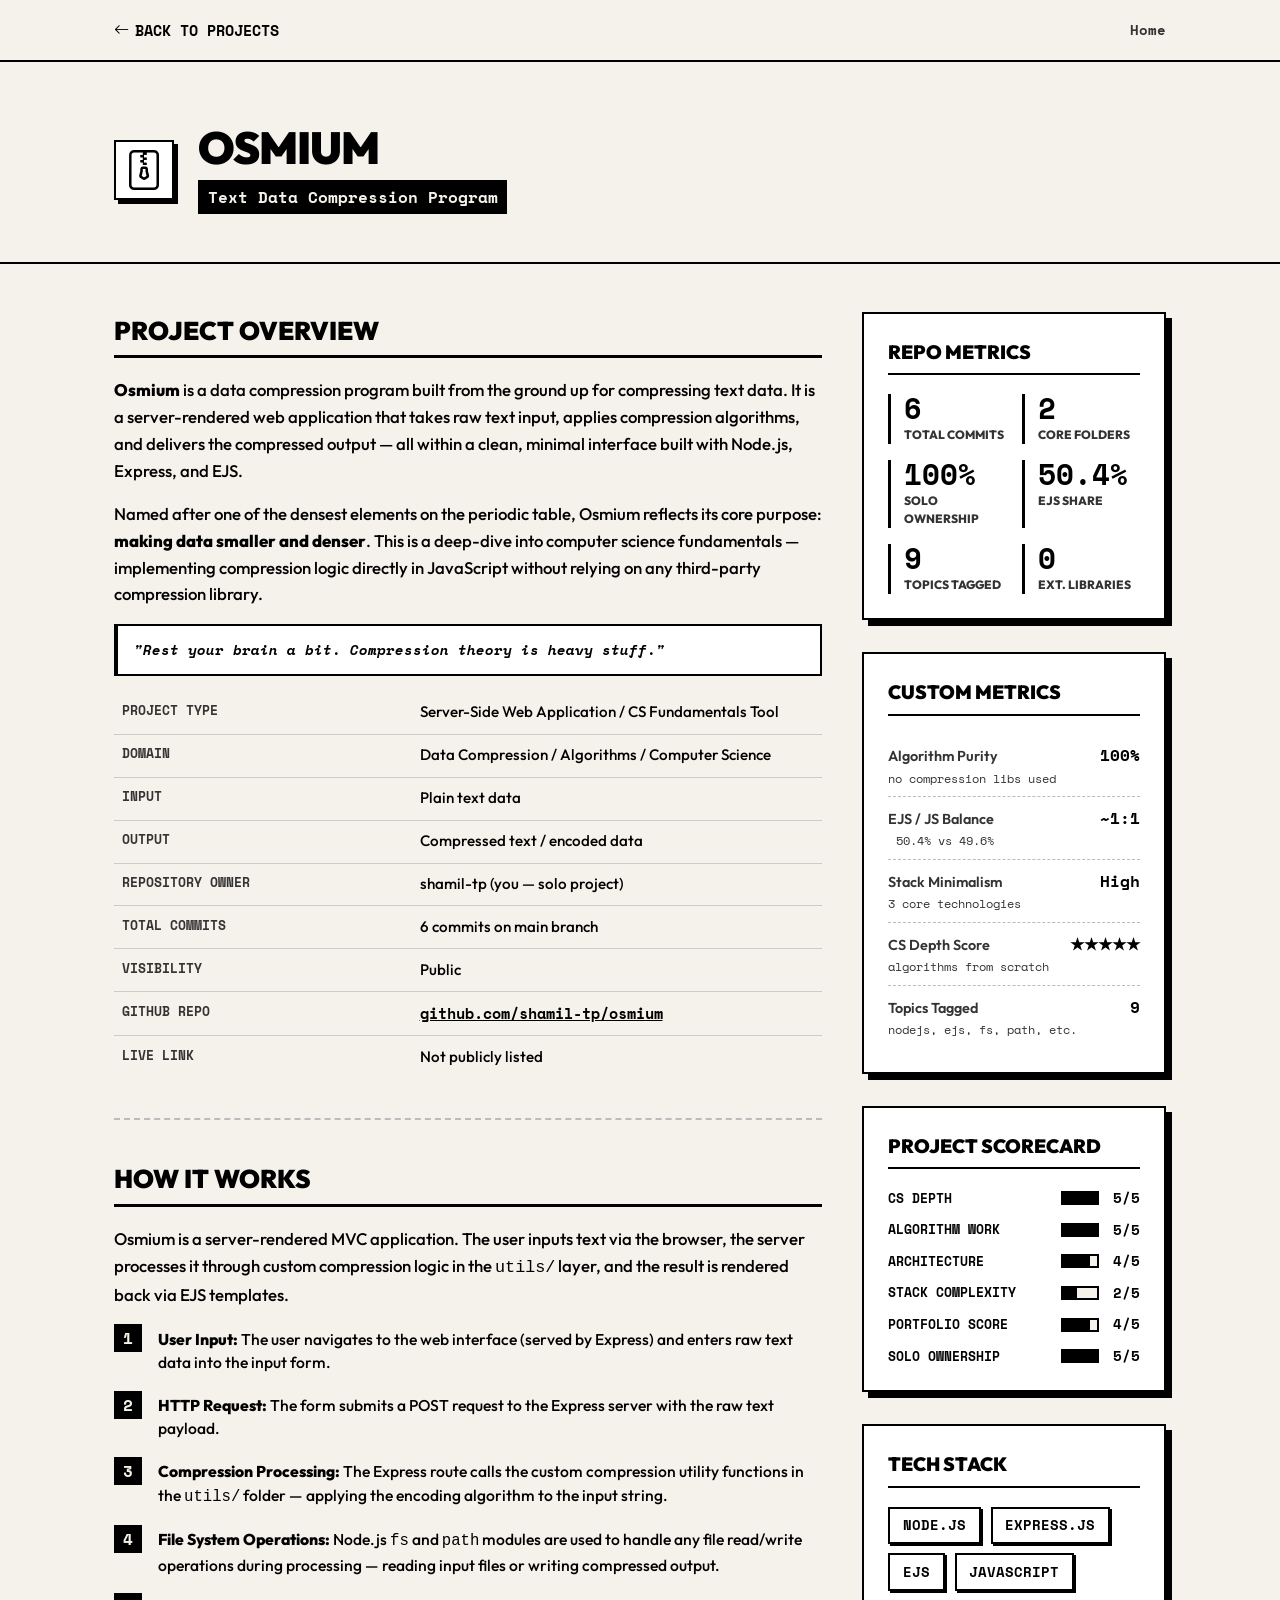
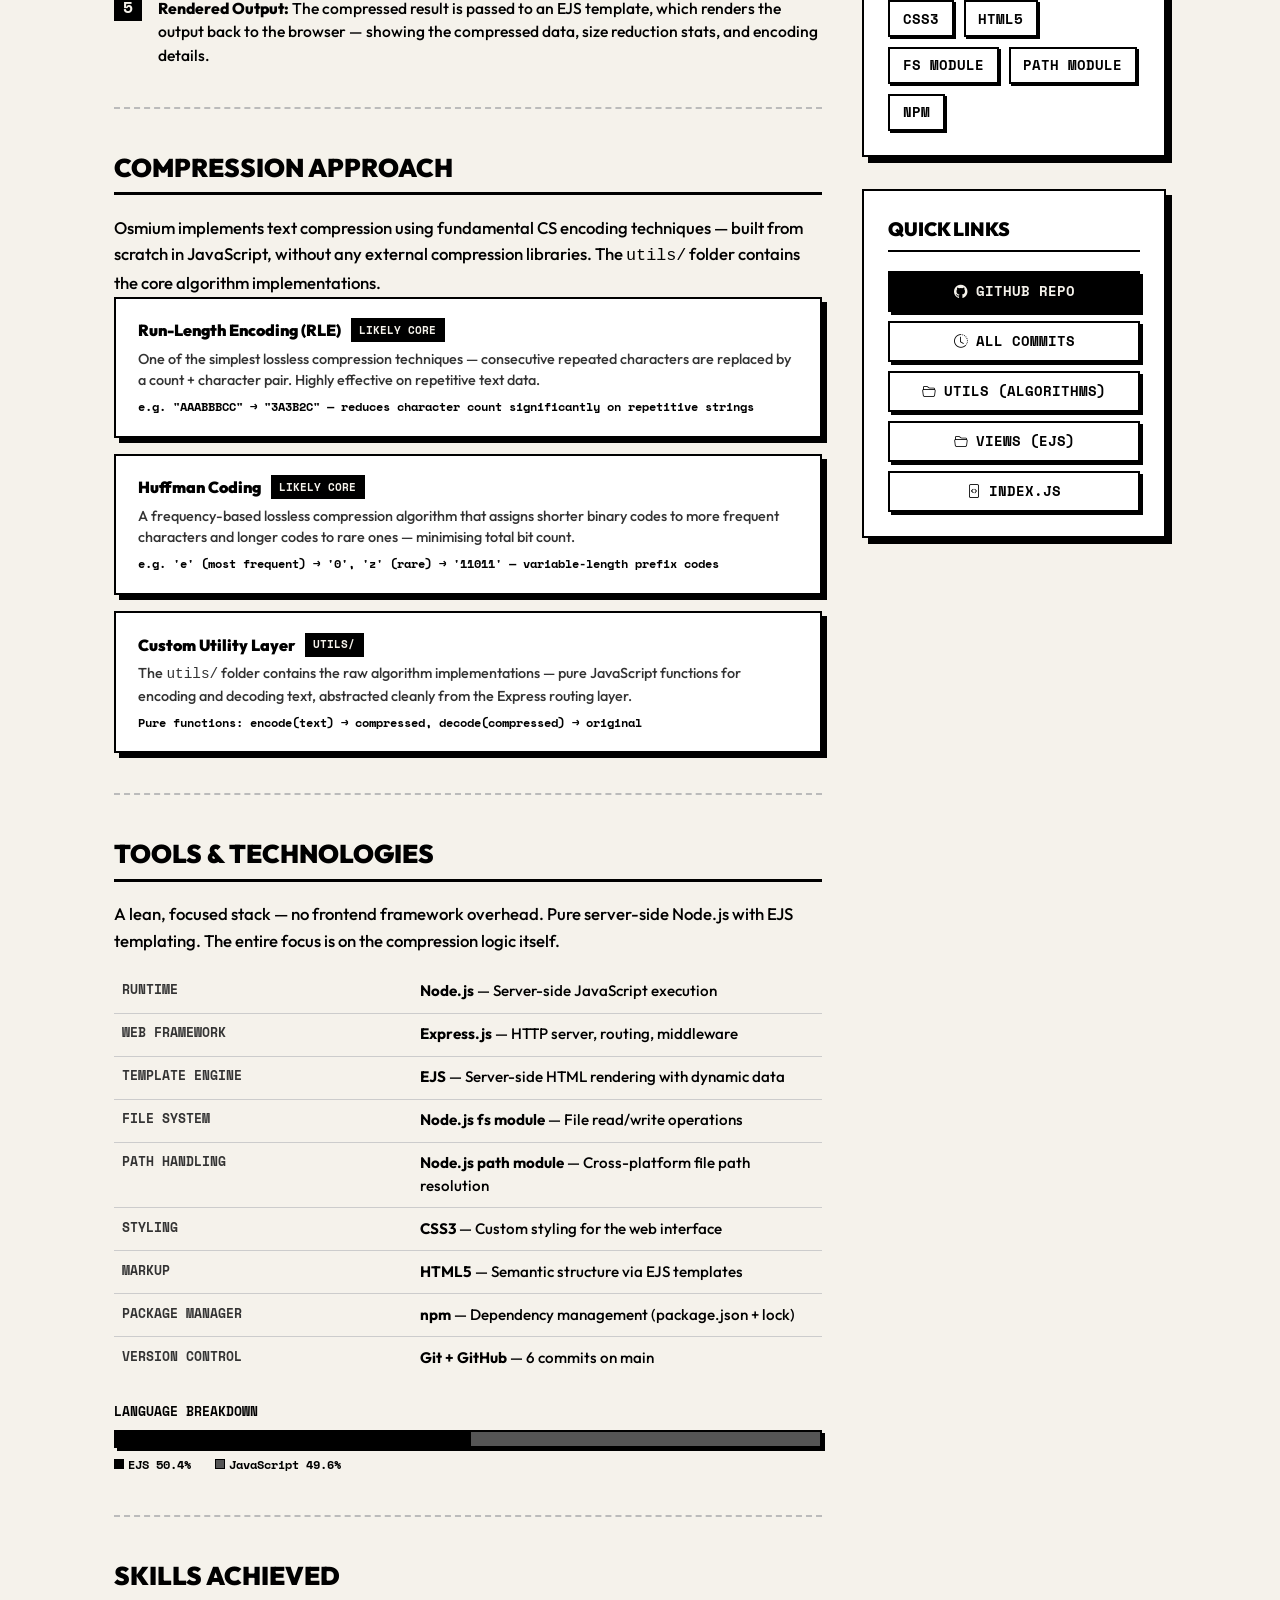
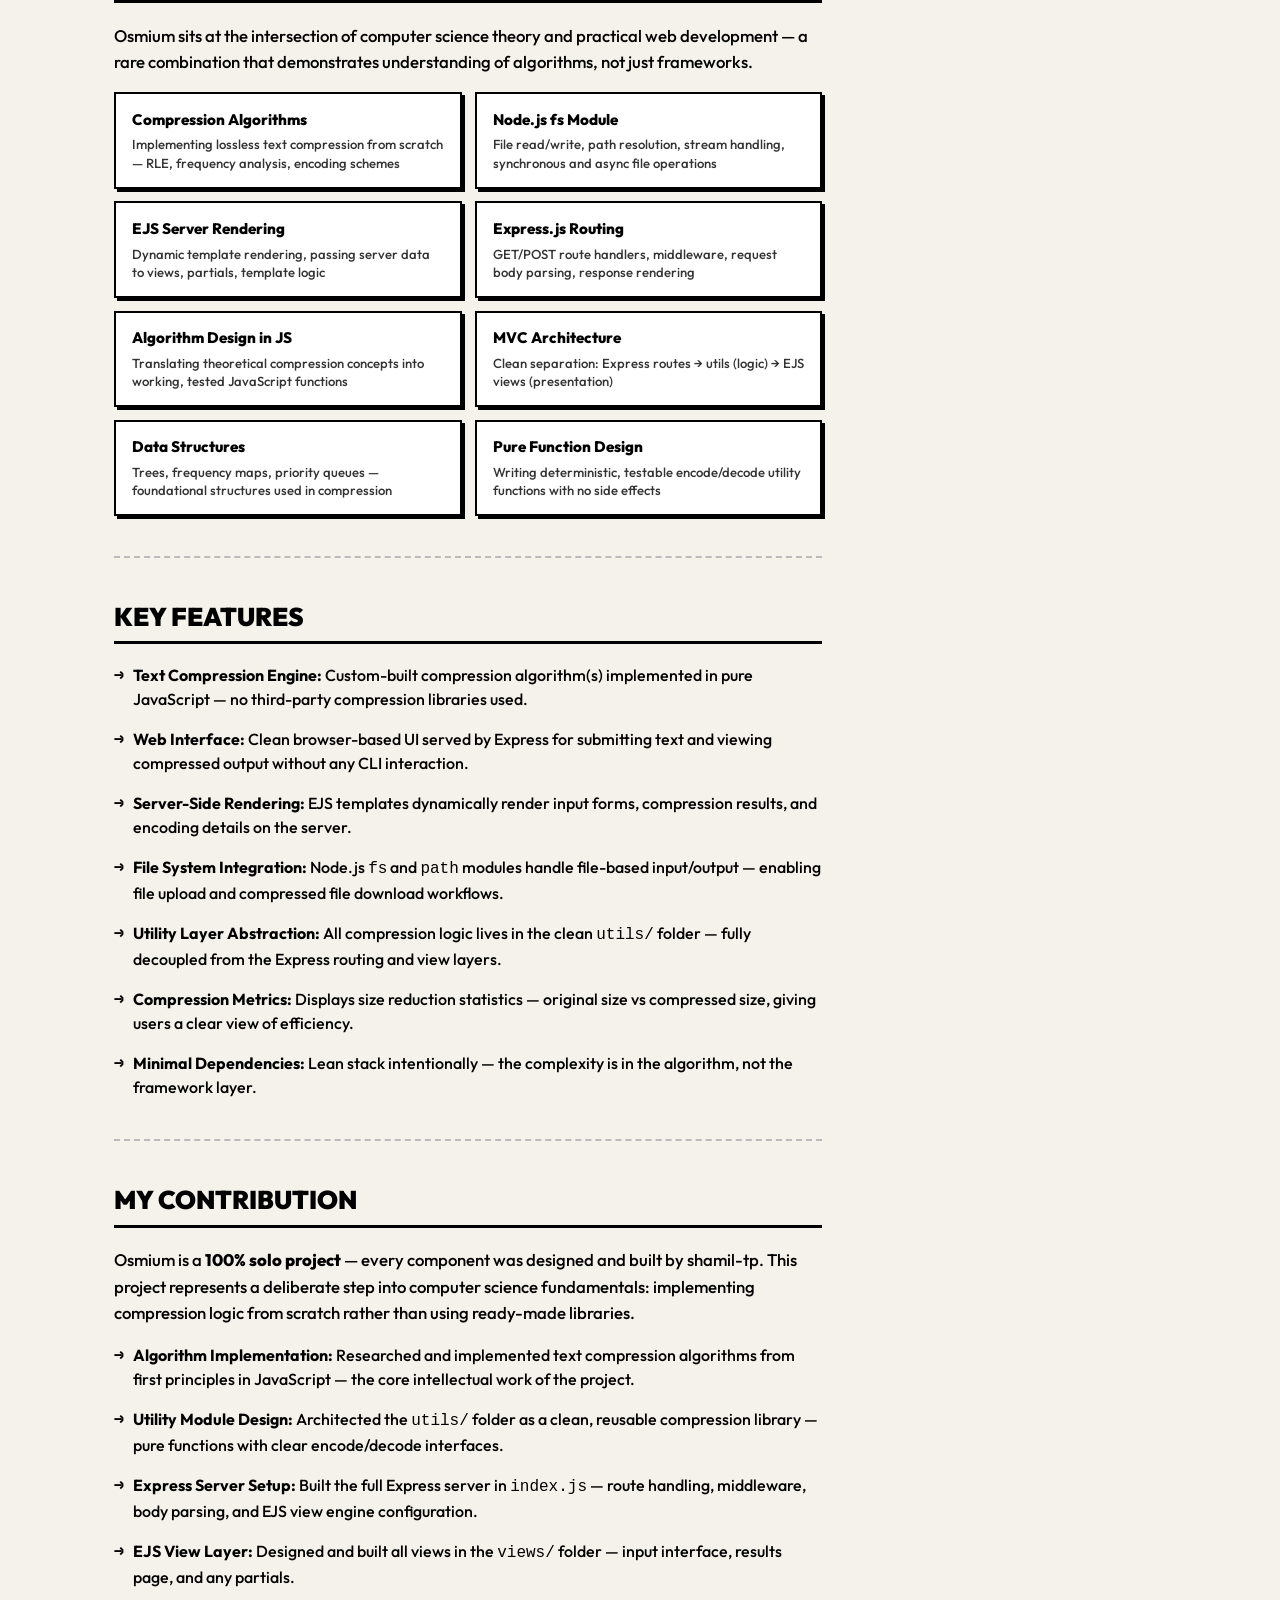
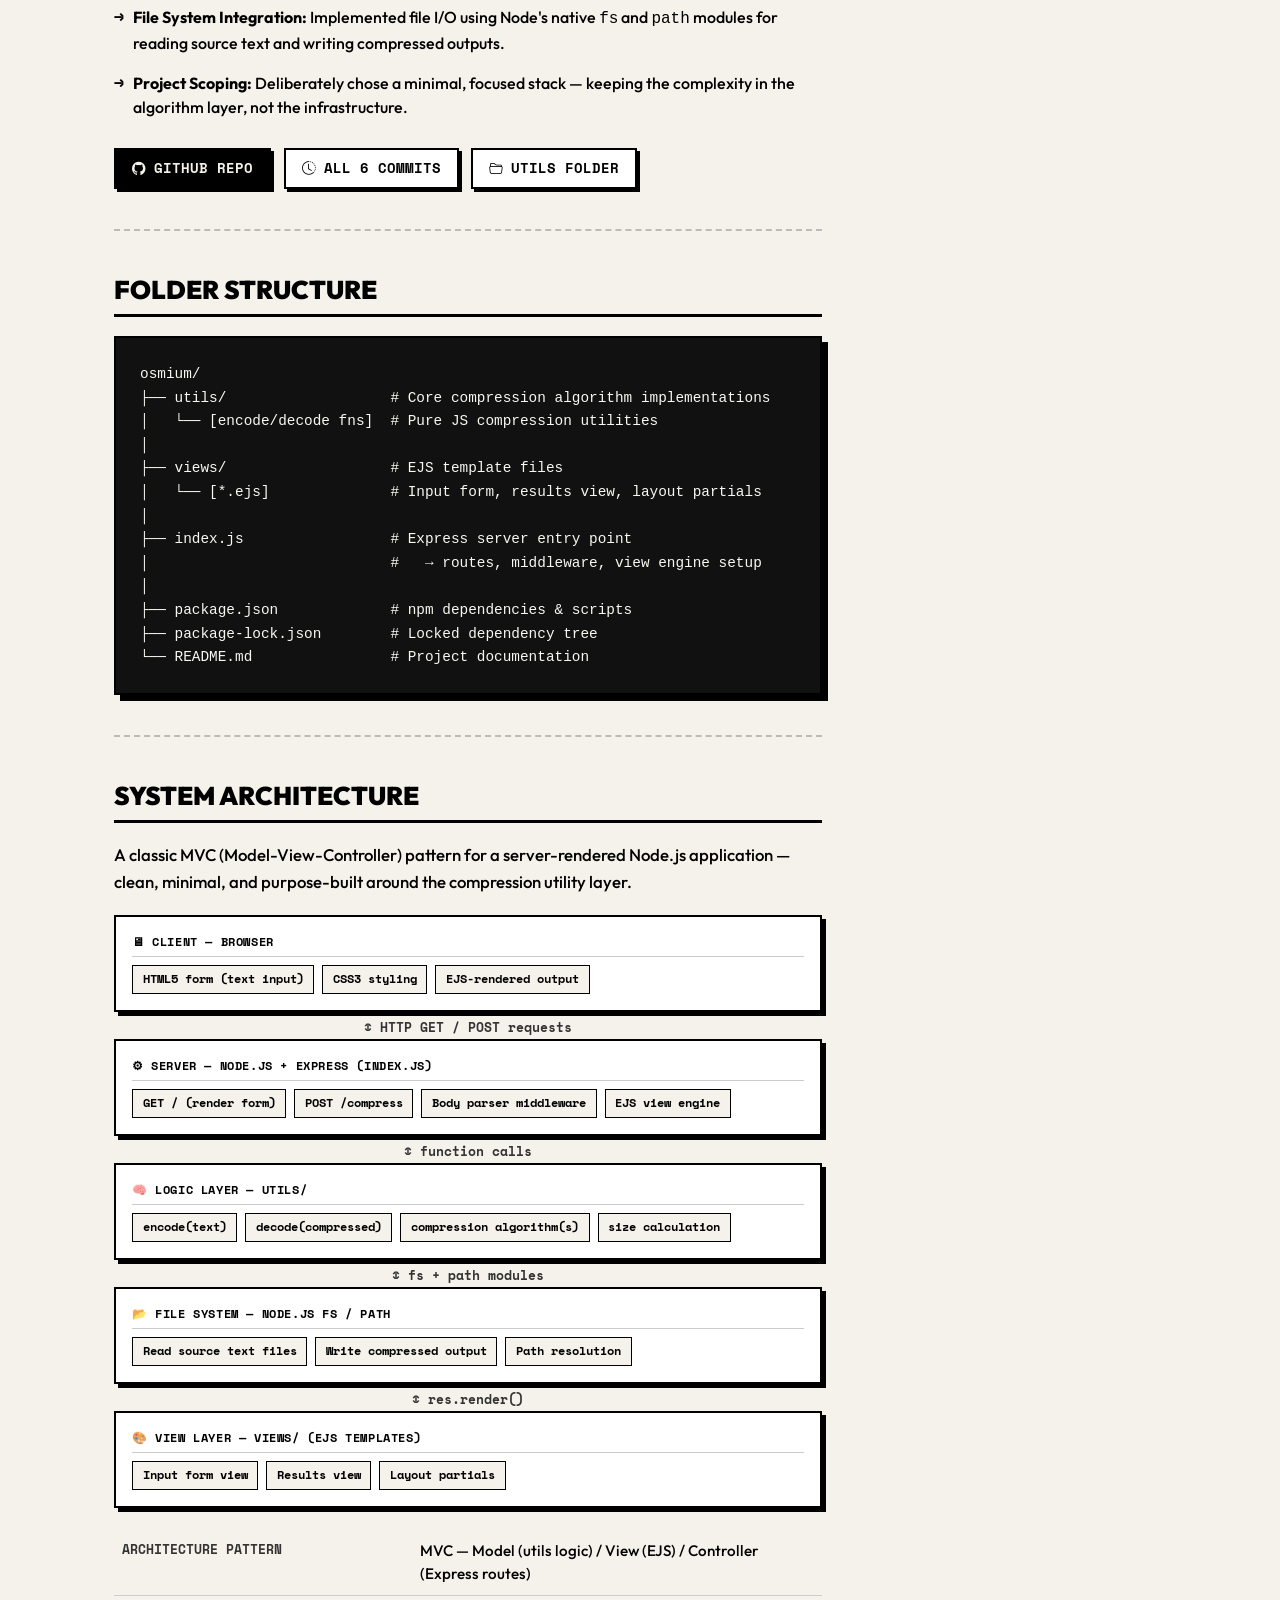
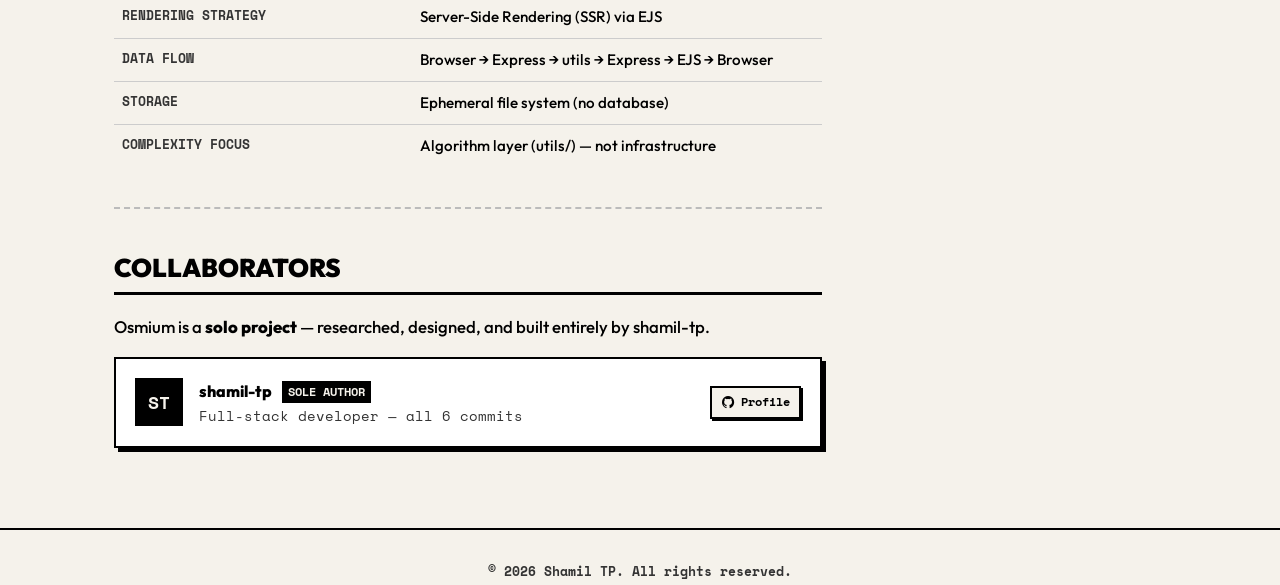
<file: osmium.html>
<!DOCTYPE html>
<html lang="en">
<head>
    <meta charset="UTF-8">
    <meta name="viewport" content="width=device-width, initial-scale=1.0">
    <title>Osmium Details | Shamil TP</title>
    <link rel="preconnect" href="https://fonts.googleapis.com">
    <link rel="preconnect" href="https://fonts.gstatic.com" crossorigin>
    <link href="https://fonts.googleapis.com/css2?family=Outfit:wght@300;400;500;600;700;900&family=Space+Mono:ital,wght@0,400;0,700;1,400;1,700&display=swap" rel="stylesheet">
    <link rel="stylesheet" href="https://cdn.jsdelivr.net/npm/bootstrap-icons@1.11.3/font/bootstrap-icons.min.css">
    <style>
        /* ── BASE DESIGN SYSTEM ── */
        :root {
            --bg-color: #F5F2EB;
            --card-bg: #FFFFFF;
            --text-primary: #000000;
            --text-secondary: #333333;
            --accent: #000000;
            --border-color: #000000;
            --nav-bg: rgba(245, 242, 235, 0.95);
            --font-main: 'Outfit', 'Helvetica Neue', sans-serif;
            --font-mono: 'Space Mono', 'Fira Code', monospace;
            --transition: transform 0.2s cubic-bezier(0.16, 1, 0.3, 1), box-shadow 0.2s cubic-bezier(0.16, 1, 0.3, 1), background-color 0.2s;
        }
        * { margin: 0; padding: 0; box-sizing: border-box; }
        body { background-color: var(--bg-color); color: var(--text-primary); font-family: var(--font-main); line-height: 1.5; font-size: 15px; }
        a { text-decoration: none; color: inherit; }
        .container { max-width: 1100px; margin: 0 auto; padding: 0 1.5rem; }

        /* Navbar */
        .navbar { background: var(--nav-bg); border-bottom: 2px solid var(--border-color); position: sticky; top: 0; z-index: 100; backdrop-filter: blur(10px); }
        .nav-container { display: flex; justify-content: space-between; align-items: center; height: 60px; }
        .back-link { font-weight: 800; font-family: var(--font-mono); font-size: 0.95rem; color: var(--text-primary); display: flex; align-items: center; gap: 0.4rem; transition: var(--transition); text-transform: uppercase; }
        .back-link:hover { text-decoration: underline; }
        .nav-links { display: flex; list-style: none; gap: 1.5rem; }
        .nav-links a { font-family: var(--font-mono); color: var(--text-secondary); font-size: 0.9rem; font-weight: 700; transition: color 0.2s; }
        .nav-links a:hover { color: var(--text-primary); text-decoration: underline; }

        /* Header */
        .project-header { background: var(--bg-color); padding: 4rem 0 3rem 0; border-bottom: 2px solid var(--border-color); margin-bottom: 3rem; }
        .header-container { display: flex; align-items: center; gap: 1.5rem; }
        .header-icon { width: 60px; height: 60px; display: flex; align-items: center; justify-content: center; font-size: 2.5rem; color: var(--text-primary); border: 2px solid var(--border-color); background: var(--card-bg); box-shadow: 4px 4px 0px rgba(0,0,0,1); flex-shrink: 0; }
        .project-title { font-size: 2.8rem; font-weight: 900; color: var(--text-primary); margin-bottom: 0.3rem; letter-spacing: -1px; text-transform: uppercase; line-height: 1; }
        .project-subtitle { font-family: var(--font-mono); font-size: 1rem; font-weight: 700; background: var(--text-primary); color: var(--bg-color); display: inline-block; padding: 0.3rem 0.6rem; margin-top: 0.3rem; }

        /* Main Grid */
        .content-grid { display: grid; grid-template-columns: 7fr 3fr; gap: 2.5rem; padding-bottom: 5rem; align-items: start; }

        /* Sections */
        .content-section { margin-bottom: 2.5rem; }
        .content-section:last-child { margin-bottom: 0; }
        .section-heading { font-size: 1.6rem; font-weight: 900; color: var(--text-primary); margin-bottom: 1.2rem; border-bottom: 3px solid var(--border-color); padding-bottom: 0.3rem; text-transform: uppercase; }

        /* Prose */
        .prose p { margin-bottom: 1rem; color: var(--text-primary); font-size: 1.05rem; line-height: 1.6; font-weight: 500; }
        .prose p:last-child { margin-bottom: 0; }
        .prose strong { color: var(--text-primary); font-weight: 800; }

        /* Feature list */
        .feature-list { list-style: none; padding-left: 0; color: var(--text-primary); margin-top: 1rem; }
        .feature-list li { margin-bottom: 1rem; line-height: 1.5; font-size: 1rem; position: relative; padding-left: 1.2rem; font-weight: 500; }
        .feature-list li::before { content: '→'; position: absolute; left: 0; font-family: var(--font-mono); font-weight: 900; }

        /* Code block */
        .code-block { background: #111; border: 2px solid var(--border-color); padding: 1.5rem; overflow-x: auto; box-shadow: 6px 6px 0px rgba(0,0,0,1); margin-top: 1.2rem; }
        .code-block pre { font-family: var(--font-mono); font-size: 0.9rem; color: #f8f8f2; line-height: 1.5; font-weight: 500; }

        /* Sidebar */
        .sidebar-widget { background: var(--card-bg); border: 2px solid var(--border-color); padding: 1.5rem; margin-bottom: 2rem; box-shadow: 6px 6px 0px rgba(0,0,0,1); }
        .sidebar-widget:last-child { margin-bottom: 0; }
        .widget-title { font-size: 1.2rem; font-weight: 900; color: var(--text-primary); margin-bottom: 1.2rem; text-transform: uppercase; border-bottom: 2px solid var(--border-color); padding-bottom: 0.4rem; }

        /* Metrics */
        .metric-grid { display: grid; grid-template-columns: 1fr 1fr; gap: 1rem; }
        .metric-item { display: flex; flex-direction: column; border-left: 3px solid var(--text-primary); padding-left: 0.8rem; }
        .m-val { font-family: var(--font-mono); font-size: 1.8rem; font-weight: 900; color: var(--text-primary); line-height: 1; margin-bottom: 0.2rem; }
        .m-label { font-size: 0.75rem; text-transform: uppercase; font-weight: 800; color: var(--text-secondary); }

        /* Tags */
        .tag-cloud { display: flex; flex-wrap: wrap; gap: 0.6rem; }
        .tag { font-family: var(--font-mono); background: var(--card-bg); color: var(--text-primary); padding: 0.4rem 0.8rem; border: 2px solid var(--border-color); font-size: 0.85rem; font-weight: 700; box-shadow: 2px 2px 0px rgba(0,0,0,1); transition: var(--transition); text-transform: uppercase; }
        .tag:hover { transform: translate(-2px,-2px); box-shadow: 4px 4px 0px rgba(0,0,0,1); background: var(--text-primary); color: var(--bg-color); }

        /* Footer */
        .footer { border-top: 2px solid var(--border-color); padding: 2rem 0; text-align: center; color: var(--text-secondary); font-size: 0.8rem; font-family: var(--font-mono); font-weight: 700; background: var(--bg-color); }

        /* ── EXTRA COMPONENTS ── */
        .info-table { width: 100%; border-collapse: collapse; margin-top: 1rem; }
        .info-table tr { border-bottom: 1px solid #ccc; }
        .info-table tr:last-child { border-bottom: none; }
        .info-table td { padding: 0.6rem 0.5rem; font-size: 0.95rem; font-weight: 500; vertical-align: top; }
        .info-table td:first-child { font-family: var(--font-mono); font-weight: 700; font-size: 0.82rem; text-transform: uppercase; color: var(--text-secondary); width: 42%; padding-right: 0.8rem; }

        .flow-steps { margin-top: 1rem; }
        .flow-step { display: flex; gap: 1rem; margin-bottom: 1rem; align-items: flex-start; }
        .step-num { font-family: var(--font-mono); font-weight: 900; font-size: 1rem; background: var(--text-primary); color: var(--bg-color); width: 28px; height: 28px; display: flex; align-items: center; justify-content: center; flex-shrink: 0; }
        .step-text { font-size: 0.98rem; font-weight: 500; line-height: 1.5; padding-top: 0.2rem; }
        .step-text strong { font-weight: 800; }

        .skills-grid { display: grid; grid-template-columns: 1fr 1fr; gap: 0.8rem; margin-top: 1rem; }
        .skill-card { border: 2px solid var(--border-color); padding: 0.9rem 1rem; background: var(--card-bg); box-shadow: 3px 3px 0px rgba(0,0,0,1); transition: var(--transition); }
        .skill-card:hover { transform: translate(-2px,-2px); box-shadow: 5px 5px 0px rgba(0,0,0,1); }
        .skill-name { font-weight: 800; font-size: 0.95rem; margin-bottom: 0.25rem; }
        .skill-desc { font-size: 0.82rem; color: var(--text-secondary); font-weight: 500; line-height: 1.4; }

        .scorecard { margin-top: 1rem; display: flex; flex-direction: column; gap: 0.7rem; }
        .score-row { display: flex; align-items: center; gap: 0.8rem; }
        .score-label { font-family: var(--font-mono); font-size: 0.8rem; font-weight: 700; text-transform: uppercase; width: 160px; flex-shrink: 0; }
        .score-bar-wrap { flex: 1; height: 14px; border: 2px solid var(--border-color); background: var(--bg-color); }
        .score-bar { height: 100%; background: var(--text-primary); }
        .score-num { font-family: var(--font-mono); font-weight: 900; font-size: 0.85rem; width: 28px; text-align: right; }

        .link-btn { display: inline-flex; align-items: center; gap: 0.5rem; font-family: var(--font-mono); font-weight: 700; font-size: 0.85rem; border: 2px solid var(--border-color); padding: 0.5rem 1rem; background: var(--card-bg); box-shadow: 3px 3px 0 #000; transition: var(--transition); text-transform: uppercase; margin-top: 0.8rem; margin-right: 0.6rem; }
        .link-btn:hover { transform: translate(-2px,-2px); box-shadow: 5px 5px 0 #000; background: var(--text-primary); color: var(--bg-color); }
        .link-btn.primary { background: var(--text-primary); color: var(--bg-color); }
        .link-btn.primary:hover { background: var(--bg-color); color: var(--text-primary); }

        .arch-layer { border: 2px solid var(--border-color); padding: 1rem; background: var(--card-bg); box-shadow: 4px 4px 0 #000; margin-bottom: 0.6rem; }
        .arch-layer-title { font-weight: 900; font-size: 0.75rem; text-transform: uppercase; letter-spacing: 0.05em; margin-bottom: 0.5rem; border-bottom: 1px solid #ccc; padding-bottom: 0.3rem; font-family: var(--font-mono); }
        .arch-items { display: flex; flex-wrap: wrap; gap: 0.5rem; }
        .arch-item { background: var(--bg-color); border: 1.5px solid var(--border-color); padding: 0.25rem 0.6rem; font-size: 0.78rem; font-weight: 700; font-family: var(--font-mono); }
        .arch-arrow { text-align: center; font-size: 0.82rem; line-height: 1; margin: 0.3rem 0; color: var(--text-secondary); font-weight: 900; font-family: var(--font-mono); }

        .custom-metric-row { display: flex; justify-content: space-between; align-items: baseline; padding: 0.55rem 0; border-bottom: 1px dashed #bbb; }
        .custom-metric-row:last-child { border-bottom: none; }
        .cm-label { font-weight: 600; color: var(--text-secondary); flex: 1; font-size: 0.9rem; }
        .cm-val { font-family: var(--font-mono); font-weight: 900; font-size: 1rem; text-align: right; }
        .cm-note { font-family: var(--font-mono); font-size: 0.75rem; color: var(--text-secondary); text-align: right; margin-top: 0.1rem; }

        .section-divider { border: none; border-top: 2px dashed #bbb; margin: 2.5rem 0; }

        /* Algorithm explainer box */
        .algo-box { border: 2px solid var(--border-color); background: var(--card-bg); box-shadow: 5px 5px 0 #000; padding: 1.2rem 1.4rem; margin-bottom: 1rem; transition: var(--transition); }
        .algo-box:hover { transform: translate(-2px,-2px); box-shadow: 7px 7px 0 #000; }
        .algo-title { font-weight: 900; font-size: 1rem; margin-bottom: 0.4rem; display: flex; align-items: center; gap: 0.6rem; }
        .algo-badge { font-family: var(--font-mono); font-size: 0.7rem; font-weight: 700; border: 2px solid #000; padding: 0.1rem 0.4rem; background: var(--text-primary); color: var(--bg-color); }
        .algo-desc { font-size: 0.9rem; font-weight: 500; color: var(--text-secondary); line-height: 1.5; }
        .algo-detail { font-family: var(--font-mono); font-size: 0.78rem; margin-top: 0.4rem; color: var(--text-primary); font-weight: 700; }

        /* Quote block */
        .quote-block { border-left: 4px solid var(--border-color); padding: 0.8rem 1rem; margin: 1rem 0; font-style: italic; font-family: var(--font-mono); font-size: 0.9rem; font-weight: 700; background: var(--card-bg); border-top: 2px solid var(--border-color); border-bottom: 2px solid var(--border-color); border-right: 2px solid var(--border-color); }

        @media (max-width: 900px) {
            .content-grid { grid-template-columns: 1fr; gap: 2rem; }
            .header-container { flex-direction: column; align-items: center; text-align: center; gap: 1rem; }
            .metric-grid { grid-template-columns: 1fr 1fr; }
            .skills-grid { grid-template-columns: 1fr; }
            .header-icon { margin: 0 auto; }
            .score-label { width: 120px; font-size: 0.7rem; }
        }
    </style>
</head>
<body>

    <!-- NAVBAR -->
    <nav class="navbar">
        <div class="container nav-container">
            <a href="mycontributions.html" class="back-link"><i class="bi bi-arrow-left"></i> Back to Projects</a>
            <ul class="nav-links">
                <li><a href="index.html">Home</a></li>
            </ul>
        </div>
    </nav>

    <!-- HEADER -->
    <header class="project-header">
        <div class="container header-container">
            <div class="header-icon"><i class="bi bi-file-zip"></i></div>
            <div class="header-info">
                <h1 class="project-title">Osmium</h1>
                <p class="project-subtitle">Text Data Compression Program</p>
            </div>
        </div>
    </header>

    <!-- MAIN -->
    <main class="main-content">
        <div class="container content-grid">

            <!-- ═══════════════ MAIN COLUMN ═══════════════ -->
            <div class="main-column">

                <!-- 1. PROJECT OVERVIEW -->
                <section class="content-section">
                    <h2 class="section-heading">Project Overview</h2>
                    <div class="prose">
                        <p><strong>Osmium</strong> is a data compression program built from the ground up for compressing text data. It is a server-rendered web application that takes raw text input, applies compression algorithms, and delivers the compressed output — all within a clean, minimal interface built with Node.js, Express, and EJS.</p>
                        <p>Named after one of the densest elements on the periodic table, Osmium reflects its core purpose: <strong>making data smaller and denser</strong>. This is a deep-dive into computer science fundamentals — implementing compression logic directly in JavaScript without relying on any third-party compression library.</p>
                    </div>

                    <div class="quote-block">"Rest your brain a bit. Compression theory is heavy stuff."</div>

                    <table class="info-table">
                        <tr><td>Project Type</td><td>Server-Side Web Application / CS Fundamentals Tool</td></tr>
                        <tr><td>Domain</td><td>Data Compression / Algorithms / Computer Science</td></tr>
                        <tr><td>Input</td><td>Plain text data</td></tr>
                        <tr><td>Output</td><td>Compressed text / encoded data</td></tr>
                        <tr><td>Repository Owner</td><td>shamil-tp (you — solo project)</td></tr>
                        <tr><td>Total Commits</td><td>6 commits on main branch</td></tr>
                        <tr><td>Visibility</td><td>Public</td></tr>
                        <tr><td>GitHub Repo</td><td><a href="https://github.com/shamil-tp/osmium" target="_blank" style="font-family:var(--font-mono);font-weight:700;text-decoration:underline;">github.com/shamil-tp/osmium</a></td></tr>
                        <tr><td>Live Link</td><td>Not publicly listed</td></tr>
                    </table>
                </section>

                <hr class="section-divider">

                <!-- 2. HOW IT WORKS -->
                <section class="content-section">
                    <h2 class="section-heading">How It Works</h2>
                    <div class="prose">
                        <p>Osmium is a server-rendered MVC application. The user inputs text via the browser, the server processes it through custom compression logic in the <code>utils/</code> layer, and the result is rendered back via EJS templates.</p>
                    </div>
                    <div class="flow-steps">
                        <div class="flow-step">
                            <div class="step-num">1</div>
                            <div class="step-text"><strong>User Input:</strong> The user navigates to the web interface (served by Express) and enters raw text data into the input form.</div>
                        </div>
                        <div class="flow-step">
                            <div class="step-num">2</div>
                            <div class="step-text"><strong>HTTP Request:</strong> The form submits a POST request to the Express server with the raw text payload.</div>
                        </div>
                        <div class="flow-step">
                            <div class="step-num">3</div>
                            <div class="step-text"><strong>Compression Processing:</strong> The Express route calls the custom compression utility functions in the <code>utils/</code> folder — applying the encoding algorithm to the input string.</div>
                        </div>
                        <div class="flow-step">
                            <div class="step-num">4</div>
                            <div class="step-text"><strong>File System Operations:</strong> Node.js <code>fs</code> and <code>path</code> modules are used to handle any file read/write operations during processing — reading input files or writing compressed output.</div>
                        </div>
                        <div class="flow-step">
                            <div class="step-num">5</div>
                            <div class="step-text"><strong>Rendered Output:</strong> The compressed result is passed to an EJS template, which renders the output back to the browser — showing the compressed data, size reduction stats, and encoding details.</div>
                        </div>
                    </div>
                </section>

                <hr class="section-divider">

                <!-- 3. COMPRESSION ALGORITHMS -->
                <section class="content-section">
                    <h2 class="section-heading">Compression Approach</h2>
                    <div class="prose">
                        <p>Osmium implements text compression using fundamental CS encoding techniques — built from scratch in JavaScript, without any external compression libraries. The <code>utils/</code> folder contains the core algorithm implementations.</p>
                    </div>

                    <div class="algo-box">
                        <div class="algo-title">
                            Run-Length Encoding (RLE)
                            <span class="algo-badge">LIKELY CORE</span>
                        </div>
                        <div class="algo-desc">One of the simplest lossless compression techniques — consecutive repeated characters are replaced by a count + character pair. Highly effective on repetitive text data.</div>
                        <div class="algo-detail">e.g. "AAABBBCC" → "3A3B2C" — reduces character count significantly on repetitive strings</div>
                    </div>

                    <div class="algo-box">
                        <div class="algo-title">
                            Huffman Coding
                            <span class="algo-badge">LIKELY CORE</span>
                        </div>
                        <div class="algo-desc">A frequency-based lossless compression algorithm that assigns shorter binary codes to more frequent characters and longer codes to rare ones — minimising total bit count.</div>
                        <div class="algo-detail">e.g. 'e' (most frequent) → '0', 'z' (rare) → '11011' — variable-length prefix codes</div>
                    </div>

                    <div class="algo-box">
                        <div class="algo-title">
                            Custom Utility Layer
                            <span class="algo-badge">UTILS/</span>
                        </div>
                        <div class="algo-desc">The <code>utils/</code> folder contains the raw algorithm implementations — pure JavaScript functions for encoding and decoding text, abstracted cleanly from the Express routing layer.</div>
                        <div class="algo-detail">Pure functions: encode(text) → compressed, decode(compressed) → original</div>
                    </div>
                </section>

                <hr class="section-divider">

                <!-- 4. TOOLS USED -->
                <section class="content-section">
                    <h2 class="section-heading">Tools & Technologies</h2>
                    <div class="prose">
                        <p>A lean, focused stack — no frontend framework overhead. Pure server-side Node.js with EJS templating. The entire focus is on the compression logic itself.</p>
                    </div>

                    <table class="info-table" style="margin-top:1rem;">
                        <tr><td>Runtime</td><td><strong>Node.js</strong> — Server-side JavaScript execution</td></tr>
                        <tr><td>Web Framework</td><td><strong>Express.js</strong> — HTTP server, routing, middleware</td></tr>
                        <tr><td>Template Engine</td><td><strong>EJS</strong> — Server-side HTML rendering with dynamic data</td></tr>
                        <tr><td>File System</td><td><strong>Node.js fs module</strong> — File read/write operations</td></tr>
                        <tr><td>Path Handling</td><td><strong>Node.js path module</strong> — Cross-platform file path resolution</td></tr>
                        <tr><td>Styling</td><td><strong>CSS3</strong> — Custom styling for the web interface</td></tr>
                        <tr><td>Markup</td><td><strong>HTML5</strong> — Semantic structure via EJS templates</td></tr>
                        <tr><td>Package Manager</td><td><strong>npm</strong> — Dependency management (package.json + lock)</td></tr>
                        <tr><td>Version Control</td><td><strong>Git + GitHub</strong> — 6 commits on main</td></tr>
                    </table>

                    <!-- Language Breakdown Bar -->
                    <div style="margin-top:1.4rem;">
                        <p style="font-family:var(--font-mono);font-size:0.8rem;font-weight:700;text-transform:uppercase;margin-bottom:0.6rem;">Language Breakdown</p>
                        <div style="height:18px;border:2px solid #000;display:flex;overflow:hidden;box-shadow:3px 3px 0 #000;">
                            <div style="width:50.4%;background:#000;" title="EJS 50.4%"></div>
                            <div style="width:49.6%;background:#555;" title="JavaScript 49.6%"></div>
                        </div>
                        <div style="display:flex;gap:1.5rem;margin-top:0.5rem;font-family:var(--font-mono);font-size:0.78rem;font-weight:700;">
                            <span><span style="display:inline-block;width:10px;height:10px;background:#000;border:1px solid #000;margin-right:4px;"></span>EJS 50.4%</span>
                            <span><span style="display:inline-block;width:10px;height:10px;background:#555;border:1px solid #000;margin-right:4px;"></span>JavaScript 49.6%</span>
                        </div>
                    </div>
                </section>

                <hr class="section-divider">

                <!-- 5. SKILLS ACHIEVED -->
                <section class="content-section">
                    <h2 class="section-heading">Skills Achieved</h2>
                    <div class="prose">
                        <p>Osmium sits at the intersection of computer science theory and practical web development — a rare combination that demonstrates understanding of algorithms, not just frameworks.</p>
                    </div>
                    <div class="skills-grid">
                        <div class="skill-card">
                            <div class="skill-name">Compression Algorithms</div>
                            <div class="skill-desc">Implementing lossless text compression from scratch — RLE, frequency analysis, encoding schemes</div>
                        </div>
                        <div class="skill-card">
                            <div class="skill-name">Node.js fs Module</div>
                            <div class="skill-desc">File read/write, path resolution, stream handling, synchronous and async file operations</div>
                        </div>
                        <div class="skill-card">
                            <div class="skill-name">EJS Server Rendering</div>
                            <div class="skill-desc">Dynamic template rendering, passing server data to views, partials, template logic</div>
                        </div>
                        <div class="skill-card">
                            <div class="skill-name">Express.js Routing</div>
                            <div class="skill-desc">GET/POST route handlers, middleware, request body parsing, response rendering</div>
                        </div>
                        <div class="skill-card">
                            <div class="skill-name">Algorithm Design in JS</div>
                            <div class="skill-desc">Translating theoretical compression concepts into working, tested JavaScript functions</div>
                        </div>
                        <div class="skill-card">
                            <div class="skill-name">MVC Architecture</div>
                            <div class="skill-desc">Clean separation: Express routes → utils (logic) → EJS views (presentation)</div>
                        </div>
                        <div class="skill-card">
                            <div class="skill-name">Data Structures</div>
                            <div class="skill-desc">Trees, frequency maps, priority queues — foundational structures used in compression</div>
                        </div>
                        <div class="skill-card">
                            <div class="skill-name">Pure Function Design</div>
                            <div class="skill-desc">Writing deterministic, testable encode/decode utility functions with no side effects</div>
                        </div>
                    </div>
                </section>

                <hr class="section-divider">

                <!-- 6. KEY FEATURES -->
                <section class="content-section">
                    <h2 class="section-heading">Key Features</h2>
                    <ul class="feature-list">
                        <li><strong>Text Compression Engine:</strong> Custom-built compression algorithm(s) implemented in pure JavaScript — no third-party compression libraries used.</li>
                        <li><strong>Web Interface:</strong> Clean browser-based UI served by Express for submitting text and viewing compressed output without any CLI interaction.</li>
                        <li><strong>Server-Side Rendering:</strong> EJS templates dynamically render input forms, compression results, and encoding details on the server.</li>
                        <li><strong>File System Integration:</strong> Node.js <code>fs</code> and <code>path</code> modules handle file-based input/output — enabling file upload and compressed file download workflows.</li>
                        <li><strong>Utility Layer Abstraction:</strong> All compression logic lives in the clean <code>utils/</code> folder — fully decoupled from the Express routing and view layers.</li>
                        <li><strong>Compression Metrics:</strong> Displays size reduction statistics — original size vs compressed size, giving users a clear view of efficiency.</li>
                        <li><strong>Minimal Dependencies:</strong> Lean stack intentionally — the complexity is in the algorithm, not the framework layer.</li>
                    </ul>
                </section>

                <hr class="section-divider">

                <!-- 7. MY CONTRIBUTION -->
                <section class="content-section">
                    <h2 class="section-heading">My Contribution</h2>
                    <div class="prose">
                        <p>Osmium is a <strong>100% solo project</strong> — every component was designed and built by shamil-tp. This project represents a deliberate step into computer science fundamentals: implementing compression logic from scratch rather than using ready-made libraries.</p>
                    </div>
                    <ul class="feature-list" style="margin-top:1rem;">
                        <li><strong>Algorithm Implementation:</strong> Researched and implemented text compression algorithms from first principles in JavaScript — the core intellectual work of the project.</li>
                        <li><strong>Utility Module Design:</strong> Architected the <code>utils/</code> folder as a clean, reusable compression library — pure functions with clear encode/decode interfaces.</li>
                        <li><strong>Express Server Setup:</strong> Built the full Express server in <code>index.js</code> — route handling, middleware, body parsing, and EJS view engine configuration.</li>
                        <li><strong>EJS View Layer:</strong> Designed and built all views in the <code>views/</code> folder — input interface, results page, and any partials.</li>
                        <li><strong>File System Integration:</strong> Implemented file I/O using Node's native <code>fs</code> and <code>path</code> modules for reading source text and writing compressed outputs.</li>
                        <li><strong>Project Scoping:</strong> Deliberately chose a minimal, focused stack — keeping the complexity in the algorithm layer, not the infrastructure.</li>
                    </ul>

                    <a href="https://github.com/shamil-tp/osmium" target="_blank" class="link-btn primary"><i class="bi bi-github"></i> GitHub Repo</a>
                    <a href="https://github.com/shamil-tp/osmium/commits/main" target="_blank" class="link-btn"><i class="bi bi-clock-history"></i> All 6 Commits</a>
                    <a href="https://github.com/shamil-tp/osmium/tree/main/utils" target="_blank" class="link-btn"><i class="bi bi-folder2-open"></i> Utils Folder</a>
                </section>

                <hr class="section-divider">

                <!-- 8. FOLDER STRUCTURE -->
                <section class="content-section">
                    <h2 class="section-heading">Folder Structure</h2>
                    <div class="code-block">
                        <pre><code>osmium/
├── utils/                   # Core compression algorithm implementations
│   └── [encode/decode fns]  # Pure JS compression utilities
│
├── views/                   # EJS template files
│   └── [*.ejs]              # Input form, results view, layout partials
│
├── index.js                 # Express server entry point
│                            #   → routes, middleware, view engine setup
│
├── package.json             # npm dependencies & scripts
├── package-lock.json        # Locked dependency tree
└── README.md                # Project documentation</code></pre>
                    </div>
                </section>

                <hr class="section-divider">

                <!-- 9. SYSTEM ARCHITECTURE -->
                <section class="content-section">
                    <h2 class="section-heading">System Architecture</h2>
                    <div class="prose">
                        <p>A classic MVC (Model-View-Controller) pattern for a server-rendered Node.js application — clean, minimal, and purpose-built around the compression utility layer.</p>
                    </div>

                    <div style="margin-top:1.2rem;">
                        <div class="arch-layer">
                            <div class="arch-layer-title">🖥 Client — Browser</div>
                            <div class="arch-items">
                                <span class="arch-item">HTML5 form (text input)</span>
                                <span class="arch-item">CSS3 styling</span>
                                <span class="arch-item">EJS-rendered output</span>
                            </div>
                        </div>
                        <div class="arch-arrow">↕ HTTP GET / POST requests</div>
                        <div class="arch-layer">
                            <div class="arch-layer-title">⚙ Server — Node.js + Express (index.js)</div>
                            <div class="arch-items">
                                <span class="arch-item">GET / (render form)</span>
                                <span class="arch-item">POST /compress</span>
                                <span class="arch-item">Body parser middleware</span>
                                <span class="arch-item">EJS view engine</span>
                            </div>
                        </div>
                        <div class="arch-arrow">↕ function calls</div>
                        <div class="arch-layer">
                            <div class="arch-layer-title">🧠 Logic Layer — utils/</div>
                            <div class="arch-items">
                                <span class="arch-item">encode(text)</span>
                                <span class="arch-item">decode(compressed)</span>
                                <span class="arch-item">compression algorithm(s)</span>
                                <span class="arch-item">size calculation</span>
                            </div>
                        </div>
                        <div class="arch-arrow">↕ fs + path modules</div>
                        <div class="arch-layer">
                            <div class="arch-layer-title">📂 File System — Node.js fs / path</div>
                            <div class="arch-items">
                                <span class="arch-item">Read source text files</span>
                                <span class="arch-item">Write compressed output</span>
                                <span class="arch-item">Path resolution</span>
                            </div>
                        </div>
                        <div class="arch-arrow">↕ res.render()</div>
                        <div class="arch-layer">
                            <div class="arch-layer-title">🎨 View Layer — views/ (EJS Templates)</div>
                            <div class="arch-items">
                                <span class="arch-item">Input form view</span>
                                <span class="arch-item">Results view</span>
                                <span class="arch-item">Layout partials</span>
                            </div>
                        </div>
                    </div>

                    <table class="info-table" style="margin-top:1.4rem;">
                        <tr><td>Architecture Pattern</td><td>MVC — Model (utils logic) / View (EJS) / Controller (Express routes)</td></tr>
                        <tr><td>Rendering Strategy</td><td>Server-Side Rendering (SSR) via EJS</td></tr>
                        <tr><td>Data Flow</td><td>Browser → Express → utils → Express → EJS → Browser</td></tr>
                        <tr><td>Storage</td><td>Ephemeral file system (no database)</td></tr>
                        <tr><td>Complexity Focus</td><td>Algorithm layer (utils/) — not infrastructure</td></tr>
                    </table>
                </section>

                <hr class="section-divider">

                <!-- 10. COLLABORATORS -->
                <section class="content-section">
                    <h2 class="section-heading">Collaborators</h2>
                    <div class="prose">
                        <p>Osmium is a <strong>solo project</strong> — researched, designed, and built entirely by shamil-tp.</p>
                    </div>
                    <div style="border: 2px solid var(--border-color); padding: 1.2rem; background: var(--card-bg); box-shadow: 4px 4px 0 #000; margin-top: 1rem; display:flex; align-items:center; gap:1rem;">
                        <div style="width:48px;height:48px;border:2px solid #000;background:#000;color:#F5F2EB;display:flex;align-items:center;justify-content:center;font-family:var(--font-mono);font-weight:900;font-size:1.1rem;flex-shrink:0;">ST</div>
                        <div>
                            <div style="font-weight:800;font-size:1rem;">shamil-tp <span style="font-family:var(--font-mono);font-size:0.75rem;background:#000;color:#F5F2EB;padding:0.15rem 0.4rem;margin-left:0.4rem;">SOLE AUTHOR</span></div>
                            <div style="font-size:0.85rem;color:var(--text-secondary);font-family:var(--font-mono);margin-top:0.2rem;">Full-stack developer — all 6 commits</div>
                        </div>
                        <a href="https://github.com/shamil-tp" target="_blank" style="margin-left:auto;font-family:var(--font-mono);font-size:0.78rem;font-weight:700;border:2px solid #000;padding:0.3rem 0.6rem;background:var(--bg-color);box-shadow:2px 2px 0 #000;transition:var(--transition);">
                            <i class="bi bi-github"></i> Profile
                        </a>
                    </div>
                </section>

            </div>

            <!-- ═══════════════ SIDEBAR ═══════════════ -->
            <aside class="sidebar-column">

                <!-- Repo Metrics -->
                <div class="sidebar-widget">
                    <h3 class="widget-title">Repo Metrics</h3>
                    <div class="metric-grid">
                        <div class="metric-item">
                            <span class="m-val">6</span>
                            <span class="m-label">Total Commits</span>
                        </div>
                        <div class="metric-item">
                            <span class="m-val">2</span>
                            <span class="m-label">Core Folders</span>
                        </div>
                        <div class="metric-item">
                            <span class="m-val">100%</span>
                            <span class="m-label">Solo Ownership</span>
                        </div>
                        <div class="metric-item">
                            <span class="m-val">50.4%</span>
                            <span class="m-label">EJS Share</span>
                        </div>
                        <div class="metric-item">
                            <span class="m-val">9</span>
                            <span class="m-label">Topics Tagged</span>
                        </div>
                        <div class="metric-item">
                            <span class="m-val">0</span>
                            <span class="m-label">Ext. Libraries</span>
                        </div>
                    </div>
                </div>

                <!-- Custom Metrics -->
                <div class="sidebar-widget">
                    <h3 class="widget-title">Custom Metrics</h3>
                    <div class="custom-metric-row">
                        <div>
                            <div class="cm-label">Algorithm Purity</div>
                            <div class="cm-note">no compression libs used</div>
                        </div>
                        <div class="cm-val">100%</div>
                    </div>
                    <div class="custom-metric-row">
                        <div>
                            <div class="cm-label">EJS / JS Balance</div>
                            <div class="cm-note">50.4% vs 49.6%</div>
                        </div>
                        <div class="cm-val">~1:1</div>
                    </div>
                    <div class="custom-metric-row">
                        <div>
                            <div class="cm-label">Stack Minimalism</div>
                            <div class="cm-note">3 core technologies</div>
                        </div>
                        <div class="cm-val">High</div>
                    </div>
                    <div class="custom-metric-row">
                        <div>
                            <div class="cm-label">CS Depth Score</div>
                            <div class="cm-note">algorithms from scratch</div>
                        </div>
                        <div class="cm-val">★★★★★</div>
                    </div>
                    <div class="custom-metric-row">
                        <div>
                            <div class="cm-label">Topics Tagged</div>
                            <div class="cm-note">nodejs, ejs, fs, path, etc.</div>
                        </div>
                        <div class="cm-val">9</div>
                    </div>
                </div>

                <!-- Scorecard -->
                <div class="sidebar-widget">
                    <h3 class="widget-title">Project Scorecard</h3>
                    <div class="scorecard">
                        <div class="score-row">
                            <span class="score-label">CS Depth</span>
                            <div class="score-bar-wrap"><div class="score-bar" style="width:100%"></div></div>
                            <span class="score-num">5/5</span>
                        </div>
                        <div class="score-row">
                            <span class="score-label">Algorithm Work</span>
                            <div class="score-bar-wrap"><div class="score-bar" style="width:100%"></div></div>
                            <span class="score-num">5/5</span>
                        </div>
                        <div class="score-row">
                            <span class="score-label">Architecture</span>
                            <div class="score-bar-wrap"><div class="score-bar" style="width:80%"></div></div>
                            <span class="score-num">4/5</span>
                        </div>
                        <div class="score-row">
                            <span class="score-label">Stack Complexity</span>
                            <div class="score-bar-wrap"><div class="score-bar" style="width:40%"></div></div>
                            <span class="score-num">2/5</span>
                        </div>
                        <div class="score-row">
                            <span class="score-label">Portfolio Score</span>
                            <div class="score-bar-wrap"><div class="score-bar" style="width:80%"></div></div>
                            <span class="score-num">4/5</span>
                        </div>
                        <div class="score-row">
                            <span class="score-label">Solo Ownership</span>
                            <div class="score-bar-wrap"><div class="score-bar" style="width:100%"></div></div>
                            <span class="score-num">5/5</span>
                        </div>
                    </div>
                </div>

                <!-- Tech Stack -->
                <div class="sidebar-widget">
                    <h3 class="widget-title">Tech Stack</h3>
                    <div class="tag-cloud">
                        <span class="tag">Node.js</span>
                        <span class="tag">Express.js</span>
                        <span class="tag">EJS</span>
                        <span class="tag">JavaScript</span>
                        <span class="tag">CSS3</span>
                        <span class="tag">HTML5</span>
                        <span class="tag">fs Module</span>
                        <span class="tag">path Module</span>
                        <span class="tag">npm</span>
                    </div>
                </div>

                <!-- Quick Links -->
                <div class="sidebar-widget">
                    <h3 class="widget-title">Quick Links</h3>
                    <div style="display:flex;flex-direction:column;gap:0.6rem;">
                        <a href="https://github.com/shamil-tp/osmium" target="_blank" class="link-btn primary" style="margin:0;width:100%;justify-content:center;"><i class="bi bi-github"></i> GitHub Repo</a>
                        <a href="https://github.com/shamil-tp/osmium/commits/main" target="_blank" class="link-btn" style="margin:0;width:100%;justify-content:center;"><i class="bi bi-clock-history"></i> All Commits</a>
                        <a href="https://github.com/shamil-tp/osmium/tree/main/utils" target="_blank" class="link-btn" style="margin:0;width:100%;justify-content:center;"><i class="bi bi-folder2-open"></i> Utils (Algorithms)</a>
                        <a href="https://github.com/shamil-tp/osmium/tree/main/views" target="_blank" class="link-btn" style="margin:0;width:100%;justify-content:center;"><i class="bi bi-folder2-open"></i> Views (EJS)</a>
                        <a href="https://github.com/shamil-tp/osmium/blob/main/index.js" target="_blank" class="link-btn" style="margin:0;width:100%;justify-content:center;"><i class="bi bi-file-code"></i> index.js</a>
                    </div>
                </div>

            </aside>
        </div>
    </main>

    <footer class="footer">
        <div class="container">
            <p>&copy; 2026 Shamil TP. All rights reserved.</p>
        </div>
    </footer>

</body>
</html>
</file>
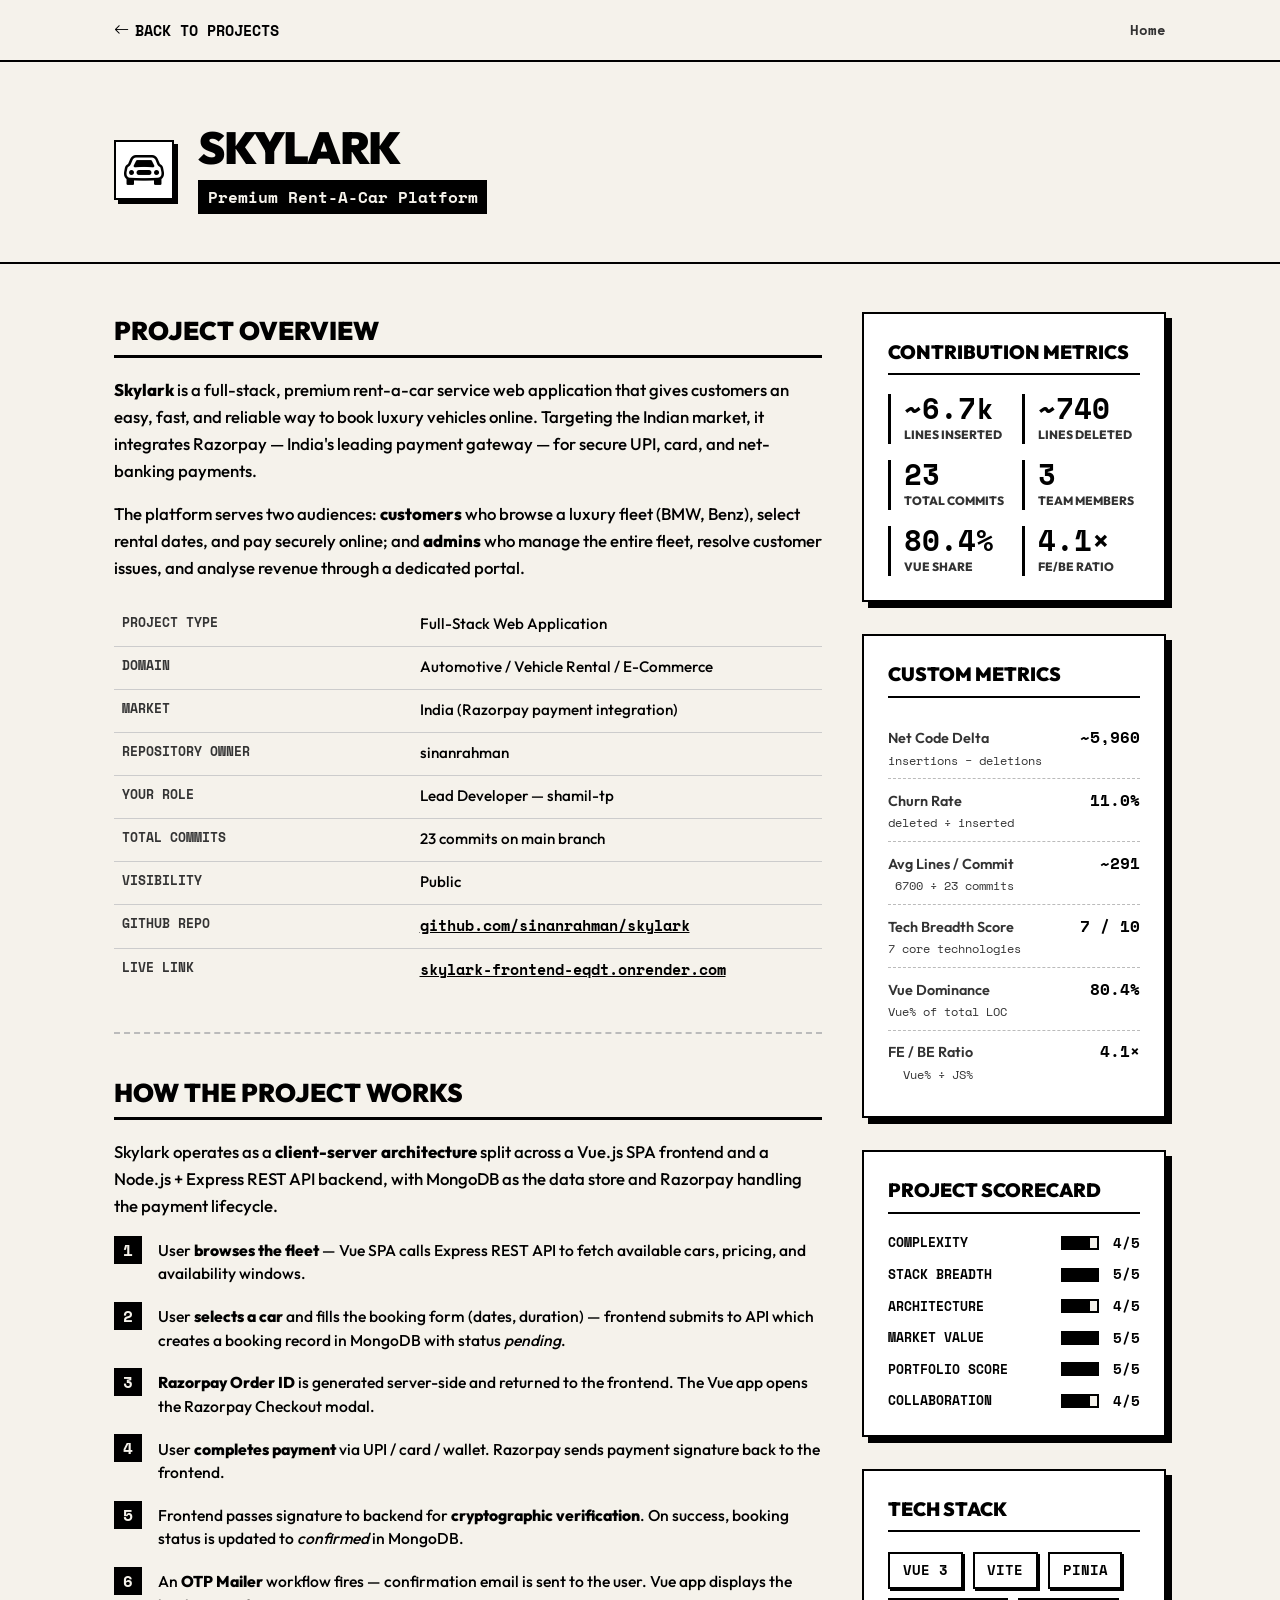
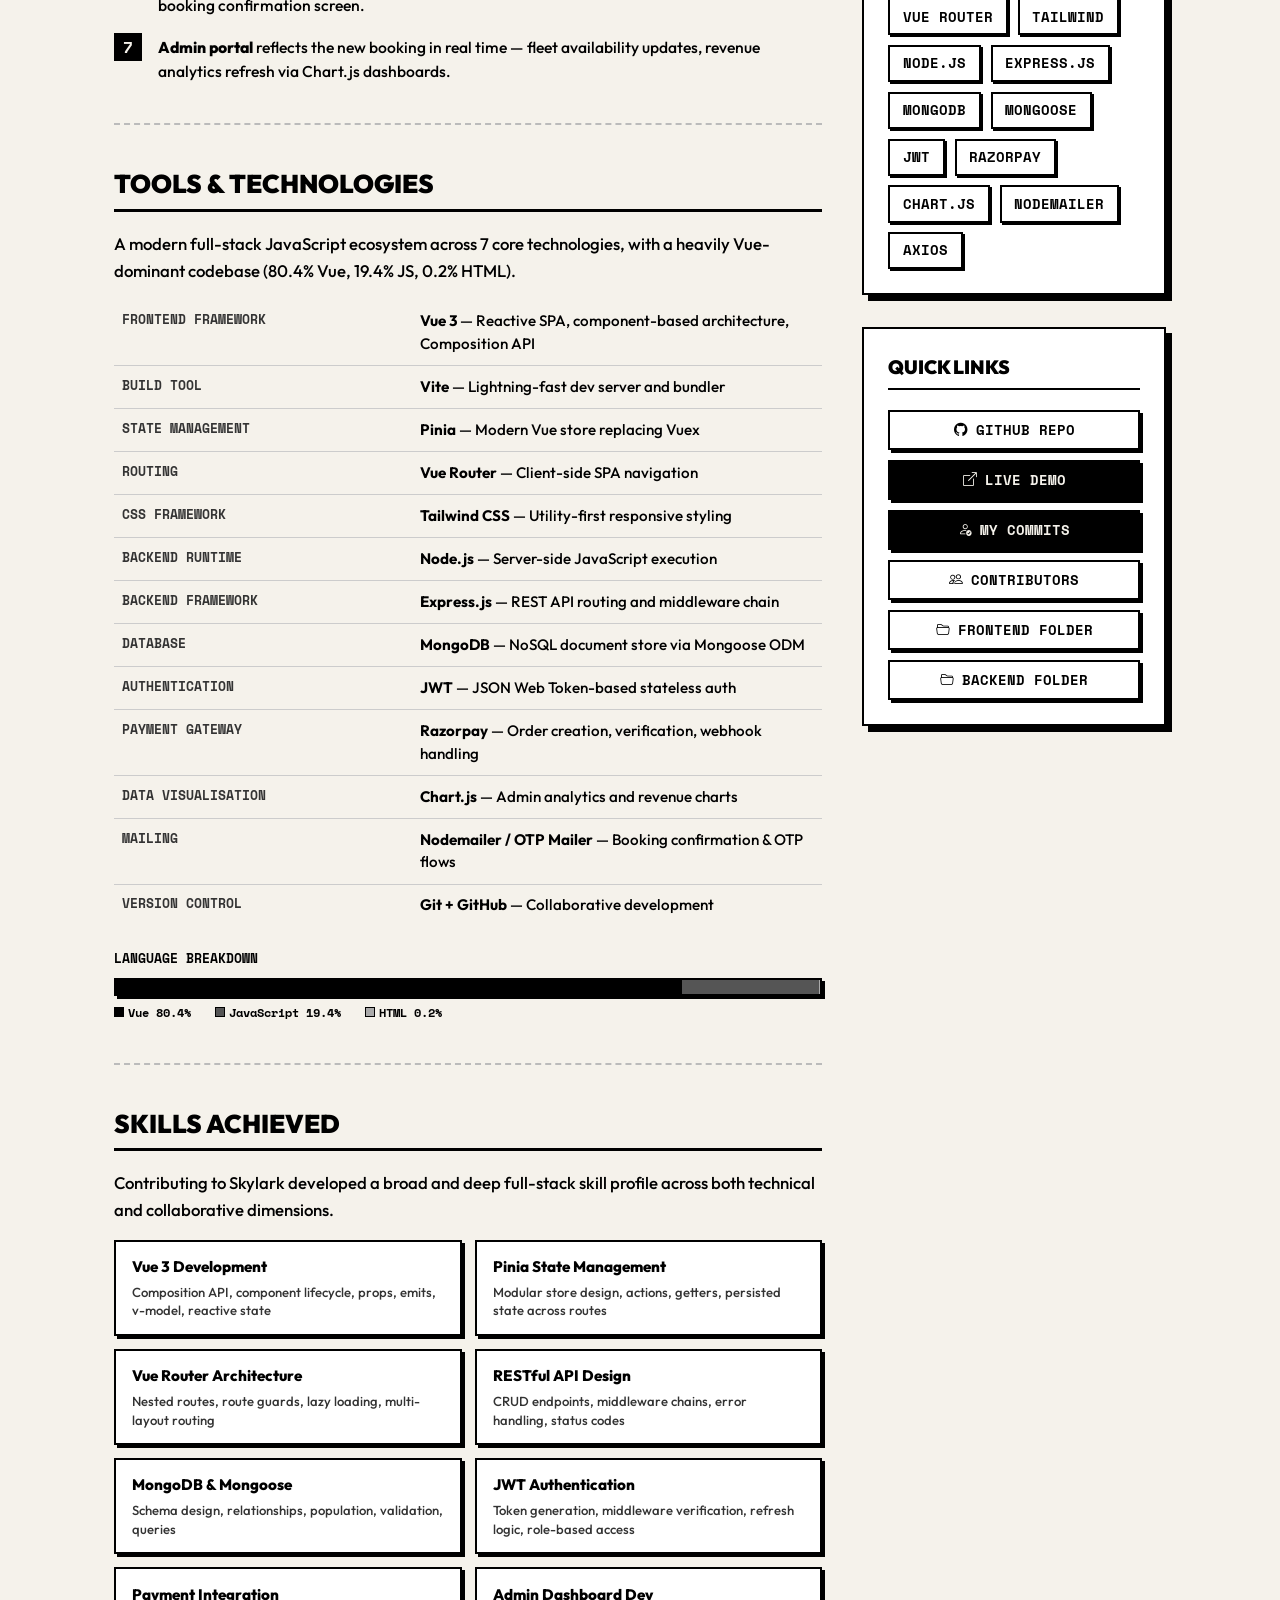
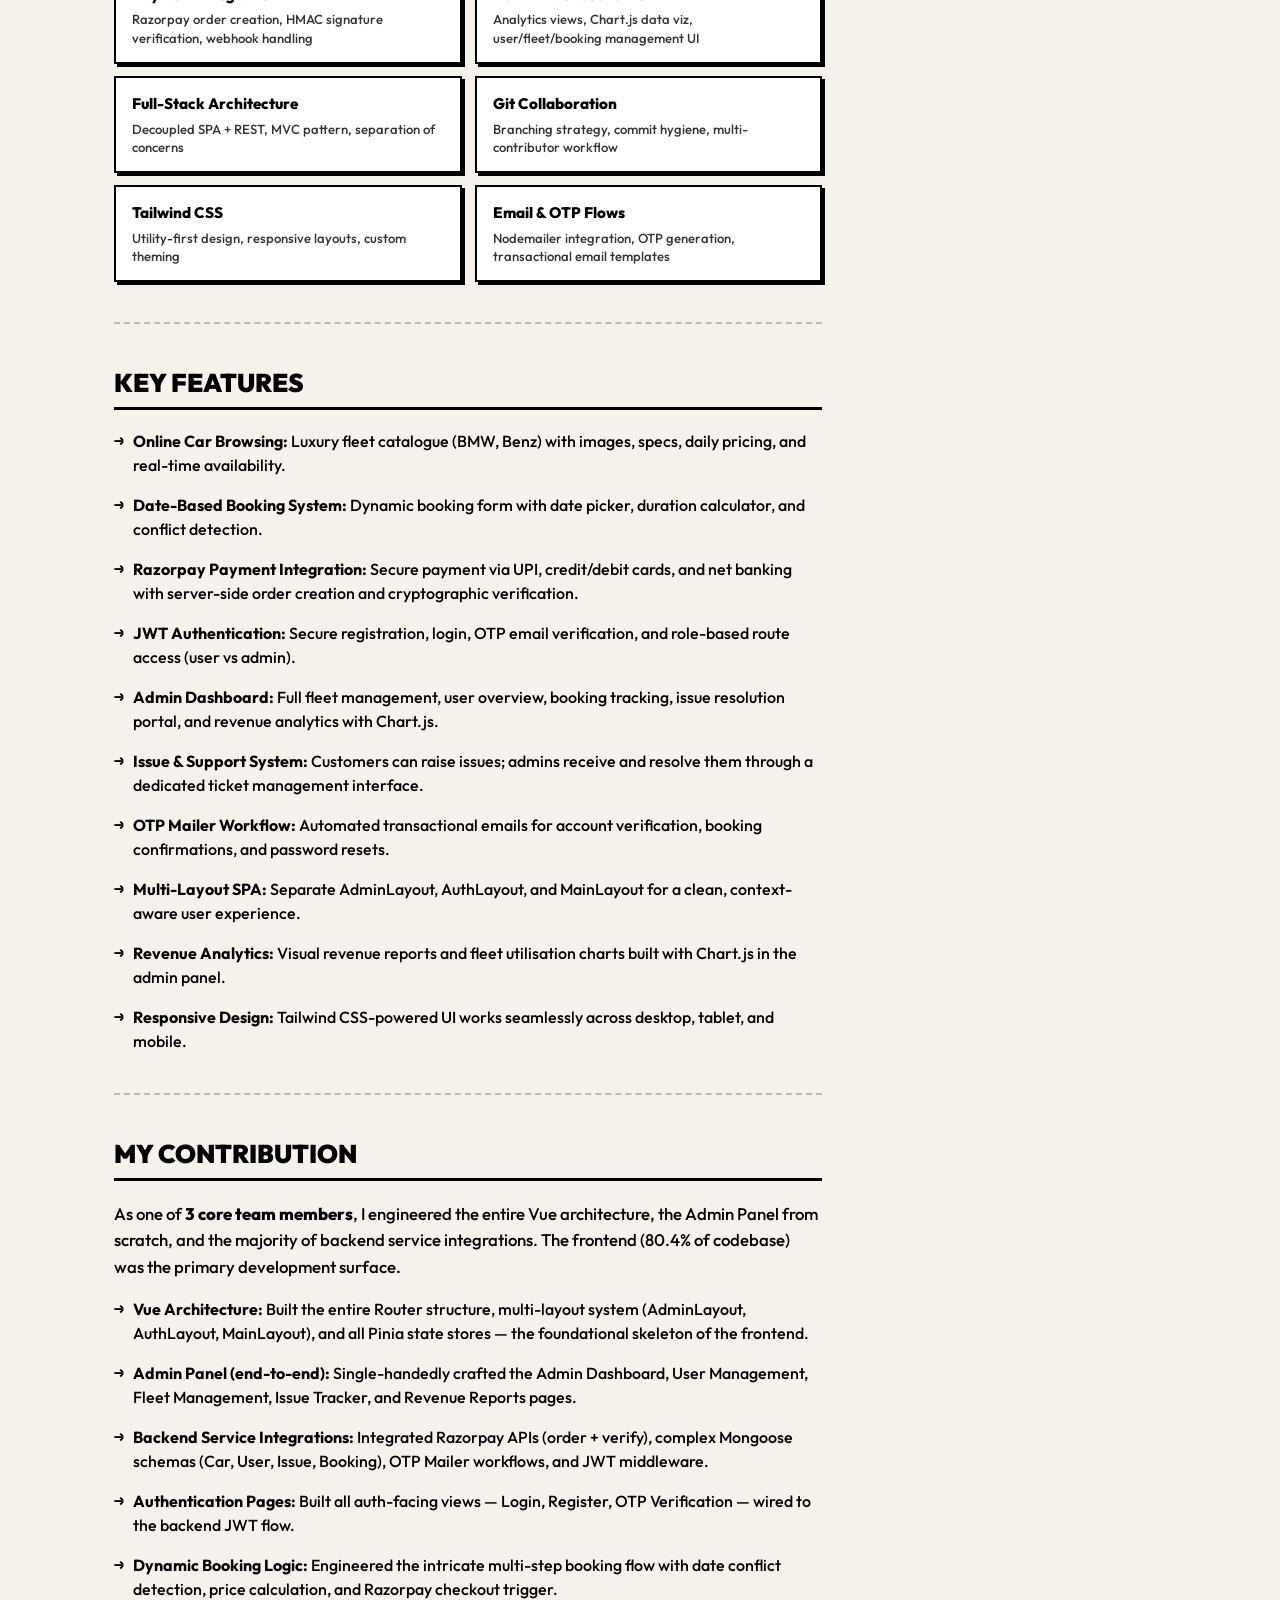
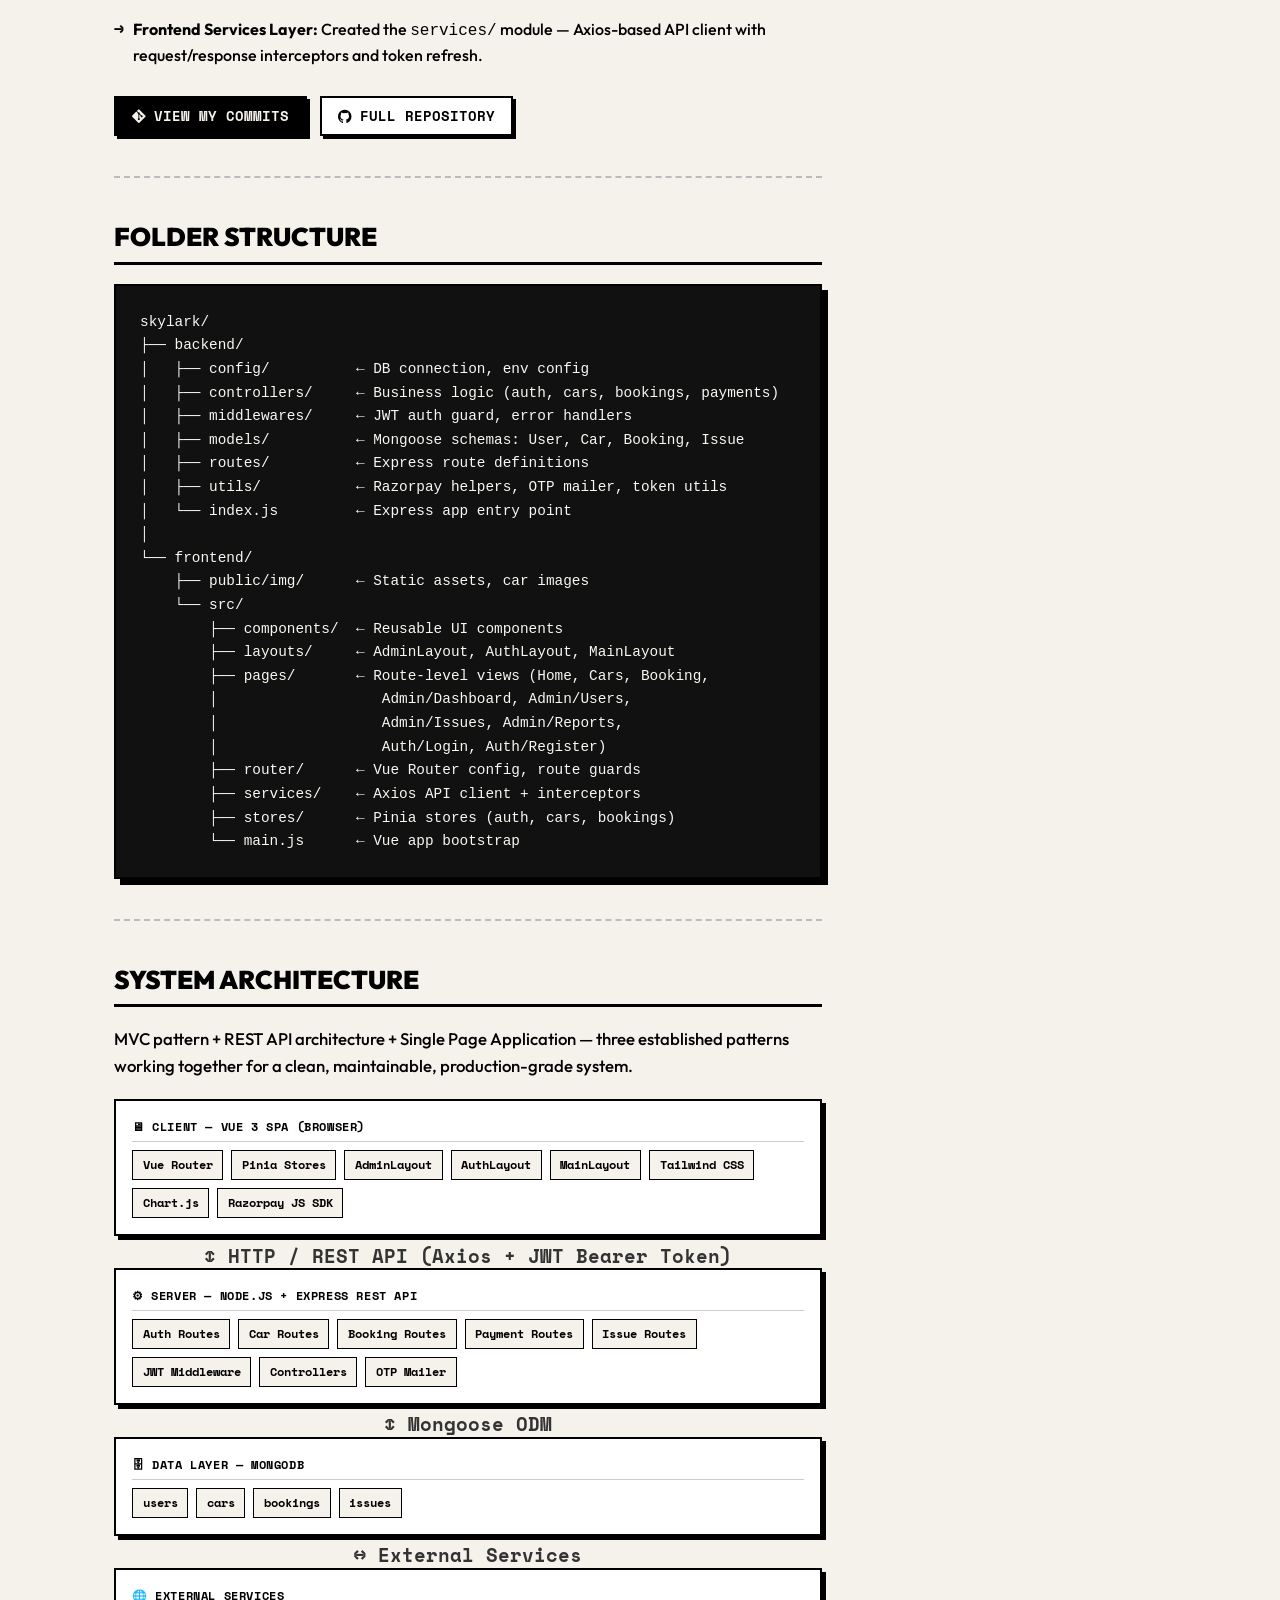
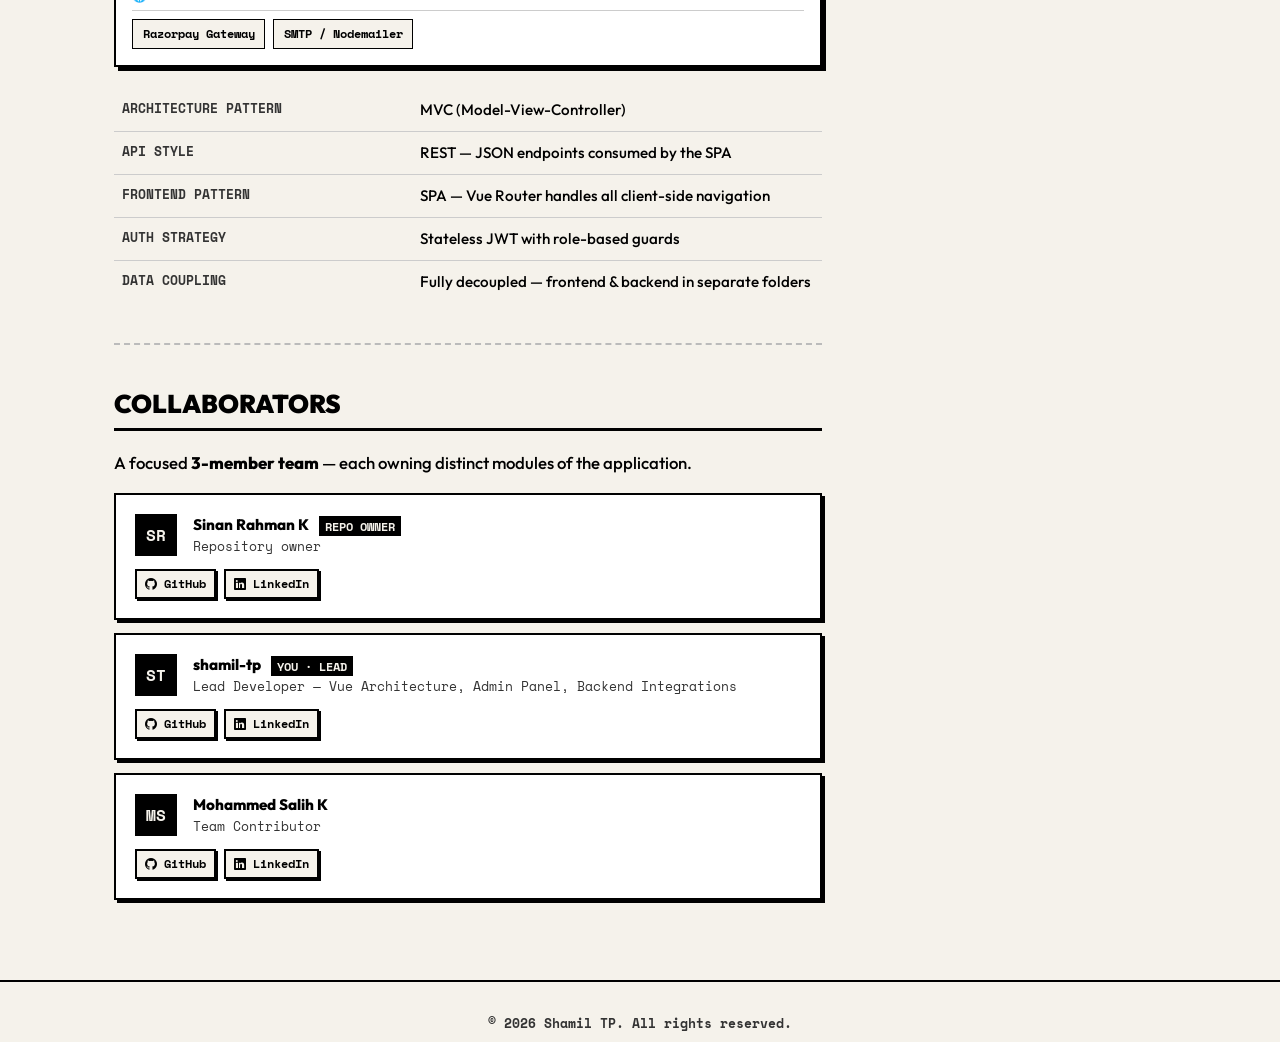
<file: skylark.html>
<!DOCTYPE html>
<html lang="en">
<head>
    <meta charset="UTF-8">
    <meta name="viewport" content="width=device-width, initial-scale=1.0">
    <title>Skylark Details | Shamil TP</title>
    <link rel="preconnect" href="https://fonts.googleapis.com">
    <link rel="preconnect" href="https://fonts.gstatic.com" crossorigin>
    <link href="https://fonts.googleapis.com/css2?family=Outfit:wght@300;400;500;600;700;900&family=Space+Mono:ital,wght@0,400;0,700;1,400;1,700&display=swap" rel="stylesheet">
    <link rel="stylesheet" href="https://cdn.jsdelivr.net/npm/bootstrap-icons@1.11.3/font/bootstrap-icons.min.css">
    <style>
        /* ── BASE DESIGN SYSTEM ── */
        :root {
            --bg-color: #F5F2EB;
            --card-bg: #FFFFFF;
            --text-primary: #000000;
            --text-secondary: #333333;
            --accent: #000000;
            --border-color: #000000;
            --nav-bg: rgba(245, 242, 235, 0.95);
            --font-main: 'Outfit', 'Helvetica Neue', sans-serif;
            --font-mono: 'Space Mono', 'Fira Code', monospace;
            --transition: transform 0.2s cubic-bezier(0.16, 1, 0.3, 1), box-shadow 0.2s cubic-bezier(0.16, 1, 0.3, 1), background-color 0.2s;
        }
        * { margin: 0; padding: 0; box-sizing: border-box; }
        body { background-color: var(--bg-color); color: var(--text-primary); font-family: var(--font-main); line-height: 1.5; font-size: 15px; }
        a { text-decoration: none; color: inherit; }
        .container { max-width: 1100px; margin: 0 auto; padding: 0 1.5rem; }

        /* Navbar */
        .navbar { background: var(--nav-bg); border-bottom: 2px solid var(--border-color); position: sticky; top: 0; z-index: 100; backdrop-filter: blur(10px); }
        .nav-container { display: flex; justify-content: space-between; align-items: center; height: 60px; }
        .back-link { font-weight: 800; font-family: var(--font-mono); font-size: 0.95rem; color: var(--text-primary); display: flex; align-items: center; gap: 0.4rem; transition: var(--transition); text-transform: uppercase; }
        .back-link:hover { text-decoration: underline; }
        .nav-links { display: flex; list-style: none; gap: 1.5rem; }
        .nav-links a { font-family: var(--font-mono); color: var(--text-secondary); font-size: 0.9rem; font-weight: 700; transition: color 0.2s; }
        .nav-links a:hover { color: var(--text-primary); text-decoration: underline; }

        /* Header */
        .project-header { background: var(--bg-color); padding: 4rem 0 3rem 0; border-bottom: 2px solid var(--border-color); margin-bottom: 3rem; }
        .header-container { display: flex; align-items: center; gap: 1.5rem; }
        .header-icon { width: 60px; height: 60px; display: flex; align-items: center; justify-content: center; font-size: 2.5rem; color: var(--text-primary); border: 2px solid var(--border-color); background: var(--card-bg); box-shadow: 4px 4px 0px rgba(0,0,0,1); flex-shrink: 0; }
        .project-title { font-size: 2.8rem; font-weight: 900; color: var(--text-primary); margin-bottom: 0.3rem; letter-spacing: -1px; text-transform: uppercase; line-height: 1; }
        .project-subtitle { font-family: var(--font-mono); font-size: 1rem; font-weight: 700; background: var(--text-primary); color: var(--bg-color); display: inline-block; padding: 0.3rem 0.6rem; margin-top: 0.3rem; }

        /* Main Grid */
        .content-grid { display: grid; grid-template-columns: 7fr 3fr; gap: 2.5rem; padding-bottom: 5rem; align-items: start; }

        /* Sections */
        .content-section { margin-bottom: 2.5rem; }
        .content-section:last-child { margin-bottom: 0; }
        .section-heading { font-size: 1.6rem; font-weight: 900; color: var(--text-primary); margin-bottom: 1.2rem; border-bottom: 3px solid var(--border-color); padding-bottom: 0.3rem; text-transform: uppercase; }

        /* Prose */
        .prose p { margin-bottom: 1rem; color: var(--text-primary); font-size: 1.05rem; line-height: 1.6; font-weight: 500; }
        .prose p:last-child { margin-bottom: 0; }
        .prose strong { color: var(--text-primary); font-weight: 800; }

        /* Feature list */
        .feature-list { list-style: none; padding-left: 0; color: var(--text-primary); margin-top: 1rem; }
        .feature-list li { margin-bottom: 1rem; line-height: 1.5; font-size: 1rem; position: relative; padding-left: 1.2rem; font-weight: 500; }
        .feature-list li::before { content: '→'; position: absolute; left: 0; font-family: var(--font-mono); font-weight: 900; }

        /* Code block */
        .code-block { background: #111; border: 2px solid var(--border-color); padding: 1.5rem; overflow-x: auto; box-shadow: 6px 6px 0px rgba(0,0,0,1); margin-top: 1.2rem; }
        .code-block pre { font-family: var(--font-mono); font-size: 0.9rem; color: #f8f8f2; line-height: 1.5; font-weight: 500; }

        /* Sidebar */
        .sidebar-widget { background: var(--card-bg); border: 2px solid var(--border-color); padding: 1.5rem; margin-bottom: 2rem; box-shadow: 6px 6px 0px rgba(0,0,0,1); }
        .sidebar-widget:last-child { margin-bottom: 0; }
        .widget-title { font-size: 1.2rem; font-weight: 900; color: var(--text-primary); margin-bottom: 1.2rem; text-transform: uppercase; border-bottom: 2px solid var(--border-color); padding-bottom: 0.4rem; }

        /* Metrics */
        .metric-grid { display: grid; grid-template-columns: 1fr 1fr; gap: 1rem; }
        .metric-item { display: flex; flex-direction: column; border-left: 3px solid var(--text-primary); padding-left: 0.8rem; }
        .m-val { font-family: var(--font-mono); font-size: 1.8rem; font-weight: 900; color: var(--text-primary); line-height: 1; margin-bottom: 0.2rem; }
        .m-label { font-size: 0.75rem; text-transform: uppercase; font-weight: 800; color: var(--text-secondary); }

        /* Tags */
        .tag-cloud { display: flex; flex-wrap: wrap; gap: 0.6rem; }
        .tag { font-family: var(--font-mono); background: var(--card-bg); color: var(--text-primary); padding: 0.4rem 0.8rem; border: 2px solid var(--border-color); font-size: 0.85rem; font-weight: 700; box-shadow: 2px 2px 0px rgba(0,0,0,1); transition: var(--transition); text-transform: uppercase; }
        .tag:hover { transform: translate(-2px,-2px); box-shadow: 4px 4px 0px rgba(0,0,0,1); background: var(--text-primary); color: var(--bg-color); }

        /* Footer */
        .footer { border-top: 2px solid var(--border-color); padding: 2rem 0; text-align: center; color: var(--text-secondary); font-size: 0.8rem; font-family: var(--font-mono); font-weight: 700; background: var(--bg-color); }

        /* ── EXTRA COMPONENTS ── */

        /* Info table */
        .info-table { width: 100%; border-collapse: collapse; margin-top: 1rem; }
        .info-table tr { border-bottom: 1px solid #ccc; }
        .info-table tr:last-child { border-bottom: none; }
        .info-table td { padding: 0.6rem 0.5rem; font-size: 0.95rem; font-weight: 500; vertical-align: top; }
        .info-table td:first-child { font-family: var(--font-mono); font-weight: 700; font-size: 0.82rem; text-transform: uppercase; color: var(--text-secondary); width: 42%; padding-right: 0.8rem; }

        /* Data flow steps */
        .flow-steps { margin-top: 1rem; }
        .flow-step { display: flex; gap: 1rem; margin-bottom: 1rem; align-items: flex-start; }
        .step-num { font-family: var(--font-mono); font-weight: 900; font-size: 1rem; background: var(--text-primary); color: var(--bg-color); width: 28px; height: 28px; display: flex; align-items: center; justify-content: center; flex-shrink: 0; }
        .step-text { font-size: 0.98rem; font-weight: 500; line-height: 1.5; padding-top: 0.2rem; }
        .step-text strong { font-weight: 800; }

        /* Skills grid */
        .skills-grid { display: grid; grid-template-columns: 1fr 1fr; gap: 0.8rem; margin-top: 1rem; }
        .skill-card { border: 2px solid var(--border-color); padding: 0.9rem 1rem; background: var(--card-bg); box-shadow: 3px 3px 0px rgba(0,0,0,1); transition: var(--transition); }
        .skill-card:hover { transform: translate(-2px,-2px); box-shadow: 5px 5px 0px rgba(0,0,0,1); }
        .skill-name { font-weight: 800; font-size: 0.95rem; margin-bottom: 0.25rem; }
        .skill-desc { font-size: 0.82rem; color: var(--text-secondary); font-weight: 500; line-height: 1.4; }

        /* Scorecard */
        .scorecard { margin-top: 1rem; display: flex; flex-direction: column; gap: 0.7rem; }
        .score-row { display: flex; align-items: center; gap: 0.8rem; }
        .score-label { font-family: var(--font-mono); font-size: 0.8rem; font-weight: 700; text-transform: uppercase; width: 160px; flex-shrink: 0; }
        .score-bar-wrap { flex: 1; height: 14px; border: 2px solid var(--border-color); background: var(--bg-color); }
        .score-bar { height: 100%; background: var(--text-primary); }
        .score-num { font-family: var(--font-mono); font-weight: 900; font-size: 0.85rem; width: 28px; text-align: right; }

        /* Collab card */
        .collab-card { display: flex; align-items: center; gap: 1rem; padding: 1rem; border: 2px solid var(--border-color); background: var(--card-bg); box-shadow: 3px 3px 0px rgba(0,0,0,1); margin-bottom: 0.8rem; transition: var(--transition); }
        .collab-card:last-child { margin-bottom: 0; }
        .collab-card:hover { transform: translate(-2px,-2px); box-shadow: 5px 5px 0px rgba(0,0,0,1); }
        .collab-avatar { width: 42px; height: 42px; border: 2px solid var(--border-color); background: var(--text-primary); color: var(--bg-color); display: flex; align-items: center; justify-content: center; font-family: var(--font-mono); font-weight: 900; font-size: 1rem; flex-shrink: 0; }
        .collab-info { flex: 1; }
        .collab-name { font-weight: 800; font-size: 0.95rem; }
        .collab-role { font-size: 0.8rem; color: var(--text-secondary); font-family: var(--font-mono); }
        .collab-link { font-family: var(--font-mono); font-size: 0.75rem; font-weight: 700; border: 2px solid var(--border-color); padding: 0.25rem 0.5rem; background: var(--bg-color); box-shadow: 2px 2px 0 #000; transition: var(--transition); }
        .collab-link:hover { background: var(--text-primary); color: var(--bg-color); }

        /* Link button */
        .link-btn { display: inline-flex; align-items: center; gap: 0.5rem; font-family: var(--font-mono); font-weight: 700; font-size: 0.85rem; border: 2px solid var(--border-color); padding: 0.5rem 1rem; background: var(--card-bg); box-shadow: 3px 3px 0 #000; transition: var(--transition); text-transform: uppercase; margin-top: 0.8rem; margin-right: 0.6rem; }
        .link-btn:hover { transform: translate(-2px,-2px); box-shadow: 5px 5px 0 #000; background: var(--text-primary); color: var(--bg-color); }
        .link-btn.primary { background: var(--text-primary); color: var(--bg-color); }
        .link-btn.primary:hover { background: var(--bg-color); color: var(--text-primary); }

        /* Architecture diagram */
        .arch-diagram { margin-top: 1.2rem; font-family: var(--font-mono); font-size: 0.82rem; line-height: 1.6; }
        .arch-box { border: 2px solid var(--border-color); padding: 0.6rem 1rem; background: var(--card-bg); box-shadow: 3px 3px 0 #000; margin-bottom: 0; display: inline-block; font-weight: 700; }
        .arch-layer { border: 2px solid var(--border-color); padding: 1rem; background: var(--card-bg); box-shadow: 4px 4px 0 #000; margin-bottom: 0.6rem; }
        .arch-layer-title { font-weight: 900; font-size: 0.75rem; text-transform: uppercase; letter-spacing: 0.05em; margin-bottom: 0.5rem; border-bottom: 1px solid #ccc; padding-bottom: 0.3rem; }
        .arch-items { display: flex; flex-wrap: wrap; gap: 0.5rem; }
        .arch-item { background: var(--bg-color); border: 1.5px solid var(--border-color); padding: 0.25rem 0.6rem; font-size: 0.78rem; font-weight: 700; }
        .arch-arrow { text-align: center; font-size: 1.2rem; line-height: 1; margin: 0.2rem 0; color: var(--text-secondary); font-weight: 900; }

        /* Custom metric */
        .custom-metric-row { display: flex; justify-content: space-between; align-items: baseline; padding: 0.55rem 0; border-bottom: 1px dashed #bbb; font-size: 0.9rem; }
        .custom-metric-row:last-child { border-bottom: none; }
        .cm-label { font-weight: 600; color: var(--text-secondary); flex: 1; }
        .cm-val { font-family: var(--font-mono); font-weight: 900; font-size: 1rem; text-align: right; }
        .cm-note { font-family: var(--font-mono); font-size: 0.75rem; color: var(--text-secondary); text-align: right; margin-top: 0.1rem; }

        /* Section divider */
        .section-divider { border: none; border-top: 2px dashed #bbb; margin: 2.5rem 0; }

        @media (max-width: 900px) {
            .content-grid { grid-template-columns: 1fr; gap: 2rem; }
            .header-container { flex-direction: column; align-items: center; text-align: center; gap: 1rem; }
            .metric-grid { grid-template-columns: 1fr 1fr; }
            .skills-grid { grid-template-columns: 1fr; }
            .header-icon { margin: 0 auto; }
            .score-label { width: 120px; font-size: 0.7rem; }
        }
    </style>
</head>
<body>

    <!-- NAVBAR -->
    <nav class="navbar">
        <div class="container nav-container">
            <a href="mycontributions.html" class="back-link"><i class="bi bi-arrow-left"></i> Back to Projects</a>
            <ul class="nav-links">
                <li><a href="index.html">Home</a></li>
            </ul>
        </div>
    </nav>

    <!-- HEADER -->
    <header class="project-header">
        <div class="container header-container">
            <div class="header-icon"><i class="bi bi-car-front"></i></div>
            <div class="header-info">
                <h1 class="project-title">Skylark</h1>
                <p class="project-subtitle">Premium Rent-A-Car Platform</p>
            </div>
        </div>
    </header>

    <!-- MAIN -->
    <main class="main-content">
        <div class="container content-grid">

            <!-- ═══════════════ MAIN COLUMN ═══════════════ -->
            <div class="main-column">

                <!-- 1. PROJECT OVERVIEW -->
                <section class="content-section">
                    <h2 class="section-heading">Project Overview</h2>
                    <div class="prose">
                        <p><strong>Skylark</strong> is a full-stack, premium rent-a-car service web application that gives customers an easy, fast, and reliable way to book luxury vehicles online. Targeting the Indian market, it integrates Razorpay — India's leading payment gateway — for secure UPI, card, and net-banking payments.</p>
                        <p>The platform serves two audiences: <strong>customers</strong> who browse a luxury fleet (BMW, Benz), select rental dates, and pay securely online; and <strong>admins</strong> who manage the entire fleet, resolve customer issues, and analyse revenue through a dedicated portal.</p>
                    </div>

                    <table class="info-table" style="margin-top:1.4rem;">
                        <tr><td>Project Type</td><td>Full-Stack Web Application</td></tr>
                        <tr><td>Domain</td><td>Automotive / Vehicle Rental / E-Commerce</td></tr>
                        <tr><td>Market</td><td>India (Razorpay payment integration)</td></tr>
                        <tr><td>Repository Owner</td><td>sinanrahman</td></tr>
                        <tr><td>Your Role</td><td>Lead Developer — shamil-tp</td></tr>
                        <tr><td>Total Commits</td><td>23 commits on main branch</td></tr>
                        <tr><td>Visibility</td><td>Public</td></tr>
                        <tr><td>GitHub Repo</td><td><a href="https://github.com/sinanrahman/skylark" target="_blank" style="font-family:var(--font-mono);font-weight:700;text-decoration:underline;">github.com/sinanrahman/skylark</a></td></tr>
                        <tr><td>Live Link</td><td><a href="https://skylark-frontend-eqdt.onrender.com" target="_blank" style="font-family:var(--font-mono);font-weight:700;text-decoration:underline;">skylark-frontend-eqdt.onrender.com</a></td></tr>
                    </table>
                </section>

                <hr class="section-divider">

                <!-- 2. PROJECT WORKING -->
                <section class="content-section">
                    <h2 class="section-heading">How The Project Works</h2>
                    <div class="prose">
                        <p>Skylark operates as a <strong>client-server architecture</strong> split across a Vue.js SPA frontend and a Node.js + Express REST API backend, with MongoDB as the data store and Razorpay handling the payment lifecycle.</p>
                    </div>

                    <div class="flow-steps">
                        <div class="flow-step">
                            <div class="step-num">1</div>
                            <div class="step-text">User <strong>browses the fleet</strong> — Vue SPA calls Express REST API to fetch available cars, pricing, and availability windows.</div>
                        </div>
                        <div class="flow-step">
                            <div class="step-num">2</div>
                            <div class="step-text">User <strong>selects a car</strong> and fills the booking form (dates, duration) — frontend submits to API which creates a booking record in MongoDB with status <em>pending</em>.</div>
                        </div>
                        <div class="flow-step">
                            <div class="step-num">3</div>
                            <div class="step-text"><strong>Razorpay Order ID</strong> is generated server-side and returned to the frontend. The Vue app opens the Razorpay Checkout modal.</div>
                        </div>
                        <div class="flow-step">
                            <div class="step-num">4</div>
                            <div class="step-text">User <strong>completes payment</strong> via UPI / card / wallet. Razorpay sends payment signature back to the frontend.</div>
                        </div>
                        <div class="flow-step">
                            <div class="step-num">5</div>
                            <div class="step-text">Frontend passes signature to backend for <strong>cryptographic verification</strong>. On success, booking status is updated to <em>confirmed</em> in MongoDB.</div>
                        </div>
                        <div class="flow-step">
                            <div class="step-num">6</div>
                            <div class="step-text">An <strong>OTP Mailer</strong> workflow fires — confirmation email is sent to the user. Vue app displays the booking confirmation screen.</div>
                        </div>
                        <div class="flow-step">
                            <div class="step-num">7</div>
                            <div class="step-text"><strong>Admin portal</strong> reflects the new booking in real time — fleet availability updates, revenue analytics refresh via Chart.js dashboards.</div>
                        </div>
                    </div>
                </section>

                <hr class="section-divider">

                <!-- 3. TOOLS USED -->
                <section class="content-section">
                    <h2 class="section-heading">Tools & Technologies</h2>
                    <div class="prose">
                        <p>A modern full-stack JavaScript ecosystem across 7 core technologies, with a heavily Vue-dominant codebase (80.4% Vue, 19.4% JS, 0.2% HTML).</p>
                    </div>

                    <table class="info-table" style="margin-top:1rem;">
                        <tr><td>Frontend Framework</td><td><strong>Vue 3</strong> — Reactive SPA, component-based architecture, Composition API</td></tr>
                        <tr><td>Build Tool</td><td><strong>Vite</strong> — Lightning-fast dev server and bundler</td></tr>
                        <tr><td>State Management</td><td><strong>Pinia</strong> — Modern Vue store replacing Vuex</td></tr>
                        <tr><td>Routing</td><td><strong>Vue Router</strong> — Client-side SPA navigation</td></tr>
                        <tr><td>CSS Framework</td><td><strong>Tailwind CSS</strong> — Utility-first responsive styling</td></tr>
                        <tr><td>Backend Runtime</td><td><strong>Node.js</strong> — Server-side JavaScript execution</td></tr>
                        <tr><td>Backend Framework</td><td><strong>Express.js</strong> — REST API routing and middleware chain</td></tr>
                        <tr><td>Database</td><td><strong>MongoDB</strong> — NoSQL document store via Mongoose ODM</td></tr>
                        <tr><td>Authentication</td><td><strong>JWT</strong> — JSON Web Token-based stateless auth</td></tr>
                        <tr><td>Payment Gateway</td><td><strong>Razorpay</strong> — Order creation, verification, webhook handling</td></tr>
                        <tr><td>Data Visualisation</td><td><strong>Chart.js</strong> — Admin analytics and revenue charts</td></tr>
                        <tr><td>Mailing</td><td><strong>Nodemailer / OTP Mailer</strong> — Booking confirmation & OTP flows</td></tr>
                        <tr><td>Version Control</td><td><strong>Git + GitHub</strong> — Collaborative development</td></tr>
                    </table>

                    <!-- Language Breakdown Bar -->
                    <div style="margin-top:1.4rem;">
                        <p style="font-family:var(--font-mono);font-size:0.8rem;font-weight:700;text-transform:uppercase;margin-bottom:0.6rem;">Language Breakdown</p>
                        <div style="height:18px;border:2px solid #000;display:flex;overflow:hidden;box-shadow:3px 3px 0 #000;">
                            <div style="width:80.4%;background:#000;" title="Vue 80.4%"></div>
                            <div style="width:19.4%;background:#555;" title="JavaScript 19.4%"></div>
                            <div style="width:0.2%;background:#aaa;" title="HTML 0.2%"></div>
                        </div>
                        <div style="display:flex;gap:1.5rem;margin-top:0.5rem;font-family:var(--font-mono);font-size:0.78rem;font-weight:700;">
                            <span><span style="display:inline-block;width:10px;height:10px;background:#000;border:1px solid #000;margin-right:4px;"></span>Vue 80.4%</span>
                            <span><span style="display:inline-block;width:10px;height:10px;background:#555;border:1px solid #000;margin-right:4px;"></span>JavaScript 19.4%</span>
                            <span><span style="display:inline-block;width:10px;height:10px;background:#aaa;border:1px solid #000;margin-right:4px;"></span>HTML 0.2%</span>
                        </div>
                    </div>
                </section>

                <hr class="section-divider">

                <!-- 4. SKILLS ACHIEVED -->
                <section class="content-section">
                    <h2 class="section-heading">Skills Achieved</h2>
                    <div class="prose">
                        <p>Contributing to Skylark developed a broad and deep full-stack skill profile across both technical and collaborative dimensions.</p>
                    </div>
                    <div class="skills-grid">
                        <div class="skill-card">
                            <div class="skill-name">Vue 3 Development</div>
                            <div class="skill-desc">Composition API, component lifecycle, props, emits, v-model, reactive state</div>
                        </div>
                        <div class="skill-card">
                            <div class="skill-name">Pinia State Management</div>
                            <div class="skill-desc">Modular store design, actions, getters, persisted state across routes</div>
                        </div>
                        <div class="skill-card">
                            <div class="skill-name">Vue Router Architecture</div>
                            <div class="skill-desc">Nested routes, route guards, lazy loading, multi-layout routing</div>
                        </div>
                        <div class="skill-card">
                            <div class="skill-name">RESTful API Design</div>
                            <div class="skill-desc">CRUD endpoints, middleware chains, error handling, status codes</div>
                        </div>
                        <div class="skill-card">
                            <div class="skill-name">MongoDB & Mongoose</div>
                            <div class="skill-desc">Schema design, relationships, population, validation, queries</div>
                        </div>
                        <div class="skill-card">
                            <div class="skill-name">JWT Authentication</div>
                            <div class="skill-desc">Token generation, middleware verification, refresh logic, role-based access</div>
                        </div>
                        <div class="skill-card">
                            <div class="skill-name">Payment Integration</div>
                            <div class="skill-desc">Razorpay order creation, HMAC signature verification, webhook handling</div>
                        </div>
                        <div class="skill-card">
                            <div class="skill-name">Admin Dashboard Dev</div>
                            <div class="skill-desc">Analytics views, Chart.js data viz, user/fleet/booking management UI</div>
                        </div>
                        <div class="skill-card">
                            <div class="skill-name">Full-Stack Architecture</div>
                            <div class="skill-desc">Decoupled SPA + REST, MVC pattern, separation of concerns</div>
                        </div>
                        <div class="skill-card">
                            <div class="skill-name">Git Collaboration</div>
                            <div class="skill-desc">Branching strategy, commit hygiene, multi-contributor workflow</div>
                        </div>
                        <div class="skill-card">
                            <div class="skill-name">Tailwind CSS</div>
                            <div class="skill-desc">Utility-first design, responsive layouts, custom theming</div>
                        </div>
                        <div class="skill-card">
                            <div class="skill-name">Email & OTP Flows</div>
                            <div class="skill-desc">Nodemailer integration, OTP generation, transactional email templates</div>
                        </div>
                    </div>
                </section>

                <hr class="section-divider">

                <!-- 5. KEY FEATURES -->
                <section class="content-section">
                    <h2 class="section-heading">Key Features</h2>
                    <ul class="feature-list">
                        <li><strong>Online Car Browsing:</strong> Luxury fleet catalogue (BMW, Benz) with images, specs, daily pricing, and real-time availability.</li>
                        <li><strong>Date-Based Booking System:</strong> Dynamic booking form with date picker, duration calculator, and conflict detection.</li>
                        <li><strong>Razorpay Payment Integration:</strong> Secure payment via UPI, credit/debit cards, and net banking with server-side order creation and cryptographic verification.</li>
                        <li><strong>JWT Authentication:</strong> Secure registration, login, OTP email verification, and role-based route access (user vs admin).</li>
                        <li><strong>Admin Dashboard:</strong> Full fleet management, user overview, booking tracking, issue resolution portal, and revenue analytics with Chart.js.</li>
                        <li><strong>Issue & Support System:</strong> Customers can raise issues; admins receive and resolve them through a dedicated ticket management interface.</li>
                        <li><strong>OTP Mailer Workflow:</strong> Automated transactional emails for account verification, booking confirmations, and password resets.</li>
                        <li><strong>Multi-Layout SPA:</strong> Separate AdminLayout, AuthLayout, and MainLayout for a clean, context-aware user experience.</li>
                        <li><strong>Revenue Analytics:</strong> Visual revenue reports and fleet utilisation charts built with Chart.js in the admin panel.</li>
                        <li><strong>Responsive Design:</strong> Tailwind CSS-powered UI works seamlessly across desktop, tablet, and mobile.</li>
                    </ul>
                </section>

                <hr class="section-divider">

                <!-- 6. MY CONTRIBUTION -->
                <section class="content-section">
                    <h2 class="section-heading">My Contribution</h2>
                    <div class="prose">
                        <p>As one of <strong>3 core team members</strong>, I engineered the entire Vue architecture, the Admin Panel from scratch, and the majority of backend service integrations. The frontend (80.4% of codebase) was the primary development surface.</p>
                    </div>
                    <ul class="feature-list" style="margin-top:1rem;">
                        <li><strong>Vue Architecture:</strong> Built the entire Router structure, multi-layout system (AdminLayout, AuthLayout, MainLayout), and all Pinia state stores — the foundational skeleton of the frontend.</li>
                        <li><strong>Admin Panel (end-to-end):</strong> Single-handedly crafted the Admin Dashboard, User Management, Fleet Management, Issue Tracker, and Revenue Reports pages.</li>
                        <li><strong>Backend Service Integrations:</strong> Integrated Razorpay APIs (order + verify), complex Mongoose schemas (Car, User, Issue, Booking), OTP Mailer workflows, and JWT middleware.</li>
                        <li><strong>Authentication Pages:</strong> Built all auth-facing views — Login, Register, OTP Verification — wired to the backend JWT flow.</li>
                        <li><strong>Dynamic Booking Logic:</strong> Engineered the intricate multi-step booking flow with date conflict detection, price calculation, and Razorpay checkout trigger.</li>
                        <li><strong>Frontend Services Layer:</strong> Created the <code>services/</code> module — Axios-based API client with request/response interceptors and token refresh.</li>
                    </ul>

                    <a href="https://github.com/sinanrahman/skylark/commits/main/?author=shamil-tp" target="_blank" class="link-btn primary"><i class="bi bi-git"></i> View My Commits</a>
                    <a href="https://github.com/sinanrahman/skylark" target="_blank" class="link-btn"><i class="bi bi-github"></i> Full Repository</a>
                </section>

                <hr class="section-divider">

                <!-- 7. SYSTEM STRUCTURE -->
                <section class="content-section">
                    <h2 class="section-heading">Folder Structure</h2>
                    <div class="code-block">
                        <pre><code>skylark/
├── backend/
│   ├── config/          ← DB connection, env config
│   ├── controllers/     ← Business logic (auth, cars, bookings, payments)
│   ├── middlewares/     ← JWT auth guard, error handlers
│   ├── models/          ← Mongoose schemas: User, Car, Booking, Issue
│   ├── routes/          ← Express route definitions
│   ├── utils/           ← Razorpay helpers, OTP mailer, token utils
│   └── index.js         ← Express app entry point
│
└── frontend/
    ├── public/img/      ← Static assets, car images
    └── src/
        ├── components/  ← Reusable UI components
        ├── layouts/     ← AdminLayout, AuthLayout, MainLayout
        ├── pages/       ← Route-level views (Home, Cars, Booking,
        │                   Admin/Dashboard, Admin/Users,
        │                   Admin/Issues, Admin/Reports,
        │                   Auth/Login, Auth/Register)
        ├── router/      ← Vue Router config, route guards
        ├── services/    ← Axios API client + interceptors
        ├── stores/      ← Pinia stores (auth, cars, bookings)
        └── main.js      ← Vue app bootstrap</code></pre>
                    </div>
                </section>

                <hr class="section-divider">

                <!-- 8. SYSTEM ARCHITECTURE -->
                <section class="content-section">
                    <h2 class="section-heading">System Architecture</h2>
                    <div class="prose">
                        <p>MVC pattern + REST API architecture + Single Page Application — three established patterns working together for a clean, maintainable, production-grade system.</p>
                    </div>

                    <div class="arch-diagram">
                        <div class="arch-layer">
                            <div class="arch-layer-title">🖥 Client — Vue 3 SPA (Browser)</div>
                            <div class="arch-items">
                                <span class="arch-item">Vue Router</span>
                                <span class="arch-item">Pinia Stores</span>
                                <span class="arch-item">AdminLayout</span>
                                <span class="arch-item">AuthLayout</span>
                                <span class="arch-item">MainLayout</span>
                                <span class="arch-item">Tailwind CSS</span>
                                <span class="arch-item">Chart.js</span>
                                <span class="arch-item">Razorpay JS SDK</span>
                            </div>
                        </div>
                        <div class="arch-arrow">↕ HTTP / REST API (Axios + JWT Bearer Token)</div>
                        <div class="arch-layer">
                            <div class="arch-layer-title">⚙ Server — Node.js + Express REST API</div>
                            <div class="arch-items">
                                <span class="arch-item">Auth Routes</span>
                                <span class="arch-item">Car Routes</span>
                                <span class="arch-item">Booking Routes</span>
                                <span class="arch-item">Payment Routes</span>
                                <span class="arch-item">Issue Routes</span>
                                <span class="arch-item">JWT Middleware</span>
                                <span class="arch-item">Controllers</span>
                                <span class="arch-item">OTP Mailer</span>
                            </div>
                        </div>
                        <div class="arch-arrow">↕ Mongoose ODM</div>
                        <div class="arch-layer">
                            <div class="arch-layer-title">🗄 Data Layer — MongoDB</div>
                            <div class="arch-items">
                                <span class="arch-item">users</span>
                                <span class="arch-item">cars</span>
                                <span class="arch-item">bookings</span>
                                <span class="arch-item">issues</span>
                            </div>
                        </div>
                        <div class="arch-arrow">↔ External Services</div>
                        <div class="arch-layer">
                            <div class="arch-layer-title">🌐 External Services</div>
                            <div class="arch-items">
                                <span class="arch-item">Razorpay Gateway</span>
                                <span class="arch-item">SMTP / Nodemailer</span>
                            </div>
                        </div>
                    </div>

                    <table class="info-table" style="margin-top:1.4rem;">
                        <tr><td>Architecture Pattern</td><td>MVC (Model-View-Controller)</td></tr>
                        <tr><td>API Style</td><td>REST — JSON endpoints consumed by the SPA</td></tr>
                        <tr><td>Frontend Pattern</td><td>SPA — Vue Router handles all client-side navigation</td></tr>
                        <tr><td>Auth Strategy</td><td>Stateless JWT with role-based guards</td></tr>
                        <tr><td>Data Coupling</td><td>Fully decoupled — frontend & backend in separate folders</td></tr>
                    </table>
                </section>

                <hr class="section-divider">

                <!-- 9. COLLABORATORS -->
                <section class="content-section">
                    <h2 class="section-heading">Collaborators</h2>
                    <div class="prose" style="margin-bottom:1rem;">
                        <p>A focused <strong>3-member team</strong> — each owning distinct modules of the application.</p>
                    </div>

                    <!-- Sinan -->
                    <div class="collab-card" style="flex-direction:column;align-items:flex-start;gap:0.8rem;padding:1.2rem;">
                        <div style="display:flex;align-items:center;gap:1rem;width:100%;">
                            <div class="collab-avatar">SR</div>
                            <div class="collab-info">
                                <div class="collab-name">Sinan Rahman K <span style="font-family:var(--font-mono);font-size:0.72rem;background:#000;color:#F5F2EB;padding:0.12rem 0.4rem;margin-left:0.4rem;">REPO OWNER</span></div>
                                <div class="collab-role">Repository owner</div>
                            </div>
                        </div>
                        <div style="display:flex;gap:0.5rem;flex-wrap:wrap;">
                            <a href="https://github.com/sinanrahman" target="_blank" class="collab-link"><i class="bi bi-github"></i> GitHub</a>
                            <a href="https://www.linkedin.com/in/sinan-k-rahman" target="_blank" class="collab-link"><i class="bi bi-linkedin"></i> LinkedIn</a>
                        </div>
                    </div>

                    <!-- shamil-tp -->
                    <div class="collab-card" style="flex-direction:column;align-items:flex-start;gap:0.8rem;padding:1.2rem;margin-top:0.8rem;">
                        <div style="display:flex;align-items:center;gap:1rem;width:100%;">
                            <div class="collab-avatar">ST</div>
                            <div class="collab-info">
                                <div class="collab-name">shamil-tp <span style="font-family:var(--font-mono);font-size:0.72rem;background:#000;color:#F5F2EB;padding:0.12rem 0.4rem;margin-left:0.4rem;">YOU · LEAD</span></div>
                                <div class="collab-role">Lead Developer — Vue Architecture, Admin Panel, Backend Integrations</div>
                            </div>
                        </div>
                        <div style="display:flex;gap:0.5rem;flex-wrap:wrap;">
                            <a href="https://github.com/shamil-tp" target="_blank" class="collab-link"><i class="bi bi-github"></i> GitHub</a>
                            <a href="https://www.linkedin.com/in/shamil-tp" target="_blank" class="collab-link"><i class="bi bi-linkedin"></i> LinkedIn</a>
                        </div>
                    </div>

                    <!-- Salih -->
                    <div class="collab-card" style="flex-direction:column;align-items:flex-start;gap:0.8rem;padding:1.2rem;margin-top:0.8rem;">
                        <div style="display:flex;align-items:center;gap:1rem;width:100%;">
                            <div class="collab-avatar">MS</div>
                            <div class="collab-info">
                                <div class="collab-name">Mohammed Salih K</div>
                                <div class="collab-role">Team Contributor</div>
                            </div>
                        </div>
                        <div style="display:flex;gap:0.5rem;flex-wrap:wrap;">
                            <a href="https://github.com/salih85" target="_blank" class="collab-link"><i class="bi bi-github"></i> GitHub</a>
                            <a href="https://www.linkedin.com/in/mohammed-salih-k" target="_blank" class="collab-link"><i class="bi bi-linkedin"></i> LinkedIn</a>
                        </div>
                    </div>

                </section>

            </div>

            <!-- ═══════════════ SIDEBAR ═══════════════ -->
            <aside class="sidebar-column">

                <!-- Contribution Metrics -->
                <div class="sidebar-widget">
                    <h3 class="widget-title">Contribution Metrics</h3>
                    <div class="metric-grid">
                        <div class="metric-item">
                            <span class="m-val">~6.7k</span>
                            <span class="m-label">Lines Inserted</span>
                        </div>
                        <div class="metric-item">
                            <span class="m-val">~740</span>
                            <span class="m-label">Lines Deleted</span>
                        </div>
                        <div class="metric-item">
                            <span class="m-val">23</span>
                            <span class="m-label">Total Commits</span>
                        </div>
                        <div class="metric-item">
                            <span class="m-val">3</span>
                            <span class="m-label">Team Members</span>
                        </div>
                        <div class="metric-item">
                            <span class="m-val">80.4%</span>
                            <span class="m-label">Vue Share</span>
                        </div>
                        <div class="metric-item">
                            <span class="m-val">4.1×</span>
                            <span class="m-label">FE/BE Ratio</span>
                        </div>
                    </div>
                </div>

                <!-- Custom Metrics -->
                <div class="sidebar-widget">
                    <h3 class="widget-title">Custom Metrics</h3>
                    <div class="custom-metric-row">
                        <div>
                            <div class="cm-label">Net Code Delta</div>
                            <div class="cm-note">insertions − deletions</div>
                        </div>
                        <div class="cm-val">~5,960</div>
                    </div>
                    <div class="custom-metric-row">
                        <div>
                            <div class="cm-label">Churn Rate</div>
                            <div class="cm-note">deleted ÷ inserted</div>
                        </div>
                        <div class="cm-val">11.0%</div>
                    </div>
                    <div class="custom-metric-row">
                        <div>
                            <div class="cm-label">Avg Lines / Commit</div>
                            <div class="cm-note">6700 ÷ 23 commits</div>
                        </div>
                        <div class="cm-val">~291</div>
                    </div>
                    <div class="custom-metric-row">
                        <div>
                            <div class="cm-label">Tech Breadth Score</div>
                            <div class="cm-note">7 core technologies</div>
                        </div>
                        <div class="cm-val">7 / 10</div>
                    </div>
                    <div class="custom-metric-row">
                        <div>
                            <div class="cm-label">Vue Dominance</div>
                            <div class="cm-note">Vue% of total LOC</div>
                        </div>
                        <div class="cm-val">80.4%</div>
                    </div>
                    <div class="custom-metric-row">
                        <div>
                            <div class="cm-label">FE / BE Ratio</div>
                            <div class="cm-note">Vue% ÷ JS%</div>
                        </div>
                        <div class="cm-val">4.1×</div>
                    </div>
                </div>

                <!-- Scorecard -->
                <div class="sidebar-widget">
                    <h3 class="widget-title">Project Scorecard</h3>
                    <div class="scorecard">
                        <div class="score-row">
                            <span class="score-label">Complexity</span>
                            <div class="score-bar-wrap"><div class="score-bar" style="width:80%"></div></div>
                            <span class="score-num">4/5</span>
                        </div>
                        <div class="score-row">
                            <span class="score-label">Stack Breadth</span>
                            <div class="score-bar-wrap"><div class="score-bar" style="width:100%"></div></div>
                            <span class="score-num">5/5</span>
                        </div>
                        <div class="score-row">
                            <span class="score-label">Architecture</span>
                            <div class="score-bar-wrap"><div class="score-bar" style="width:80%"></div></div>
                            <span class="score-num">4/5</span>
                        </div>
                        <div class="score-row">
                            <span class="score-label">Market Value</span>
                            <div class="score-bar-wrap"><div class="score-bar" style="width:100%"></div></div>
                            <span class="score-num">5/5</span>
                        </div>
                        <div class="score-row">
                            <span class="score-label">Portfolio Score</span>
                            <div class="score-bar-wrap"><div class="score-bar" style="width:100%"></div></div>
                            <span class="score-num">5/5</span>
                        </div>
                        <div class="score-row">
                            <span class="score-label">Collaboration</span>
                            <div class="score-bar-wrap"><div class="score-bar" style="width:80%"></div></div>
                            <span class="score-num">4/5</span>
                        </div>
                    </div>
                </div>

                <!-- Tech Stack -->
                <div class="sidebar-widget">
                    <h3 class="widget-title">Tech Stack</h3>
                    <div class="tag-cloud">
                        <span class="tag">Vue 3</span>
                        <span class="tag">Vite</span>
                        <span class="tag">Pinia</span>
                        <span class="tag">Vue Router</span>
                        <span class="tag">Tailwind</span>
                        <span class="tag">Node.js</span>
                        <span class="tag">Express.js</span>
                        <span class="tag">MongoDB</span>
                        <span class="tag">Mongoose</span>
                        <span class="tag">JWT</span>
                        <span class="tag">Razorpay</span>
                        <span class="tag">Chart.js</span>
                        <span class="tag">Nodemailer</span>
                        <span class="tag">Axios</span>
                    </div>
                </div>

                <!-- Quick Links -->
                <div class="sidebar-widget">
                    <h3 class="widget-title">Quick Links</h3>
                    <div style="display:flex;flex-direction:column;gap:0.6rem;">
                        <a href="https://github.com/sinanrahman/skylark" target="_blank" class="link-btn" style="margin:0;width:100%;justify-content:center;"><i class="bi bi-github"></i> GitHub Repo</a>
                        <a href="https://skylark-frontend-eqdt.onrender.com" target="_blank" class="link-btn primary" style="margin:0;width:100%;justify-content:center;"><i class="bi bi-box-arrow-up-right"></i> Live Demo</a>
                        <a href="https://github.com/sinanrahman/skylark/commits/main/?author=shamil-tp" target="_blank" class="link-btn primary" style="margin:0;width:100%;justify-content:center;"><i class="bi bi-person-check"></i> My Commits</a>
                        <a href="https://github.com/sinanrahman/skylark/graphs/contributors" target="_blank" class="link-btn" style="margin:0;width:100%;justify-content:center;"><i class="bi bi-people"></i> Contributors</a>
                        <a href="https://github.com/sinanrahman/skylark/tree/main/frontend" target="_blank" class="link-btn" style="margin:0;width:100%;justify-content:center;"><i class="bi bi-folder2-open"></i> Frontend Folder</a>
                        <a href="https://github.com/sinanrahman/skylark/tree/main/backend" target="_blank" class="link-btn" style="margin:0;width:100%;justify-content:center;"><i class="bi bi-folder2-open"></i> Backend Folder</a>
                    </div>
                </div>

            </aside>

        </div>
    </main>

    <footer class="footer">
        <div class="container">
            <p>&copy; 2026 Shamil TP. All rights reserved.</p>
        </div>
    </footer>

</body>
</html>
</file>
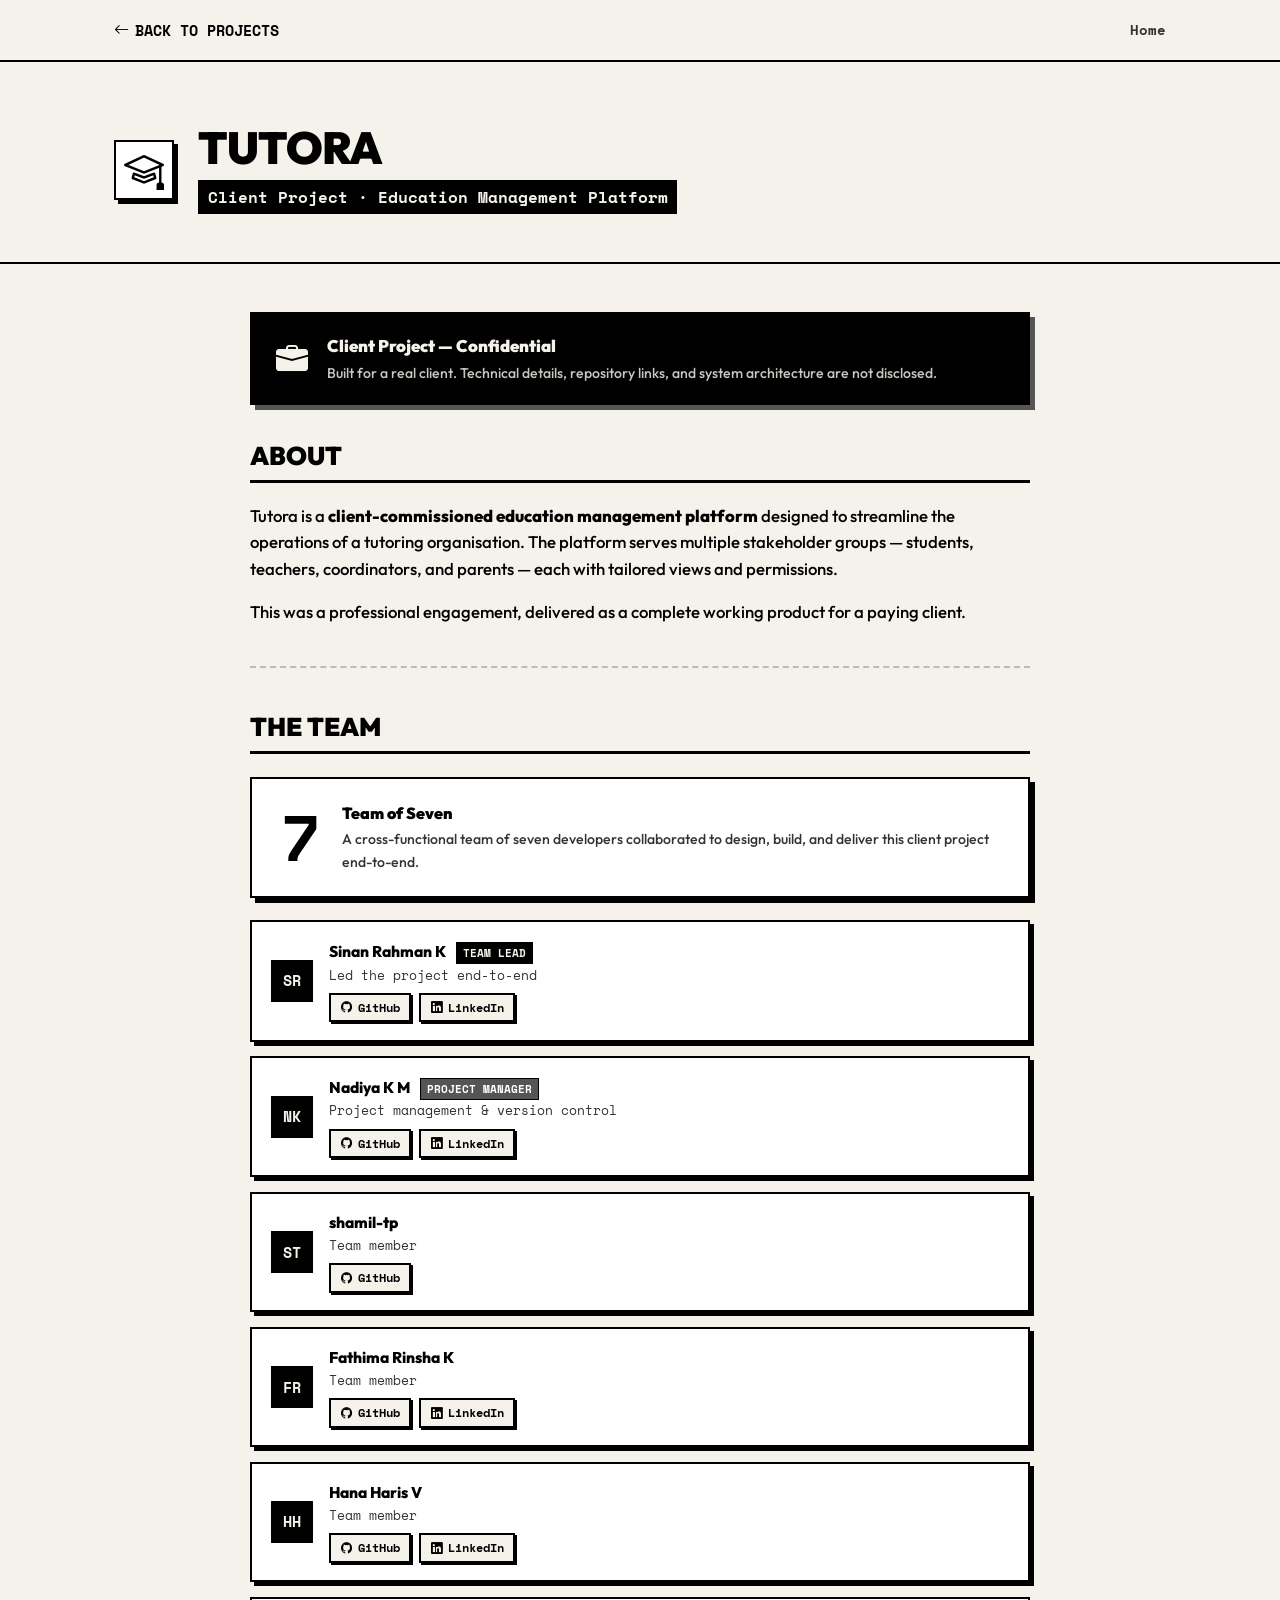
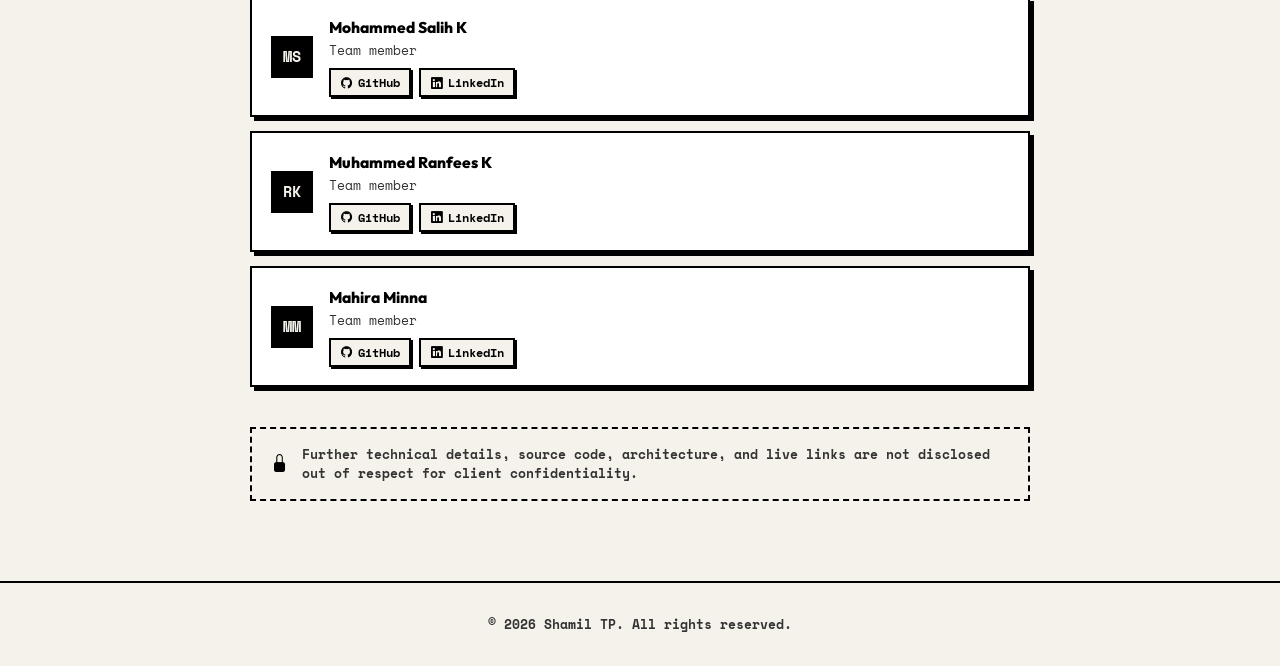
<file: tutora.html>
<!DOCTYPE html>
<html lang="en">
<head>
    <meta charset="UTF-8">
    <meta name="viewport" content="width=device-width, initial-scale=1.0">
    <title>Tutora | Shamil TP</title>
    <link rel="preconnect" href="https://fonts.googleapis.com">
    <link rel="preconnect" href="https://fonts.gstatic.com" crossorigin>
    <link href="https://fonts.googleapis.com/css2?family=Outfit:wght@300;400;500;600;700;900&family=Space+Mono:ital,wght@0,400;0,700;1,400;1,700&display=swap" rel="stylesheet">
    <link rel="stylesheet" href="https://cdn.jsdelivr.net/npm/bootstrap-icons@1.11.3/font/bootstrap-icons.min.css">
    <style>
        :root {
            --bg-color: #F5F2EB;
            --card-bg: #FFFFFF;
            --text-primary: #000000;
            --text-secondary: #333333;
            --border-color: #000000;
            --nav-bg: rgba(245, 242, 235, 0.95);
            --font-main: 'Outfit', 'Helvetica Neue', sans-serif;
            --font-mono: 'Space Mono', 'Fira Code', monospace;
            --transition: transform 0.2s cubic-bezier(0.16, 1, 0.3, 1), box-shadow 0.2s cubic-bezier(0.16, 1, 0.3, 1);
        }
        * { margin: 0; padding: 0; box-sizing: border-box; }
        body { background-color: var(--bg-color); color: var(--text-primary); font-family: var(--font-main); line-height: 1.5; font-size: 15px; }
        a { text-decoration: none; color: inherit; }
        .container { max-width: 1100px; margin: 0 auto; padding: 0 1.5rem; }

        .navbar { background: var(--nav-bg); border-bottom: 2px solid var(--border-color); position: sticky; top: 0; z-index: 100; backdrop-filter: blur(10px); }
        .nav-container { display: flex; justify-content: space-between; align-items: center; height: 60px; }
        .back-link { font-weight: 800; font-family: var(--font-mono); font-size: 0.95rem; color: var(--text-primary); display: flex; align-items: center; gap: 0.4rem; text-transform: uppercase; }
        .back-link:hover { text-decoration: underline; }
        .nav-links { display: flex; list-style: none; gap: 1.5rem; }
        .nav-links a { font-family: var(--font-mono); color: var(--text-secondary); font-size: 0.9rem; font-weight: 700; }
        .nav-links a:hover { color: var(--text-primary); text-decoration: underline; }

        .project-header { background: var(--bg-color); padding: 4rem 0 3rem 0; border-bottom: 2px solid var(--border-color); margin-bottom: 3rem; }
        .header-container { display: flex; align-items: center; gap: 1.5rem; }
        .header-icon { width: 60px; height: 60px; display: flex; align-items: center; justify-content: center; font-size: 2.5rem; border: 2px solid var(--border-color); background: var(--card-bg); box-shadow: 4px 4px 0px rgba(0,0,0,1); flex-shrink: 0; }
        .project-title { font-size: 2.8rem; font-weight: 900; margin-bottom: 0.3rem; letter-spacing: -1px; text-transform: uppercase; line-height: 1; }
        .project-subtitle { font-family: var(--font-mono); font-size: 1rem; font-weight: 700; background: var(--text-primary); color: var(--bg-color); display: inline-block; padding: 0.3rem 0.6rem; margin-top: 0.3rem; }

        .main-content { max-width: 780px; margin: 0 auto; padding-bottom: 5rem; }

        .content-section { margin-bottom: 2.5rem; }
        .section-heading { font-size: 1.6rem; font-weight: 900; margin-bottom: 1.2rem; border-bottom: 3px solid var(--border-color); padding-bottom: 0.3rem; text-transform: uppercase; }
        .section-divider { border: none; border-top: 2px dashed #bbb; margin: 2.5rem 0; }

        .prose p { margin-bottom: 1rem; font-size: 1.05rem; line-height: 1.6; font-weight: 500; }
        .prose p:last-child { margin-bottom: 0; }
        .prose strong { font-weight: 800; }

        /* Client badge */
        .client-banner { border: 2px solid var(--border-color); padding: 1.2rem 1.5rem; background: var(--text-primary); color: var(--bg-color); box-shadow: 5px 5px 0 #555; margin-bottom: 2rem; display: flex; align-items: center; gap: 1.2rem; }
        .client-icon { font-size: 2rem; flex-shrink: 0; }
        .client-text strong { font-weight: 900; font-size: 1.05rem; display: block; margin-bottom: 0.2rem; }
        .client-text span { font-size: 0.88rem; opacity: 0.82; font-weight: 500; }

        /* Team size highlight */
        .team-highlight { border: 2px solid var(--border-color); padding: 1.4rem 1.8rem; background: var(--card-bg); box-shadow: 5px 5px 0 #000; margin: 1.4rem 0; display: flex; align-items: center; gap: 1.4rem; }
        .team-num { font-family: var(--font-mono); font-size: 4rem; font-weight: 900; line-height: 1; flex-shrink: 0; }
        .team-desc strong { font-weight: 900; font-size: 1rem; display: block; margin-bottom: 0.2rem; }
        .team-desc span { font-size: 0.88rem; color: var(--text-secondary); font-weight: 500; }

        /* Collab cards */
        .collab-card { border: 2px solid var(--border-color); padding: 1.1rem 1.2rem; background: var(--card-bg); box-shadow: 4px 4px 0 #000; margin-bottom: 0.9rem; transition: var(--transition); display: flex; align-items: center; gap: 1rem; }
        .collab-card:hover { transform: translate(-2px,-2px); box-shadow: 6px 6px 0 #000; }
        .collab-card:last-child { margin-bottom: 0; }
        .collab-avatar { width: 42px; height: 42px; border: 2px solid #000; background: #000; color: #F5F2EB; display: flex; align-items: center; justify-content: center; font-family: var(--font-mono); font-weight: 900; font-size: 0.95rem; flex-shrink: 0; }
        .collab-info { flex: 1; }
        .collab-name { font-weight: 800; font-size: 0.97rem; }
        .collab-role { font-size: 0.8rem; color: var(--text-secondary); font-family: var(--font-mono); margin-top: 0.1rem; }
        .collab-links { display: flex; gap: 0.5rem; margin-top: 0.5rem; flex-wrap: wrap; }
        .collab-link { font-family: var(--font-mono); font-size: 0.72rem; font-weight: 700; border: 2px solid var(--border-color); padding: 0.25rem 0.6rem; background: var(--bg-color); box-shadow: 2px 2px 0 #000; transition: var(--transition); display: inline-flex; align-items: center; gap: 0.3rem; }
        .collab-link:hover { background: var(--text-primary); color: var(--bg-color); transform: translate(-1px,-1px); box-shadow: 3px 3px 0 #000; }

        /* Role badge */
        .role-badge { display: inline-block; font-family: var(--font-mono); font-size: 0.68rem; font-weight: 900; padding: 0.12rem 0.4rem; border: 1.5px solid var(--border-color); text-transform: uppercase; margin-left: 0.4rem; vertical-align: middle; }
        .role-badge.lead { background: var(--text-primary); color: var(--bg-color); }
        .role-badge.pm { background: #555; color: #fff; }

        /* Confidential note */
        .confidential { border: 2px dashed var(--border-color); padding: 1rem 1.2rem; background: var(--bg-color); margin-top: 2rem; display: flex; align-items: center; gap: 0.8rem; }
        .confidential p { font-family: var(--font-mono); font-size: 0.8rem; font-weight: 700; color: var(--text-secondary); line-height: 1.5; }

        .footer { border-top: 2px solid var(--border-color); padding: 2rem 0; text-align: center; color: var(--text-secondary); font-size: 0.8rem; font-family: var(--font-mono); font-weight: 700; }

        @media (max-width: 700px) {
            .header-container { flex-direction: column; align-items: center; text-align: center; gap: 1rem; }
            .team-highlight { flex-direction: column; text-align: center; gap: 0.8rem; }
            .team-num { font-size: 3rem; }
        }
    </style>
</head>
<body>

    <nav class="navbar">
        <div class="container nav-container">
            <a href="mycontributions.html" class="back-link"><i class="bi bi-arrow-left"></i> Back to Projects</a>
            <ul class="nav-links"><li><a href="index.html">Home</a></li></ul>
        </div>
    </nav>

    <header class="project-header">
        <div class="container header-container">
            <div class="header-icon"><i class="bi bi-mortarboard"></i></div>
            <div>
                <h1 class="project-title">Tutora</h1>
                <p class="project-subtitle">Client Project · Education Management Platform</p>
            </div>
        </div>
    </header>

    <main>
        <div class="container">
        <div class="main-content">

            <!-- Client banner -->
            <div class="client-banner">
                <div class="client-icon"><i class="bi bi-briefcase-fill"></i></div>
                <div class="client-text">
                    <strong>Client Project — Confidential</strong>
                    <span>Built for a real client. Technical details, repository links, and system architecture are not disclosed.</span>
                </div>
            </div>

            <!-- Overview -->
            <section class="content-section">
                <h2 class="section-heading">About</h2>
                <div class="prose">
                    <p>Tutora is a <strong>client-commissioned education management platform</strong> designed to streamline the operations of a tutoring organisation. The platform serves multiple stakeholder groups — students, teachers, coordinators, and parents — each with tailored views and permissions.</p>
                    <p>This was a professional engagement, delivered as a complete working product for a paying client.</p>
                </div>
            </section>

            <hr class="section-divider">

            <!-- Team -->
            <section class="content-section">
                <h2 class="section-heading">The Team</h2>

                <div class="team-highlight">
                    <div class="team-num">7</div>
                    <div class="team-desc">
                        <strong>Team of Seven</strong>
                        <span>A cross-functional team of seven developers collaborated to design, build, and deliver this client project end-to-end.</span>
                    </div>
                </div>

                <!-- Team lead -->
                <div class="collab-card">
                    <div class="collab-avatar">SR</div>
                    <div class="collab-info">
                        <div class="collab-name">Sinan Rahman K <span class="role-badge lead">Team Lead</span></div>
                        <div class="collab-role">Led the project end-to-end</div>
                        <div class="collab-links">
                            <a href="https://github.com/sinanrahman" target="_blank" class="collab-link"><i class="bi bi-github"></i> GitHub</a>
                            <a href="https://www.linkedin.com/in/sinan-k-rahman" target="_blank" class="collab-link"><i class="bi bi-linkedin"></i> LinkedIn</a>
                        </div>
                    </div>
                </div>

                <!-- Project manager -->
                <div class="collab-card">
                    <div class="collab-avatar">NK</div>
                    <div class="collab-info">
                        <div class="collab-name">Nadiya K M <span class="role-badge pm">Project Manager</span></div>
                        <div class="collab-role">Project management & version control</div>
                        <div class="collab-links">
                            <a href="https://github.com/nadiya-km" target="_blank" class="collab-link"><i class="bi bi-github"></i> GitHub</a>
                            <a href="https://www.linkedin.com/in/nadiya-km" target="_blank" class="collab-link"><i class="bi bi-linkedin"></i> LinkedIn</a>
                        </div>
                    </div>
                </div>

                <!-- Other members -->
                <div class="collab-card">
                    <div class="collab-avatar">ST</div>
                    <div class="collab-info">
                        <div class="collab-name">shamil-tp</div>
                        <div class="collab-role">Team member</div>
                        <div class="collab-links">
                            <a href="https://github.com/shamil-tp" target="_blank" class="collab-link"><i class="bi bi-github"></i> GitHub</a>
                        </div>
                    </div>
                </div>

                <div class="collab-card">
                    <div class="collab-avatar">FR</div>
                    <div class="collab-info">
                        <div class="collab-name">Fathima Rinsha K</div>
                        <div class="collab-role">Team member</div>
                        <div class="collab-links">
                            <a href="https://github.com/fathimarinshaak" target="_blank" class="collab-link"><i class="bi bi-github"></i> GitHub</a>
                            <a href="https://www.linkedin.com/in/fathimarinshaak" target="_blank" class="collab-link"><i class="bi bi-linkedin"></i> LinkedIn</a>
                        </div>
                    </div>
                </div>

                <div class="collab-card">
                    <div class="collab-avatar">HH</div>
                    <div class="collab-info">
                        <div class="collab-name">Hana Haris V</div>
                        <div class="collab-role">Team member</div>
                        <div class="collab-links">
                            <a href="https://github.com/Hana-Haris3" target="_blank" class="collab-link"><i class="bi bi-github"></i> GitHub</a>
                            <a href="https://www.linkedin.com/in/hanaharisv" target="_blank" class="collab-link"><i class="bi bi-linkedin"></i> LinkedIn</a>
                        </div>
                    </div>
                </div>

                <div class="collab-card">
                    <div class="collab-avatar">MS</div>
                    <div class="collab-info">
                        <div class="collab-name">Mohammed Salih K</div>
                        <div class="collab-role">Team member</div>
                        <div class="collab-links">
                            <a href="https://github.com/salih85" target="_blank" class="collab-link"><i class="bi bi-github"></i> GitHub</a>
                            <a href="https://www.linkedin.com/in/mohammed-salih-k" target="_blank" class="collab-link"><i class="bi bi-linkedin"></i> LinkedIn</a>
                        </div>
                    </div>
                </div>

                <div class="collab-card">
                    <div class="collab-avatar">RK</div>
                    <div class="collab-info">
                        <div class="collab-name">Muhammed Ranfees K</div>
                        <div class="collab-role">Team member</div>
                        <div class="collab-links">
                            <a href="https://github.com/Ranfees" target="_blank" class="collab-link"><i class="bi bi-github"></i> GitHub</a>
                            <a href="https://www.linkedin.com/in/muhammed-ranfees-k-158836348" target="_blank" class="collab-link"><i class="bi bi-linkedin"></i> LinkedIn</a>
                        </div>
                    </div>
                </div>

                <div class="collab-card">
                    <div class="collab-avatar">MM</div>
                    <div class="collab-info">
                        <div class="collab-name">Mahira Minna</div>
                        <div class="collab-role">Team member</div>
                        <div class="collab-links">
                            <a href="https://github.com/mahira3304" target="_blank" class="collab-link"><i class="bi bi-github"></i> GitHub</a>
                            <a href="https://www.linkedin.com/in/mahira-minna" target="_blank" class="collab-link"><i class="bi bi-linkedin"></i> LinkedIn</a>
                        </div>
                    </div>
                </div>

            </section>

            <!-- Confidential footer note -->
            <div class="confidential">
                <i class="bi bi-lock-fill" style="font-size:1.1rem;flex-shrink:0;"></i>
                <p>Further technical details, source code, architecture, and live links are not disclosed out of respect for client confidentiality.</p>
            </div>

        </div>
        </div>
    </main>

    <footer class="footer">
        <div class="container">
            <p>&copy; 2026 Shamil TP. All rights reserved.</p>
        </div>
    </footer>

</body>
</html>
</file>
